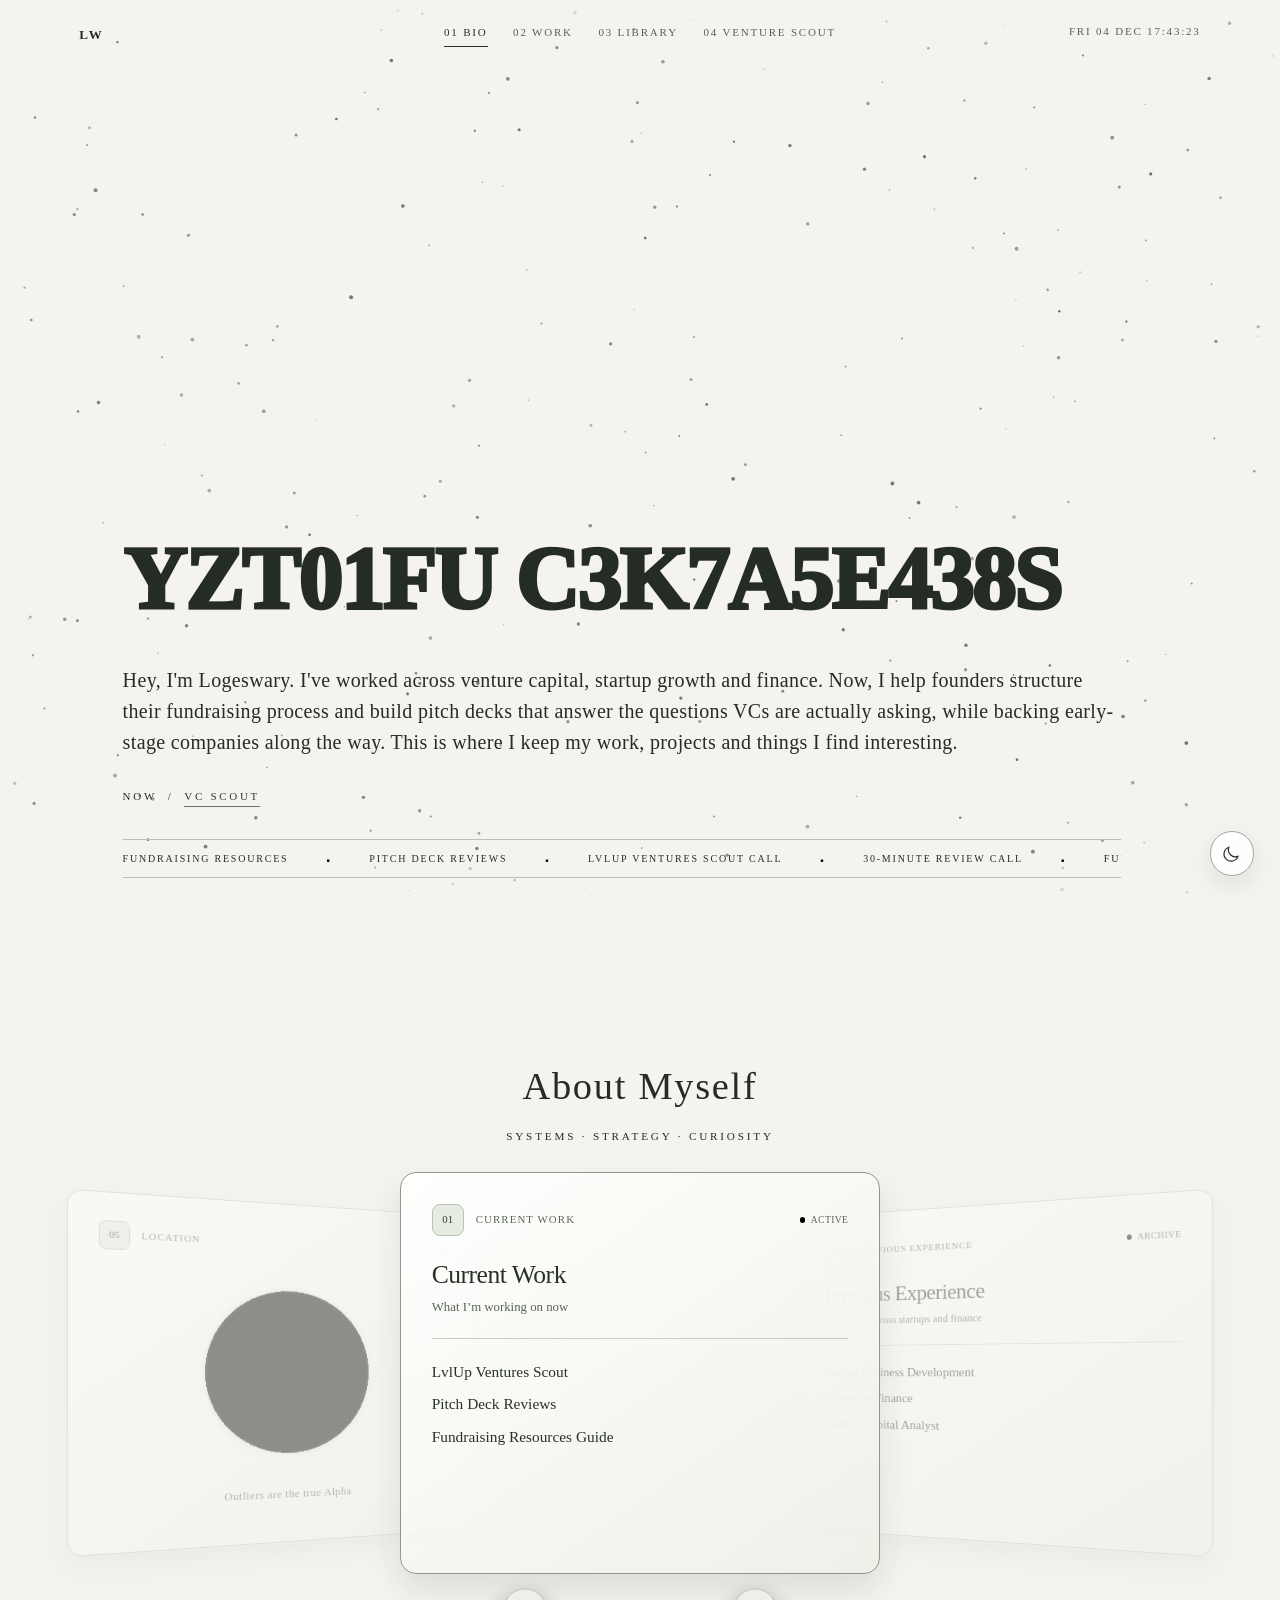
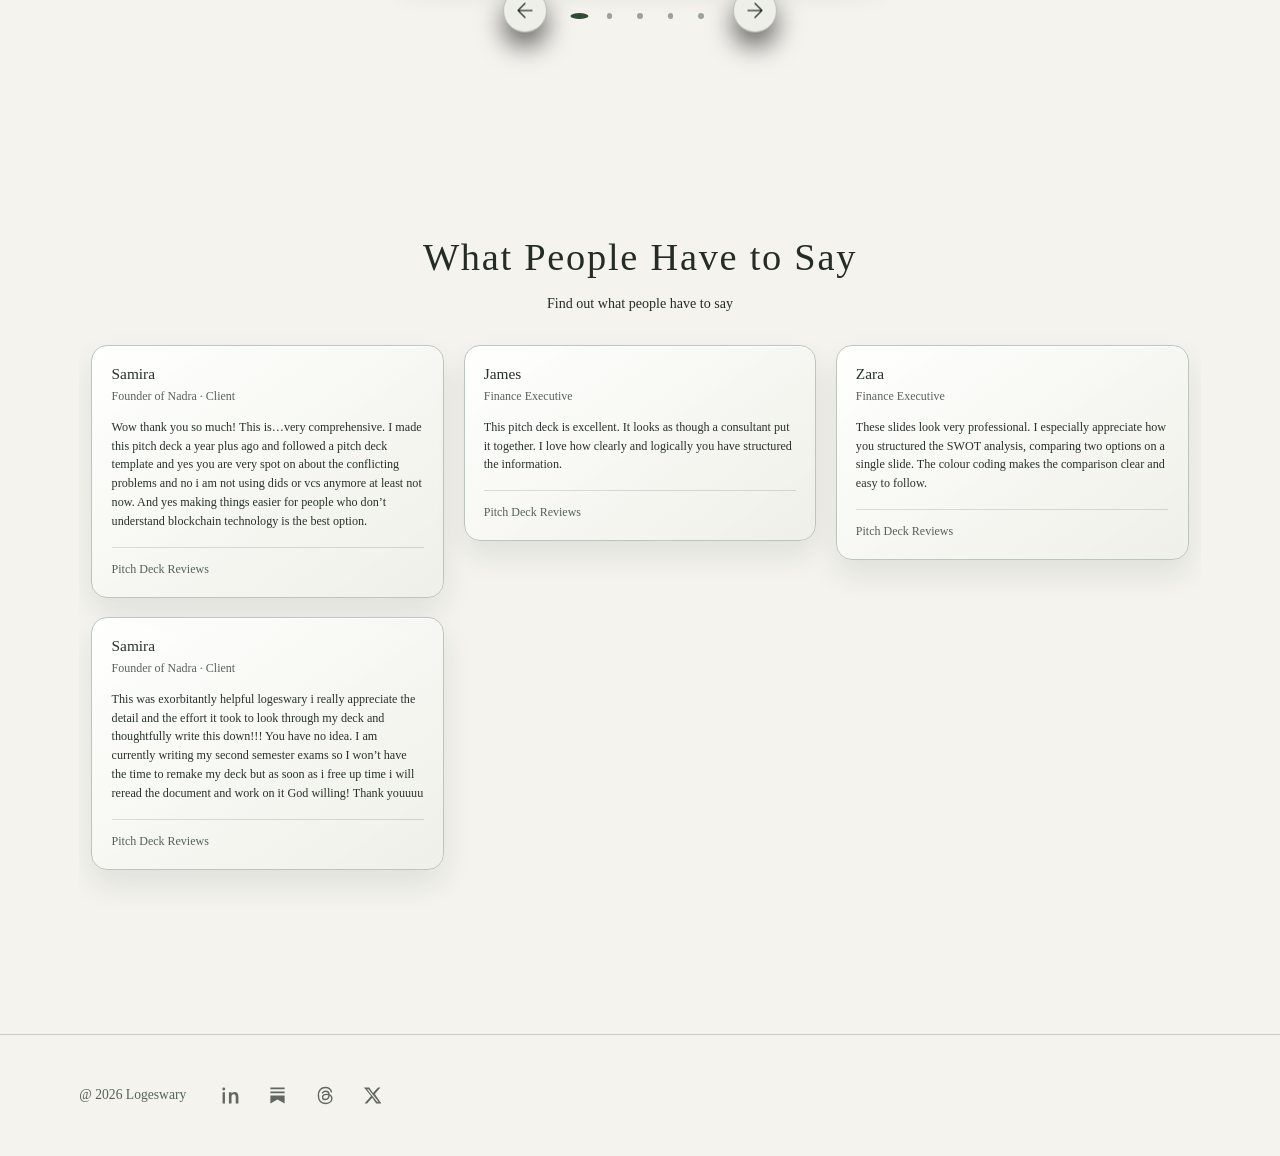
<file: index.html>
<!doctype html>
<html lang="en">
<head>
<meta charset="utf-8">
<meta name="viewport" content="width=device-width, initial-scale=1">
<title>Logeswary — Personal Website</title>
<link rel="icon" type="image/png" sizes="48x48" href="/favicon.png?v=2">
<link rel="stylesheet" href="assets/css/index-base.css">


















<noscript><style>.pixel-tiles{display:none}</style></noscript>
<noscript><style>.about-tick{opacity:1}</style></noscript>
<noscript><style>.coverflow-quote{opacity:1;transform:none}.coverflow-stage{height:auto;display:grid;gap:1rem}.coverflow-card{position:relative;left:auto;width:100%;height:auto;opacity:1;transform:none;pointer-events:auto;filter:none}.coverflow-controls{display:none}</style></noscript>
<link rel="stylesheet" href="assets/css/site-refinements.css">
<link rel="stylesheet" href="assets/css/testimonials.css"><link rel="stylesheet" href="assets/css/themes.css"><script src="assets/js/themes.js"></script><link rel="stylesheet" href="assets/css/navigation.css">
<script src="assets/js/navigation.js" defer></script>
<link rel="stylesheet" href="assets/css/refinements-v64.css">
<link rel="stylesheet" href="assets/css/footer.css">
<link rel="stylesheet" href="assets/css/ticker-loop.css">
<script src="assets/js/ticker-loop.js" defer></script>
</head>
<body class="site-root"><div class="site-background" aria-hidden="true"><canvas class="site-particles" aria-hidden="true"></canvas></div><div class="site-content"><button type="button" class="theme-toggle" aria-label="Switch to light mode" aria-pressed="false"><svg class="theme-sun" viewBox="0 0 24 24" fill="none" stroke="currentColor" stroke-width="1.5" aria-hidden="true"><circle cx="12" cy="12" r="4"/><path d="M12 2v2m0 16v2M2 12h2m16 0h2M5 5l1.5 1.5m11 11L19 19M5 19l1.5-1.5m11-11L19 5"/></svg><svg class="theme-moon" viewBox="0 0 24 24" fill="none" stroke="currentColor" stroke-width="1.5" aria-hidden="true"><path d="M20 15.5A9 9 0 0 1 8.5 4 9 9 0 1 0 20 15.5Z"/></svg></button>
<header class="site-header"><a class="brand-flip" id="brandFlip" href="index.html" aria-label="Home">
    <span class="brand-face brand-lw">LW</span>
  </a><nav class="editorial-nav" id="primaryNav" aria-label="Primary"><ul><li><a href="index.html">01 BIO</a></li><li><a href="work.html">02 WORK</a></li><li><a href="library.html">03 LIBRARY</a></li><li><a href="venture-scout.html">04 VENTURE SCOUT</a></li></ul><span class="nav-underline" aria-hidden="true"></span></nav><div class="top"><span id="clock"></span></div><button class="menu-control" type="button" aria-controls="primaryNav" aria-expanded="false">MENU</button></header><section class="hero">
  
  

  


<div class="meta" aria-hidden="true"></div>
  <div class="hero-copy-stack">
  <div class="welcome-card"><h1 class="welcome-flip" id="welcomeFlip">VENTURE SCOUT</h1></div>

  <p class="desc">Hey, I'm Logeswary. I've worked across venture capital, startup growth and finance. Now, I help founders structure their fundraising process and build pitch decks that answer the questions VCs are actually asking, while backing early-stage companies along the way. This is where I keep my work, projects and things I find interesting.</p>

  <div class="now">Now&nbsp; / &nbsp;<strong id="focus" class="dia-reveal">Writing In Public</strong></div>

  

  <div class="ticker-wrap">
    <div class="ticker">
      <span>FUNDRAISING RESOURCES</span>
      <span>PITCH DECK REVIEWS</span>
      <span>LVLUP VENTURES SCOUT CALL</span>
      <span>30-MINUTE REVIEW CALL</span>
      <span>FUNDRAISING RESOURCES</span>
      <span>PITCH DECK REVIEWS</span>
      <span>LVLUP VENTURES SCOUT CALL</span>
      <span>30-MINUTE REVIEW CALL</span>
    </div>
  </div>
  </div>
</section>

<section id="bio" class="about-coverflow" aria-label="About me"><header class="coverflow-quote"><p>About Myself</p><cite>SYSTEMS · STRATEGY · CURIOSITY</cite></header><div role="region" aria-roledescription="carousel" aria-label="About me cards"><p id="coverflow-help" class="coverflow-sr">Use arrow keys, buttons or swipe to browse.</p><div class="coverflow-stage" tabindex="0" aria-describedby="coverflow-help"><article class="coverflow-card is-active" role="group" aria-roledescription="slide" aria-label="1 of 5: Current Work" aria-hidden="false" data-card="0"><div class="coverflow-card-inner"><div class="coverflow-header"><span class="coverflow-number">01</span><span class="coverflow-label">Current Work</span><span class="coverflow-status is-live">active</span></div><h3>Current Work</h3><p class="coverflow-subtitle">What I’m working on now</p><hr class="coverflow-divider"><div class="coverflow-content"><ul><li>LvlUp Ventures Scout</li><li>Pitch Deck Reviews</li><li>Fundraising Resources Guide</li></ul></div></div></article><article class="coverflow-card is-right" role="group" aria-roledescription="slide" aria-label="2 of 5: Previous Experience" aria-hidden="true" data-card="1"><div class="coverflow-card-inner"><div class="coverflow-header"><span class="coverflow-number">02</span><span class="coverflow-label">Previous Experience</span><span class="coverflow-status ">archive</span></div><h3>Previous Experience</h3><p class="coverflow-subtitle">Experience across startups and finance</p><hr class="coverflow-divider"><div class="coverflow-content"><ul><li>Startup Business Development</li><li>Corporate Finance</li><li>Venture Capital Analyst</li></ul></div></div></article><article class="coverflow-card " role="group" aria-roledescription="slide" aria-label="3 of 5: Systems" aria-hidden="true" data-card="2"><div class="coverflow-card-inner"><div class="coverflow-header"><span class="coverflow-number">03</span><span class="coverflow-label">Systems</span><span class="coverflow-status ">mindset</span></div><h3>Systems</h3><p class="coverflow-subtitle">How I approach companies and work</p><hr class="coverflow-divider"><div class="coverflow-content"><p>I grew up playing strategy games and became slightly obsessed with understanding how individual decisions affect everything around them.</p><p>That way of thinking followed me into startups and investing. I naturally break things into moving parts, look for what drives the outcome and question what happens when one assumption changes.</p></div></div></article><article class="coverflow-card" role="group" aria-roledescription="slide" aria-label="4 of 5: After Hours" aria-hidden="true" data-card="3"><div class="coverflow-card-inner"><div class="coverflow-header"><span class="coverflow-number">04</span><span class="coverflow-label">After Hours</span><span class="coverflow-status ">personal</span></div><h3>After Hours</h3><p class="coverflow-subtitle">Curiosity beyond work</p><hr class="coverflow-divider"><div class="coverflow-content"><ul><li>Exploring new places</li><li>Building vibe coded projects</li><li><a href="https://usescalinginsights.com" target="_blank" rel="noopener noreferrer" tabindex="-1">Writing at Scaling Insights<span class="coverflow-sr"> (opens in a new tab)</span></a></li></ul></div></div></article><article class="coverflow-card is-left globe-card" role="group" aria-roledescription="slide" aria-label="5 of 5: Location" aria-hidden="true" data-card="4"><div class="coverflow-card-inner globe-card-inner"><div class="coverflow-header"><span class="coverflow-number">05</span><span class="coverflow-label">Location</span><span class="coverflow-status location-now">Now</span></div><div class="carousel-globe" aria-hidden="true"><canvas aria-hidden="true" tabindex="-1"></canvas></div><p class="location-caption">Outliers are the true Alpha</p></div></article></div><nav class="coverflow-controls" aria-label="Carousel controls"><button type="button" class="coverflow-arrow" data-prev aria-label="Previous card"><svg viewBox="0 0 24 24" width="24" height="24" fill="none" stroke="currentColor" stroke-width="1.25" stroke-linecap="round" stroke-linejoin="round" aria-hidden="true"><path d="M19 12H5m7-7-7 7 7 7"/></svg></button><div class="coverflow-dots"><button type="button" class="coverflow-dot" data-index="0" aria-label="Show Current Work, 1 of 5" aria-current="true"></button><button type="button" class="coverflow-dot" data-index="1" aria-label="Show Previous Experience, 2 of 5" ></button><button type="button" class="coverflow-dot" data-index="2" aria-label="Show Systems, 3 of 5" ></button><button type="button" class="coverflow-dot" data-index="3" aria-label="Show After Hours, 4 of 5" ></button><button type="button" class="coverflow-dot" data-index="4" aria-label="Show Location, 5 of 5"></button></div><button type="button" class="coverflow-arrow" data-next aria-label="Next card"><svg viewBox="0 0 24 24" width="24" height="24" fill="none" stroke="currentColor" stroke-width="1.25" stroke-linecap="round" stroke-linejoin="round" aria-hidden="true"><path d="M5 12h14m-7-7 7 7-7 7"/></svg></button></nav><p class="coverflow-sr" aria-live="polite" aria-atomic="true" data-announcement></p></div></section>

<section class="testimonials-section" id="testimonials" aria-labelledby="testimonials-title"><header class="testimonials-heading"><h2 id="testimonials-title">What People Have to Say</h2><p>Find out what people have to say</p></header><div class="testimonials-scroll" tabindex="0" role="region" aria-label="Testimonials" aria-describedby="testimonials-hint"><div class="testimonials-batch"><article class="testimonial-card"><h3>Samira</h3><p class="testimonial-role">Founder of Nadra · Client</p><blockquote><p>Wow thank you so much! This is…very comprehensive. I made this pitch deck a year plus ago and followed a pitch deck template and yes you are very spot on about the conflicting problems and no i am not using dids or vcs anymore at least not now. And yes making things easier for people who don’t understand blockchain technology is the best option.</p></blockquote><p class="testimonial-service">Pitch Deck Reviews</p></article><article class="testimonial-card"><h3>James</h3><p class="testimonial-role">Finance Executive</p><blockquote><p>This pitch deck is excellent. It looks as though a consultant put it together. I love how clearly and logically you have structured the information.</p></blockquote><p class="testimonial-service">Pitch Deck Reviews</p></article><article class="testimonial-card"><h3>Zara</h3><p class="testimonial-role">Finance Executive</p><blockquote><p>These slides look very professional. I especially appreciate how you structured the SWOT analysis, comparing two options on a single slide. The colour coding makes the comparison clear and easy to follow.</p></blockquote><p class="testimonial-service">Pitch Deck Reviews</p></article><article class="testimonial-card"><h3>Samira</h3><p class="testimonial-role">Founder of Nadra · Client</p><blockquote><p>This was exorbitantly helpful logeswary i really appreciate the detail and the effort it took to look through my deck and thoughtfully write this down!!! You have no idea. I am currently writing my second semester exams so I won’t have the time to remake my deck but as soon as i free up time i will reread the document and work on it God willing! Thank youuuu</p></blockquote><p class="testimonial-service">Pitch Deck Reviews</p></article></div></div><div class="testimonials-foot"><span class="coverflow-sr" id="testimonials-hint">Scroll within the cards to see more testimonials.</span></div></section>
<!-- Shared compact footer -->
<footer class="site-footer compact-footer" id="contact">
 <div class="footer-inner compact-footer-row">
  <span class="footer-copyright">@ 2026 Logeswary</span>
  <nav class="socials" aria-label="Social links"><a href="https://www.linkedin.com/in/logeswary/" target="_blank" rel="noopener noreferrer" aria-label="LinkedIn"><svg viewBox="0 0 24 24" aria-hidden="true" focusable="false"><path d="M5 8H2v14h3V8ZM3.5 2a1.8 1.8 0 1 0 0 3.6 1.8 1.8 0 0 0 0-3.6ZM22 13.5c0-4-2.1-5.8-4.9-5.8-2.2 0-3.2 1.2-3.8 2V8H10v14h3.3v-7.8c0-2.1.4-3.8 2.8-3.8 2.3 0 2.5 2.1 2.5 3.9V22H22v-8.5Z"/></svg></a>
<a href="https://substack.com/@logeswary" target="_blank" rel="noopener noreferrer" aria-label="Substack"><svg viewBox="0 0 24 24" aria-hidden="true" focusable="false"><path d="M3 2h18v2H3zm0 5h18v2H3zm0 5h18v10l-9-5-9 5Z"/></svg></a>
<a href="https://www.threads.com/" target="_blank" rel="noopener noreferrer" aria-label="Threads"><svg viewBox="0 0 24 24" aria-hidden="true" focusable="false"><path d="M19.5 7.3C18.4 3.7 15.8 2 12 2 6 2 3 5.7 3 12s3 10 9 10c4.7 0 8-2.6 8-6.2 0-3.2-2.7-5.2-6.7-5.2-3 0-5 1.5-5 3.5 0 1.8 1.5 3 3.4 3 3.2 0 4.8-2.6 4.8-6 0-3-1.5-4.5-4.2-4.5-1.8 0-3.1.6-4.1 1.9" fill="none" stroke="currentColor" stroke-width="1.8" stroke-linecap="round"/></svg></a>
<a href="https://x.com/logeswaryX" target="_blank" rel="noopener noreferrer" aria-label="X"><svg viewBox="0 0 24 24" aria-hidden="true" focusable="false"><path d="M18.9 2H22l-7.1 8.1L23.2 22h-6.5l-5.1-7.3L5.2 22H2l8.2-9.4L1.2 2h6.7l4.7 6.7L18.9 2ZM17.8 20h1.8L6.9 4H5.1l12.7 16Z"/></svg></a></nav>
 </div>
</footer>

<script>
const focuses=["Writing In Public","VC Scout","Startup Fundraising","Reviewing Pitch Decks"];
let fi=0;
setInterval(()=>{const f=document.getElementById("focus");fi=(fi+1)%focuses.length;f.textContent=focuses[fi];f.classList.remove("sweep");void f.offsetWidth;f.classList.add("sweep")},2600);

function tick(){
 const d=new Date(),days=["SUN","MON","TUE","WED","THU","FRI","SAT"],mons=["JAN","FEB","MAR","APR","MAY","JUN","JUL","AUG","SEP","OCT","NOV","DEC"],p=n=>String(n).padStart(2,"0");
 document.getElementById("clock").textContent=`${days[d.getDay()]} ${p(d.getDate())} ${mons[d.getMonth()]} ${p(d.getHours())}:${p(d.getMinutes())}:${p(d.getSeconds())}`;
}
tick(); setInterval(tick,1000);

// Availability rotation removed; the existing clock remains unchanged.

const welcomeWords=["Venture Scout","Startup Fundraising","Pitch Deck Reviews"]; let wi=0;
const hyperChars="ABCDEFGHIJKLMNOPQRSTUVWXYZ0123456789";
function hyperReveal(el,target,duration=620){
 const start=performance.now();
 function frame(now){
  const progress=Math.min(1,(now-start)/duration);
  const settled=Math.floor(progress*target.length);
  let out="";
  for(let i=0;i<target.length;i++){
   const ch=target[i];
   if(ch===" "){out+=" ";continue}
   out+=i<settled?ch:hyperChars[Math.floor(Math.random()*hyperChars.length)];
  }
  el.textContent=out;
  if(progress<1) requestAnimationFrame(frame); else el.textContent=target;
 }
 requestAnimationFrame(frame);
}
const welcomeEl=document.getElementById("welcomeFlip");
hyperReveal(welcomeEl,welcomeWords[0],700);
setInterval(()=>{wi=(wi+1)%welcomeWords.length;hyperReveal(welcomeEl,welcomeWords[wi],700)},2600);
welcomeEl.addEventListener("mouseenter",()=>hyperReveal(welcomeEl,welcomeWords[wi],520));



// Primary navigation is managed by assets/js/navigation.js.

</script>
<script src="assets/js/about-carousel.js"></script>
</div><script src="assets/js/cobe-local.js" defer></script><script src="assets/js/globe.js" defer></script><script src="assets/js/particles.js" defer></script></body>
</html>
</file>
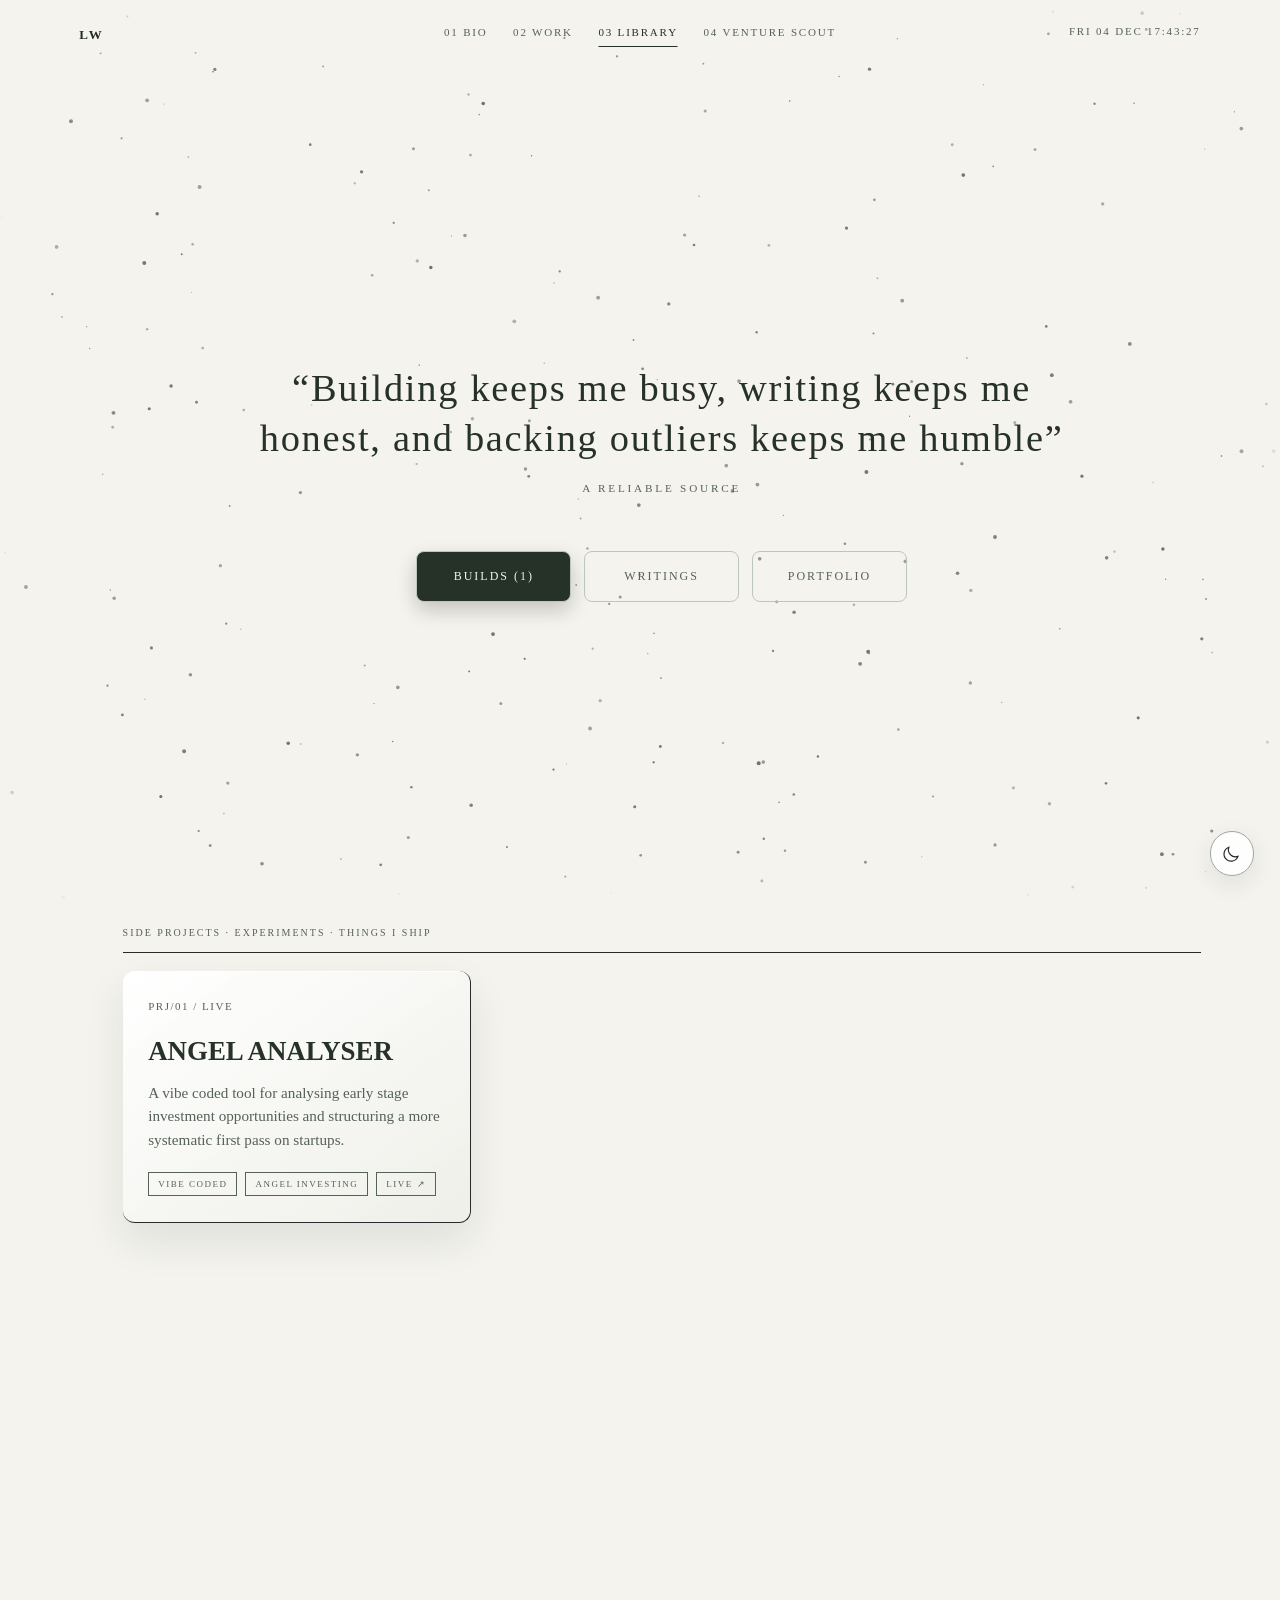
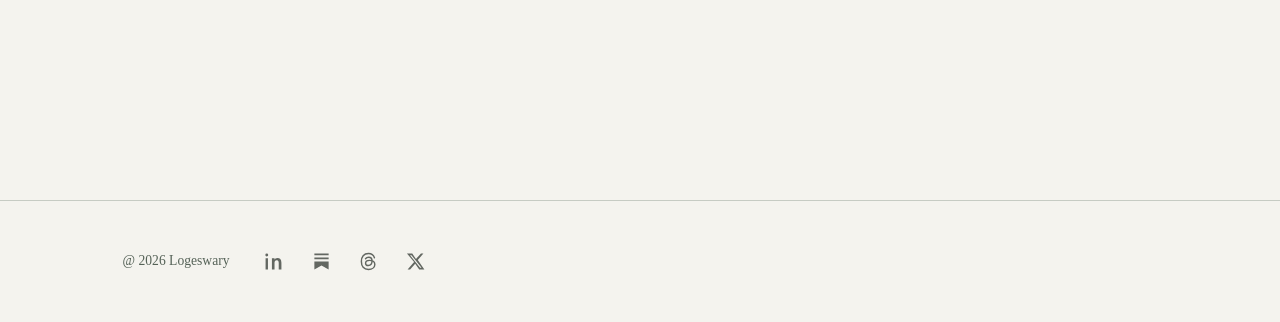
<file: library.html>
<!doctype html><html lang="en"><head><link rel="icon" type="image/png" sizes="48x48" href="/favicon.png?v=2"><meta charset="utf-8"><meta name="viewport" content="width=device-width,initial-scale=1"><title>Library — Logeswary</title><link rel="stylesheet" href="assets/css/library-base.css">


























<link rel="stylesheet" href="assets/css/site-refinements.css">
<link rel="stylesheet" href="assets/css/themes.css"><script src="assets/js/themes.js"></script><link rel="stylesheet" href="assets/css/library.css"><link rel="stylesheet" href="assets/css/navigation.css">
<script src="assets/js/navigation.js" defer></script>
<link rel="stylesheet" href="assets/css/work-layout.css">
<link rel="stylesheet" href="assets/css/refinements-v64.css">
<link rel="stylesheet" href="assets/css/library-spacing.css">
<link rel="stylesheet" href="assets/css/footer.css">
<link rel="stylesheet" href="assets/css/creative-refinements.css">
</head><body class="site-root destination-page"><div class="site-background" aria-hidden="true"><canvas class="site-particles" aria-hidden="true"></canvas></div><div class="site-content"><button type="button" class="theme-toggle" aria-label="Switch to light mode" aria-pressed="false"><svg class="theme-sun" viewBox="0 0 24 24" fill="none" stroke="currentColor" stroke-width="1.5" aria-hidden="true"><circle cx="12" cy="12" r="4"/><path d="M12 2v2m0 16v2M2 12h2m16 0h2M5 5l1.5 1.5m11 11L19 19M5 19l1.5-1.5m11-11L19 5"/></svg><svg class="theme-moon" viewBox="0 0 24 24" fill="none" stroke="currentColor" stroke-width="1.5" aria-hidden="true"><path d="M20 15.5A9 9 0 0 1 8.5 4 9 9 0 1 0 20 15.5Z"/></svg></button>
<header class="site-header"><a class="brand-flip" id="brandFlip" href="index.html" aria-label="Home">
    <span class="brand-face brand-lw">LW</span>
  </a><nav class="editorial-nav" id="primaryNav" aria-label="Primary"><ul><li><a href="index.html">01 BIO</a></li><li><a href="work.html">02 WORK</a></li><li><a href="library.html">03 LIBRARY</a></li><li><a href="venture-scout.html">04 VENTURE SCOUT</a></li></ul><span class="nav-underline" aria-hidden="true"></span></nav><div class="top"><span id="clock"></span></div><button class="menu-control" type="button" aria-controls="primaryNav" aria-expanded="false">MENU</button></header>
<section class="library-page" id="library"><div class="library-shell">
<section class="library-intro-hero" aria-labelledby="library-intro-title"><header class="library-quote"><h2 class="library-hero-title" id="library-intro-title">“Building keeps me busy, writing keeps me honest, and backing outliers keeps me humble”</h2><p>a reliable source</p></header>
<nav class="lib-tabs" aria-label="Library sections"><button class="lib-tab active" data-panel="builds">BUILDS (1)</button><button class="lib-tab" data-panel="writing">WRITINGS</button><button class="lib-tab" data-panel="portfolio">PORTFOLIO</button></nav>
</section>
<div class="library-results" aria-label="Library results">
<section class="panel active" id="builds"><div class="wire">SIDE PROJECTS · EXPERIMENTS · THINGS I SHIP</div><div class="project-grid"><a class="project" href="https://angel-analyser.lovable.app/" target="_blank" rel="noopener"><small>PRJ/01 / LIVE</small><h3>ANGEL ANALYSER</h3><p>A vibe coded tool for analysing early stage investment opportunities and structuring a more systematic first pass on startups.</p><div class="tags"><span class="tag">Vibe Coded</span><span class="tag">Angel Investing</span><span class="tag">Live ↗</span></div></a></div></section>
<section class="panel" id="writing"><div class="wire">WRITING ARCHIVE</div><div class="rows" id="writingRows"></div><p class="writing-update" id="writingUpdate" role="status"></p></section>

<section class="panel" id="portfolio"></section>
</div>
</div></section>
<dialog class="portfolio-dialog retro-access" id="portfolioDialog" aria-labelledby="accessTitle" aria-describedby="accessDescription"><div class="access-window-bar"><button type="button" class="access-close" aria-label="Close popup">×</button></div><div class="access-window-content"><div class="access-retro-grid" aria-hidden="true"><div class="access-retro-plane"></div></div><div class="access-runway" aria-hidden="true"><div class="block-runner">
<svg class="runner-body" viewBox="0 0 120 156" focusable="false" aria-hidden="true">
<ellipse class="runner-ground" cx="60" cy="146" rx="32" ry="5"/>
<g class="runner-arm runner-arm-back"><path class="block-side" d="m36 59 9-4 12 33-9 5Z"/><path class="block-mid" d="m25 64 11-5 12 34-11 5Z"/></g>
<g class="runner-leg runner-leg-back"><path class="block-dark" d="M58 94h18v38H58z"/><path class="block-side" d="m76 94 7-5v39l-7 4Z"/><path class="block-dark" d="M58 126h26v14H58z"/></g>
<g class="runner-leg runner-leg-front"><path class="block-mid" d="M41 94h18v38H41z"/><path class="block-side" d="m59 94 7-5v39l-7 4Z"/><path class="block-dark" d="M41 127h29v14H41z"/></g>
<path class="block-light" d="m35 53 39-5 8 43-39 6Z"/><path class="block-side" d="m74 48 10-7 8 43-10 7Z"/><path class="block-mid" d="m35 53 10-7 39-5-10 7Z"/>
<path class="block-dark" d="m48 68 12-2 2 12-12 2Z"/>
<g class="runner-head"><path class="block-light" d="M42 20h29v31H42z"/><path class="block-mid" d="m42 20 8-7h29l-8 7Z"/><path class="block-side" d="m71 20 8-7v31l-8 7Z"/><path class="runner-face" d="M50 31v3m12-3v3m-12 8q6 4 12 0"/></g>
<g class="runner-arm runner-arm-front"><path class="block-mid" d="m72 55 13 3-7 37-13-3Z"/><path class="block-light" d="m78 95-13-3-2 13 13 3Z"/><path class="block-side" d="m85 58 7-6-7 37-7 6Z"/></g>
</svg></div></div><h3 id="accessTitle" class="comic-access"><span>ACCESS</span><span>DENIED</span></h3><p id="accessDescription">You have wandered somewhere you should not be. I admire the curiosity</p></div></dialog>

<!-- Shared compact footer -->
<footer class="site-footer compact-footer" id="contact">
 <div class="footer-inner compact-footer-row">
  <span class="footer-copyright">@ 2026 Logeswary</span>
  <nav class="socials" aria-label="Social links"><a href="https://www.linkedin.com/in/logeswary/" target="_blank" rel="noopener noreferrer" aria-label="LinkedIn"><svg viewBox="0 0 24 24" aria-hidden="true" focusable="false"><path d="M5 8H2v14h3V8ZM3.5 2a1.8 1.8 0 1 0 0 3.6 1.8 1.8 0 0 0 0-3.6ZM22 13.5c0-4-2.1-5.8-4.9-5.8-2.2 0-3.2 1.2-3.8 2V8H10v14h3.3v-7.8c0-2.1.4-3.8 2.8-3.8 2.3 0 2.5 2.1 2.5 3.9V22H22v-8.5Z"/></svg></a>
<a href="https://substack.com/@logeswary" target="_blank" rel="noopener noreferrer" aria-label="Substack"><svg viewBox="0 0 24 24" aria-hidden="true" focusable="false"><path d="M3 2h18v2H3zm0 5h18v2H3zm0 5h18v10l-9-5-9 5Z"/></svg></a>
<a href="https://www.threads.com/" target="_blank" rel="noopener noreferrer" aria-label="Threads"><svg viewBox="0 0 24 24" aria-hidden="true" focusable="false"><path d="M19.5 7.3C18.4 3.7 15.8 2 12 2 6 2 3 5.7 3 12s3 10 9 10c4.7 0 8-2.6 8-6.2 0-3.2-2.7-5.2-6.7-5.2-3 0-5 1.5-5 3.5 0 1.8 1.5 3 3.4 3 3.2 0 4.8-2.6 4.8-6 0-3-1.5-4.5-4.2-4.5-1.8 0-3.1.6-4.1 1.9" fill="none" stroke="currentColor" stroke-width="1.8" stroke-linecap="round"/></svg></a>
<a href="https://x.com/logeswaryX" target="_blank" rel="noopener noreferrer" aria-label="X"><svg viewBox="0 0 24 24" aria-hidden="true" focusable="false"><path d="M18.9 2H22l-7.1 8.1L23.2 22h-6.5l-5.1-7.3L5.2 22H2l8.2-9.4L1.2 2h6.7l4.7 6.7L18.9 2ZM17.8 20h1.8L6.9 4H5.1l12.7 16Z"/></svg></a></nav>
 </div>
</footer>


<script>
function tick(){
 const d=new Date(),days=["SUN","MON","TUE","WED","THU","FRI","SAT"],mons=["JAN","FEB","MAR","APR","MAY","JUN","JUL","AUG","SEP","OCT","NOV","DEC"],p=n=>String(n).padStart(2,"0");
 document.getElementById("clock").textContent=`${days[d.getDay()]} ${p(d.getDate())} ${mons[d.getMonth()]} ${p(d.getHours())}:${p(d.getMinutes())}:${p(d.getSeconds())}`;
}
tick(); setInterval(tick,1000);

// Availability rotation removed; the existing clock remains unchanged.

// Primary navigation is managed by assets/js/navigation.js.

</script>

</div><script src="assets/js/particles.js" defer></script><script src="assets/js/writings-data.js"></script><script src="assets/js/library.js"></script></body></html>
</file>
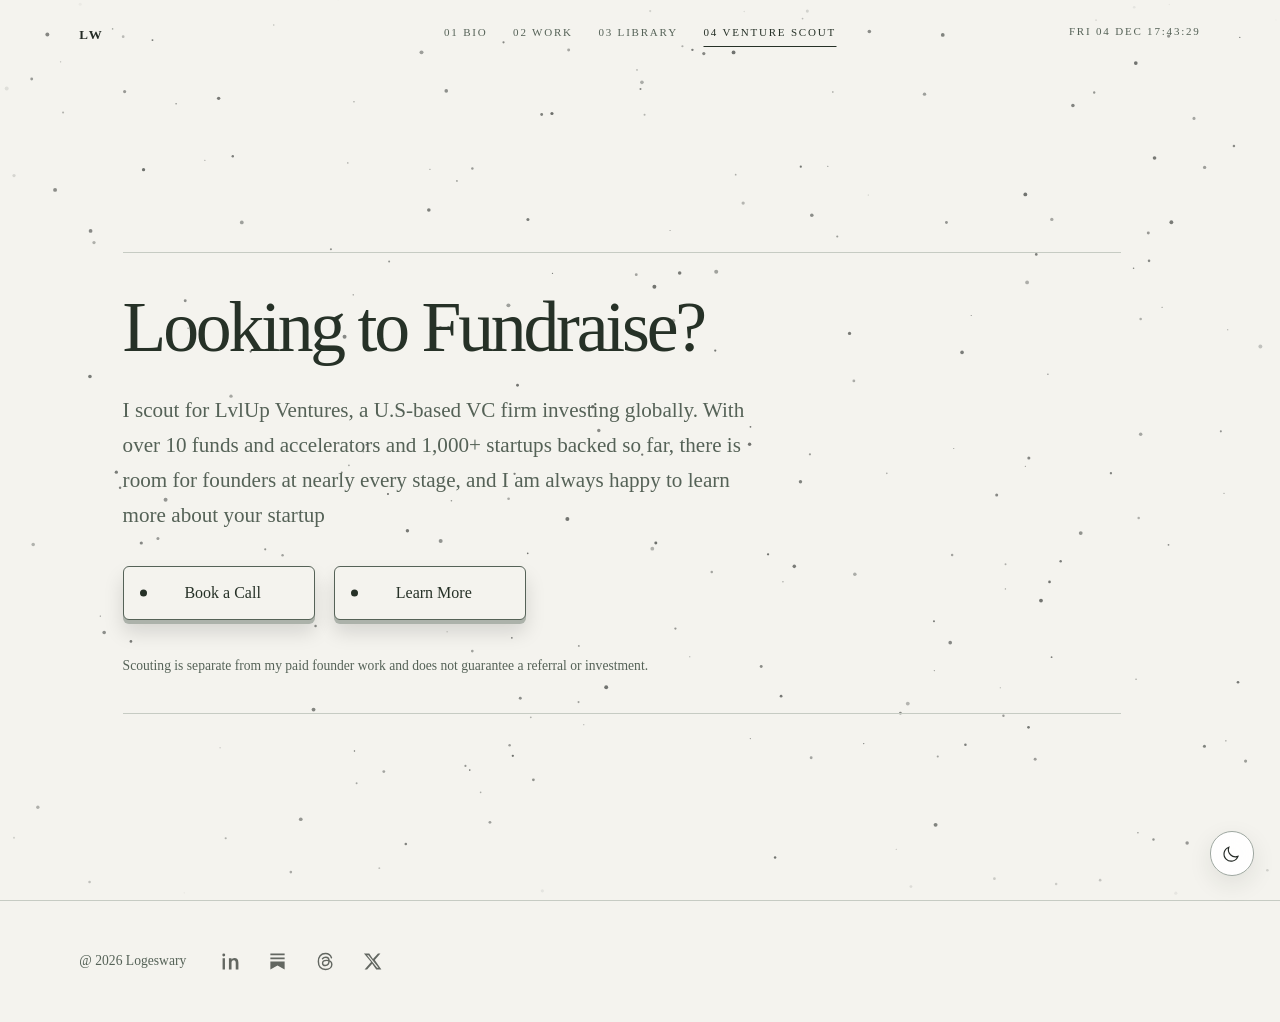
<file: venture-scout.html>
<!doctype html>
<html lang="en">
<head>
<meta charset="utf-8">
<meta name="viewport" content="width=device-width, initial-scale=1">
<title>Venture Scout — Logeswary</title>
<link rel="icon" type="image/png" sizes="48x48" href="/favicon.png?v=2">
<link rel="stylesheet" href="assets/css/venture-scout-base.css">



























<link rel="stylesheet" href="assets/css/site-refinements.css">
<link rel="stylesheet" href="assets/css/themes.css"><script src="assets/js/themes.js"></script><link rel="stylesheet" href="assets/css/work-layout.css">
<link rel="stylesheet" href="assets/css/navigation.css">
<script src="assets/js/navigation.js" defer></script>
<link rel="stylesheet" href="assets/css/refinements-v64.css">
<link rel="stylesheet" href="assets/css/scout-fundraising.css">
<link rel="stylesheet" href="assets/css/footer.css">
</head>
<body class="site-root destination-page"><div class="site-background" aria-hidden="true"><canvas class="site-particles" aria-hidden="true"></canvas></div><div class="site-content"><button type="button" class="theme-toggle" aria-label="Switch to light mode" aria-pressed="false"><svg class="theme-sun" viewBox="0 0 24 24" fill="none" stroke="currentColor" stroke-width="1.5" aria-hidden="true"><circle cx="12" cy="12" r="4"/><path d="M12 2v2m0 16v2M2 12h2m16 0h2M5 5l1.5 1.5m11 11L19 19M5 19l1.5-1.5m11-11L19 5"/></svg><svg class="theme-moon" viewBox="0 0 24 24" fill="none" stroke="currentColor" stroke-width="1.5" aria-hidden="true"><path d="M20 15.5A9 9 0 0 1 8.5 4 9 9 0 1 0 20 15.5Z"/></svg></button>
<header class="site-header"><a class="brand-flip" id="brandFlip" href="index.html" aria-label="Home">
    <span class="brand-face brand-lw">LW</span>
  </a><nav class="editorial-nav" id="primaryNav" aria-label="Primary"><ul><li><a href="index.html">01 BIO</a></li><li><a href="work.html">02 WORK</a></li><li><a href="library.html">03 LIBRARY</a></li><li><a href="venture-scout.html">04 VENTURE SCOUT</a></li></ul><span class="nav-underline" aria-hidden="true"></span></nav><div class="top"><span id="clock"></span></div><button class="menu-control" type="button" aria-controls="primaryNav" aria-expanded="false">MENU</button></header>


<!-- VENTURE SCOUT — FUNDRAISING INTRODUCTION -->
<section class="scout-fundraising hero-grid-shell" aria-labelledby="scout-title"><div class="hero-content-grid"><div class="scout-fundraising-copy"><h1 id="scout-title">Looking to Fundraise?</h1><p class="scout-fundraising-description">I scout for LvlUp Ventures, a U.S-based VC firm investing globally. With over 10 funds and accelerators and 1,000+ startups backed so far, there is room for founders at nearly every stage, and I am always happy to learn more about your startup</p><div class="scout-fundraising-actions"><a class="scout-hover-button" href="https://calendar.app.google/4bBhjtLKyBm9j6bx7" target="_blank" rel="noopener noreferrer"><span class="scout-hover-label">Book a Call</span><span class="scout-hover-layer" aria-hidden="true">Book a Call <span>→</span></span></a><a class="scout-hover-button" href="https://www.lvlup.vc/" target="_blank" rel="noopener noreferrer"><span class="scout-hover-label">Learn More</span><span class="scout-hover-layer" aria-hidden="true">Learn More <span>→</span></span></a></div><p class="scout-fundraising-note">Scouting is separate from my paid founder work and does not guarantee a referral or investment.</p></div></div></section>

<!-- Shared compact footer -->
<footer class="site-footer compact-footer" id="contact">
 <div class="footer-inner compact-footer-row">
  <span class="footer-copyright">@ 2026 Logeswary</span>
  <nav class="socials" aria-label="Social links"><a href="https://www.linkedin.com/in/logeswary/" target="_blank" rel="noopener noreferrer" aria-label="LinkedIn"><svg viewBox="0 0 24 24" aria-hidden="true" focusable="false"><path d="M5 8H2v14h3V8ZM3.5 2a1.8 1.8 0 1 0 0 3.6 1.8 1.8 0 0 0 0-3.6ZM22 13.5c0-4-2.1-5.8-4.9-5.8-2.2 0-3.2 1.2-3.8 2V8H10v14h3.3v-7.8c0-2.1.4-3.8 2.8-3.8 2.3 0 2.5 2.1 2.5 3.9V22H22v-8.5Z"/></svg></a>
<a href="https://substack.com/@logeswary" target="_blank" rel="noopener noreferrer" aria-label="Substack"><svg viewBox="0 0 24 24" aria-hidden="true" focusable="false"><path d="M3 2h18v2H3zm0 5h18v2H3zm0 5h18v10l-9-5-9 5Z"/></svg></a>
<a href="https://www.threads.com/" target="_blank" rel="noopener noreferrer" aria-label="Threads"><svg viewBox="0 0 24 24" aria-hidden="true" focusable="false"><path d="M19.5 7.3C18.4 3.7 15.8 2 12 2 6 2 3 5.7 3 12s3 10 9 10c4.7 0 8-2.6 8-6.2 0-3.2-2.7-5.2-6.7-5.2-3 0-5 1.5-5 3.5 0 1.8 1.5 3 3.4 3 3.2 0 4.8-2.6 4.8-6 0-3-1.5-4.5-4.2-4.5-1.8 0-3.1.6-4.1 1.9" fill="none" stroke="currentColor" stroke-width="1.8" stroke-linecap="round"/></svg></a>
<a href="https://x.com/logeswaryX" target="_blank" rel="noopener noreferrer" aria-label="X"><svg viewBox="0 0 24 24" aria-hidden="true" focusable="false"><path d="M18.9 2H22l-7.1 8.1L23.2 22h-6.5l-5.1-7.3L5.2 22H2l8.2-9.4L1.2 2h6.7l4.7 6.7L18.9 2ZM17.8 20h1.8L6.9 4H5.1l12.7 16Z"/></svg></a></nav>
 </div>
</footer>

<script>
function tick(){
 const d=new Date(),days=["SUN","MON","TUE","WED","THU","FRI","SAT"],mons=["JAN","FEB","MAR","APR","MAY","JUN","JUL","AUG","SEP","OCT","NOV","DEC"],p=n=>String(n).padStart(2,"0");
 document.getElementById("clock").textContent=`${days[d.getDay()]} ${p(d.getDate())} ${mons[d.getMonth()]} ${p(d.getHours())}:${p(d.getMinutes())}:${p(d.getSeconds())}`;
}
tick(); setInterval(tick,1000);

// Availability rotation removed; the existing clock remains unchanged.

// Primary navigation is managed by assets/js/navigation.js.

</script>
</div><script src="assets/js/particles.js" defer></script>
</body>
</html>
</file>
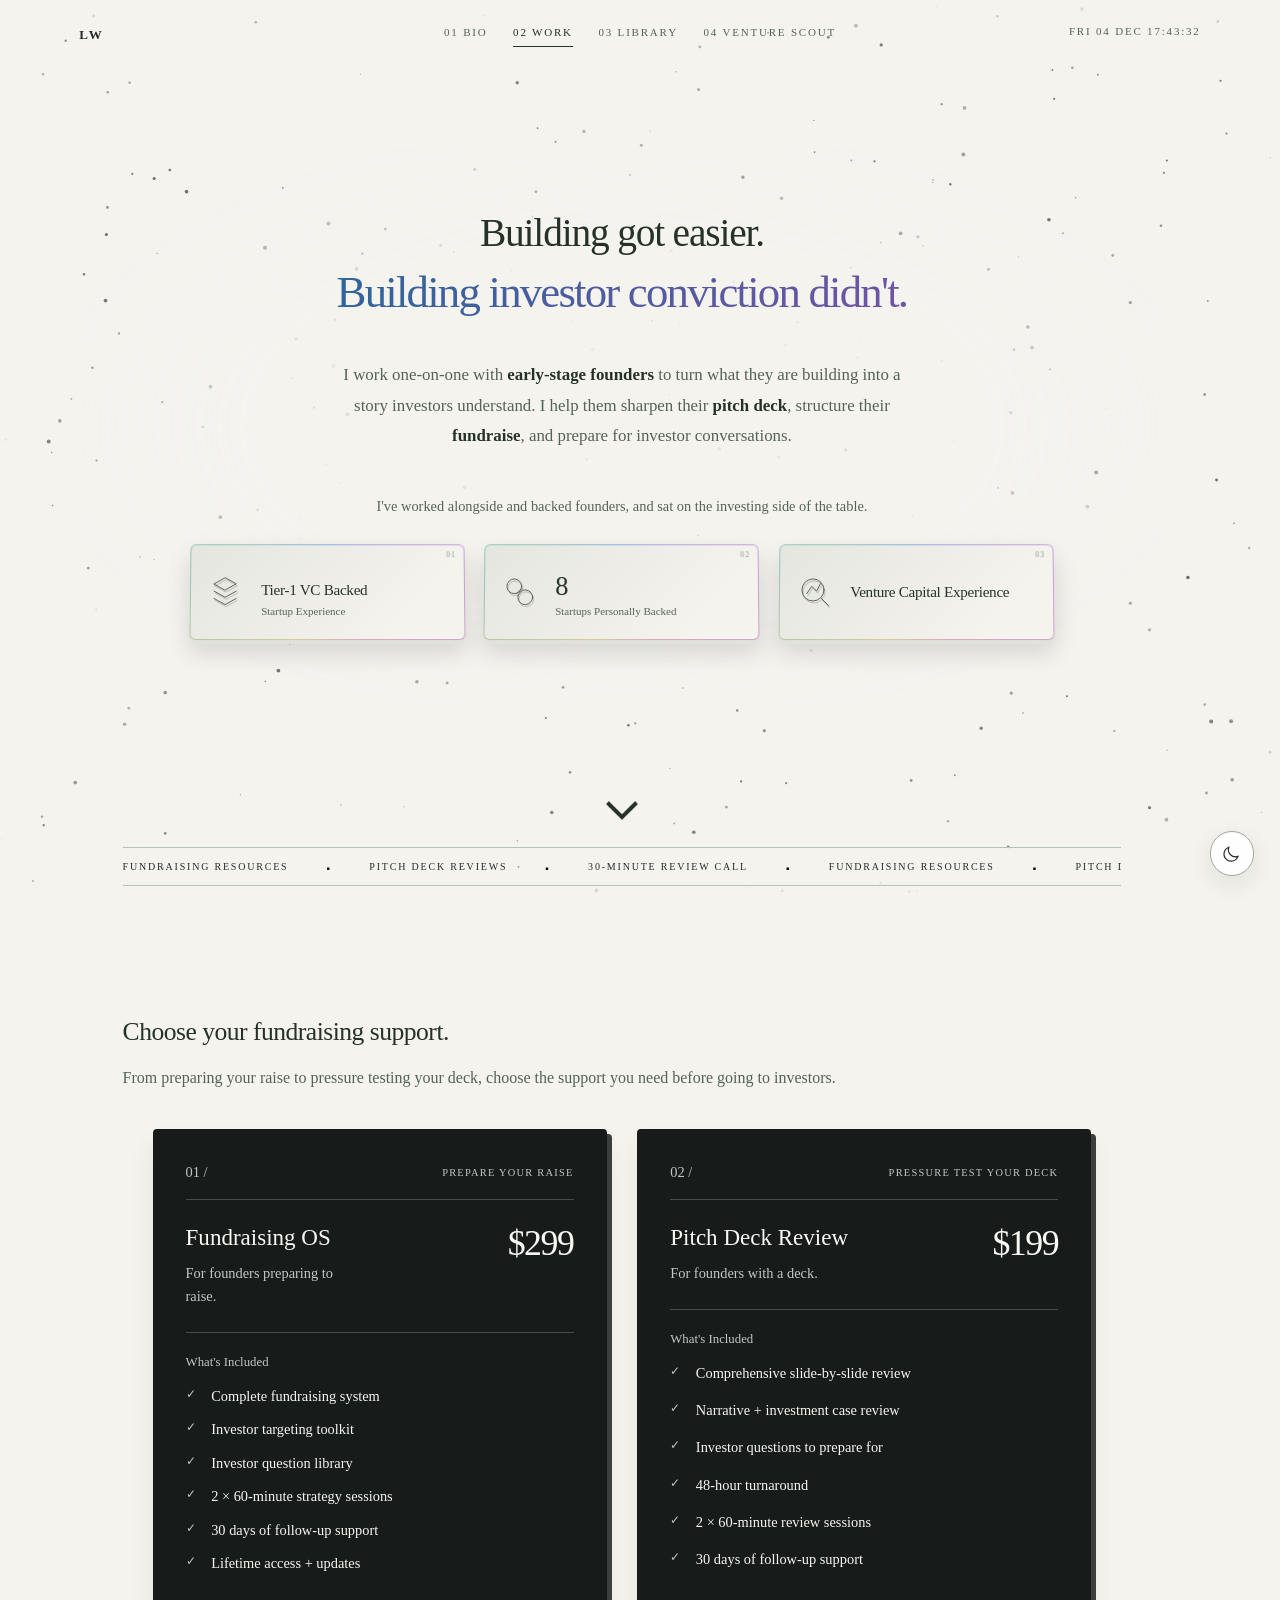
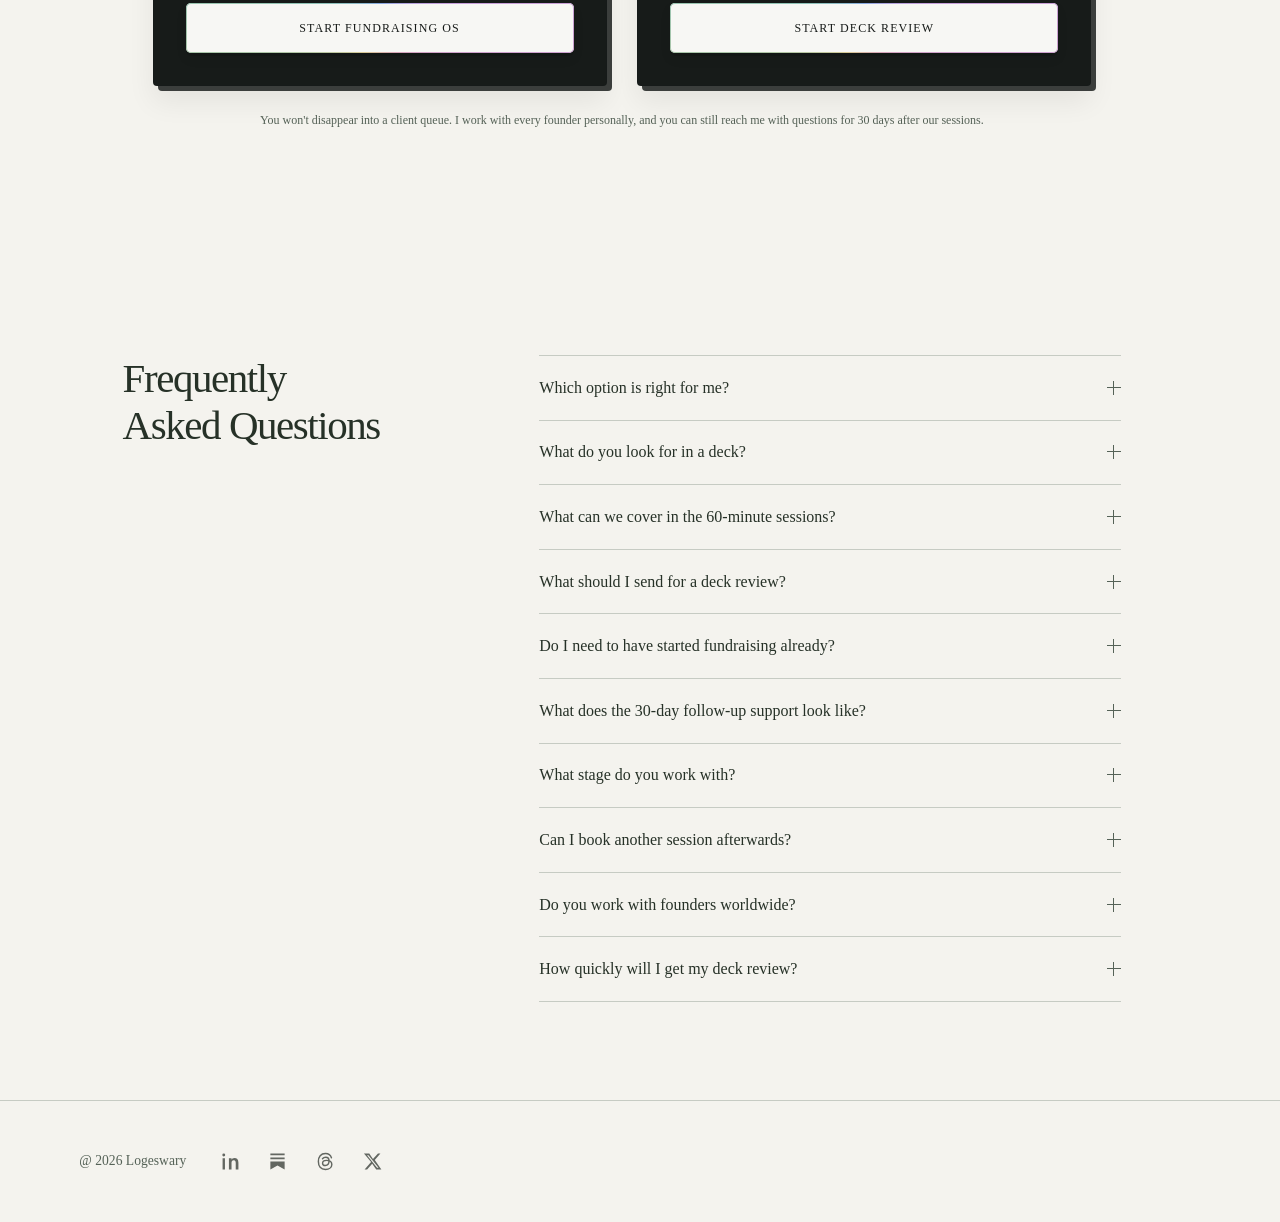
<file: work.html>
<!doctype html>
<html lang="en">
<head>
<meta charset="utf-8">
<meta name="viewport" content="width=device-width, initial-scale=1">
<title>Logeswary — Personal Website</title>
<link rel="icon" type="image/png" sizes="48x48" href="/favicon.png?v=2">
<link rel="stylesheet" href="assets/css/work-base.css">



























<link rel="stylesheet" href="assets/css/site-refinements.css">
<link rel="stylesheet" href="assets/css/themes.css"><script src="assets/js/themes.js"></script><link rel="stylesheet" href="assets/css/work-layout.css">
<link rel="stylesheet" href="assets/css/scout-fundraising.css"><link rel="stylesheet" href="assets/css/work-hero.css"><link rel="stylesheet" href="assets/css/work-faq.css"><script src="assets/js/work-faq.js" defer></script>


<link rel="stylesheet" href="assets/css/navigation.css">
<script src="assets/js/navigation.js" defer></script>
<link rel="stylesheet" href="assets/css/refinements-v64.css">
<link rel="stylesheet" href="assets/css/footer.css">
<link rel="stylesheet" href="assets/css/work-pricing.css">
<script src="assets/js/work-services-config.js" defer></script>
<script src="assets/js/work-pricing.js" defer></script>
<link rel="stylesheet" href="assets/css/ticker-loop.css">
<script src="assets/js/ticker-loop.js" defer></script>
<link rel="stylesheet" href="assets/css/creative-refinements.css">
</head>
<body class="site-root destination-page"><div class="site-background" aria-hidden="true"><canvas class="site-particles" aria-hidden="true"></canvas></div><div class="site-content"><button type="button" class="theme-toggle" aria-label="Switch to light mode" aria-pressed="false"><svg class="theme-sun" viewBox="0 0 24 24" fill="none" stroke="currentColor" stroke-width="1.5" aria-hidden="true"><circle cx="12" cy="12" r="4"/><path d="M12 2v2m0 16v2M2 12h2m16 0h2M5 5l1.5 1.5m11 11L19 19M5 19l1.5-1.5m11-11L19 5"/></svg><svg class="theme-moon" viewBox="0 0 24 24" fill="none" stroke="currentColor" stroke-width="1.5" aria-hidden="true"><path d="M20 15.5A9 9 0 0 1 8.5 4 9 9 0 1 0 20 15.5Z"/></svg></button>
<header class="site-header"><a class="brand-flip" id="brandFlip" href="index.html" aria-label="Home">
    <span class="brand-face brand-lw">LW</span>
  </a><nav class="editorial-nav" id="primaryNav" aria-label="Primary"><ul><li><a href="index.html">01 BIO</a></li><li><a href="work.html">02 WORK</a></li><li><a href="library.html">03 LIBRARY</a></li><li><a href="venture-scout.html">04 VENTURE SCOUT</a></li></ul><span class="nav-underline" aria-hidden="true"></span></nav><div class="top"><span id="clock"></span></div><button class="menu-control" type="button" aria-controls="primaryNav" aria-expanded="false">MENU</button></header>




<!-- WORK PAGE — PROBLEM-LED HERO -->
<section id="work" class="work-problem-hero hero-grid-shell" aria-labelledby="work-headline">
 <div class="hero-content-grid">
  <div class="work-hero-copy">
   <h1 id="work-headline"><span class="work-title-line">Building got easier.</span><span class="work-title-line work-aurora">Building investor conviction didn't.</span></h1>
   <p class="work-hero-description">I work one-on-one with <strong>early-stage founders</strong> to turn what they are building into a story investors understand. I help them sharpen their <strong>pitch deck</strong>, structure their <strong>fundraise</strong>, and prepare for investor conversations.</p>
   <section class="work-credibility" aria-labelledby="work-why"><h2 id="work-why">I've worked alongside and backed founders, and sat on the investing side of the table.</h2><ul class="work-proof-grid"><li><span class="proof-index" aria-hidden="true">01</span><svg class="proof-mark" viewBox="0 0 30 30" aria-hidden="true"><path d="m5 8 9-5 9 5-9 5Z M5 14l9 5 9-5 M5 20l9 5 9-5"/></svg><span class="work-proof-title">Tier-1 VC Backed</span><span class="work-proof-subtitle">Startup Experience</span></li><li><span class="proof-index" aria-hidden="true">02</span><svg class="proof-mark" viewBox="0 0 30 30" aria-hidden="true"><circle cx="10" cy="10" r="6"/><circle cx="19" cy="19" r="6"/><path d="m12 16 4-4"/></svg><span class="work-proof-title">8</span><span class="work-proof-subtitle">Startups Personally Backed</span></li><li><span class="proof-index" aria-hidden="true">03</span><svg class="proof-mark" viewBox="0 0 30 30" aria-hidden="true"><circle cx="13" cy="13" r="9"/><path d="m20 20 6 6 M8 16l4-6 4 4 3-6"/></svg><span class="work-proof-title">Venture Capital Experience</span></li></ul></section>
   
  </div>
  <a class="work-down-arrow" href="#work-pricing" aria-label="Explore fundraising support"><svg viewBox="0 0 48 32" width="48" height="32" aria-hidden="true"><path d="m9 8 15 15L39 8"/></svg></a>
  <div class="ticker-wrap"><div class="ticker"><span>FUNDRAISING RESOURCES</span><span>PITCH DECK REVIEWS</span><span>30-MINUTE REVIEW CALL</span><span>FUNDRAISING RESOURCES</span><span>PITCH DECK REVIEWS</span><span>30-MINUTE REVIEW CALL</span></div></div>
 </div>
</section>

<!-- WORK PAGE — FAQ START -->
<!-- =========================================
     WORK PAGE — FUNDRAISING SUPPORT START
========================================= -->
<section class="work-pricing hero-grid-shell" id="work-pricing" aria-labelledby="work-pricing-title">
 <div class="hero-content-grid">
  <header class="pricing-intro"><h2 id="work-pricing-title">Choose your fundraising support.</h2><p>From preparing your raise to pressure testing your deck, choose the support you need before going to investors.</p></header>
  <div class="fundraising-plans"><article class="fundraising-plan" aria-labelledby="plan-fundraisingOS">
 <div class="plan-index"><span>01 /</span><span>PREPARE YOUR RAISE</span></div><div class="plan-heading-row"><header><h3 id="plan-fundraisingOS">Fundraising OS</h3><p class="plan-summary">For founders preparing to raise.</p></header>
 <p class="plan-price"><span data-plan-price="fundraisingOS">$299</span></p></div>
 
 <h4 class="plan-includes-heading">What's Included</h4><ul class="plan-includes"><li><span aria-hidden="true">✓</span><span>Complete fundraising system</span></li><li><span aria-hidden="true">✓</span><span>Investor targeting toolkit</span></li><li><span aria-hidden="true">✓</span><span>Investor question library</span></li><li><span aria-hidden="true">✓</span><span>2 × 60-minute strategy sessions</span></li><li><span aria-hidden="true">✓</span><span>30 days of follow-up support</span></li><li><span aria-hidden="true">✓</span><span>Lifetime access + updates</span></li></ul><button type="button" class="support-rainbow plan-purchase" data-payment="fundraisingOS"><span>START FUNDRAISING OS</span></button></article><article class="fundraising-plan" aria-labelledby="plan-deckReview">
 <div class="plan-index"><span>02 /</span><span>PRESSURE TEST YOUR DECK</span></div><div class="plan-heading-row"><header><h3 id="plan-deckReview">Pitch Deck Review</h3><p class="plan-summary">For founders with a deck.</p></header>
 <p class="plan-price"><span data-plan-price="deckReview">$199</span></p></div>
 
 <h4 class="plan-includes-heading">What's Included</h4><ul class="plan-includes"><li><span aria-hidden="true">✓</span><span>Comprehensive slide-by-slide review</span></li><li><span aria-hidden="true">✓</span><span>Narrative + investment case review</span></li><li><span aria-hidden="true">✓</span><span>Investor questions to prepare for</span></li><li><span aria-hidden="true">✓</span><span>48-hour turnaround</span></li><li><span aria-hidden="true">✓</span><span>2 × 60-minute review sessions</span></li><li><span aria-hidden="true">✓</span><span>30 days of follow-up support</span></li></ul><button type="button" class="support-rainbow plan-purchase" data-payment="deckReview"><span>START DECK REVIEW</span></button></article></div>
 <p class="pricing-personal-note">You won't disappear into a client queue. I work with every founder personally, and you can still reach me with questions for 30 days after our sessions.</p>
 </div>
</section>
<dialog class="checkout-notice" id="checkout-notice" aria-labelledby="checkout-notice-title"><h2 id="checkout-notice-title">Checkout is coming soon.</h2><p>Online payment is not available yet. Please check back soon.</p><form method="dialog"><button type="submit">Close</button></form></dialog>
<!-- =========================================
     WORK PAGE — FUNDRAISING SUPPORT END
========================================= -->
<section class="work-faq hero-grid-shell" id="work-faq" aria-labelledby="work-faq-title">
 <div class="hero-content-grid work-faq-layout">
  <header class="work-faq-heading"><h2 id="work-faq-title">Frequently Asked Questions</h2></header>
  <div class="work-faq-list"><details class="work-faq-item" name="work-faq"><summary>Which option is right for me?<span class="work-faq-symbol" aria-hidden="true"></span></summary><div class="work-faq-answer"><p>Preparing for a raise and want help structuring the process? Go with the Fundraising OS. Already have a deck and want it pressure tested? Go with the Pitch Deck Review.</p></div></details>
<details class="work-faq-item" name="work-faq"><summary>What do you look for in a deck?<span class="work-faq-symbol" aria-hidden="true"></span></summary><div class="work-faq-answer"><p>The story, market, traction, business model, numbers, assumptions and what&#x27;s missing. I look at it through the questions an investor is likely to ask, not just how the slides look.</p></div></details>
<details class="work-faq-item" name="work-faq"><summary>What can we cover in the 60-minute sessions?<span class="work-faq-symbol" aria-hidden="true"></span></summary><div class="work-faq-answer"><p>Whatever needs the most attention. That could be your fundraising approach, investor targeting, deck, metrics, investor questions or something you&#x27;re currently stuck on.</p></div></details>
<details class="work-faq-item" name="work-faq"><summary>What should I send for a deck review?<span class="work-faq-symbol" aria-hidden="true"></span></summary><div class="work-faq-answer"><p>The deck you&#x27;d actually send to an investor. Don&#x27;t polish it for me first. I&#x27;d rather see where it genuinely stands.</p></div></details>
<details class="work-faq-item" name="work-faq"><summary>Do I need to have started fundraising already?<span class="work-faq-symbol" aria-hidden="true"></span></summary><div class="work-faq-answer"><p>No. You can come in before you&#x27;ve spoken to investors or while you&#x27;re already raising. We&#x27;ll work from wherever you are in the process.</p></div></details>
<details class="work-faq-item" name="work-faq"><summary>What does the 30-day follow-up support look like?<span class="work-faq-symbol" aria-hidden="true"></span></summary><div class="work-faq-answer"><p>You&#x27;ll be able to come back with questions as you put things into practice. The idea is that our work doesn&#x27;t suddenly end when the last call does.</p></div></details>
<details class="work-faq-item" name="work-faq"><summary>What stage do you work with?<span class="work-faq-symbol" aria-hidden="true"></span></summary><div class="work-faq-answer"><p>Mostly early-stage founders with something real to work with, whether that&#x27;s a product, early traction, customers or meaningful market validation.</p></div></details>
<details class="work-faq-item" name="work-faq"><summary>Can I book another session afterwards?<span class="work-faq-symbol" aria-hidden="true"></span></summary><div class="work-faq-answer"><p>Yes. If you need more time after the included sessions and follow-up period, you can book another session separately.</p></div></details>
<details class="work-faq-item" name="work-faq"><summary>Do you work with founders worldwide?<span class="work-faq-symbol" aria-hidden="true"></span></summary><div class="work-faq-answer"><p>Yes. Where you&#x27;re based doesn&#x27;t really matter. Everything is remote, and we&#x27;ll find a time that works across our time zones.</p></div></details>
<details class="work-faq-item" name="work-faq"><summary>How quickly will I get my deck review?<span class="work-faq-symbol" aria-hidden="true"></span></summary><div class="work-faq-answer"><p>You&#x27;ll receive the completed review within 48 hours of submitting your deck. Once it&#x27;s ready, we&#x27;ll use the two review sessions to work through the feedback and any questions.</p></div></details>
</div>
 </div>
</section>
<!-- WORK PAGE — FAQ END -->

<!-- Shared compact footer -->
<footer class="site-footer compact-footer" id="contact">
 <div class="footer-inner compact-footer-row">
  <span class="footer-copyright">@ 2026 Logeswary</span>
  <nav class="socials" aria-label="Social links"><a href="https://www.linkedin.com/in/logeswary/" target="_blank" rel="noopener noreferrer" aria-label="LinkedIn"><svg viewBox="0 0 24 24" aria-hidden="true" focusable="false"><path d="M5 8H2v14h3V8ZM3.5 2a1.8 1.8 0 1 0 0 3.6 1.8 1.8 0 0 0 0-3.6ZM22 13.5c0-4-2.1-5.8-4.9-5.8-2.2 0-3.2 1.2-3.8 2V8H10v14h3.3v-7.8c0-2.1.4-3.8 2.8-3.8 2.3 0 2.5 2.1 2.5 3.9V22H22v-8.5Z"/></svg></a>
<a href="https://substack.com/@logeswary" target="_blank" rel="noopener noreferrer" aria-label="Substack"><svg viewBox="0 0 24 24" aria-hidden="true" focusable="false"><path d="M3 2h18v2H3zm0 5h18v2H3zm0 5h18v10l-9-5-9 5Z"/></svg></a>
<a href="https://www.threads.com/" target="_blank" rel="noopener noreferrer" aria-label="Threads"><svg viewBox="0 0 24 24" aria-hidden="true" focusable="false"><path d="M19.5 7.3C18.4 3.7 15.8 2 12 2 6 2 3 5.7 3 12s3 10 9 10c4.7 0 8-2.6 8-6.2 0-3.2-2.7-5.2-6.7-5.2-3 0-5 1.5-5 3.5 0 1.8 1.5 3 3.4 3 3.2 0 4.8-2.6 4.8-6 0-3-1.5-4.5-4.2-4.5-1.8 0-3.1.6-4.1 1.9" fill="none" stroke="currentColor" stroke-width="1.8" stroke-linecap="round"/></svg></a>
<a href="https://x.com/logeswaryX" target="_blank" rel="noopener noreferrer" aria-label="X"><svg viewBox="0 0 24 24" aria-hidden="true" focusable="false"><path d="M18.9 2H22l-7.1 8.1L23.2 22h-6.5l-5.1-7.3L5.2 22H2l8.2-9.4L1.2 2h6.7l4.7 6.7L18.9 2ZM17.8 20h1.8L6.9 4H5.1l12.7 16Z"/></svg></a></nav>
 </div>
</footer>

<script>
function tick(){
 const d=new Date(),days=["SUN","MON","TUE","WED","THU","FRI","SAT"],mons=["JAN","FEB","MAR","APR","MAY","JUN","JUL","AUG","SEP","OCT","NOV","DEC"],p=n=>String(n).padStart(2,"0");
 document.getElementById("clock").textContent=`${days[d.getDay()]} ${p(d.getDate())} ${mons[d.getMonth()]} ${p(d.getHours())}:${p(d.getMinutes())}:${p(d.getSeconds())}`;
}
tick(); setInterval(tick,1000);

// Availability rotation removed; the existing clock remains unchanged.

// Primary navigation is managed by assets/js/navigation.js.

</script>
</div><script src="assets/js/particles.js" defer></script>
</body>
</html>
</file>
<file: assets/css/index-base.css>
/* Lastik is intentionally referenced by family name only.
   The user's font file is not redistributed with this site build. */
:root{--lastik:"Lastik","Arial Narrow",Arial,sans-serif}
:root{--bg:#090a0a;--fg:#f2f2ee;--muted:#777976;--line:#292b2a;--mx:50vw;--my:50vh}
*{box-sizing:border-box}
html,body{margin:0;width:100%;min-height:100%;background:var(--bg);color:var(--fg)}
html{scroll-behavior:smooth} body{overflow-x:hidden}
body{font-family:var(--lastik)}
.hero{height:100vh;position:relative;padding:22px 6.2vw 0;overflow:hidden;background:#090a0a}
.hero:before{content:"";position:absolute;inset:0;pointer-events:none;z-index:0;
 background:
 radial-gradient(circle 210px at var(--mx) var(--my),rgba(255,255,255,.055),transparent 72%),
 radial-gradient(circle at 1px 1px,rgba(255,255,255,.065) 1px,transparent 1.5px);
 background-size:auto,31px 31px}
.cursor-dots{position:absolute;width:360px;height:360px;left:calc(var(--mx) - 180px);top:calc(var(--my) - 180px);
 z-index:1;pointer-events:none;opacity:.55;mask-image:radial-gradient(circle,#000 0 20%,transparent 68%);
 background:radial-gradient(circle at 2px 2px,rgba(255,255,255,.55) 2px,transparent 2.6px);background-size:31px 31px;transition:opacity .2s}

.dot-canvas{
 position:absolute;
 inset:0;
 width:100%;
 height:100%;
 z-index:1;
 pointer-events:none;
}

.brand-flip{position:absolute;z-index:6;top:19px;left:6.2vw;width:44px;height:28px;perspective:700px;color:#f2f2ee;text-decoration:none}
.brand-face{position:absolute;inset:0;display:flex;align-items:center;justify-content:flex-start;font:700 13px/1 var(--lastik);letter-spacing:2px;backface-visibility:hidden;transition:transform .52s cubic-bezier(.2,.75,.2,1),opacity .52s ease;transform-origin:center}
.top{position:relative;z-index:5;display:flex;justify-content:flex-end;gap:20px;align-items:center;
 font:11px/1.2 var(--lastik);letter-spacing:1.8px;color:#858784;text-transform:uppercase}
.open{white-space:nowrap;display:inline-flex;align-items:center;gap:9px}.open:before{content:"●";color:#eee}
.dia-reveal{display:inline-block;min-width:84px;color:#eee;background:linear-gradient(90deg,#f0abfc,#f472b6,#fb923c,#facc15,#a3e635,#f2f2ee,#f2f2ee);background-size:300% 100%;background-position:100% 0;-webkit-background-clip:text;background-clip:text;-webkit-text-fill-color:transparent}
.dia-reveal.sweep{animation:diaSweep 1.5s ease both}@keyframes diaSweep{0%{background-position:100% 0}100%{background-position:0% 0}}

.map{position:absolute;z-index:2;top:62px;left:7vw;width:86vw;height:255px;opacity:.82}
.flight-path{position:absolute;inset:0;width:100%;height:100%;overflow:visible;pointer-events:none}
.flight-line{fill:none;stroke:rgba(170,172,168,.5);stroke-width:1;stroke-dasharray:4 5}
.city{position:absolute;font:10px var(--lastik);letter-spacing:1.5px;color:#858784;text-transform:uppercase;white-space:nowrap;cursor:pointer;transition:.2s}
.city:before{content:"";display:inline-block;width:7px;height:7px;border-radius:50%;background:#f2f2ee;box-shadow:0 0 9px #fff;margin-right:7px}
.city:hover,.city.active{color:#f2f2ee;opacity:1;transform:translateY(-1px)}
.plane{position:absolute;z-index:5;font:16px/1 var(--lastik);color:#f2f2ee;text-shadow:0 0 8px #fff;pointer-events:none;transform:translate(-50%,-50%) rotate(-12deg);transition:left 1.55s cubic-bezier(.55,.08,.2,1),top 1.55s cubic-bezier(.55,.08,.2,1),transform 1.55s ease}

.fact{position:absolute;z-index:8;width:270px;padding:18px 19px;border:1px solid #343635;background:rgba(9,10,10,.96);
 display:none;pointer-events:none;font:11px/1.55 var(--lastik);letter-spacing:1.2px;text-transform:uppercase}
.fact.show{display:block}.fact strong{display:block;color:#eee;font-size:13px;margin-bottom:10px}.fact .k{color:#6f716e}.fact .v{color:#e9e9e5}
.fact .src{display:block;margin-top:9px;color:#656764;font-size:9px}

.meta{position:relative;z-index:4;margin-top:276px;font:11px var(--lastik);letter-spacing:2px;color:#7f817e;text-transform:uppercase}
.welcome-card{position:relative;z-index:4;margin:17px 0 16px;width:max-content;perspective:900px}
.welcome-flip{font-family:var(--lastik);font-size:calc(82px - 10px);line-height:.96;font-weight:950;letter-spacing:-2px;text-transform:uppercase;transform-style:preserve-3d;transition:transform .55s cubic-bezier(.2,.7,.2,1);white-space:nowrap}
.welcome-flip.flipping{transform:none}
.welcome-flip{cursor:default}
.desc{position:relative;z-index:4;max-width:790px;margin:0;color:#92938f;font-family:var(--lastik);font-size:14px;line-height:1.7;font-weight:400;letter-spacing:.35px}
.now{position:relative;z-index:4;margin-top:17px;font:11px var(--lastik);letter-spacing:2.7px;text-transform:uppercase;color:#747673}
.now strong{color:#f1f1ed;font-weight:500;border-bottom:1px solid #6f716e;padding-bottom:4px}.now .dia-reveal{min-width:0}
.motion-nav{position:relative;z-index:7;margin-top:28px;width:min(455px,86vw)}
.motion-nav-list{position:relative;display:flex;align-items:center;gap:4px;width:max-content;max-width:100%;padding:4px;margin:0;list-style:none;border:1px solid var(--line);border-radius:7px;background:rgba(9,10,10,.72);backdrop-filter:blur(8px)}
.motion-highlight{position:absolute;top:4px;bottom:4px;left:4px;width:0;border-radius:5px;background:#f0efea;opacity:0;transition:left .34s cubic-bezier(.2,.8,.2,1),width .34s cubic-bezier(.2,.8,.2,1),opacity .18s;pointer-events:none}
.motion-nav li{width:145px}.motion-nav a{position:relative;z-index:2;display:flex;width:100%;height:36px;box-sizing:border-box;align-items:center;justify-content:center;padding:0 12px;border-radius:5px;text-decoration:none;font:11px var(--lastik);letter-spacing:1.7px;color:#747673;text-transform:uppercase;transition:color .2s;white-space:nowrap}
.motion-nav a:hover,.motion-nav a:focus,.motion-nav a.active{color:#111}.motion-nav-list:not(:hover) a.active{color:#111}.motion-nav-list:not(:hover) .motion-highlight{opacity:1}
.ticker-wrap{position:absolute;z-index:4;left:6.2vw;right:6.2vw;bottom:18px;border-top:1px solid var(--line);border-bottom:1px solid var(--line);overflow:hidden;white-space:nowrap}
.ticker{display:inline-flex;gap:38px;padding:13px 0;font:10px var(--lastik);letter-spacing:1.8px;text-transform:uppercase;color:#858784;animation:marquee 28s linear infinite}
.ticker b{color:#eee;font-weight:500}.ticker span:after{content:"■";font-size:5px;margin-left:38px;color:#747673}
@keyframes marquee{to{transform:translateX(-50%)}}
@media(max-height:760px){
 .map{top:48px;height:220px}.meta{margin-top:235px}.welcome-card{margin:14px 0 13px}.welcome-flip{font-size:calc(82px - 10px)}
 .desc{font-size:15px;max-width:760px}.now{margin-top:13px}.motion-nav{margin-top:21px}.motion-nav a{height:34px;padding:0 13px}
}
@media(max-width:800px){
 .hero{padding:18px 22px 0}.top{font-size:8px;gap:8px}.map{left:-18vw;width:130vw;opacity:.52}
 .meta{margin-top:250px}.welcome-flip{font-size:calc(clamp(48px,13vw,82px) - 10px)}.desc{font-size:14px;max-width:92vw}.motion-nav{width:100%}.motion-nav-list{width:100%}.motion-nav li{flex:1}.motion-nav a{padding:0 8px}.ticker-wrap{left:22px;right:22px}
}

@media(min-width:1600px){.hero{padding-left:6.2vw;padding-right:6.2vw}.map{height:285px}.meta{margin-top:305px}.desc{max-width:900px}.welcome-flip{font-size:calc(82px - 10px)}}
@media(max-width:1100px){.map{left:2vw;width:96vw}.meta{margin-top:270px}}
@media(max-width:600px){.hero{min-height:100svh;height:100svh;padding:16px 18px 0}.brand-flip{left:18px;top:14px}.top{font-size:8px;letter-spacing:1.1px;gap:7px}.map{top:60px;left:-42vw;width:178vw;height:220px}.city{font-size:8px}.meta{margin-top:250px;font-size:9px}.welcome-card{margin:12px 0}.welcome-flip{font-size:calc(clamp(46px,12vw,64px) - 10px);white-space:normal;max-width:92vw}.desc{font-size:12px;line-height:1.55}.now{font-size:9px;margin-top:11px}.motion-nav{margin-top:16px;width:100%}.motion-nav-list{width:100%;gap:2px;padding:3px}.motion-highlight{top:3px;bottom:3px}.motion-nav li{flex:1;width:auto}.motion-nav a{font-size:9px;letter-spacing:1.2px;height:32px;padding:0 5px}.ticker-wrap{left:18px;right:18px;bottom:10px}.ticker{padding:10px 0;font-size:8px}}

/* V21 — balanced hero vertical rhythm */
.hero-copy-stack{position:absolute;z-index:4;left:6.2vw;right:6.2vw;top:335px;bottom:78px;display:flex;flex-direction:column;align-items:flex-start;justify-content:space-evenly;min-height:0}
.hero-copy-stack .welcome-card,.hero-copy-stack .desc,.hero-copy-stack .now,.hero-copy-stack .motion-nav{margin-top:0;margin-bottom:0}
.hero-copy-stack .meta{display:none}
@media(min-width:1600px){.hero-copy-stack{top:365px;bottom:82px}}
@media(max-height:760px){.hero-copy-stack{top:285px;bottom:68px}.hero-copy-stack .welcome-flip{font-size:calc(clamp(56px,5.5vw,78px) - 10px)}}
@media(max-width:1100px){.hero-copy-stack{left:6.2vw;right:6.2vw;top:330px;bottom:76px}}
@media(max-width:800px){.hero-copy-stack{left:22px;right:22px;top:315px;bottom:72px}}
@media(max-width:600px){.hero-copy-stack{left:18px;right:18px;top:292px;bottom:60px;justify-content:space-evenly}.hero-copy-stack .welcome-card,.hero-copy-stack .desc,.hero-copy-stack .now,.hero-copy-stack .motion-nav{margin:0}.hero-copy-stack .desc{max-width:100%}}

/* LIBRARY */
.library-section{position:relative;min-height:88vh;padding:64px 6.2vw;background:#090a0a;overflow:hidden}.library-section>.dot-canvas{z-index:0}.library-frame{position:relative;z-index:2;max-width:1500px;margin:0 auto;border:2px solid rgba(242,242,238,.88);padding:38px}.library-label{font:11px/1.2 "Courier New",monospace;letter-spacing:2.7px;color:#777976;text-transform:uppercase;margin-bottom:34px}.library-title{font-family:"Playfair Display",Georgia,serif;font-size:60px;line-height:1;font-weight:800;margin:0 0 22px}.library-intro{font-family:"Playfair Display",Georgia,serif;font-size:16px;font-weight:500;line-height:1.7;color:#969894;max-width:760px;margin:0 0 42px}.library-grid{display:grid;grid-template-columns:repeat(3,1fr);border-top:1px solid #303231;border-left:1px solid #303231}.library-card{min-height:210px;padding:28px;border-right:1px solid #303231;border-bottom:1px solid #303231;text-decoration:none;color:#858784;transition:background .18s,color .18s}.library-card:hover{background:#f0efea;color:#111}.library-card small{display:block;font:10px "Courier New",monospace;letter-spacing:2px;text-transform:uppercase;margin-bottom:54px}.library-card h3{font-family:"Playfair Display",Georgia,serif;font-size:28px;line-height:1.05;margin:0 0 10px}.library-card p{font-family:"Playfair Display",Georgia,serif;font-size:14px;line-height:1.5;margin:0;max-width:310px}@media(max-width:800px){.library-section{padding:48px 22px}.library-frame{padding:26px 20px}.library-title{font-size:48px}.library-grid{grid-template-columns:1fr}}

/* BIO — V1 */
.bio-section{position:relative;min-height:100vh;padding:56px 4.7vw 72px;background:#090a0a;overflow:hidden}
.bio-section>.dot-canvas{z-index:0}.bio-frame{position:relative;z-index:2;border:2px solid rgba(242,242,238,.88);padding:34px 38px 40px;max-width:1500px;margin:0 auto}
.file-label{font:11px "Courier New",monospace;letter-spacing:2.6px;color:#777976;text-transform:uppercase;margin-bottom:34px}
.bio-lead{display:block;max-width:1080px}
.bio-title{font-family:"Playfair Display",Georgia,serif;font-weight:800;font-size:30px;line-height:1.05;letter-spacing:-.4px;margin:0 0 24px;max-width:880px}
.bio-title .outline{color:transparent;-webkit-text-stroke:1.5px #eee}
.bio-copy{max-width:980px;color:#92938f;font-family:"Courier New",monospace;font-weight:400;font-size:15px;line-height:1.72;letter-spacing:.15px}
.bio-copy p{margin:0 0 18px}.bio-copy a{color:#ededE9;text-decoration:none;border-bottom:1px solid #686a67}.bio-copy strong{color:#ededE9;font-family:"Playfair Display",Georgia,serif;font-weight:600}
.photo-card{position:relative;overflow:hidden;border:1px solid #343635;background:#111;min-height:430px}
.photo-card img{display:block;width:100%;height:100%;object-fit:cover;filter:grayscale(1) contrast(1.1) brightness(.8);transition:filter .4s,transform .5s}
.photo-card:after{content:"";position:absolute;inset:0;background:radial-gradient(circle at 30% 20%,rgba(255,255,255,.05),transparent 32%),repeating-radial-gradient(circle at 0 0,rgba(255,255,255,.035) 0 1px,transparent 1px 3px),linear-gradient(180deg,rgba(9,10,10,.04),rgba(9,10,10,.14) 48%,rgba(9,10,10,.82) 100%);mix-blend-mode:screen;opacity:.55;pointer-events:none}
.photo-card:hover img{filter:grayscale(0) contrast(1.02) brightness(1);transform:scale(1.012)}
.photo-cap{position:absolute;z-index:2;left:18px;bottom:16px;font:10px "Courier New",monospace;letter-spacing:2px;text-transform:uppercase;color:#ddd}
.facts-grid{display:grid;grid-template-columns:repeat(4,1fr);border:1px solid #2c2e2d;margin:46px 0}
.fact-box{padding:22px 24px;border-right:1px solid #2c2e2d}.fact-box:last-child{border-right:0}.fact-k{font:10px "Courier New",monospace;letter-spacing:2.5px;color:#737572;text-transform:uppercase;margin-bottom:11px}.fact-v{font-family:"Playfair Display",Georgia,serif;font-size:17px;font-weight:600;color:#eee;line-height:1.25}
.systems{display:grid;grid-template-columns:minmax(280px,.8fr) minmax(0,1.2fr);gap:58px;align-items:stretch;margin-top:10px}.systems .photo-card{min-height:520px}.systems-copy{align-self:center}.eyebrow{font:11px "Courier New",monospace;letter-spacing:2.5px;color:#777976;text-transform:uppercase;margin-bottom:22px}.systems h2{font-family:"Playfair Display",Georgia,serif;font-weight:600;font-size:17px;line-height:1.08;margin:0 0 24px;letter-spacing:-.5px}.systems p{font-family:"Courier New",monospace;font-weight:400;color:#92938f;font-size:15px;line-height:1.72;margin:0 0 17px;max-width:760px}.systems a{color:#eee;text-decoration:none;border-bottom:1px solid #666}.persona-eyebrow{margin-top:28px;margin-bottom:14px}
.conviction{position:relative;z-index:2;margin:46px auto 0;max-width:1500px;padding:0;overflow:hidden}.conviction-head{padding:0 0 20px;font:11px "Courier New",monospace;letter-spacing:2.7px;color:#777976;text-transform:uppercase}.bull-ticker{background:#f2f2ee;color:#090a0a;overflow:hidden;white-space:nowrap}.bull-track{display:inline-flex;gap:56px;padding:25px 0;font-family:"Playfair Display",Georgia,serif;font-size:16px;font-weight:600;text-transform:uppercase;animation:bullmove 28s linear infinite}.bull-track span:before{content:"↑";font:12px "Courier New",monospace;color:#4d4f4d;margin:0 16px 0 4px}.bull-track span:after{content:"·";margin-left:56px;color:#8b8d89}@keyframes bullmove{to{transform:translateX(-50%)}}
@media(max-width:900px){.bio-section{padding:28px 22px 48px}.bio-frame{padding:26px 22px}.bio-lead,.systems{grid-template-columns:1fr;gap:28px}.photo-card,.systems .photo-card{min-height:390px}.facts-grid{grid-template-columns:1fr 1fr}.fact-box:nth-child(2){border-right:0}.fact-box:nth-child(-n+2){border-bottom:1px solid #2c2e2d}.conviction{margin-left:22px;margin-right:22px}.fact-v{font-size:18px}}

/* FOOTER */
.site-footer{position:relative;min-height:64vh;padding:64px 6.2vw 28px;background:#090a0a;overflow:hidden}
.site-footer>.dot-canvas{z-index:0}.footer-inner{position:relative;z-index:2;max-width:1500px;margin:0 auto}
.footer-label{font:16px/1.2 "Courier New",monospace;letter-spacing:2.5px;color:#777976;text-transform:uppercase;margin-bottom:28px}
.footer-title{font-family:"Playfair Display",Georgia,serif;font-size:clamp(52px,7vw,108px);line-height:.95;font-weight:800;margin:0 0 34px;text-transform:uppercase}
.footer-actions{display:flex;flex-wrap:wrap;gap:18px 34px;padding:24px 0 28px;border-top:1px solid #292b2a;border-bottom:1px solid #292b2a}
.footer-actions a{font-family:"Playfair Display",Georgia,serif;font-size:16px;font-weight:500;color:#858784;text-decoration:none;transition:color .18s ease}
.footer-actions a:hover{color:#f2f2ee}.footer-actions a:after{content:" ↗";font-family:"Courier New",monospace;font-size:12px}
.socials{display:flex;flex-wrap:wrap;gap:26px 48px;padding:34px 0 56px}
.socials a{font:16px/1 "Courier New",monospace;letter-spacing:2px;text-transform:uppercase;color:#777976;text-decoration:none;transition:color .18s ease}
.socials a:hover{color:#fff}.socials a:after{content:" ↗";font-size:12px}
.footer-bottom{display:flex;justify-content:space-between;gap:24px;padding-top:20px;border-top:1px solid #292b2a;font:12px/1.4 "Courier New",monospace;letter-spacing:1.7px;text-transform:uppercase;color:#6f716e}
@media(max-width:700px){.site-footer{padding:48px 22px 24px}.footer-title{font-size:48px}.footer-actions,.socials{gap:18px 24px}.footer-bottom{flex-direction:column}}


/* V23 About redesign */
.bio-section{padding:0;background:#090a0a;overflow:hidden}.about-stage{position:relative;z-index:2;min-height:100vh;display:grid;place-items:center;padding:8vh 5vw}.about-myself{font-family:Lastik,"Arial Black",sans-serif;font-size:clamp(58px,11vw,180px);font-weight:900;line-height:.82;letter-spacing:-.06em;text-align:center;margin:0;color:#f3f2ed;max-width:94vw}.object-field{position:absolute;inset:0;pointer-events:none}.object-chip{pointer-events:auto;position:absolute;border:0;background:transparent;font-size:clamp(54px,7vw,112px);cursor:pointer;filter:drop-shadow(0 14px 18px rgba(0,0,0,.5));transition:transform .45s cubic-bezier(.2,.8,.2,1),filter .3s}.object-chip:hover{transform:scale(1.12) rotate(-5deg);filter:drop-shadow(0 18px 25px rgba(255,255,255,.13))}.object-chip.swap{transform:scale(.15) rotateY(180deg) rotate(18deg)}.o1{left:10%;top:16%}.o2{right:12%;top:14%}.o3{left:13%;bottom:14%}.o4{right:13%;bottom:13%}.o5{left:48%;top:9%}.about-story{position:relative;z-index:2;min-height:100vh;display:flex;flex-direction:column;justify-content:center;max-width:1050px;margin:auto;padding:10vh 6vw;font-family:"Courier New",monospace;font-size:clamp(20px,2.2vw,38px);line-height:1.35;color:#777}.about-story p{margin:0 0 1.1em;transition:color .35s}.about-story a{color:inherit;text-decoration:underline;text-underline-offset:5px}.about-story p.revealed{color:#f2f1ec}.systems-cinematic{min-height:100vh;margin:0;padding:8vh 5vw;align-items:center}.systems-cinematic .photo-card{transition:transform .2s linear}.conviction{position:relative;z-index:2}.bio-section>.dot-canvas{z-index:0}@media(max-width:700px){.object-chip{font-size:52px}.o1{left:5%;top:18%}.o2{right:5%;top:18%}.o3{left:6%;bottom:18%}.o4{right:6%;bottom:18%}.o5{left:43%;top:8%}.about-story{font-size:21px;padding:10vh 8vw}}


/* V25 — larger hero typography */
.welcome-flip{font-size:calc(94px - 10px);font-weight:950;}
.desc{font-size:16px;}
@media(min-width:1600px){.welcome-flip{font-size:calc(96px - 10px)}.desc{font-size:16px}}
@media(max-height:760px){.hero-copy-stack .welcome-flip{font-size:calc(clamp(62px,6vw,86px) - 10px)}}
@media(max-width:800px){.welcome-flip{font-size:calc(clamp(62px,10vw,84px) - 10px)}.desc{font-size:16px}}
@media(max-width:600px){.welcome-flip{font-size:calc(clamp(52px,13vw,72px) - 10px)}.desc{font-size:14px}}

/* V26 — even spacing between hero content blocks */
.hero-copy-stack{justify-content:flex-start !important;gap:0 !important;}
.hero-copy-stack .welcome-card{margin:0 0 clamp(44px,5.2vh,64px) !important;}
.hero-copy-stack .desc{margin:0 0 clamp(30px,3.8vh,46px) !important;}
.hero-copy-stack .now{margin:0 0 clamp(30px,3.8vh,46px) !important;}
.hero-copy-stack .motion-nav{margin:0 !important;}
@media(max-height:760px){
 .hero-copy-stack .welcome-card{margin-bottom:32px !important;}
 .hero-copy-stack .desc{margin-bottom:22px !important;}
 .hero-copy-stack .now{margin-bottom:22px !important;}
}
@media(max-width:600px){
 .hero-copy-stack .welcome-card{margin-bottom:30px !important;}
 .hero-copy-stack .desc{margin-bottom:22px !important;}
 .hero-copy-stack .now{margin-bottom:22px !important;}
}


/* V27 — viewport-safe hero layout and clean content rhythm */
.hero-copy-stack{
  top:clamp(320px,39vh,370px) !important;
  bottom:78px !important;
  justify-content:flex-start !important;
  gap:0 !important;
  overflow:visible;
}
.hero-copy-stack .welcome-card{margin:0 0 clamp(30px,4vh,44px) !important;}
.hero-copy-stack .desc{margin:0 0 clamp(24px,3vh,34px) !important;line-height:1.62;}
.hero-copy-stack .now{margin:0 0 clamp(24px,3vh,34px) !important;}
.hero-copy-stack .motion-nav{margin:0 !important;}
@media(max-height:820px){
  .map{top:48px;height:210px;}
  .hero-copy-stack{top:270px !important;bottom:66px !important;}
  .hero-copy-stack .welcome-flip{font-size:calc(clamp(68px,7vw,84px) - 10px)!important;}
  .hero-copy-stack .welcome-card{margin-bottom:26px !important;}
  .hero-copy-stack .desc{margin-bottom:20px !important;font-size:15px;line-height:1.55;}
  .hero-copy-stack .now{margin-bottom:20px !important;}
  .ticker-wrap{bottom:10px;}
  .ticker{padding:10px 0;}
}
@media(max-height:700px){
  .map{top:44px;height:180px;}
  .hero-copy-stack{top:228px !important;bottom:58px !important;}
  .hero-copy-stack .welcome-flip{font-size:calc(clamp(58px,6.4vw,72px) - 10px)!important;}
  .hero-copy-stack .welcome-card{margin-bottom:18px !important;}
  .hero-copy-stack .desc{margin-bottom:14px !important;font-size:14px;line-height:1.45;max-width:760px;}
  .hero-copy-stack .now{margin-bottom:14px !important;}
  .motion-nav a{height:32px;}
  .ticker{padding:8px 0;font-size:9px;}
}
@media(max-width:800px){
  .hero-copy-stack{top:clamp(280px,37vh,330px) !important;bottom:70px !important;}
}
@media(max-width:600px){
  .map{top:54px;height:190px;}
  .hero-copy-stack{top:250px !important;bottom:58px !important;}
  .hero-copy-stack .welcome-card{margin-bottom:22px !important;}
  .hero-copy-stack .desc{margin-bottom:18px !important;}
  .hero-copy-stack .now{margin-bottom:18px !important;}
}
@media(max-width:600px) and (max-height:720px){
  .map{height:155px;}
  .hero-copy-stack{top:210px !important;}
  .hero-copy-stack .welcome-flip{font-size:calc(clamp(48px,12vw,60px) - 10px)!important;}
  .hero-copy-stack .welcome-card{margin-bottom:14px !important;}
  .hero-copy-stack .desc{font-size:12px;line-height:1.42;margin-bottom:12px !important;}
  .hero-copy-stack .now{margin-bottom:12px !important;}
}


/* V28 — aligned hero composition */
@media (min-width: 801px) and (min-height: 821px){
  .hero-copy-stack{
    top:clamp(350px,42vh,400px) !important;
    left:6.2vw !important;
    right:6.2vw !important;
    bottom:78px !important;
    align-items:flex-start !important;
  }
  .hero-copy-stack .welcome-flip{font-size:calc(98px - 10px)!important;font-weight:950 !important;}
  .hero-copy-stack .welcome-card,
  .hero-copy-stack .desc,
  .hero-copy-stack .now{margin:0 0 3rem 0 !important;}
  .hero-copy-stack .desc{font-size:20px !important;line-height:1.55 !important;max-width:1080px !important;}
  .hero-copy-stack .motion-nav{margin:0 !important;align-self:flex-start !important;}
  .motion-nav-list{margin-left:0 !important;}
}
@media (min-width: 801px) and (max-height: 820px){
  .hero-copy-stack{left:6.2vw !important;right:6.2vw !important;top:285px !important;}
  .hero-copy-stack .welcome-flip{font-size:calc(88px - 10px)!important;}
  .hero-copy-stack .desc{font-size:20px !important;line-height:1.48 !important;}
  .hero-copy-stack .welcome-card,
  .hero-copy-stack .desc,
  .hero-copy-stack .now{margin:0 0 2rem 0 !important;}
  .hero-copy-stack .motion-nav{margin:0 !important;align-self:flex-start !important;}
}
@media (max-width:800px){
  .hero-copy-stack .desc{font-size:18px !important;}
  .hero-copy-stack .welcome-flip{font-size:calc(clamp(66px,10vw,88px) - 10px)!important;}
}
@media (max-width:600px){
  .hero-copy-stack .desc{font-size:16px !important;}
  .hero-copy-stack .welcome-flip{font-size:calc(clamp(54px,13vw,74px) - 10px)!important;}
}


/* V30 CHANGED — viewport-filling hero layout. One flex column controls height and rhythm. */
:root{--hero-gap:clamp(1rem,2.5vh,2.5rem);--hero-foot:clamp(12px,2vh,24px);}
html,body{background:#090a0a;}
.hero{
  /* CHANGED: dynamic viewport height with safe fallbacks */
  height:auto !important;
  min-height:100vh !important;
  min-height:100svh !important;
  min-height:100dvh !important;
  display:flex !important;
  flex-direction:column !important;
  padding-bottom:0 !important;
  overflow:hidden;
}
/* CHANGED: the visual field follows the hero instead of a fixed-height background layer. */
.hero:before,.hero>.dot-canvas{position:absolute !important;inset:0 !important;width:100% !important;height:100% !important;}
/* City layer remains visually unchanged, but is positioned relative to the full-height hero. */
.map{z-index:2;}
.hero-copy-stack{
  /* CHANGED: remove absolute top/bottom positioning and let flex absorb tall-screen space above the title */
  position:relative !important;
  inset:auto !important;
  top:auto !important;right:auto !important;bottom:auto !important;left:auto !important;
  z-index:4;
  width:calc(100% - 12.4vw) !important;
  margin:0 6.2vw !important;
  padding:0 0 var(--hero-foot) !important;
  flex:1 0 auto;
  display:flex !important;
  flex-direction:column !important;
  align-items:flex-start !important;
  justify-content:flex-start !important;
  gap:var(--hero-gap) !important;
  min-height:0 !important;
}
/* CHANGED: only this spacer grows. Extra viewport height therefore goes above the title. */
.hero-copy-stack::before{content:"";display:block;flex:1 1 auto;min-height:clamp(300px,40vh,390px);}
.hero-copy-stack>.welcome-card,.hero-copy-stack>.desc,.hero-copy-stack>.now,.hero-copy-stack>.motion-nav,.hero-copy-stack>.tabs,.hero-copy-stack>.ticker-wrap{margin:0 !important;flex:0 0 auto;}
.hero-copy-stack .welcome-card{padding:0 !important;line-height:0 !important;}
.hero-copy-stack .welcome-flip{margin:0 !important;padding:0 !important;line-height:.88 !important;display:block !important;}
.hero-copy-stack .desc,.hero-copy-stack .now{padding:0 !important;}
.hero-copy-stack .motion-nav,.hero-copy-stack .tabs{align-self:flex-start !important;}
.hero-copy-stack .motion-nav-list{margin:0 !important;}
.hero-copy-stack .ticker-wrap{
  /* CHANGED: ticker participates in the same column, so it lands at the viewport foot without overlap. */
  position:relative !important;left:auto !important;right:auto !important;bottom:auto !important;top:auto !important;
  width:100% !important;align-self:stretch !important;
}
@media(max-height:760px){
  :root{--hero-gap:clamp(.75rem,1.8vh,1.15rem);--hero-foot:10px;}
  .hero-copy-stack::before{min-height:clamp(220px,31vh,265px);}
}
@media(max-width:800px){
  :root{--hero-gap:clamp(.85rem,2.1vh,1.4rem);}
  .hero-copy-stack{width:calc(100% - 44px) !important;margin:0 22px !important;}
  .hero-copy-stack::before{min-height:clamp(270px,36vh,320px);}
}
@media(max-width:600px){
  :root{--hero-gap:clamp(.7rem,1.8vh,1.05rem);--hero-foot:10px;}
  .hero{height:auto !important;min-height:100vh !important;min-height:100svh !important;min-height:100dvh !important;}
  .hero-copy-stack{width:calc(100% - 36px) !important;margin:0 18px !important;}
  .hero-copy-stack::before{min-height:clamp(235px,31vh,285px);}
}
@media(max-width:600px) and (max-height:720px){
  .hero-copy-stack::before{min-height:195px;}
}


/* V31 FIX — remove the leftover .meta spacer that was stacking on top of the flex spacer and pushing the ticker below the fold.
   The hero is now exactly one screen tall (or taller only if the content genuinely needs it). */
.hero>.meta{display:none !important;}
.hero{min-height:100vh !important;min-height:100svh !important;min-height:100dvh !important;height:auto !important;}
/* Spacer only has to clear the city map; any extra screen height grows here, above the title. */
.hero-copy-stack::before{flex:1 1 auto !important;min-height:clamp(190px,26vh,250px) !important;}
.hero-copy-stack{padding-bottom:var(--hero-foot) !important;}
@media(min-width:1600px){.hero-copy-stack::before{min-height:clamp(220px,28vh,290px) !important;}}
@media(max-width:800px){.hero-copy-stack::before{min-height:clamp(200px,28vh,260px) !important;}}
@media(max-width:600px){.hero-copy-stack::before{min-height:clamp(185px,26vh,230px) !important;}}


/* V32 — more breathing room between hero parts (title, description, Now line, tabs, ticker) */
:root{--hero-gap:clamp(1.35rem,3.6vh,3.25rem);--hero-foot:clamp(14px,2.4vh,28px);}
.hero-copy-stack .welcome-card{padding-bottom:.4rem !important;}
@media(max-height:760px){:root{--hero-gap:clamp(1.1rem,3.2vh,1.6rem);}}
@media(max-width:800px){:root{--hero-gap:clamp(1.1rem,2.8vh,1.7rem);}}
@media(max-width:600px){:root{--hero-gap:clamp(1rem,2.4vh,1.4rem);--hero-foot:12px;}}


/* V33 — align the hero content's left edge with the San Francisco dot (right edge unchanged) */
@media(min-width:1101px){.hero-copy-stack{margin-left:3.38vw !important;width:calc(100% - 9.58vw) !important;}}
@media(min-width:801px) and (max-width:1100px){.hero-copy-stack{margin-left:-1.32vw !important;width:calc(100% - 4.88vw) !important;}}


/* V34: keep the active tab visible when the highlight moves. */
.motion-nav-list:hover a.active { color:#747673; }
.motion-nav-list:hover a:hover { color:#111; }


.about-shell {
  --about-accent:#b7c7b9;
  position:relative; isolation:isolate; container-type:inline-size;
  display:flex; flex-direction:column; box-sizing:border-box;
  min-height:100vh; min-height:100dvh; min-height:100svh;
  min-height:max(100svh, var(--hero-height, 0px), 42rem);
  padding:clamp(1.25rem,3.6vw,4rem) clamp(1.125rem,5vw,6rem);
  background:#1f2226; color:#e8eaec;
}
.about-heading { margin:0 0 clamp(1.5rem,4vh,3rem); font:400 clamp(.75rem,.85vw,.95rem)/1.4 ui-monospace,monospace; letter-spacing:.16em; text-transform:uppercase; color:#c3c7cc; }
.about-grid { display:grid; flex:1; grid-template-columns:minmax(0,1fr) minmax(0,1.03fr) minmax(0,1fr); grid-template-rows:1fr 1fr; gap:clamp(1rem,2.5vw,3rem); align-items:start; }
.about-avatar { grid-column:2; grid-row:1 / 3; align-self:center; width:100%; perspective:1100px; position:relative; }
.about-avatar-motion { transform-origin:50% 45%; will-change:transform; }
.about-avatar img { display:block; width:100%; height:auto; user-select:none; pointer-events:none; mask-image:radial-gradient(ellipse 72% 68% at 50% 43%,#000 35%,transparent 76%); }
.about-card { position:relative; min-width:0; width:100%; border:1px solid #62686e; border-radius:.65rem; background:rgba(11,13,16,.82); backdrop-filter:blur(12px); box-shadow:inset 0 1px 0 #ffffff17,0 0 24px #ffffff04; font:400 clamp(.75rem,.95vw,.95rem)/1.7 ui-monospace,SFMono-Regular,Consolas,monospace; }
.about-card-0 {grid-column:1;grid-row:1}.about-card-1 {grid-column:3;grid-row:1}.about-card-2 {grid-column:1;grid-row:2;align-self:end}.about-card-3 {grid-column:3;grid-row:2;align-self:end}
.about-titlebar { display:flex; flex-wrap:wrap; align-items:center; justify-content:space-between; gap:.4rem; padding:clamp(.75rem,1.3vw,1.15rem); border-bottom:1px solid #464b51; }
.about-titlebar h3 {margin:0;font:inherit;font-weight:600;color:#f4f5f6}.about-prompt {color:var(--about-accent)}.about-command {color:#aeb4bc;font-size:.75rem;letter-spacing:.035em}
.about-body { padding:clamp(.8rem,1.4vw,1.25rem); }
.about-line { display:grid; grid-template-columns:.9em minmax(0,1fr); gap:.6em; margin:0 0 .4em; overflow-wrap:anywhere; }
.about-line:last-child{margin-bottom:0}.about-tick{color:var(--about-accent)}
.about-text {display:grid; min-width:0}.about-text > * {grid-area:1/1}.about-reserve {visibility:hidden}.about-animated {white-space:normal;overflow-wrap:anywhere}
.about-link {color:#f4f5f6;text-decoration:underline;text-decoration-color:#9da6b1;text-underline-offset:.25em;border-radius:.15rem}.about-link:hover{color:#fff;text-decoration-thickness:2px}.about-link:focus-visible{outline:2px solid #fff;outline-offset:5px}
.about-sr-only {position:absolute;width:1px;height:1px;padding:0;margin:-1px;overflow:hidden;clip:rect(0,0,0,0);white-space:nowrap;border:0}
/* Remove Magic UI's coloured window dots; use the custom labelled bar above. */
.about-magic { width:100%!important; max-width:none!important; border:0!important; border-radius:0!important; background:transparent!important; padding:0!important; min-height:0!important; height:auto!important; color:inherit!important; font:inherit!important; box-shadow:none!important; }
.about-magic > :first-child {display:none}
.about-magic pre,.about-magic code {font:inherit!important;white-space:normal!important;overflow:visible!important;margin:0!important;padding:0!important}
@media(min-width:701px) and (max-width:1100px){.about-shell{padding:clamp(1.25rem,3vw,2rem);min-height:max(100svh,var(--hero-height,0px),40rem)}.about-grid{gap:clamp(.75rem,1.5vw,1.5rem);grid-template-columns:minmax(0,1fr) minmax(0,.9fr) minmax(0,1fr)}.about-command{display:none}.about-card{font-size:clamp(.75rem,1.2vw,.85rem)}}
@media(max-width:700px){.about-shell{min-height:max(100svh,var(--hero-height,0px),52rem)}.about-grid{grid-template-columns:repeat(2,minmax(0,1fr));grid-template-rows:auto auto auto;gap:.8rem;align-content:start}.about-avatar{grid-column:1 / 3;grid-row:1;width:clamp(13rem,62vw,23rem);justify-self:center;margin-top:-1rem;margin-bottom:.5rem}.about-card-0{grid-column:1;grid-row:2}.about-card-1{grid-column:2;grid-row:2}.about-card-2{grid-column:1;grid-row:3}.about-card-3{grid-column:2;grid-row:3}.about-card{align-self:stretch;font-size:.75rem}.about-titlebar{padding:.7rem}.about-body{padding:.7rem}.about-command{display:none}.about-titlebar h3{font-size:.75rem;letter-spacing:-.02em}}
@media(max-width:359px){.about-grid{grid-template-columns:minmax(0,1fr);grid-template-rows:auto}.about-avatar,.about-card{grid-column:1;grid-row:auto}.about-avatar{width:70%}}
@media(prefers-reduced-motion:reduce){.about-avatar-motion{transform:none!important;will-change:auto}.about-shell *{animation:none!important;transition:none!important}}



/* Copy this component and its styles into your page. */
.neon-avatar {
  --neon-pink: #ff2975;
  --neon-cyan: #00fff1;
  --border-width: 2px;
  --radius: 24px;
  --animation-speed: 8s;
  position: relative;
  isolation: isolate;
  width: min(100%, 390px);
  padding: var(--border-width);
  border-radius: var(--radius);
}
.neon-avatar::before,
.neon-avatar::after {
  content: "";
  position: absolute;
  inset: 0;
  z-index: -1;
  border-radius: inherit;
  background: linear-gradient(115deg, var(--neon-pink) 0%, var(--neon-pink) 18%, var(--neon-cyan) 45%, var(--neon-cyan) 55%, var(--neon-pink) 82%, var(--neon-pink) 100%);
  background-size: 300% 300%;
  animation: neon-flow var(--animation-speed) ease-in-out infinite alternate;
  pointer-events: none;
}
/* A sharp gradient border plus a softly diffused halo. */
.neon-avatar::before { filter: blur(24px); opacity: .55; }
.neon-avatar::after { opacity: .95; }
.neon-avatar__image {
  display: block;
  width: 100%;
  height: auto;
  border-radius: max(0px, calc(var(--radius) - var(--border-width)));
  background: #24272c;
}
@keyframes neon-flow {
  from { background-position: 0% 50%; }
  to { background-position: 100% 50%; }
}
@media (prefers-reduced-motion: reduce) {
  .neon-avatar::before, .neon-avatar::after { animation: none; background-position: 50% 50%; }
}

/* V36: match hero canvas, typography, and increase avatar prominence. */
.about-shell {background:var(--bg);font-family:var(--lastik)}
.about-shell>.dot-canvas {position:absolute;inset:0;z-index:0;pointer-events:none;width:100%;height:100%}
.about-heading,.about-grid {position:relative;z-index:2}
.about-heading,.about-card,.about-titlebar h3,.about-body {font-family:var(--lastik)}
.about-grid {grid-template-columns:minmax(0,.85fr) minmax(0,1.4fr) minmax(0,.85fr)}
.about-avatar {perspective:none; margin:0; width:100%;max-width:none;align-self:center}
.about-avatar img {mask-image:none;border-radius:inherit}
.about-command {display:none}
@media(min-width:701px) and (max-width:1100px){.about-grid{grid-template-columns:minmax(0,.85fr) minmax(0,1.2fr) minmax(0,.85fr)}}
@media(max-width:700px){.about-grid{grid-template-columns:repeat(2,minmax(0,1fr))}.about-avatar{width:min(78vw,28rem);margin:0 0 1rem;grid-column:1 / 3}}
@media(max-width:359px){.about-grid{grid-template-columns:minmax(0,1fr)}.about-avatar{grid-column:1;width:88%}}




/* V37: glyph-level neon, with no card, border or background. */
.about-kinetic {grid-column:2;grid-row:1 / 3;align-self:center;justify-self:stretch;text-align:center;container-type:inline-size;position:relative;background:none;border:0;box-shadow:none;padding:clamp(1rem,3vh,3rem) 0;}
.kinetic-word {display:flex;justify-content:center;white-space:nowrap;font-family:var(--lastik);font-size:clamp(2rem,6.5vw,8rem);font-size:clamp(2rem,17cqw,8rem);font-weight:700;line-height:1.18;letter-spacing:-.05em;}
.kinetic-word + .kinetic-word {margin-top:.14em;}
.kinetic-letter {display:inline-block;position:relative;color:#f2f2ee;text-shadow:-2px 0 5px #ff2975aa,2px 0 5px #00fff1aa;transform-origin:50% 75%;transition:transform .45s cubic-bezier(.2,.8,.2,1),font-weight .45s;}
.kinetic-letter::before {content:attr(data-letter);position:absolute;inset:0;z-index:-1;background:linear-gradient(115deg,#ff2975,#00fff1 50%,#ff2975);background-size:300% 100%;background-clip:text;-webkit-background-clip:text;color:transparent;filter:blur(.09em);opacity:.85;transform:scale(1.08);animation:kinetic-neon 8s ease-in-out infinite alternate;animation-delay:calc(var(--letter) * -.4s);pointer-events:none;}
@keyframes kinetic-neon {from{background-position:0% 50%;opacity:.55}to{background-position:100% 50%;opacity:1}}
@media(hover:hover) and (pointer:fine){.kinetic-letter:hover{font-weight:950;transform:scale(1.08,1.14) translateY(-.035em)}.kinetic-letter:has(+ .kinetic-letter:hover),.kinetic-letter:hover + .kinetic-letter{font-weight:850;transform:scale(1.03,1.06)}}
@media(max-width:700px){.about-kinetic{grid-column:1 / 3;grid-row:1;width:min(85vw,28rem);justify-self:center;padding:2.5rem 0 3rem}.kinetic-word{font-size:clamp(2rem,17cqw,5rem)}}
@media(max-width:359px){.about-kinetic{grid-column:1;width:100%}}
@media(prefers-reduced-motion:reduce){.kinetic-letter,.kinetic-letter::before{animation:none!important;transition:none!important;transform:none!important}}
/* Long rotating titles may wrap without clipping at narrow widths. */
.hero .welcome-card {max-width:100%;}
.hero .welcome-flip {white-space:normal!important;overflow-wrap:normal;line-height:1.03!important;}




/* V38: About follows the actual hero-copy bounds, including all responsive offsets. */
.about-shell{padding-left:var(--about-left,6.2vw);padding-right:var(--about-right,6.2vw)}
.about-photo-center{grid-column:2;grid-row:1 / 3;align-self:center;min-width:0;width:100%;margin:0;position:relative;}
.pixel-photo{position:relative;width:100%;aspect-ratio:3 / 4;overflow:hidden;border-radius:.4rem;filter:grayscale(1);background:#090a0a;}
.pixel-photo>img{display:block;width:100%;height:100%;object-fit:cover;}
.pixel-tiles{position:absolute;inset:0;display:grid;grid-template-columns:repeat(6,1fr);grid-template-rows:repeat(4,1fr);background:var(--bg);transition:background .5s;}
.pixel-tile{background-image:none;background-size:600% 400%;opacity:0;transform:scale(.72);filter:blur(8px);}
.pixel-revealed .pixel-tile{animation:pixel-reveal .75s cubic-bezier(.2,.7,.2,1) both;animation-delay:calc(var(--order)*55ms)}
.pixel-revealed .pixel-tiles{background:transparent;transition-delay:2.1s}
@keyframes pixel-reveal{to{opacity:1;transform:scale(1);filter:blur(0)}}
.about-quote{margin:clamp(1rem,2.5vh,2rem) auto 0;text-align:center;font-family:var(--lastik);color:#f2f2ee;}
.quote-morph{display:grid;min-height:3.2em;align-items:center;font-size:clamp(1.05rem,1.7vw,1.65rem);line-height:1.3;font-weight:600;}
.quote-layer{grid-area:1/1;transition:filter .75s ease,opacity .75s ease;}
.quote-back{opacity:0;filter:blur(9px)}.quote-morph.morphing .quote-front{opacity:0;filter:blur(9px)}.quote-morph.morphing .quote-back{opacity:1;filter:blur(0)}
.quote-credit{display:block;margin-top:.65rem;font-size:clamp(.8rem,1vw,1rem);color:#aeb4bc;}
.about-card{background:linear-gradient(145deg,#202325e8,#0b0d10f5);border:1px solid #70777b;box-shadow:0 18px 32px #000b,0 5px 0 #050606,0 6px 0 #353a3d,inset 0 1px 0 #ffffff26;transform:translateY(-.45rem);transition:transform .25s ease,box-shadow .25s ease;}
@media(hover:hover){.about-card:hover{transform:translateY(-.75rem);box-shadow:0 24px 40px #000c,0 5px 0 #050606,0 6px 0 #454b4f,inset 0 1px 0 #ffffff30;}}
@media(max-width:700px){.about-photo-center{grid-column:1 / 3;grid-row:1;width:min(74vw,23rem);justify-self:center;margin-bottom:1.5rem}.quote-morph{font-size:clamp(1rem,4.5vw,1.3rem)}.about-card{transform:translateY(-.2rem)}}
@media(max-width:359px){.about-photo-center{grid-column:1;width:100%}}
@media(prefers-reduced-motion:reduce){.pixel-tiles{display:none}.quote-morph{min-height:0}.quote-back{display:none}.quote-front{opacity:1!important;filter:none!important}.about-card{transform:none!important;transition:none!important}}
/* Full photograph remains available with JavaScript disabled. */





/* V39: viewport-contained, aligned terminal/image composition. */
.about-shell {height:100svh;min-height:0!important;max-height:100svh;overflow:auto;padding-top:clamp(1rem,3svh,2rem);padding-bottom:clamp(5.5rem,12svh,8rem);background:var(--bg);border:0;background-image:none;}
.about-heading {flex:none;margin-bottom:clamp(1rem,3svh,2rem);}
.about-grid {min-height:0;grid-template-rows:minmax(0,1fr) minmax(0,1fr);align-items:start;gap:clamp(.8rem,2vw,2rem);}
.about-card {height:clamp(10rem,24svh,14rem);padding:0;overflow:auto;border-radius:.65rem;background:#111315;border:1px solid #3b3e42;box-shadow:0 14px 30px #0008;transform:none;transition:box-shadow .25s ease;}
.about-card:hover {transform:none;box-shadow:0 18px 34px #0009;}
.about-card,.about-titlebar h3,.about-body {font-family:ui-monospace,SFMono-Regular,Consolas,"Liberation Mono",monospace;}
.about-titlebar {padding:.8rem 1rem;justify-content:flex-start;gap:.65rem;border-bottom:1px solid #2c2f32;min-height:3rem;}
.about-titlebar h3 {font-size:clamp(.75rem,.8vw,.85rem);font-weight:400;color:#a2a8af;line-height:1.35;}
.terminal-dots {display:inline-flex;gap:.3rem;flex:none;}.terminal-dots i {display:block;width:.4rem;height:.4rem;border-radius:50%;background:#5b6167;}
.about-body {padding:1rem;font-size:clamp(.75rem,.95vw,.95rem);line-height:1.7;color:#e8eaec;}
.about-line {min-height:1.7em;margin-bottom:.4em;}
.about-tick {opacity:0;}.line-started>.about-tick {opacity:1;}
.systems-line {display:block;}.systems-line .about-animated::after {content:"▍";display:inline-block;margin-left:.1em;color:#ccd1d6;animation:terminal-cursor 1s steps(1) infinite;}
@keyframes terminal-cursor{50%{opacity:0}}
.about-photo-center {height:100%;display:flex;flex-direction:column;min-height:0;}
.pixel-photo {height:100%;min-height:0;aspect-ratio:auto;border-radius:.65rem;mask-image:radial-gradient(ellipse 78% 75% at 50% 50%,#000 53%,transparent 100%);}
.pixel-photo>img {object-fit:cover;object-position:65% 63%;transform:scale(1.45);transform-origin:65% 63%;}
.pixel-tiles {background:transparent;transition:none;}
.pixel-tile {background-image:none!important;background:var(--bg);opacity:1;transform:none;filter:none;}
.pixel-revealed .pixel-tile {animation:photo-uncover .7s ease both;animation-delay:calc(var(--order)*55ms);}
@keyframes photo-uncover{to{opacity:0;transform:scale(.8)}}
.about-quote {position:absolute;top:100%;left:0;right:0;margin-top:clamp(.75rem,2svh,1.2rem);font-weight:300;letter-spacing:.055em;}
.quote-morph {font-size:clamp(.9rem,1.25vw,1.25rem);font-weight:300;letter-spacing:.055em;min-height:2.8em;line-height:1.4;}
.quote-credit {font-weight:400;letter-spacing:.08em;margin-top:.35rem;font-size:.75rem;}
@media(max-width:1100px) and (min-width:701px){.about-titlebar{padding:.7rem .8rem;gap:.5rem}.about-body{padding:1rem}.about-card{height:clamp(11rem,27svh,14rem)}}
@media(max-width:700px){.about-shell{padding-top:1rem;padding-bottom:1rem}.about-heading{margin-bottom:.8rem}.about-grid{flex:1;grid-template-columns:repeat(2,minmax(0,1fr));grid-template-rows:auto auto auto;gap:.75rem;align-content:start;min-height:min-content}.about-photo-center{grid-column:1 / 3;grid-row:1;height:auto;width:min(70vw,22rem);margin:0 auto .3rem}.pixel-photo{height:clamp(8rem,24svh,14rem);flex:none;aspect-ratio:auto}.about-quote{position:static;margin-top:.6rem}.quote-morph{font-size:.9rem;min-height:2.8em}.about-card{height:12.5rem;align-self:start}.about-titlebar{padding:.65rem .7rem;min-height:2.6rem;gap:.4rem}.about-titlebar h3{font-size:.75rem}.terminal-dots{gap:.2rem}.terminal-dots i{width:.3rem;height:.3rem}.about-body{padding:1rem;font-size:.75rem}.about-card-2,.about-card-3{align-self:start}}
@media(max-width:359px){.about-grid{grid-template-columns:1fr;grid-template-rows:auto}.about-photo-center,.about-card{grid-column:1;grid-row:auto}.about-card{height:12.5rem}}
@media(prefers-reduced-motion:reduce){.systems-line .about-animated::after{animation:none}.about-tick{opacity:1}.pixel-tiles{display:none}.quote-morph{min-height:0}}




.about-coverflow {
  position:relative; isolation:isolate; box-sizing:border-box; background:var(--bg,#090a0a);color:#f2f2ee;
  height:100vh;height:100dvh;height:100svh;min-height:0;overflow-y:auto;overflow-x:hidden;
  padding:clamp(1rem,3svh,2.5rem) clamp(1rem,6.2vw,7rem);
  display:flex;flex-direction:column;justify-content:center;gap:clamp(1rem,3svh,2.5rem);
}
.about-coverflow::before {content:"";position:absolute;inset:0;z-index:-1;pointer-events:none;background-image:radial-gradient(circle,#ffffff13 .8px,transparent 1px);background-size:28px 28px;mask-image:radial-gradient(ellipse at 50% 45%,#000 0%,transparent 75%)}
.coverflow-quote {flex:none;max-width:65rem;width:100%;margin:0 auto;text-align:center;opacity:0;transform:translateY(.7rem);transition:opacity .8s ease-out,transform .8s ease-out;}
.about-coverflow.is-visible .coverflow-quote{opacity:1;transform:none}
.coverflow-quote p{margin:0;font-family:Georgia,"Times New Roman",serif;font-size:clamp(1.4rem,3vw,3.1rem);line-height:1.3;font-weight:300;letter-spacing:.045em;text-wrap:balance;color:#e3e3df}
.coverflow-quote cite{display:block;margin-top:clamp(.65rem,1.8svh,1.2rem);font:normal .7rem/1.5 ui-monospace,SFMono-Regular,Consolas,monospace;text-transform:uppercase;letter-spacing:.25em;color:#a1a5a3}
.coverflow-stage{--card-width:min(30rem,52vw);position:relative;flex:none;width:100%;height:clamp(19rem,44svh,25rem);perspective:1200px;touch-action:pan-y;outline:none;}
.coverflow-stage:focus-visible{outline:2px solid #d7dcd9;outline-offset:5px;border-radius:.75rem}
.coverflow-card {position:absolute;left:50%;top:0;width:var(--card-width);height:100%;box-sizing:border-box;padding:clamp(1.25rem,2.5vw,2rem);border:1px solid #373d3a;border-radius:1rem;background:linear-gradient(145deg,#171b19,#101211);box-shadow:0 18px 36px #0006;transform-origin:50% 50%;transition:transform .65s cubic-bezier(.2,.8,.2,1),opacity .65s ease-out;opacity:0;transform:translateX(-50%) scale(.7);pointer-events:none;will-change:transform,opacity;overflow:auto;}
.coverflow-card.is-active{opacity:1;transform:translateX(-50%) translateZ(0);z-index:3;pointer-events:auto;border-color:#757e79;box-shadow:0 18px 36px #0007,0 0 22px #c7dfcc0b}
.coverflow-card.is-left{opacity:.42;transform:translateX(calc(-50% - var(--card-width)*.73)) rotateY(30deg) scale(.84);z-index:2;pointer-events:auto;filter:blur(.65px);cursor:pointer;}
.coverflow-card.is-right{opacity:.42;transform:translateX(calc(-50% + var(--card-width)*.73)) rotateY(-30deg) scale(.84);z-index:2;pointer-events:auto;filter:blur(.65px);cursor:pointer;}
.coverflow-header{display:flex;align-items:center;gap:.75rem;font:400 .68rem/1.4 ui-monospace,SFMono-Regular,Consolas,monospace;letter-spacing:.13em;text-transform:uppercase;color:#afb7b2;}
.coverflow-number{display:inline-grid;place-items:center;flex:none;width:2rem;height:2rem;border:1px solid #414843;border-radius:.5rem;background:#242b26;color:#e0e7e2;letter-spacing:0;}
.coverflow-label{min-width:0;overflow-wrap:anywhere;}
.coverflow-status{display:inline-flex;align-items:center;gap:.35rem;margin-left:auto;font-size:.6rem;letter-spacing:.04em;white-space:nowrap;}
.coverflow-status::before{content:"";width:.35rem;height:.35rem;border-radius:50%;background:#7f8982;}
.coverflow-status.is-live::before{background:#bfcebd;box-shadow:0 0 8px #bfcebd30;}
.coverflow-card h3{font:500 clamp(1.3rem,2vw,1.8rem)/1.2 var(--lastik,Arial,sans-serif);letter-spacing:-.02em;margin:1.5rem 0 .5rem;color:#f1f3f0;}
.coverflow-subtitle{margin:0;color:#a0a8a2;font:400 .8rem/1.5 var(--lastik,Arial,sans-serif);}
.coverflow-divider{height:1px;border:0;background:#343b36;margin:1.25rem 0;}
.coverflow-content{font:400 clamp(.875rem,1.2vw,1rem)/1.65 var(--lastik,Arial,sans-serif);color:#dce2dc;}
.coverflow-content ul{list-style:none;margin:0;padding:0;display:grid;gap:.4rem;}.coverflow-content p{margin:0}
.coverflow-content a{color:#f0f4ef;text-decoration:underline;text-decoration-color:#747e76;text-underline-offset:.24em;border-radius:.2rem;}
.coverflow-content a:hover{color:#fff;text-decoration-thickness:2px;text-decoration-color:#c6d3c8;}
.coverflow-content a:focus-visible,.coverflow-controls button:focus-visible{outline:2px solid #edf4ec;outline-offset:5px;}
.coverflow-controls{margin-top:1.25rem;flex:none;display:flex;align-items:center;justify-content:center;gap:1.2rem;position:relative;z-index:4;}
.coverflow-arrow{display:grid;place-items:center;width:2.75rem;height:2.75rem;background:#151a16;border:1px solid #454e47;border-radius:50%;color:#e4ebe4;font-size:1.25rem;cursor:pointer;}
.coverflow-arrow:hover{background:#242c26;border-color:#8b988e;}
.coverflow-dots{display:flex;align-items:center;gap:.3rem;}
.coverflow-dot{display:grid;place-items:center;border:0;padding:0;width:1.6rem;height:2.75rem;background:transparent;cursor:pointer;border-radius:.25rem;}
.coverflow-dot::before{content:"";height:.35rem;width:.35rem;border-radius:1rem;background:#606b63;transform:scaleX(1);transition:transform .3s ease-out,opacity .3s ease-out;opacity:.65;}
.coverflow-dot[aria-current=true]::before{transform:scaleX(3);background:#d7e0d7;opacity:1;}
.coverflow-sr{position:absolute;width:1px;height:1px;padding:0;margin:-1px;overflow:hidden;clip:rect(0,0,0,0);white-space:nowrap;border:0;}
@media(min-width:701px) and (max-width:1100px){.coverflow-stage{--card-width:min(27rem,57vw);perspective:1000px}.coverflow-quote p{font-size:clamp(1.6rem,3vw,2.5rem)}}
@media(max-width:700px){.about-coverflow{padding:1.2rem 1rem;gap:1.3rem;justify-content:center;overflow-x:hidden}.coverflow-quote p{font-size:clamp(1.3rem,5.7vw,1.9rem);line-height:1.35;letter-spacing:.035em}.coverflow-stage{--card-width:calc(100% - 1.75rem);height:clamp(19rem,43svh,22rem);perspective:900px}.coverflow-card{padding:1.25rem;border-radius:.85rem}.coverflow-card.is-left{transform:translateX(calc(-50% - var(--card-width)*.9)) rotateY(12deg) scale(.92);opacity:.24}.coverflow-card.is-right{transform:translateX(calc(-50% + var(--card-width)*.9)) rotateY(-12deg) scale(.92);opacity:.24}.coverflow-header{gap:.5rem;font-size:.6rem;letter-spacing:.09em}.coverflow-status{font-size:.55rem}.coverflow-card h3{margin-top:1.2rem}.coverflow-content{font-size:.9rem}.coverflow-controls{gap:.8rem}}
@media(max-height:650px){.about-coverflow{justify-content:flex-start}.coverflow-quote p{font-size:clamp(1.2rem,2.6vw,2rem)}.coverflow-stage{height:20rem;}.coverflow-card h3{margin-top:1rem}}
@media(prefers-reduced-motion:reduce){.coverflow-quote{transform:none;transition:opacity .15s}.coverflow-card,.coverflow-card.is-left,.coverflow-card.is-right{transform:translateX(-50%);opacity:0;filter:none;pointer-events:none;transition:opacity .15s linear;will-change:auto}.coverflow-card.is-active{opacity:1;transform:translateX(-50%);pointer-events:auto}.coverflow-dot::before{transition:none}}




/* Bio introduction shares the ticker’s full content width. */
.hero-copy-stack > .desc{width:100%!important;max-width:none!important;box-sizing:border-box}
</file>
<file: assets/css/site-refinements.css>
:root { --site-base:#090a0a; }
html,body {background:var(--site-base);}
.site-root {position:relative;isolation:isolate;margin:0;overflow-x:clip;}
.site-background {position:fixed;inset:0;z-index:0;pointer-events:none;background:var(--site-base);contain:strict;}
.site-content {position:relative;z-index:1;}
.site-background-grid,.site-background-cluster {position:absolute;inset:0;pointer-events:none;}
.site-background-grid {
 background:radial-gradient(circle at 2px 14px,rgba(232,232,226,.065) 1px,transparent 1.5px);
 background-size:31px 31px;
 mask-image:radial-gradient(ellipse 85% 90% at 50% 45%,#000 28%,transparent 100%);
}
.site-background-cluster {
 background:radial-gradient(circle at 2px 14px,rgba(232,232,226,.55) 2px,transparent 2.6px);
 background-size:31px 31px;opacity:.55;
 mask-image:radial-gradient(circle 210px at 82% 60%,#000 0%,rgba(0,0,0,.65) 25%,transparent 72%);
}
/* Remove section-level surfaces, not card surfaces. */
.site-content :where(main,section,.hero,.about-coverflow,.bio-section,.library-section,.work-section,.site-footer) {background-color:transparent!important;background-image:none!important;}
.hero::before,.about-coverflow::before {content:none!important;}
.dot-canvas,.cursor-dots {display:none!important;}
.decorative-globe-section{position:relative;height:100vh;height:100dvh;height:100svh;background:transparent;overflow:hidden;border:0;border-radius:0;}
.decorative-globe-frame{position:absolute;left:50%;top:48%;width:min(88vw,70svh,72rem);aspect-ratio:1;transform:translateX(-50%);mask-image:radial-gradient(ellipse 75% 82% at 50% 32%,#000 40%,transparent 95%);}
@media(max-width:700px){.decorative-globe-frame{width:92vw;top:calc(100% - 72vw);}}


.about-coverflow{background:transparent;}
.about-coverflow::before{content:none;}
.coverflow-stage{height:max(19rem,var(--card-height,19rem));}
.coverflow-card{height:max(19rem,var(--card-height,19rem));min-height:19rem;overflow:visible!important;scrollbar-width:none;-ms-overflow-style:none;padding:clamp(1rem,2.4vw,2rem);}
.coverflow-card::-webkit-scrollbar,.coverflow-content::-webkit-scrollbar{display:none;width:0;height:0;}
.coverflow-card-inner{display:flow-root;}
.coverflow-content{overflow:visible!important;font-size:clamp(.8rem,1.2vw,1rem);}
@media(max-width:700px){.coverflow-card{padding:clamp(1rem,4vw,1.4rem);}.coverflow-content{font-size:clamp(.8rem,3.5vw,.95rem)}.coverflow-card h3{font-size:clamp(1.25rem,5vw,1.6rem)}}

.decorative-globe-frame canvas{width:100%;height:100%;display:block;opacity:0;cursor:grab;touch-action:pan-y}.site-content{overflow-x:clip}.about-coverflow{height:auto!important;min-height:100vh;min-height:100dvh;min-height:100svh}

/* V42 — one particle field per page, shared by every section. */
.site-background-grid,.site-background-cluster{display:none}.site-particles{display:block;width:100%;height:100%;}
.coverflow-card,.coverflow-card h3,.coverflow-subtitle,.coverflow-content,.coverflow-header,.coverflow-number,.coverflow-status{font-family:Georgia,"Times New Roman",serif!important;}
.coverflow-header{letter-spacing:.1em}.coverflow-card h3{font-weight:400}.coverflow-content{line-height:1.7}
.coverflow-arrow{position:relative;transform:translateY(-.35rem);background:linear-gradient(145deg,rgba(60,62,61,.85),rgba(14,16,15,.95));border:1px solid #777b7866;box-shadow:inset 0 1px 0 #ffffff30,0 14px 26px #0009,0 0 22px #ffffff08;backdrop-filter:blur(12px);transition:transform .3s ease,opacity .3s ease;}
.coverflow-arrow:hover{transform:translateY(-.6rem);}.coverflow-arrow:active{transform:translateY(-.15rem)}
.globe-card-inner{position:relative;height:17rem;display:grid;place-items:center}.carousel-globe{width:min(100%,17rem);aspect-ratio:1;mask-image:radial-gradient(ellipse at center,#000 55%,transparent 76%);}
.carousel-globe canvas{width:100%;height:100%;display:block;opacity:0;cursor:grab;touch-action:pan-y;}
.globe-card{background:linear-gradient(145deg,#131615dd,#0b0d0cdd)}
@media(prefers-reduced-motion:reduce){.coverflow-arrow,.coverflow-arrow:hover,.coverflow-arrow:active{transform:none;transition:none}}

/* V43: Georgia throughout the complete site. */
:root{--lastik:Georgia,"Times New Roman",serif}html,body,body *{font-family:Georgia,"Times New Roman",serif!important}.dia-reveal{font-family:Georgia,"Times New Roman",serif!important}

/* V44: labelled globe card; match existing carousel header treatment. */
.globe-card-inner{height:auto;display:block}.globe-card .carousel-globe{width:min(100%,15rem);margin:1rem auto 0}

/* V45: keep Location header at the common card inset. */
.globe-card .globe-card-inner{display:block;width:100%;height:auto;text-align:left}.globe-card .coverflow-header{width:100%;justify-content:flex-start;align-items:center;margin:0;position:relative;text-align:left}.globe-card .carousel-globe{display:block;margin:1rem auto 0}

/* V46: restrained top-right status and centred globe caption. */
.location-now{margin-left:auto;text-transform:none}.location-now::before{display:none}.location-caption{font:400 clamp(.7rem,1.1vw,.8rem)/1.5 Georgia,serif;letter-spacing:.04em;text-align:center;color:#a8afaa;margin:1rem 0 0}
</file>
<file: assets/css/testimonials.css>
.testimonials-section{height:100vh;height:100dvh;height:100svh;box-sizing:border-box;padding:clamp(1.2rem,3.8svh,3rem) 6.2vw;display:flex;flex-direction:column;gap:clamp(1rem,2svh,1.5rem);position:relative;}
.testimonials-heading{text-align:center;flex:none}.testimonials-heading h2{font:300 clamp(1.6rem,3vw,3.1rem)/1.2 Georgia,serif;letter-spacing:.045em;color:#e3e3df;margin:0 0 .8rem;text-wrap:balance}.testimonials-heading>p{font-size:clamp(.8rem,1.1vw,1rem);line-height:1.5;color:#a8afaa;margin:0 auto;max-width:45rem;text-wrap:balance;}
.testimonials-scroll{min-height:0;flex:1;overflow-y:auto;overflow-x:hidden;scrollbar-width:none;-ms-overflow-style:none;padding:1rem .75rem 1.5rem;overscroll-behavior-y:auto;border-radius:1rem}.testimonials-scroll::-webkit-scrollbar{display:none}.testimonials-scroll:focus-visible{outline:1px solid #c2cac5;outline-offset:3px}
.testimonials-batch{display:grid;grid-template-columns:repeat(3,minmax(0,1fr));grid-template-rows:repeat(2,minmax(0,1fr));gap:clamp(.75rem,1.5vw,1.4rem);min-height:100%;box-sizing:border-box;padding-bottom:1rem}
.testimonial-card{min-width:0;padding:clamp(.85rem,1.5vw,1.5rem);background:linear-gradient(145deg,#232624eb,#101311f2);border:1px solid #68716a55;border-radius:1rem;box-shadow:inset 0 1px 0 #ffffff1c,0 12px 24px #0007,0 0 20px #ffffff04;transform:translateY(-3px);transition:transform .35s ease,opacity .35s ease;}
.testimonial-card:hover{transform:translateY(-7px)}.testimonial-card h3{font-size:clamp(.95rem,1.2vw,1.15rem);font-weight:400;margin:0 0 .3rem;color:#f0f2ee}.testimonial-role{margin:0 0 .8rem;font-size:clamp(.75rem,.9vw,.85rem);line-height:1.4;color:#a6aea8}.testimonial-card blockquote{margin:0}.testimonial-card blockquote p{font-size:clamp(.75rem,.95vw,.9rem);line-height:1.55;margin:0;color:#d8ded8;overflow-wrap:anywhere}.testimonials-last{grid-template-rows:auto;min-height:0;padding-top:1rem}.testimonials-last .testimonial-card{grid-column:2;}
.testimonials-foot{flex:none;text-align:center;position:relative}.testimonials-foot>p{font-size:.7rem;line-height:1.4;color:#9ea69f;margin:0 0 .4rem}.testimonials-down{display:block;margin:0 auto;width:2.7rem;height:2.7rem;border:0;background:transparent;color:#dde4de;cursor:pointer;perspective:400px}.testimonials-down svg{width:2rem;height:2rem;filter:drop-shadow(0 7px 3px #000b);animation:testimonialArrow 2.4s ease-in-out infinite;transform-style:preserve-3d}.testimonials-down:focus-visible{outline:2px solid #edf4ec;outline-offset:3px;border-radius:.4rem}.testimonials-down[disabled]{opacity:.25;cursor:default}.testimonials-down[disabled] svg{animation:none}
@keyframes testimonialArrow{0%,100%{transform:translateY(-3px) rotateX(22deg) translateZ(4px)}50%{transform:translateY(5px) rotateX(-12deg) translateZ(12px)}}
@media(max-width:1000px){.testimonials-batch{grid-template-columns:repeat(2,minmax(0,1fr));grid-template-rows:auto;min-height:0}.testimonials-last .testimonial-card{grid-column:1 / -1}}
@media(max-width:600px){.testimonials-section{padding:1.5rem 1rem;gap:.8rem}.testimonials-batch{grid-template-columns:1fr}.testimonial-card{padding:1.1rem}.testimonial-card blockquote p{font-size:.85rem}.testimonials-last .testimonial-card{grid-column:auto}.testimonials-foot>p{font-size:.65rem}}
@media(prefers-reduced-motion:reduce){.testimonial-card,.testimonial-card:hover{transform:none;transition:none}.testimonials-down svg{animation:none}}

/* V48: natural card heights with balanced columns, no empty stretched cards. */
.testimonials-batch{display:block;columns:3;column-gap:clamp(.75rem,1.5vw,1.4rem);min-height:0;padding-bottom:0}.testimonial-card{break-inside:avoid;display:inline-block;width:100%;box-sizing:border-box;margin:0 0 clamp(.75rem,1.5vw,1.4rem);vertical-align:top;height:auto;min-height:0}.testimonials-last{display:none}.testimonials-foot>p{margin:0}
@media(max-width:1000px){.testimonials-batch{columns:2}}
@media(max-width:600px){.testimonials-batch{columns:1}}

/* Retained pitch deck feedback, with clear service attribution. */
.testimonial-service{margin:1rem 0 0;padding-top:.75rem;border-top:1px solid color-mix(in srgb,currentColor 20%,transparent);font:400 .75rem/1.5 Georgia,serif;color:var(--theme-muted)}

/* Three testimonials across, preserving reading order and natural height. */
.testimonials-batch{display:grid;columns:auto;grid-template-columns:repeat(3,minmax(0,1fr));grid-template-rows:auto;align-items:start;min-height:0;gap:clamp(.75rem,1.5vw,1.4rem)}
.testimonials-batch>.testimonial-card{display:block;margin:0;height:auto}
@media(max-width:1000px){.testimonials-batch{columns:auto;grid-template-columns:repeat(2,minmax(0,1fr))}}
@media(max-width:600px){.testimonials-batch{columns:auto;grid-template-columns:1fr}}
</file>
<file: assets/css/themes.css>
.theme-toggle{position:fixed;right:clamp(1rem,2vw,2rem);bottom:1.5rem;z-index:40;width:2.8rem;height:2.8rem;border-radius:50%;border:1px solid #727a7380;background:#171b19e8;color:#eef0e9;display:grid;place-items:center;box-shadow:0 8px 24px #0005;backdrop-filter:blur(12px);cursor:pointer}.theme-toggle svg{grid-area:1/1;width:1.2rem;height:1.2rem}.theme-moon{display:none}.theme-toggle:focus-visible{outline:2px solid currentColor;outline-offset:4px}::view-transition-old(root),::view-transition-new(root){animation:none;mix-blend-mode:normal}::view-transition-new(root){z-index:2147483646}
html[data-theme=light]{--bg:#f4f3ee;--fg:#202420;--line:#c6cbc3;--site-base:#f4f3ee;color-scheme:light}html[data-theme=light] body{background:#f4f3ee;color:#202420}html[data-theme=light] .theme-toggle{background:#ffffffeb;color:#252a26;border-color:#9da69f;box-shadow:0 8px 24px #1f2c2318}html[data-theme=light] .theme-sun{display:none}html[data-theme=light] .theme-moon{display:block}
html[data-theme=light] :is(.welcome-flip,.desc,.now,.top,.brand-flip,.brand-face,.ticker,.footer-title,.footer-label,.footer-actions a,.socials a,.footer-bottom,.library-title,.library-intro,.library-label,.library-card,.coverflow-quote p,.coverflow-quote cite,.testimonials-heading h2,.testimonials-heading>p){color:#252c26!important}html[data-theme=light] .dia-reveal{-webkit-text-fill-color:#30392f;background:none;color:#30392f}html[data-theme=light] :is(.motion-nav-list,.coverflow-arrow){background:#eeefe8;border-color:#b8c1b8;color:#273028}html[data-theme=light] .motion-highlight{background:#263028}html[data-theme=light] .motion-nav a{color:#39433a}html[data-theme=light] .motion-nav a.active,html[data-theme=light] .motion-nav a:hover{color:#6a766b}html[data-theme=light] .ticker-wrap{border-color:#b8c1b8}
html[data-theme=light] :is(.coverflow-card,.testimonial-card,.globe-card){background:linear-gradient(145deg,#ffffffef,#eeefe8f2);border-color:#bcc7bc;box-shadow:inset 0 1px 0 #fff,0 14px 30px #25392718}html[data-theme=light] .coverflow-card.is-active{border-color:#899a8b;box-shadow:0 14px 30px #25392720,0 0 24px #ffffff60}html[data-theme=light] :is(.coverflow-card h3,.testimonial-card h3,.coverflow-content,.testimonial-card blockquote p){color:#29322a}html[data-theme=light] :is(.coverflow-header,.coverflow-subtitle,.testimonial-role,.location-caption,.testimonials-foot>p){color:#59645a}html[data-theme=light] .coverflow-number{background:#e7ece3;border-color:#b6c3b5;color:#303d31}html[data-theme=light] .coverflow-content a{color:#263d2a;text-decoration-color:#718572}html[data-theme=light] .coverflow-divider{background:#c6cec3}html[data-theme=light] .coverflow-dot::before{background:#687969}html[data-theme=light] .coverflow-dot[aria-current=true]::before{background:#304a34}html[data-theme=light] .library-frame{border-color:#566b57}html[data-theme=light] .library-card:hover{background:#e3e8de;color:#18231a!important}
@media(prefers-reduced-motion:reduce){::view-transition-old(root),::view-transition-new(root){animation:none!important}}

/* V51: contrast follows the moving highlight and selected page. */
.motion-nav a.is-highlighted{color:#111713!important}html[data-theme=light] .motion-nav a.is-highlighted{color:#f4f6ef!important}
/* V52: neutral indicators and nested text follow the chosen theme. */
:root{--theme-dot:#fff;--theme-text:#e4e9e2;--theme-muted:#a9b2a9}html[data-theme=light]{--theme-dot:#000;--theme-text:#263127;--theme-muted:#556257}
.open::before{color:var(--theme-dot)!important}.coverflow-status::before{background:var(--theme-dot)!important;box-shadow:none!important}.ticker b,.now strong{color:var(--theme-text)!important}.ticker span::after,.status-current::before{color:var(--theme-dot)!important}
html[data-theme=light] :is(.work-title,.work-h2,.track strong,.offer h3,.record-role,.included strong,.status-current,.work-copy a){color:var(--theme-text)!important}html[data-theme=light] :is(.work-kicker,.work-block-head,.work-org,.work-copy,.track-code,.track p,.offer-top,.offer p,.offer-meta,.included,.record-type,.record-status,.record-desc,.note,.testimonial-empty){color:var(--theme-muted)!important}html[data-theme=light] .work-title .outline{-webkit-text-stroke-color:#263127}html[data-theme=light] .work-frame{border-color:#657669}html[data-theme=light] :is(.work-block,.track-list,.track,.offers,.offer,.record,.record-row,.included,.library-grid,.library-card,.footer-actions,.footer-bottom){border-color:#b8c4b7}html[data-theme=light] .offer:hover{background:#e4eadd;color:#263127}html[data-theme=light] :is(.footer-actions a,.socials a):hover{color:#000!important}
.coverflow-controls button:focus-visible,.coverflow-content a:focus-visible,.testimonials-scroll:focus-visible{outline-color:var(--theme-text)}
</file>
<file: assets/css/navigation.css>
/* Shared editorial header — replaces the Hero segmented control. */
:root{--header-height:66px}
.site-header{position:fixed;top:0;left:0;right:0;z-index:35;height:var(--header-height);padding:22px 6.2vw;display:flex;align-items:flex-start;color:var(--theme-text);font-family:Georgia,'Times New Roman',serif;isolation:isolate}
.site-header::before{content:'';position:absolute;inset:0;z-index:-1;background:var(--site-base);border-bottom:1px solid var(--line);opacity:0;transition:opacity .2s}
.site-header.is-scrolled::before,.site-header.menu-open::before{opacity:.96}
.site-header .brand-flip{position:relative;top:auto;left:auto;flex:none;color:var(--theme-text);height:24px}
.site-header .top{margin-left:auto;position:static;display:flex;align-items:center;gap:18px;font-size:11px;line-height:1.3;letter-spacing:1.8px;color:var(--theme-muted);padding-top:2px}
.editorial-nav{position:absolute;left:50%;top:18px;transform:translateX(-50%);font-size:11px;line-height:1.3;letter-spacing:1.8px;text-transform:uppercase}
.editorial-nav ul{display:flex;align-items:center;gap:clamp(1.25rem,2vw,2rem);margin:0;padding:0;list-style:none}
.editorial-nav a{display:block;padding:7px 0 12px;white-space:nowrap;color:var(--theme-muted);text-decoration:none}
.editorial-nav a:is(:hover,:focus-visible,[aria-current=page]){color:var(--theme-text)}
.nav-underline{position:absolute;left:0;bottom:4px;height:1px;background:var(--theme-text);width:0;pointer-events:none;transition:transform 230ms cubic-bezier(.2,.7,.3,1),width 230ms cubic-bezier(.2,.7,.3,1);opacity:0}
.site-header :is(a,button):focus-visible{outline:2px solid var(--theme-text);outline-offset:5px}
.menu-control{display:none;background:transparent;border:0;color:var(--theme-text);font:inherit;font-size:11px;letter-spacing:1.8px;padding:0 0 0 1rem;min-height:44px;cursor:pointer}
/* Removing one flex child transfers its surplus height to the existing spacer;
   the title/body/Now gaps and the bottom ticker remain on the original system. */
.destination-page{padding-top:var(--header-height)}
.destination-page .work-section{padding-top:clamp(1.5rem,4svh,3rem)}
.destination-page .library-page{padding-top:clamp(2rem,5svh,4rem)}
/* Values reproduce the Library's prior hero-measured left and outer-right inset. */
.destination-page .library-page{padding-left:calc(var(--hero-outer-inline) + var(--hero-grid-left))!important;padding-right:var(--hero-outer-inline)!important}
.destination-page .library-shell{margin:0!important}
:where(#bio,#work,#library,.work-part2 section){scroll-margin-top:calc(var(--header-height) + 1rem)}
@media(max-width:1100px){.site-header{align-items:center;padding-block:12px}.site-header .top{display:none}.menu-control{display:block;margin-left:auto}.editorial-nav{display:none}.site-header.menu-open .editorial-nav{display:block;left:0;right:0;top:var(--header-height);transform:none;padding:1rem 6.2vw 1.5rem;background:var(--site-base);border-bottom:1px solid var(--line)}.editorial-nav ul{display:block}.editorial-nav li{border-bottom:1px solid var(--line)}.editorial-nav a{padding:1.1rem 0;min-height:48px}.editorial-nav a[aria-current=page]{text-decoration:underline;text-underline-offset:8px;text-decoration-thickness:1px}.nav-underline{display:none}}
/* Collision fallback is measured from the real label/status widths. */
.site-header.is-compact{align-items:center;padding-block:12px}.is-compact .top{display:none}.is-compact .menu-control{display:block;margin-left:auto}.is-compact .editorial-nav{display:none}.is-compact.menu-open .editorial-nav{display:block;left:0;right:0;top:var(--header-height);transform:none;padding:1rem 6.2vw 1.5rem;background:var(--site-base);border-bottom:1px solid var(--line)}.is-compact .editorial-nav ul{display:block}.is-compact .editorial-nav li{border-bottom:1px solid var(--line)}.is-compact .editorial-nav a{padding:1.1rem 0;min-height:48px}.is-compact .nav-underline{display:none}.is-compact .editorial-nav a[aria-current=page]{text-decoration:underline;text-underline-offset:8px}
@media(max-width:800px){.site-header{padding-inline:22px}.site-header.menu-open .editorial-nav{padding-inline:22px}}
@media(max-width:600px){.site-header{padding-inline:18px}.site-header.menu-open .editorial-nav{padding-inline:18px}}
@media(prefers-reduced-motion:reduce){.nav-underline,.site-header::before{transition:none}}
</file>
<file: assets/css/refinements-v64.css>
/* V64 — clock-only header, dedicated scouting destination and viewport fixes. */
.site-header .top{margin-left:auto;display:flex;justify-content:flex-end;white-space:nowrap}
.site-header #clock{color:var(--theme-muted)}
.scout-page{min-height:calc(100vh - var(--header-height));min-height:calc(100svh - var(--header-height));min-height:calc(100dvh - var(--header-height));display:flex;align-items:center}
.scout-page .work-block{border-top:0;width:100%}
/* Reserve the footer within the available screen, with a small extra bottom inset. */
.testimonials-section{height:calc(100vh - var(--header-height));height:calc(100dvh - var(--header-height));height:calc(100svh - var(--header-height));padding-bottom:calc(clamp(1.2rem,3.8svh,3rem) + .75rem)}
.testimonials-foot{flex-shrink:0;padding-inline:1rem;max-width:100%;z-index:2}
.testimonials-foot>p{max-width:55rem;margin-inline:auto;line-height:1.5;text-wrap:balance}
/* A bounded top spacer lifts the Hero composition; remaining height sits before
   its foot ticker. Short viewports still grow naturally instead of cropping. */
/* Library is a viewport editorial section on roomy displays; its contents can
   always grow on small/short screens. No card or writing row is clipped. */
.destination-page .library-page{min-height:calc(100vh - var(--header-height));min-height:calc(100svh - var(--header-height));min-height:calc(100dvh - var(--header-height));padding-top:clamp(1.25rem,3svh,2.5rem);padding-bottom:clamp(1.5rem,3svh,3rem);height:auto;overflow:visible;box-sizing:border-box}
.library-quote{margin-bottom:clamp(1.2rem,3svh,2.2rem)}
.lib-tabs{margin-bottom:clamp(1rem,2.5svh,2rem)}
.library-page .wire{padding:clamp(.6rem,1.5svh,1rem) 0}
.library-page .project-grid{margin-top:clamp(.75rem,2svh,1.5rem);grid-template-columns:repeat(3,minmax(0,1fr))}
.library-page .project{min-height:0;padding:clamp(1rem,2vw,2rem);min-width:0}
.library-page .project h3{font-size:clamp(1.5rem,2.1vw,2rem);margin:clamp(1rem,2.5svh,1.5rem) 0 1rem;overflow-wrap:break-word}
.library-page .project p{margin-bottom:1.3rem;font-size:clamp(.95rem,1.1vw,1rem)}
.library-page .row{min-height:3.5rem;padding-block:clamp(.65rem,1.3svh,1rem);min-width:0}
.library-page .row strong{overflow-wrap:anywhere}
.library-page .tags{gap:.5rem}.library-page .tag{white-space:normal}
@media(max-width:1100px){.site-header .top{font-size:10px;letter-spacing:1px;gap:0}.menu-control{margin-left:1.25rem!important}.library-page .project-grid{grid-template-columns:repeat(2,minmax(0,1fr))}}
@media(max-width:800px){.library-page .project-grid{grid-template-columns:1fr}.library-page .project{max-width:100%}}
@media(max-width:600px){.site-header .top{font-size:9px;letter-spacing:.25px}.site-header .brand-flip{width:32px}.menu-control{margin-left:.75rem!important;font-size:10px;padding-left:0}.testimonials-foot>p{font-size:.7rem}.testimonials-section{padding-bottom:calc(1.5rem + env(safe-area-inset-bottom))}.library-page .row{gap:.5rem}.library-page .row strong{font-size:.9rem}}

.site-header.is-compact .top{display:flex;font-size:10px;letter-spacing:.5px}
</file>
<file: assets/css/footer.css>
/* Shared footer: typography followed by accessible social icons. */
.site-footer.compact-footer{min-height:0!important;height:auto!important;padding:clamp(1.5rem,3vw,2.5rem) var(--hero-outer-inline,6.2vw)!important;background:transparent!important;border-top:1px solid var(--line);overflow:visible}
.compact-footer .compact-footer-row{display:flex;align-items:center;justify-content:flex-start;flex-wrap:wrap;gap:.5rem 1.4rem;max-width:none;margin:0}
.compact-footer .footer-copyright{font:400 .85rem/1.5 Georgia,serif;color:var(--theme-muted)}
.compact-footer .socials{display:flex;align-items:center;flex-wrap:wrap;gap:.2rem;margin:0;padding:0}
.compact-footer .socials a{display:grid;place-items:center;width:44px;height:44px;margin:0;padding:0;border:0;background:transparent;color:var(--theme-text);text-decoration:none;opacity:.7;transition:opacity .18s,transform .18s}
.compact-footer .socials a::before,.compact-footer .socials a::after{content:none!important}
.compact-footer .socials svg{display:block;width:19px;height:19px;fill:currentColor}
.compact-footer .socials a:hover{opacity:1;transform:translateY(-2px)}
.compact-footer .socials a:focus-visible{opacity:1;outline:2px solid currentColor;outline-offset:2px}
@media(prefers-reduced-motion:reduce){.compact-footer .socials a{transition:none}.compact-footer .socials a:hover{transform:none}}
</file>
<file: assets/css/ticker-loop.css>
/* Two equal, viewport-filled groups make the ticker seam continuous. */
.ticker.is-seamless{display:flex;width:max-content;gap:0;animation:seamless-ticker 28s linear infinite}
.ticker.is-seamless .ticker-loop-group{display:flex;align-items:center;flex:none;gap:38px;padding-right:38px}
@keyframes seamless-ticker{from{transform:translateX(0)}to{transform:translateX(-50%)}}
@media(prefers-reduced-motion:reduce){.ticker.is-seamless{animation:none}}
</file>
<file: assets/css/library-base.css>
:root{--bg:#090a0a;--fg:#f2f2ee;--muted:#777976;--line:#292b2a;--mx:50vw;--my:50vh}
*{box-sizing:border-box}
html,body{margin:0;width:100%;min-height:100%;background:var(--bg);color:var(--fg)}
html{scroll-behavior:smooth} body{overflow-x:hidden}
body{font-family:"Playfair Display",Georgia,serif}
.hero{height:100vh;position:relative;padding:22px 6.2vw 0;overflow:hidden;background:#090a0a}
.hero:before{content:"";position:absolute;inset:0;pointer-events:none;z-index:0;
 background:
 radial-gradient(circle 210px at var(--mx) var(--my),rgba(255,255,255,.055),transparent 72%),
 radial-gradient(circle at 1px 1px,rgba(255,255,255,.065) 1px,transparent 1.5px);
 background-size:auto,31px 31px}
.cursor-dots{position:absolute;width:360px;height:360px;left:calc(var(--mx) - 180px);top:calc(var(--my) - 180px);
 z-index:1;pointer-events:none;opacity:.55;mask-image:radial-gradient(circle,#000 0 20%,transparent 68%);
 background:radial-gradient(circle at 2px 2px,rgba(255,255,255,.55) 2px,transparent 2.6px);background-size:31px 31px;transition:opacity .2s}

.dot-canvas{
 position:absolute;
 inset:0;
 width:100%;
 height:100%;
 z-index:1;
 pointer-events:none;
}

.monogram{position:absolute;z-index:6;top:22px;left:6.2vw;font:700 13px/1 "Courier New",monospace;letter-spacing:2px;color:#f2f2ee;text-decoration:none}
.top{position:relative;z-index:5;display:flex;justify-content:flex-end;gap:20px;align-items:center;
 font:11px/1.2 "Courier New",monospace;letter-spacing:1.8px;color:#858784;text-transform:uppercase}
.open{white-space:nowrap}.open:before{content:"●";color:#eee;margin-right:9px}
#flipword{display:inline-block;color:#eee;min-width:76px;transition:transform .18s ease;transform-origin:center}

.map{position:absolute;z-index:2;top:62px;left:7vw;width:86vw;height:255px;opacity:.82}
.flight-path{position:absolute;inset:0;width:100%;height:100%;overflow:visible;pointer-events:none}
.flight-line{fill:none;stroke:rgba(170,172,168,.5);stroke-width:1;stroke-dasharray:4 5}
.city{position:absolute;font:10px "Courier New",monospace;letter-spacing:1.5px;color:#858784;text-transform:uppercase;white-space:nowrap;cursor:pointer;transition:.2s}
.city:before{content:"";display:inline-block;width:7px;height:7px;border-radius:50%;background:#f2f2ee;box-shadow:0 0 9px #fff;margin-right:7px}
.city:hover,.city.active{color:#f2f2ee;opacity:1;transform:translateY(-1px)}
.plane{position:absolute;z-index:5;font:16px/1 "Courier New",monospace;color:#f2f2ee;text-shadow:0 0 8px #fff;pointer-events:none;transform:translate(-50%,-50%) rotate(-12deg);transition:left 1.55s cubic-bezier(.55,.08,.2,1),top 1.55s cubic-bezier(.55,.08,.2,1),transform 1.55s ease}

.fact{position:absolute;z-index:8;width:270px;padding:18px 19px;border:1px solid #343635;background:rgba(9,10,10,.96);
 display:none;pointer-events:none;font:11px/1.55 "Courier New",monospace;letter-spacing:1.2px;text-transform:uppercase}
.fact.show{display:block}.fact strong{display:block;color:#eee;font-size:13px;margin-bottom:10px}.fact .k{color:#6f716e}.fact .v{color:#e9e9e5}
.fact .src{display:block;margin-top:9px;color:#656764;font-size:9px}

.meta{position:relative;z-index:4;margin-top:276px;font:11px "Courier New",monospace;letter-spacing:2px;color:#7f817e;text-transform:uppercase}
.welcome-card{position:relative;z-index:4;margin:17px 0 16px;width:max-content;perspective:900px}
.welcome-flip{font-family:"Playfair Display",Georgia,serif;font-size:calc(60px - 10px);line-height:1;font-weight:900;letter-spacing:-1.5px;text-transform:uppercase;transform-style:preserve-3d;transition:transform .55s cubic-bezier(.2,.7,.2,1);white-space:nowrap}
.welcome-flip.flipping{transform:none}
.welcome-flip{cursor:default}
.desc{position:relative;z-index:4;max-width:790px;margin:0;color:#92938f;font-family:"Courier New",Courier,monospace;font-size:14px;line-height:1.7;font-weight:400;letter-spacing:.35px}
.now{position:relative;z-index:4;margin-top:17px;font:11px "Courier New",monospace;letter-spacing:2.7px;text-transform:uppercase;color:#747673}
.now strong{color:#f1f1ed;font-weight:500;border-bottom:1px solid #6f716e;padding-bottom:4px}.now .dia-reveal{min-width:0}
.tabs{position:relative;z-index:4;margin-top:28px;display:flex;width:min(455px,86vw);border:1px solid var(--line)}
.tab{flex:1;text-decoration:none;padding:15px 9px;text-align:center;border-right:1px solid var(--line);font:12px "Courier New",monospace;
 letter-spacing:2px;color:#747673;text-transform:uppercase;transition:.18s;background:transparent}
.tab:last-child{border-right:0}.tab.active,.tab:hover,.tabs:hover .tab.active{background:#f0efea;color:#111}
.ticker-wrap{position:absolute;z-index:4;left:6.2vw;right:6.2vw;bottom:18px;border-top:1px solid var(--line);border-bottom:1px solid var(--line);overflow:hidden;white-space:nowrap}
.ticker{display:inline-flex;gap:38px;padding:13px 0;font:10px "Courier New",monospace;letter-spacing:1.8px;text-transform:uppercase;color:#858784;animation:marquee 28s linear infinite}
.ticker b{color:#eee;font-weight:500}.ticker span:after{content:"■";font-size:5px;margin-left:38px;color:#747673}
@keyframes marquee{to{transform:translateX(-50%)}}
@media(max-height:760px){
 .map{top:48px;height:220px}.meta{margin-top:235px}.welcome-card{margin:14px 0 13px}.welcome-flip{font-size:calc(54px - 10px)}
 .desc{font-size:15px;max-width:760px}.now{margin-top:13px}.tabs{margin-top:21px}.tab{padding:13px 8px}
}
@media(max-width:800px){
 .hero{padding:18px 22px 0}.top{font-size:8px;gap:8px}.map{left:-18vw;width:130vw;opacity:.52}
 .meta{margin-top:250px}.welcome-flip{font-size:calc(clamp(44px,12vw,60px) - 10px)}.desc{font-size:14px;max-width:92vw}.tabs{width:100%}.ticker-wrap{left:22px;right:22px}
}


/* V21 — balanced hero vertical rhythm */
.hero-copy-stack{position:absolute;z-index:4;left:6.2vw;right:6.2vw;top:335px;bottom:78px;display:flex;flex-direction:column;align-items:flex-start;justify-content:space-evenly;min-height:0}
.hero-copy-stack .welcome-card,.hero-copy-stack .desc,.hero-copy-stack .now,.hero-copy-stack .motion-nav{margin-top:0;margin-bottom:0}
.hero-copy-stack .meta{display:none}
@media(min-width:1600px){.hero-copy-stack{top:365px;bottom:82px}}
@media(max-height:760px){.hero-copy-stack{top:285px;bottom:68px}.hero-copy-stack .welcome-flip{font-size:calc(clamp(56px,5.5vw,78px) - 10px)}}
@media(max-width:1100px){.hero-copy-stack{left:6.2vw;right:6.2vw;top:330px;bottom:76px}}
@media(max-width:800px){.hero-copy-stack{left:22px;right:22px;top:315px;bottom:72px}}
@media(max-width:600px){.hero-copy-stack{left:18px;right:18px;top:292px;bottom:60px;justify-content:space-evenly}.hero-copy-stack .welcome-card,.hero-copy-stack .desc,.hero-copy-stack .now,.hero-copy-stack .motion-nav{margin:0}.hero-copy-stack .desc{max-width:100%}}

/* LIBRARY */
.library-section{position:relative;min-height:88vh;padding:64px 6.2vw;background:#090a0a;overflow:hidden}.library-section>.dot-canvas{z-index:0}.library-frame{position:relative;z-index:2;max-width:1500px;margin:0 auto;border:2px solid rgba(242,242,238,.88);padding:38px}.library-label{font:11px/1.2 "Courier New",monospace;letter-spacing:2.7px;color:#777976;text-transform:uppercase;margin-bottom:34px}.library-title{font-family:"Playfair Display",Georgia,serif;font-size:60px;line-height:1;font-weight:800;margin:0 0 22px}.library-intro{font-family:"Playfair Display",Georgia,serif;font-size:16px;font-weight:500;line-height:1.7;color:#969894;max-width:760px;margin:0 0 42px}.library-grid{display:grid;grid-template-columns:repeat(3,1fr);border-top:1px solid #303231;border-left:1px solid #303231}.library-card{min-height:210px;padding:28px;border-right:1px solid #303231;border-bottom:1px solid #303231;text-decoration:none;color:#858784;transition:background .18s,color .18s}.library-card:hover{background:#f0efea;color:#111}.library-card small{display:block;font:10px "Courier New",monospace;letter-spacing:2px;text-transform:uppercase;margin-bottom:54px}.library-card h3{font-family:"Playfair Display",Georgia,serif;font-size:28px;line-height:1.05;margin:0 0 10px}.library-card p{font-family:"Playfair Display",Georgia,serif;font-size:14px;line-height:1.5;margin:0;max-width:310px}@media(max-width:800px){.library-section{padding:48px 22px}.library-frame{padding:26px 20px}.library-title{font-size:48px}.library-grid{grid-template-columns:1fr}}

/* BIO — V1 */
.bio-section{position:relative;min-height:100vh;padding:56px 4.7vw 72px;background:#090a0a;overflow:hidden}
.bio-section>.dot-canvas{z-index:0}.bio-frame{position:relative;z-index:2;border:2px solid rgba(242,242,238,.88);padding:34px 38px 40px;max-width:1500px;margin:0 auto}
.file-label{font:11px "Courier New",monospace;letter-spacing:2.6px;color:#777976;text-transform:uppercase;margin-bottom:34px}
.bio-lead{display:grid;grid-template-columns:minmax(0,1.2fr) minmax(280px,.72fr);gap:58px;align-items:start}
.bio-title{font-family:"Playfair Display",Georgia,serif;font-weight:800;font-size:60px;line-height:1;letter-spacing:-1.5px;text-transform:uppercase;margin:0 0 28px;max-width:880px}
.bio-title .outline{color:transparent;-webkit-text-stroke:1.5px #eee}
.bio-copy{max-width:830px;color:#92938f;font-family:"Playfair Display",Georgia,serif;font-weight:500;font-size:clamp(16px,1.2vw,20px);line-height:1.55}
.bio-copy p{margin:0 0 18px}.bio-copy a{color:#ededE9;text-decoration:none;border-bottom:1px solid #686a67}.bio-copy strong{color:#ededE9;font-weight:600}
.photo-card{position:relative;overflow:hidden;border:1px solid #343635;background:#111;min-height:430px}
.photo-card img{display:block;width:100%;height:100%;object-fit:cover;filter:grayscale(1) contrast(1.1) brightness(.8);transition:filter .4s,transform .5s}
.photo-card:after{content:"";position:absolute;inset:0;background:radial-gradient(circle at 30% 20%,rgba(255,255,255,.05),transparent 32%),repeating-radial-gradient(circle at 0 0,rgba(255,255,255,.035) 0 1px,transparent 1px 3px),linear-gradient(180deg,rgba(9,10,10,.04),rgba(9,10,10,.14) 48%,rgba(9,10,10,.82) 100%);mix-blend-mode:screen;opacity:.55;pointer-events:none}
.photo-card:hover img{filter:grayscale(0) contrast(1.02) brightness(1);transform:scale(1.012)}
.photo-cap{position:absolute;z-index:2;left:18px;bottom:16px;font:10px "Courier New",monospace;letter-spacing:2px;text-transform:uppercase;color:#ddd}
.facts-grid{display:grid;grid-template-columns:repeat(4,1fr);border:1px solid #2c2e2d;margin:46px 0}
.fact-box{padding:22px 24px;border-right:1px solid #2c2e2d}.fact-box:last-child{border-right:0}.fact-k{font:10px "Courier New",monospace;letter-spacing:2.5px;color:#737572;text-transform:uppercase;margin-bottom:11px}.fact-v{font-family:"Playfair Display",Georgia,serif;font-size:20px;font-weight:600;text-transform:uppercase;color:#eee}
.systems{display:grid;grid-template-columns:minmax(280px,.8fr) minmax(0,1.2fr);gap:58px;align-items:stretch;margin-top:10px}.systems .photo-card{min-height:520px}.systems-copy{align-self:center}.eyebrow{font:11px "Courier New",monospace;letter-spacing:2.5px;color:#777976;text-transform:uppercase;margin-bottom:22px}.systems h2{font-family:"Playfair Display",Georgia,serif;font-weight:800;font-size:clamp(34px,3.1vw,48px);line-height:1;margin:0 0 24px;text-transform:uppercase;letter-spacing:-1.5px}.systems p{font-family:"Playfair Display",Georgia,serif;font-weight:500;color:#92938f;font-size:clamp(16px,1.15vw,19px);line-height:1.58;margin:0 0 17px;max-width:760px}.systems a{color:#eee;text-decoration:none;border-bottom:1px solid #666}
.conviction{position:relative;z-index:2;margin:46px auto 0;max-width:1500px;padding:0;overflow:hidden}.conviction-head{padding:0 0 20px;font:11px "Courier New",monospace;letter-spacing:2.7px;color:#777976;text-transform:uppercase}.bull-ticker{background:#f2f2ee;color:#090a0a;overflow:hidden;white-space:nowrap}.bull-track{display:inline-flex;gap:56px;padding:25px 0;font-family:"Playfair Display",Georgia,serif;font-size:16px;font-weight:600;text-transform:uppercase;animation:bullmove 28s linear infinite}.bull-track span:before{content:"↑";font:12px "Courier New",monospace;color:#4d4f4d;margin:0 16px 0 4px}.bull-track span:after{content:"·";margin-left:56px;color:#8b8d89}@keyframes bullmove{to{transform:translateX(-50%)}}
@media(max-width:900px){.bio-section{padding:28px 22px 48px}.bio-frame{padding:26px 22px}.bio-lead,.systems{grid-template-columns:1fr;gap:28px}.photo-card,.systems .photo-card{min-height:390px}.facts-grid{grid-template-columns:1fr 1fr}.fact-box:nth-child(2){border-right:0}.fact-box:nth-child(-n+2){border-bottom:1px solid #2c2e2d}.conviction{margin-left:22px;margin-right:22px}.fact-v{font-size:18px}}

/* FOOTER */
.site-footer{position:relative;min-height:64vh;padding:64px 6.2vw 28px;background:#090a0a;overflow:hidden}
.site-footer>.dot-canvas{z-index:0}.footer-inner{position:relative;z-index:2;max-width:1500px;margin:0 auto}
.footer-label{font:16px/1.2 "Courier New",monospace;letter-spacing:2.5px;color:#777976;text-transform:uppercase;margin-bottom:28px}
.footer-title{font-family:"Playfair Display",Georgia,serif;font-size:clamp(52px,7vw,108px);line-height:.95;font-weight:800;margin:0 0 34px;text-transform:uppercase}
.footer-actions{display:flex;flex-wrap:wrap;gap:18px 34px;padding:24px 0 28px;border-top:1px solid #292b2a;border-bottom:1px solid #292b2a}
.footer-actions a{font-family:"Playfair Display",Georgia,serif;font-size:16px;font-weight:500;color:#858784;text-decoration:none;transition:color .18s ease}
.footer-actions a:hover{color:#f2f2ee}.footer-actions a:after{content:" ↗";font-family:"Courier New",monospace;font-size:12px}
.socials{display:flex;flex-wrap:wrap;gap:26px 48px;padding:34px 0 56px}
.socials a{font:16px/1 "Courier New",monospace;letter-spacing:2px;text-transform:uppercase;color:#777976;text-decoration:none;transition:color .18s ease}
.socials a:hover{color:#fff}.socials a:after{content:" ↗";font-size:12px}
.footer-bottom{display:flex;justify-content:space-between;gap:24px;padding-top:20px;border-top:1px solid #292b2a;font:12px/1.4 "Courier New",monospace;letter-spacing:1.7px;text-transform:uppercase;color:#6f716e}
@media(max-width:700px){.site-footer{padding:48px 22px 24px}.footer-title{font-size:48px}.footer-actions,.socials{gap:18px 24px}.footer-bottom{flex-direction:column}}



.library-page{position:relative;min-height:100vh;padding:72px 6.2vw 90px;background:#090a0a;overflow:hidden}.library-page>.dot-canvas{z-index:0}.library-shell{position:relative;z-index:2;max-width:1500px;margin:auto}.file{color:#7d7f7b;font-size:11px;letter-spacing:3px}.library-hero-title{font-family:"Playfair Display",Georgia,serif;font-size:60px;font-weight:800;line-height:1;margin:38px 0 48px;text-transform:none}.lib-tabs{display:flex;gap:12px;flex-wrap:wrap;margin-bottom:42px}.lib-tab{min-width:155px;padding:17px 22px;border:1px solid #2d2f2e;color:#777976;background:transparent;font:12px "Courier New",monospace;letter-spacing:2px;text-transform:uppercase;cursor:pointer}.lib-tab:hover,.lib-tab.active{background:#f2f2ee;color:#111;border-color:#f2f2ee;box-shadow:0 0 0 3px #090a0a,0 0 0 4px #f2f2ee}.panel{display:none}.panel.active{display:block}.wire{padding:16px 0 26px;border-bottom:1px solid #282a29;color:#777976;font-size:10px;letter-spacing:2px;text-transform:uppercase}.project-grid{display:grid;grid-template-columns:repeat(3,1fr);border-left:1px solid #292b2a;border-top:1px solid #292b2a;margin-top:28px}.project{min-height:330px;padding:32px;border-right:1px solid #292b2a;border-bottom:1px solid #292b2a;color:#888a87;text-decoration:none;transition:.18s}.project:hover{background:#f2f2ee;color:#111}.project small{font-size:11px;letter-spacing:1.5px}.project h3{font-family:"Playfair Display",Georgia,serif;font-size:32px;line-height:1.05;color:#f2f2ee;margin:28px 0 18px}.project:hover h3{color:#111}.project p{font-family:"Playfair Display",Georgia,serif;font-size:16px;line-height:1.55;margin:0 0 30px}.tags{display:flex;gap:8px;flex-wrap:wrap}.tag{border:1px solid currentColor;padding:6px 9px;font-size:9px;letter-spacing:1.5px;text-transform:uppercase}.rows{margin-top:28px;border-top:1px solid #292b2a}.row{display:grid;grid-template-columns:130px 1fr 40px;align-items:center;gap:24px;min-height:74px;border-bottom:1px solid #292b2a;text-decoration:none;color:#8b8d89;padding:0 16px;transition:.16s}.row:hover{background:#f2f2ee;color:#111}.row time,.row .source-name{font-size:11px;letter-spacing:1.5px;text-transform:uppercase}.row strong{font-family:"Playfair Display",Georgia,serif;font-size:18px;font-weight:600;color:#f2f2ee}.row:hover strong{color:#111}.row .arrow{text-align:right;font-size:18px}.event-list{margin-top:28px;border:1px dashed #333;padding:24px 32px}.event{display:grid;grid-template-columns:1fr auto auto;gap:26px;align-items:center;padding:11px 0;color:#f2f2ee;font-size:13px;letter-spacing:1px}.event.done{color:#777976}.event .status{font-size:10px;letter-spacing:2px}.lock{border:1px solid #292b2a;margin-top:28px;padding:60px 34px;max-width:820px}.lock h3{font-family:"Playfair Display",Georgia,serif;font-size:42px;margin:0 0 16px}.lock p{font-family:"Playfair Display",Georgia,serif;color:#8b8d89;font-size:16px;line-height:1.6;max-width:620px}.request{display:inline-block;margin-top:20px;padding:14px 18px;background:#f2f2ee;color:#111;text-decoration:none;font-size:11px;letter-spacing:2px;text-transform:uppercase}
.access-modal{position:fixed;inset:0;z-index:9999;display:none;align-items:center;justify-content:center;padding:24px;background:rgba(0,0,0,.72);backdrop-filter:blur(5px)}.access-modal.show{display:flex}.access-dialog{position:relative;width:min(520px,100%);border:1px solid #3a3c3b;background:#0b0c0c;padding:42px}.access-dialog h3{font-family:"Playfair Display",Georgia,serif;font-size:38px;line-height:1.05;margin:0 0 12px;color:#f2f2ee}.access-dialog p{font-family:"Playfair Display",Georgia,serif;font-size:16px;color:#90928f;margin:0 0 28px}.access-dialog label{display:block;font:10px "Courier New",monospace;letter-spacing:2px;text-transform:uppercase;color:#777976;margin-bottom:9px}.access-dialog input{width:100%;box-sizing:border-box;border:1px solid #3a3c3b;background:#090a0a;color:#f2f2ee;padding:15px 16px;font:14px "Courier New",monospace;outline:none}.access-dialog input:focus{border-color:#f2f2ee}.access-submit{margin-top:14px;width:100%;border:0;background:#f2f2ee;color:#111;padding:15px 18px;font:11px "Courier New",monospace;letter-spacing:2px;text-transform:uppercase;cursor:pointer}.access-close{position:absolute;right:18px;top:16px;border:0;background:none;color:#858784;font:24px/1 Arial,sans-serif;cursor:pointer}.access-close:hover{color:#fff}
@media(max-width:800px){.library-page{padding:52px 22px 70px}.lib-tabs{display:grid;grid-template-columns:1fr 1fr}.lib-tab{min-width:0}.project-grid{grid-template-columns:1fr}.row{grid-template-columns:82px 1fr 24px}.row .source-name{display:none}.event{grid-template-columns:1fr;gap:5px}.library-hero-title{font-size:48px}}


/* V25 — larger hero typography */
.welcome-flip{font-size:calc(94px - 10px);font-weight:950;}
.desc{font-size:16px;}
@media(min-width:1600px){.welcome-flip{font-size:calc(96px - 10px)}.desc{font-size:16px}}
@media(max-height:760px){.hero-copy-stack .welcome-flip{font-size:calc(clamp(62px,6vw,86px) - 10px)}}
@media(max-width:800px){.welcome-flip{font-size:calc(clamp(62px,10vw,84px) - 10px)}.desc{font-size:16px}}
@media(max-width:600px){.welcome-flip{font-size:calc(clamp(52px,13vw,72px) - 10px)}.desc{font-size:14px}}

/* V26 — even spacing between hero content blocks */
.hero-copy-stack{justify-content:flex-start !important;gap:0 !important;}
.hero-copy-stack .welcome-card{margin:0 0 clamp(44px,5.2vh,64px) !important;}
.hero-copy-stack .desc{margin:0 0 clamp(30px,3.8vh,46px) !important;}
.hero-copy-stack .now{margin:0 0 clamp(30px,3.8vh,46px) !important;}
.hero-copy-stack .motion-nav{margin:0 !important;}
@media(max-height:760px){
 .hero-copy-stack .welcome-card{margin-bottom:32px !important;}
 .hero-copy-stack .desc{margin-bottom:22px !important;}
 .hero-copy-stack .now{margin-bottom:22px !important;}
}
@media(max-width:600px){
 .hero-copy-stack .welcome-card{margin-bottom:30px !important;}
 .hero-copy-stack .desc{margin-bottom:22px !important;}
 .hero-copy-stack .now{margin-bottom:22px !important;}
}


/* V27 — viewport-safe hero layout and clean content rhythm */
.hero-copy-stack{
  top:clamp(320px,39vh,370px) !important;
  bottom:78px !important;
  justify-content:flex-start !important;
  gap:0 !important;
  overflow:visible;
}
.hero-copy-stack .welcome-card{margin:0 0 clamp(30px,4vh,44px) !important;}
.hero-copy-stack .desc{margin:0 0 clamp(24px,3vh,34px) !important;line-height:1.62;}
.hero-copy-stack .now{margin:0 0 clamp(24px,3vh,34px) !important;}
.hero-copy-stack .motion-nav{margin:0 !important;}
@media(max-height:820px){
  .map{top:48px;height:210px;}
  .hero-copy-stack{top:270px !important;bottom:66px !important;}
  .hero-copy-stack .welcome-flip{font-size:calc(clamp(68px,7vw,84px) - 10px)!important;}
  .hero-copy-stack .welcome-card{margin-bottom:26px !important;}
  .hero-copy-stack .desc{margin-bottom:20px !important;font-size:15px;line-height:1.55;}
  .hero-copy-stack .now{margin-bottom:20px !important;}
  .ticker-wrap{bottom:10px;}
  .ticker{padding:10px 0;}
}
@media(max-height:700px){
  .map{top:44px;height:180px;}
  .hero-copy-stack{top:228px !important;bottom:58px !important;}
  .hero-copy-stack .welcome-flip{font-size:calc(clamp(58px,6.4vw,72px) - 10px)!important;}
  .hero-copy-stack .welcome-card{margin-bottom:18px !important;}
  .hero-copy-stack .desc{margin-bottom:14px !important;font-size:14px;line-height:1.45;max-width:760px;}
  .hero-copy-stack .now{margin-bottom:14px !important;}
  .motion-nav a{height:32px;}
  .ticker{padding:8px 0;font-size:9px;}
}
@media(max-width:800px){
  .hero-copy-stack{top:clamp(280px,37vh,330px) !important;bottom:70px !important;}
}
@media(max-width:600px){
  .map{top:54px;height:190px;}
  .hero-copy-stack{top:250px !important;bottom:58px !important;}
  .hero-copy-stack .welcome-card{margin-bottom:22px !important;}
  .hero-copy-stack .desc{margin-bottom:18px !important;}
  .hero-copy-stack .now{margin-bottom:18px !important;}
}
@media(max-width:600px) and (max-height:720px){
  .map{height:155px;}
  .hero-copy-stack{top:210px !important;}
  .hero-copy-stack .welcome-flip{font-size:calc(clamp(48px,12vw,60px) - 10px)!important;}
  .hero-copy-stack .welcome-card{margin-bottom:14px !important;}
  .hero-copy-stack .desc{font-size:12px;line-height:1.42;margin-bottom:12px !important;}
  .hero-copy-stack .now{margin-bottom:12px !important;}
}


/* V28 — aligned hero composition */
@media (min-width: 801px) and (min-height: 821px){
  .hero-copy-stack{
    top:clamp(350px,42vh,400px) !important;
    left:6.2vw !important;
    right:6.2vw !important;
    bottom:78px !important;
    align-items:flex-start !important;
  }
  .hero-copy-stack .welcome-flip{font-size:calc(98px - 10px)!important;font-weight:950 !important;}
  .hero-copy-stack .welcome-card,
  .hero-copy-stack .desc,
  .hero-copy-stack .now{margin:0 0 3rem 0 !important;}
  .hero-copy-stack .desc{font-size:20px !important;line-height:1.55 !important;max-width:1080px !important;}
  .hero-copy-stack .motion-nav{margin:0 !important;align-self:flex-start !important;}
  .motion-nav-list{margin-left:0 !important;}
}
@media (min-width: 801px) and (max-height: 820px){
  .hero-copy-stack{left:6.2vw !important;right:6.2vw !important;top:285px !important;}
  .hero-copy-stack .welcome-flip{font-size:calc(88px - 10px)!important;}
  .hero-copy-stack .desc{font-size:20px !important;line-height:1.48 !important;}
  .hero-copy-stack .welcome-card,
  .hero-copy-stack .desc,
  .hero-copy-stack .now{margin:0 0 2rem 0 !important;}
  .hero-copy-stack .motion-nav{margin:0 !important;align-self:flex-start !important;}
}
@media (max-width:800px){
  .hero-copy-stack .desc{font-size:18px !important;}
  .hero-copy-stack .welcome-flip{font-size:calc(clamp(66px,10vw,88px) - 10px)!important;}
}
@media (max-width:600px){
  .hero-copy-stack .desc{font-size:16px !important;}
  .hero-copy-stack .welcome-flip{font-size:calc(clamp(54px,13vw,74px) - 10px)!important;}
}


/* V30 CHANGED — viewport-filling hero layout. One flex column controls height and rhythm. */
:root{--hero-gap:clamp(1rem,2.5vh,2.5rem);--hero-foot:clamp(12px,2vh,24px);}
html,body{background:#090a0a;}
.hero{
  /* CHANGED: dynamic viewport height with safe fallbacks */
  height:auto !important;
  min-height:100vh !important;
  min-height:100svh !important;
  min-height:100dvh !important;
  display:flex !important;
  flex-direction:column !important;
  padding-bottom:0 !important;
  overflow:hidden;
}
/* CHANGED: the visual field follows the hero instead of a fixed-height background layer. */
.hero:before,.hero>.dot-canvas{position:absolute !important;inset:0 !important;width:100% !important;height:100% !important;}
/* City layer remains visually unchanged, but is positioned relative to the full-height hero. */
.map{z-index:2;}
.hero-copy-stack{
  /* CHANGED: remove absolute top/bottom positioning and let flex absorb tall-screen space above the title */
  position:relative !important;
  inset:auto !important;
  top:auto !important;right:auto !important;bottom:auto !important;left:auto !important;
  z-index:4;
  width:calc(100% - 12.4vw) !important;
  margin:0 6.2vw !important;
  padding:0 0 var(--hero-foot) !important;
  flex:1 0 auto;
  display:flex !important;
  flex-direction:column !important;
  align-items:flex-start !important;
  justify-content:flex-start !important;
  gap:var(--hero-gap) !important;
  min-height:0 !important;
}
/* CHANGED: only this spacer grows. Extra viewport height therefore goes above the title. */
.hero-copy-stack::before{content:"";display:block;flex:1 1 auto;min-height:clamp(300px,40vh,390px);}
.hero-copy-stack>.welcome-card,.hero-copy-stack>.desc,.hero-copy-stack>.now,.hero-copy-stack>.motion-nav,.hero-copy-stack>.tabs,.hero-copy-stack>.ticker-wrap{margin:0 !important;flex:0 0 auto;}
.hero-copy-stack .welcome-card{padding:0 !important;line-height:0 !important;}
.hero-copy-stack .welcome-flip{margin:0 !important;padding:0 !important;line-height:.88 !important;display:block !important;}
.hero-copy-stack .desc,.hero-copy-stack .now{padding:0 !important;}
.hero-copy-stack .motion-nav,.hero-copy-stack .tabs{align-self:flex-start !important;}
.hero-copy-stack .motion-nav-list{margin:0 !important;}
.hero-copy-stack .ticker-wrap{
  /* CHANGED: ticker participates in the same column, so it lands at the viewport foot without overlap. */
  position:relative !important;left:auto !important;right:auto !important;bottom:auto !important;top:auto !important;
  width:100% !important;align-self:stretch !important;
}
@media(max-height:760px){
  :root{--hero-gap:clamp(.75rem,1.8vh,1.15rem);--hero-foot:10px;}
  .hero-copy-stack::before{min-height:clamp(220px,31vh,265px);}
}
@media(max-width:800px){
  :root{--hero-gap:clamp(.85rem,2.1vh,1.4rem);}
  .hero-copy-stack{width:calc(100% - 44px) !important;margin:0 22px !important;}
  .hero-copy-stack::before{min-height:clamp(270px,36vh,320px);}
}
@media(max-width:600px){
  :root{--hero-gap:clamp(.7rem,1.8vh,1.05rem);--hero-foot:10px;}
  .hero{height:auto !important;min-height:100vh !important;min-height:100svh !important;min-height:100dvh !important;}
  .hero-copy-stack{width:calc(100% - 36px) !important;margin:0 18px !important;}
  .hero-copy-stack::before{min-height:clamp(235px,31vh,285px);}
}
@media(max-width:600px) and (max-height:720px){
  .hero-copy-stack::before{min-height:195px;}
}


/* V31 FIX — remove the leftover .meta spacer that was stacking on top of the flex spacer and pushing the ticker below the fold.
   The hero is now exactly one screen tall (or taller only if the content genuinely needs it). */
.hero>.meta{display:none !important;}
.hero{min-height:100vh !important;min-height:100svh !important;min-height:100dvh !important;height:auto !important;}
/* Spacer only has to clear the city map; any extra screen height grows here, above the title. */
.hero-copy-stack::before{flex:1 1 auto !important;min-height:clamp(190px,26vh,250px) !important;}
.hero-copy-stack{padding-bottom:var(--hero-foot) !important;}
@media(min-width:1600px){.hero-copy-stack::before{min-height:clamp(220px,28vh,290px) !important;}}
@media(max-width:800px){.hero-copy-stack::before{min-height:clamp(200px,28vh,260px) !important;}}
@media(max-width:600px){.hero-copy-stack::before{min-height:clamp(185px,26vh,230px) !important;}}


/* V32 — more breathing room between hero parts (title, description, Now line, tabs, ticker) */
:root{--hero-gap:clamp(1.35rem,3.6vh,3.25rem);--hero-foot:clamp(14px,2.4vh,28px);}
.hero-copy-stack .welcome-card{padding-bottom:.4rem !important;}
@media(max-height:760px){:root{--hero-gap:clamp(1.1rem,3.2vh,1.6rem);}}
@media(max-width:800px){:root{--hero-gap:clamp(1.1rem,2.8vh,1.7rem);}}
@media(max-width:600px){:root{--hero-gap:clamp(1rem,2.4vh,1.4rem);--hero-foot:12px;}}


/* V33 — align the hero content's left edge with the San Francisco dot (right edge unchanged) */
@media(min-width:801px){.hero-copy-stack{margin-left:3.38vw !important;width:calc(100% - 9.58vw) !important;}}


/* V34: keep the active tab visible when the highlight moves. */
.motion-nav-list:hover a.active { color:#747673; }
.motion-nav-list:hover a:hover { color:#111; }


/* Lastik is intentionally referenced by family name only.
   The user's font file is not redistributed with this site build. */
:root{--lastik:"Lastik","Arial Narrow",Arial,sans-serif}
:root{--bg:#090a0a;--fg:#f2f2ee;--muted:#777976;--line:#292b2a;--mx:50vw;--my:50vh}
*{box-sizing:border-box}
html,body{margin:0;width:100%;min-height:100%;background:var(--bg);color:var(--fg)}
html{scroll-behavior:smooth} body{overflow-x:hidden}
body{font-family:var(--lastik)}
.hero{height:100vh;position:relative;padding:22px 6.2vw 0;overflow:hidden;background:#090a0a}
.hero:before{content:"";position:absolute;inset:0;pointer-events:none;z-index:0;
 background:
 radial-gradient(circle 210px at var(--mx) var(--my),rgba(255,255,255,.055),transparent 72%),
 radial-gradient(circle at 1px 1px,rgba(255,255,255,.065) 1px,transparent 1.5px);
 background-size:auto,31px 31px}
.cursor-dots{position:absolute;width:360px;height:360px;left:calc(var(--mx) - 180px);top:calc(var(--my) - 180px);
 z-index:1;pointer-events:none;opacity:.55;mask-image:radial-gradient(circle,#000 0 20%,transparent 68%);
 background:radial-gradient(circle at 2px 2px,rgba(255,255,255,.55) 2px,transparent 2.6px);background-size:31px 31px;transition:opacity .2s}

.dot-canvas{
 position:absolute;
 inset:0;
 width:100%;
 height:100%;
 z-index:1;
 pointer-events:none;
}

.brand-flip{position:absolute;z-index:6;top:19px;left:6.2vw;width:44px;height:28px;perspective:700px;color:#f2f2ee;text-decoration:none}
.brand-face{position:absolute;inset:0;display:flex;align-items:center;justify-content:flex-start;font:700 13px/1 var(--lastik);letter-spacing:2px;backface-visibility:hidden;transition:transform .52s cubic-bezier(.2,.75,.2,1),opacity .52s ease;transform-origin:center}
.top{position:relative;z-index:5;display:flex;justify-content:flex-end;gap:20px;align-items:center;
 font:11px/1.2 var(--lastik);letter-spacing:1.8px;color:#858784;text-transform:uppercase}
.open{white-space:nowrap;display:inline-flex;align-items:center;gap:9px}.open:before{content:"●";color:#eee}
.dia-reveal{display:inline-block;min-width:84px;color:#eee;background:linear-gradient(90deg,#f0abfc,#f472b6,#fb923c,#facc15,#a3e635,#f2f2ee,#f2f2ee);background-size:300% 100%;background-position:100% 0;-webkit-background-clip:text;background-clip:text;-webkit-text-fill-color:transparent}
.dia-reveal.sweep{animation:diaSweep 1.5s ease both}@keyframes diaSweep{0%{background-position:100% 0}100%{background-position:0% 0}}

.map{position:absolute;z-index:2;top:62px;left:7vw;width:86vw;height:255px;opacity:.82}
.flight-path{position:absolute;inset:0;width:100%;height:100%;overflow:visible;pointer-events:none}
.flight-line{fill:none;stroke:rgba(170,172,168,.5);stroke-width:1;stroke-dasharray:4 5}
.city{position:absolute;font:10px var(--lastik);letter-spacing:1.5px;color:#858784;text-transform:uppercase;white-space:nowrap;cursor:pointer;transition:.2s}
.city:before{content:"";display:inline-block;width:7px;height:7px;border-radius:50%;background:#f2f2ee;box-shadow:0 0 9px #fff;margin-right:7px}
.city:hover,.city.active{color:#f2f2ee;opacity:1;transform:translateY(-1px)}
.plane{position:absolute;z-index:5;font:16px/1 var(--lastik);color:#f2f2ee;text-shadow:0 0 8px #fff;pointer-events:none;transform:translate(-50%,-50%) rotate(-12deg);transition:left 1.55s cubic-bezier(.55,.08,.2,1),top 1.55s cubic-bezier(.55,.08,.2,1),transform 1.55s ease}

.fact{position:absolute;z-index:8;width:270px;padding:18px 19px;border:1px solid #343635;background:rgba(9,10,10,.96);
 display:none;pointer-events:none;font:11px/1.55 var(--lastik);letter-spacing:1.2px;text-transform:uppercase}
.fact.show{display:block}.fact strong{display:block;color:#eee;font-size:13px;margin-bottom:10px}.fact .k{color:#6f716e}.fact .v{color:#e9e9e5}
.fact .src{display:block;margin-top:9px;color:#656764;font-size:9px}

.meta{position:relative;z-index:4;margin-top:276px;font:11px var(--lastik);letter-spacing:2px;color:#7f817e;text-transform:uppercase}
.welcome-card{position:relative;z-index:4;margin:17px 0 16px;width:max-content;perspective:900px}
.welcome-flip{font-family:var(--lastik);font-size:calc(82px - 10px);line-height:.96;font-weight:950;letter-spacing:-2px;text-transform:uppercase;transform-style:preserve-3d;transition:transform .55s cubic-bezier(.2,.7,.2,1);white-space:nowrap}
.welcome-flip.flipping{transform:none}
.welcome-flip{cursor:default}
.desc{position:relative;z-index:4;max-width:790px;margin:0;color:#92938f;font-family:var(--lastik);font-size:14px;line-height:1.7;font-weight:400;letter-spacing:.35px}
.now{position:relative;z-index:4;margin-top:17px;font:11px var(--lastik);letter-spacing:2.7px;text-transform:uppercase;color:#747673}
.now strong{color:#f1f1ed;font-weight:500;border-bottom:1px solid #6f716e;padding-bottom:4px}.now .dia-reveal{min-width:0}
.motion-nav{position:relative;z-index:7;margin-top:28px;width:min(455px,86vw)}
.motion-nav-list{position:relative;display:flex;align-items:center;gap:4px;width:max-content;max-width:100%;padding:4px;margin:0;list-style:none;border:1px solid var(--line);border-radius:7px;background:rgba(9,10,10,.72);backdrop-filter:blur(8px)}
.motion-highlight{position:absolute;top:4px;bottom:4px;left:4px;width:0;border-radius:5px;background:#f0efea;opacity:0;transition:left .34s cubic-bezier(.2,.8,.2,1),width .34s cubic-bezier(.2,.8,.2,1),opacity .18s;pointer-events:none}
.motion-nav li{width:145px}.motion-nav a{position:relative;z-index:2;display:flex;width:100%;height:36px;box-sizing:border-box;align-items:center;justify-content:center;padding:0 12px;border-radius:5px;text-decoration:none;font:11px var(--lastik);letter-spacing:1.7px;color:#747673;text-transform:uppercase;transition:color .2s;white-space:nowrap}
.motion-nav a:hover,.motion-nav a:focus,.motion-nav a.active{color:#111}.motion-nav-list:not(:hover) a.active{color:#111}.motion-nav-list:not(:hover) .motion-highlight{opacity:1}
.ticker-wrap{position:absolute;z-index:4;left:6.2vw;right:6.2vw;bottom:18px;border-top:1px solid var(--line);border-bottom:1px solid var(--line);overflow:hidden;white-space:nowrap}
.ticker{display:inline-flex;gap:38px;padding:13px 0;font:10px var(--lastik);letter-spacing:1.8px;text-transform:uppercase;color:#858784;animation:marquee 28s linear infinite}
.ticker b{color:#eee;font-weight:500}.ticker span:after{content:"■";font-size:5px;margin-left:38px;color:#747673}
@keyframes marquee{to{transform:translateX(-50%)}}
@media(max-height:760px){
 .map{top:48px;height:220px}.meta{margin-top:235px}.welcome-card{margin:14px 0 13px}.welcome-flip{font-size:calc(82px - 10px)}
 .desc{font-size:15px;max-width:760px}.now{margin-top:13px}.motion-nav{margin-top:21px}.motion-nav a{height:34px;padding:0 13px}
}
@media(max-width:800px){
 .hero{padding:18px 22px 0}.top{font-size:8px;gap:8px}.map{left:-18vw;width:130vw;opacity:.52}
 .meta{margin-top:250px}.welcome-flip{font-size:calc(clamp(48px,13vw,82px) - 10px)}.desc{font-size:14px;max-width:92vw}.motion-nav{width:100%}.motion-nav-list{width:100%}.motion-nav li{flex:1}.motion-nav a{padding:0 8px}.ticker-wrap{left:22px;right:22px}
}

@media(min-width:1600px){.hero{padding-left:6.2vw;padding-right:6.2vw}.map{height:285px}.meta{margin-top:305px}.desc{max-width:900px}.welcome-flip{font-size:calc(82px - 10px)}}
@media(max-width:1100px){.map{left:2vw;width:96vw}.meta{margin-top:270px}}
@media(max-width:600px){.hero{min-height:100svh;height:100svh;padding:16px 18px 0}.brand-flip{left:18px;top:14px}.top{font-size:8px;letter-spacing:1.1px;gap:7px}.map{top:60px;left:-42vw;width:178vw;height:220px}.city{font-size:8px}.meta{margin-top:250px;font-size:9px}.welcome-card{margin:12px 0}.welcome-flip{font-size:calc(clamp(46px,12vw,64px) - 10px);white-space:normal;max-width:92vw}.desc{font-size:12px;line-height:1.55}.now{font-size:9px;margin-top:11px}.motion-nav{margin-top:16px;width:100%}.motion-nav-list{width:100%;gap:2px;padding:3px}.motion-highlight{top:3px;bottom:3px}.motion-nav li{flex:1;width:auto}.motion-nav a{font-size:9px;letter-spacing:1.2px;height:32px;padding:0 5px}.ticker-wrap{left:18px;right:18px;bottom:10px}.ticker{padding:10px 0;font-size:8px}}

/* V21 — balanced hero vertical rhythm */
.hero-copy-stack{position:absolute;z-index:4;left:6.2vw;right:6.2vw;top:335px;bottom:78px;display:flex;flex-direction:column;align-items:flex-start;justify-content:space-evenly;min-height:0}
.hero-copy-stack .welcome-card,.hero-copy-stack .desc,.hero-copy-stack .now,.hero-copy-stack .motion-nav{margin-top:0;margin-bottom:0}
.hero-copy-stack .meta{display:none}
@media(min-width:1600px){.hero-copy-stack{top:365px;bottom:82px}}
@media(max-height:760px){.hero-copy-stack{top:285px;bottom:68px}.hero-copy-stack .welcome-flip{font-size:calc(clamp(56px,5.5vw,78px) - 10px)}}
@media(max-width:1100px){.hero-copy-stack{left:6.2vw;right:6.2vw;top:330px;bottom:76px}}
@media(max-width:800px){.hero-copy-stack{left:22px;right:22px;top:315px;bottom:72px}}
@media(max-width:600px){.hero-copy-stack{left:18px;right:18px;top:292px;bottom:60px;justify-content:space-evenly}.hero-copy-stack .welcome-card,.hero-copy-stack .desc,.hero-copy-stack .now,.hero-copy-stack .motion-nav{margin:0}.hero-copy-stack .desc{max-width:100%}}

/* LIBRARY */
.library-section{position:relative;min-height:88vh;padding:64px 6.2vw;background:#090a0a;overflow:hidden}.library-section>.dot-canvas{z-index:0}.library-frame{position:relative;z-index:2;max-width:1500px;margin:0 auto;border:2px solid rgba(242,242,238,.88);padding:38px}.library-label{font:11px/1.2 "Courier New",monospace;letter-spacing:2.7px;color:#777976;text-transform:uppercase;margin-bottom:34px}.library-title{font-family:"Playfair Display",Georgia,serif;font-size:60px;line-height:1;font-weight:800;margin:0 0 22px}.library-intro{font-family:"Playfair Display",Georgia,serif;font-size:16px;font-weight:500;line-height:1.7;color:#969894;max-width:760px;margin:0 0 42px}.library-grid{display:grid;grid-template-columns:repeat(3,1fr);border-top:1px solid #303231;border-left:1px solid #303231}.library-card{min-height:210px;padding:28px;border-right:1px solid #303231;border-bottom:1px solid #303231;text-decoration:none;color:#858784;transition:background .18s,color .18s}.library-card:hover{background:#f0efea;color:#111}.library-card small{display:block;font:10px "Courier New",monospace;letter-spacing:2px;text-transform:uppercase;margin-bottom:54px}.library-card h3{font-family:"Playfair Display",Georgia,serif;font-size:28px;line-height:1.05;margin:0 0 10px}.library-card p{font-family:"Playfair Display",Georgia,serif;font-size:14px;line-height:1.5;margin:0;max-width:310px}@media(max-width:800px){.library-section{padding:48px 22px}.library-frame{padding:26px 20px}.library-title{font-size:48px}.library-grid{grid-template-columns:1fr}}

/* BIO — V1 */
.bio-section{position:relative;min-height:100vh;padding:56px 4.7vw 72px;background:#090a0a;overflow:hidden}
.bio-section>.dot-canvas{z-index:0}.bio-frame{position:relative;z-index:2;border:2px solid rgba(242,242,238,.88);padding:34px 38px 40px;max-width:1500px;margin:0 auto}
.file-label{font:11px "Courier New",monospace;letter-spacing:2.6px;color:#777976;text-transform:uppercase;margin-bottom:34px}
.bio-lead{display:block;max-width:1080px}
.bio-title{font-family:"Playfair Display",Georgia,serif;font-weight:800;font-size:30px;line-height:1.05;letter-spacing:-.4px;margin:0 0 24px;max-width:880px}
.bio-title .outline{color:transparent;-webkit-text-stroke:1.5px #eee}
.bio-copy{max-width:980px;color:#92938f;font-family:"Courier New",monospace;font-weight:400;font-size:15px;line-height:1.72;letter-spacing:.15px}
.bio-copy p{margin:0 0 18px}.bio-copy a{color:#ededE9;text-decoration:none;border-bottom:1px solid #686a67}.bio-copy strong{color:#ededE9;font-family:"Playfair Display",Georgia,serif;font-weight:600}
.photo-card{position:relative;overflow:hidden;border:1px solid #343635;background:#111;min-height:430px}
.photo-card img{display:block;width:100%;height:100%;object-fit:cover;filter:grayscale(1) contrast(1.1) brightness(.8);transition:filter .4s,transform .5s}
.photo-card:after{content:"";position:absolute;inset:0;background:radial-gradient(circle at 30% 20%,rgba(255,255,255,.05),transparent 32%),repeating-radial-gradient(circle at 0 0,rgba(255,255,255,.035) 0 1px,transparent 1px 3px),linear-gradient(180deg,rgba(9,10,10,.04),rgba(9,10,10,.14) 48%,rgba(9,10,10,.82) 100%);mix-blend-mode:screen;opacity:.55;pointer-events:none}
.photo-card:hover img{filter:grayscale(0) contrast(1.02) brightness(1);transform:scale(1.012)}
.photo-cap{position:absolute;z-index:2;left:18px;bottom:16px;font:10px "Courier New",monospace;letter-spacing:2px;text-transform:uppercase;color:#ddd}
.facts-grid{display:grid;grid-template-columns:repeat(4,1fr);border:1px solid #2c2e2d;margin:46px 0}
.fact-box{padding:22px 24px;border-right:1px solid #2c2e2d}.fact-box:last-child{border-right:0}.fact-k{font:10px "Courier New",monospace;letter-spacing:2.5px;color:#737572;text-transform:uppercase;margin-bottom:11px}.fact-v{font-family:"Playfair Display",Georgia,serif;font-size:17px;font-weight:600;color:#eee;line-height:1.25}
.systems{display:grid;grid-template-columns:minmax(280px,.8fr) minmax(0,1.2fr);gap:58px;align-items:stretch;margin-top:10px}.systems .photo-card{min-height:520px}.systems-copy{align-self:center}.eyebrow{font:11px "Courier New",monospace;letter-spacing:2.5px;color:#777976;text-transform:uppercase;margin-bottom:22px}.systems h2{font-family:"Playfair Display",Georgia,serif;font-weight:600;font-size:17px;line-height:1.08;margin:0 0 24px;letter-spacing:-.5px}.systems p{font-family:"Courier New",monospace;font-weight:400;color:#92938f;font-size:15px;line-height:1.72;margin:0 0 17px;max-width:760px}.systems a{color:#eee;text-decoration:none;border-bottom:1px solid #666}.persona-eyebrow{margin-top:28px;margin-bottom:14px}
.conviction{position:relative;z-index:2;margin:46px auto 0;max-width:1500px;padding:0;overflow:hidden}.conviction-head{padding:0 0 20px;font:11px "Courier New",monospace;letter-spacing:2.7px;color:#777976;text-transform:uppercase}.bull-ticker{background:#f2f2ee;color:#090a0a;overflow:hidden;white-space:nowrap}.bull-track{display:inline-flex;gap:56px;padding:25px 0;font-family:"Playfair Display",Georgia,serif;font-size:16px;font-weight:600;text-transform:uppercase;animation:bullmove 28s linear infinite}.bull-track span:before{content:"↑";font:12px "Courier New",monospace;color:#4d4f4d;margin:0 16px 0 4px}.bull-track span:after{content:"·";margin-left:56px;color:#8b8d89}@keyframes bullmove{to{transform:translateX(-50%)}}
@media(max-width:900px){.bio-section{padding:28px 22px 48px}.bio-frame{padding:26px 22px}.bio-lead,.systems{grid-template-columns:1fr;gap:28px}.photo-card,.systems .photo-card{min-height:390px}.facts-grid{grid-template-columns:1fr 1fr}.fact-box:nth-child(2){border-right:0}.fact-box:nth-child(-n+2){border-bottom:1px solid #2c2e2d}.conviction{margin-left:22px;margin-right:22px}.fact-v{font-size:18px}}

/* FOOTER */
.site-footer{position:relative;min-height:64vh;padding:64px 6.2vw 28px;background:#090a0a;overflow:hidden}
.site-footer>.dot-canvas{z-index:0}.footer-inner{position:relative;z-index:2;max-width:1500px;margin:0 auto}
.footer-label{font:16px/1.2 "Courier New",monospace;letter-spacing:2.5px;color:#777976;text-transform:uppercase;margin-bottom:28px}
.footer-title{font-family:"Playfair Display",Georgia,serif;font-size:clamp(52px,7vw,108px);line-height:.95;font-weight:800;margin:0 0 34px;text-transform:uppercase}
.footer-actions{display:flex;flex-wrap:wrap;gap:18px 34px;padding:24px 0 28px;border-top:1px solid #292b2a;border-bottom:1px solid #292b2a}
.footer-actions a{font-family:"Playfair Display",Georgia,serif;font-size:16px;font-weight:500;color:#858784;text-decoration:none;transition:color .18s ease}
.footer-actions a:hover{color:#f2f2ee}.footer-actions a:after{content:" ↗";font-family:"Courier New",monospace;font-size:12px}
.socials{display:flex;flex-wrap:wrap;gap:26px 48px;padding:34px 0 56px}
.socials a{font:16px/1 "Courier New",monospace;letter-spacing:2px;text-transform:uppercase;color:#777976;text-decoration:none;transition:color .18s ease}
.socials a:hover{color:#fff}.socials a:after{content:" ↗";font-size:12px}
.footer-bottom{display:flex;justify-content:space-between;gap:24px;padding-top:20px;border-top:1px solid #292b2a;font:12px/1.4 "Courier New",monospace;letter-spacing:1.7px;text-transform:uppercase;color:#6f716e}
@media(max-width:700px){.site-footer{padding:48px 22px 24px}.footer-title{font-size:48px}.footer-actions,.socials{gap:18px 24px}.footer-bottom{flex-direction:column}}


/* V23 About redesign */
.bio-section{padding:0;background:#090a0a;overflow:hidden}.about-stage{position:relative;z-index:2;min-height:100vh;display:grid;place-items:center;padding:8vh 5vw}.about-myself{font-family:Lastik,"Arial Black",sans-serif;font-size:clamp(58px,11vw,180px);font-weight:900;line-height:.82;letter-spacing:-.06em;text-align:center;margin:0;color:#f3f2ed;max-width:94vw}.object-field{position:absolute;inset:0;pointer-events:none}.object-chip{pointer-events:auto;position:absolute;border:0;background:transparent;font-size:clamp(54px,7vw,112px);cursor:pointer;filter:drop-shadow(0 14px 18px rgba(0,0,0,.5));transition:transform .45s cubic-bezier(.2,.8,.2,1),filter .3s}.object-chip:hover{transform:scale(1.12) rotate(-5deg);filter:drop-shadow(0 18px 25px rgba(255,255,255,.13))}.object-chip.swap{transform:scale(.15) rotateY(180deg) rotate(18deg)}.o1{left:10%;top:16%}.o2{right:12%;top:14%}.o3{left:13%;bottom:14%}.o4{right:13%;bottom:13%}.o5{left:48%;top:9%}.about-story{position:relative;z-index:2;min-height:100vh;display:flex;flex-direction:column;justify-content:center;max-width:1050px;margin:auto;padding:10vh 6vw;font-family:"Courier New",monospace;font-size:clamp(20px,2.2vw,38px);line-height:1.35;color:#777}.about-story p{margin:0 0 1.1em;transition:color .35s}.about-story a{color:inherit;text-decoration:underline;text-underline-offset:5px}.about-story p.revealed{color:#f2f1ec}.systems-cinematic{min-height:100vh;margin:0;padding:8vh 5vw;align-items:center}.systems-cinematic .photo-card{transition:transform .2s linear}.conviction{position:relative;z-index:2}.bio-section>.dot-canvas{z-index:0}@media(max-width:700px){.object-chip{font-size:52px}.o1{left:5%;top:18%}.o2{right:5%;top:18%}.o3{left:6%;bottom:18%}.o4{right:6%;bottom:18%}.o5{left:43%;top:8%}.about-story{font-size:21px;padding:10vh 8vw}}


/* V25 — larger hero typography */
.welcome-flip{font-size:calc(94px - 10px);font-weight:950;}
.desc{font-size:16px;}
@media(min-width:1600px){.welcome-flip{font-size:calc(96px - 10px)}.desc{font-size:16px}}
@media(max-height:760px){.hero-copy-stack .welcome-flip{font-size:calc(clamp(62px,6vw,86px) - 10px)}}
@media(max-width:800px){.welcome-flip{font-size:calc(clamp(62px,10vw,84px) - 10px)}.desc{font-size:16px}}
@media(max-width:600px){.welcome-flip{font-size:calc(clamp(52px,13vw,72px) - 10px)}.desc{font-size:14px}}

/* V26 — even spacing between hero content blocks */
.hero-copy-stack{justify-content:flex-start !important;gap:0 !important;}
.hero-copy-stack .welcome-card{margin:0 0 clamp(44px,5.2vh,64px) !important;}
.hero-copy-stack .desc{margin:0 0 clamp(30px,3.8vh,46px) !important;}
.hero-copy-stack .now{margin:0 0 clamp(30px,3.8vh,46px) !important;}
.hero-copy-stack .motion-nav{margin:0 !important;}
@media(max-height:760px){
 .hero-copy-stack .welcome-card{margin-bottom:32px !important;}
 .hero-copy-stack .desc{margin-bottom:22px !important;}
 .hero-copy-stack .now{margin-bottom:22px !important;}
}
@media(max-width:600px){
 .hero-copy-stack .welcome-card{margin-bottom:30px !important;}
 .hero-copy-stack .desc{margin-bottom:22px !important;}
 .hero-copy-stack .now{margin-bottom:22px !important;}
}


/* V27 — viewport-safe hero layout and clean content rhythm */
.hero-copy-stack{
  top:clamp(320px,39vh,370px) !important;
  bottom:78px !important;
  justify-content:flex-start !important;
  gap:0 !important;
  overflow:visible;
}
.hero-copy-stack .welcome-card{margin:0 0 clamp(30px,4vh,44px) !important;}
.hero-copy-stack .desc{margin:0 0 clamp(24px,3vh,34px) !important;line-height:1.62;}
.hero-copy-stack .now{margin:0 0 clamp(24px,3vh,34px) !important;}
.hero-copy-stack .motion-nav{margin:0 !important;}
@media(max-height:820px){
  .map{top:48px;height:210px;}
  .hero-copy-stack{top:270px !important;bottom:66px !important;}
  .hero-copy-stack .welcome-flip{font-size:calc(clamp(68px,7vw,84px) - 10px)!important;}
  .hero-copy-stack .welcome-card{margin-bottom:26px !important;}
  .hero-copy-stack .desc{margin-bottom:20px !important;font-size:15px;line-height:1.55;}
  .hero-copy-stack .now{margin-bottom:20px !important;}
  .ticker-wrap{bottom:10px;}
  .ticker{padding:10px 0;}
}
@media(max-height:700px){
  .map{top:44px;height:180px;}
  .hero-copy-stack{top:228px !important;bottom:58px !important;}
  .hero-copy-stack .welcome-flip{font-size:calc(clamp(58px,6.4vw,72px) - 10px)!important;}
  .hero-copy-stack .welcome-card{margin-bottom:18px !important;}
  .hero-copy-stack .desc{margin-bottom:14px !important;font-size:14px;line-height:1.45;max-width:760px;}
  .hero-copy-stack .now{margin-bottom:14px !important;}
  .motion-nav a{height:32px;}
  .ticker{padding:8px 0;font-size:9px;}
}
@media(max-width:800px){
  .hero-copy-stack{top:clamp(280px,37vh,330px) !important;bottom:70px !important;}
}
@media(max-width:600px){
  .map{top:54px;height:190px;}
  .hero-copy-stack{top:250px !important;bottom:58px !important;}
  .hero-copy-stack .welcome-card{margin-bottom:22px !important;}
  .hero-copy-stack .desc{margin-bottom:18px !important;}
  .hero-copy-stack .now{margin-bottom:18px !important;}
}
@media(max-width:600px) and (max-height:720px){
  .map{height:155px;}
  .hero-copy-stack{top:210px !important;}
  .hero-copy-stack .welcome-flip{font-size:calc(clamp(48px,12vw,60px) - 10px)!important;}
  .hero-copy-stack .welcome-card{margin-bottom:14px !important;}
  .hero-copy-stack .desc{font-size:12px;line-height:1.42;margin-bottom:12px !important;}
  .hero-copy-stack .now{margin-bottom:12px !important;}
}


/* V28 — aligned hero composition */
@media (min-width: 801px) and (min-height: 821px){
  .hero-copy-stack{
    top:clamp(350px,42vh,400px) !important;
    left:6.2vw !important;
    right:6.2vw !important;
    bottom:78px !important;
    align-items:flex-start !important;
  }
  .hero-copy-stack .welcome-flip{font-size:calc(98px - 10px)!important;font-weight:950 !important;}
  .hero-copy-stack .welcome-card,
  .hero-copy-stack .desc,
  .hero-copy-stack .now{margin:0 0 3rem 0 !important;}
  .hero-copy-stack .desc{font-size:20px !important;line-height:1.55 !important;max-width:1080px !important;}
  .hero-copy-stack .motion-nav{margin:0 !important;align-self:flex-start !important;}
  .motion-nav-list{margin-left:0 !important;}
}
@media (min-width: 801px) and (max-height: 820px){
  .hero-copy-stack{left:6.2vw !important;right:6.2vw !important;top:285px !important;}
  .hero-copy-stack .welcome-flip{font-size:calc(88px - 10px)!important;}
  .hero-copy-stack .desc{font-size:20px !important;line-height:1.48 !important;}
  .hero-copy-stack .welcome-card,
  .hero-copy-stack .desc,
  .hero-copy-stack .now{margin:0 0 2rem 0 !important;}
  .hero-copy-stack .motion-nav{margin:0 !important;align-self:flex-start !important;}
}
@media (max-width:800px){
  .hero-copy-stack .desc{font-size:18px !important;}
  .hero-copy-stack .welcome-flip{font-size:calc(clamp(66px,10vw,88px) - 10px)!important;}
}
@media (max-width:600px){
  .hero-copy-stack .desc{font-size:16px !important;}
  .hero-copy-stack .welcome-flip{font-size:calc(clamp(54px,13vw,74px) - 10px)!important;}
}


/* V30 CHANGED — viewport-filling hero layout. One flex column controls height and rhythm. */
:root{--hero-gap:clamp(1rem,2.5vh,2.5rem);--hero-foot:clamp(12px,2vh,24px);}
html,body{background:#090a0a;}
.hero{
  /* CHANGED: dynamic viewport height with safe fallbacks */
  height:auto !important;
  min-height:100vh !important;
  min-height:100svh !important;
  min-height:100dvh !important;
  display:flex !important;
  flex-direction:column !important;
  padding-bottom:0 !important;
  overflow:hidden;
}
/* CHANGED: the visual field follows the hero instead of a fixed-height background layer. */
.hero:before,.hero>.dot-canvas{position:absolute !important;inset:0 !important;width:100% !important;height:100% !important;}
/* City layer remains visually unchanged, but is positioned relative to the full-height hero. */
.map{z-index:2;}
.hero-copy-stack{
  /* CHANGED: remove absolute top/bottom positioning and let flex absorb tall-screen space above the title */
  position:relative !important;
  inset:auto !important;
  top:auto !important;right:auto !important;bottom:auto !important;left:auto !important;
  z-index:4;
  width:calc(100% - 12.4vw) !important;
  margin:0 6.2vw !important;
  padding:0 0 var(--hero-foot) !important;
  flex:1 0 auto;
  display:flex !important;
  flex-direction:column !important;
  align-items:flex-start !important;
  justify-content:flex-start !important;
  gap:var(--hero-gap) !important;
  min-height:0 !important;
}
/* CHANGED: only this spacer grows. Extra viewport height therefore goes above the title. */
.hero-copy-stack::before{content:"";display:block;flex:1 1 auto;min-height:clamp(300px,40vh,390px);}
.hero-copy-stack>.welcome-card,.hero-copy-stack>.desc,.hero-copy-stack>.now,.hero-copy-stack>.motion-nav,.hero-copy-stack>.tabs,.hero-copy-stack>.ticker-wrap{margin:0 !important;flex:0 0 auto;}
.hero-copy-stack .welcome-card{padding:0 !important;line-height:0 !important;}
.hero-copy-stack .welcome-flip{margin:0 !important;padding:0 !important;line-height:.88 !important;display:block !important;}
.hero-copy-stack .desc,.hero-copy-stack .now{padding:0 !important;}
.hero-copy-stack .motion-nav,.hero-copy-stack .tabs{align-self:flex-start !important;}
.hero-copy-stack .motion-nav-list{margin:0 !important;}
.hero-copy-stack .ticker-wrap{
  /* CHANGED: ticker participates in the same column, so it lands at the viewport foot without overlap. */
  position:relative !important;left:auto !important;right:auto !important;bottom:auto !important;top:auto !important;
  width:100% !important;align-self:stretch !important;
}
@media(max-height:760px){
  :root{--hero-gap:clamp(.75rem,1.8vh,1.15rem);--hero-foot:10px;}
  .hero-copy-stack::before{min-height:clamp(220px,31vh,265px);}
}
@media(max-width:800px){
  :root{--hero-gap:clamp(.85rem,2.1vh,1.4rem);}
  .hero-copy-stack{width:calc(100% - 44px) !important;margin:0 22px !important;}
  .hero-copy-stack::before{min-height:clamp(270px,36vh,320px);}
}
@media(max-width:600px){
  :root{--hero-gap:clamp(.7rem,1.8vh,1.05rem);--hero-foot:10px;}
  .hero{height:auto !important;min-height:100vh !important;min-height:100svh !important;min-height:100dvh !important;}
  .hero-copy-stack{width:calc(100% - 36px) !important;margin:0 18px !important;}
  .hero-copy-stack::before{min-height:clamp(235px,31vh,285px);}
}
@media(max-width:600px) and (max-height:720px){
  .hero-copy-stack::before{min-height:195px;}
}


/* V31 FIX — remove the leftover .meta spacer that was stacking on top of the flex spacer and pushing the ticker below the fold.
   The hero is now exactly one screen tall (or taller only if the content genuinely needs it). */
.hero>.meta{display:none !important;}
.hero{min-height:100vh !important;min-height:100svh !important;min-height:100dvh !important;height:auto !important;}
/* Spacer only has to clear the city map; any extra screen height grows here, above the title. */
.hero-copy-stack::before{flex:1 1 auto !important;min-height:clamp(190px,26vh,250px) !important;}
.hero-copy-stack{padding-bottom:var(--hero-foot) !important;}
@media(min-width:1600px){.hero-copy-stack::before{min-height:clamp(220px,28vh,290px) !important;}}
@media(max-width:800px){.hero-copy-stack::before{min-height:clamp(200px,28vh,260px) !important;}}
@media(max-width:600px){.hero-copy-stack::before{min-height:clamp(185px,26vh,230px) !important;}}


/* V32 — more breathing room between hero parts (title, description, Now line, tabs, ticker) */
:root{--hero-gap:clamp(1.35rem,3.6vh,3.25rem);--hero-foot:clamp(14px,2.4vh,28px);}
.hero-copy-stack .welcome-card{padding-bottom:.4rem !important;}
@media(max-height:760px){:root{--hero-gap:clamp(1.1rem,3.2vh,1.6rem);}}
@media(max-width:800px){:root{--hero-gap:clamp(1.1rem,2.8vh,1.7rem);}}
@media(max-width:600px){:root{--hero-gap:clamp(1rem,2.4vh,1.4rem);--hero-foot:12px;}}


/* V33 — align the hero content's left edge with the San Francisco dot (right edge unchanged) */
@media(min-width:1101px){.hero-copy-stack{margin-left:3.38vw !important;width:calc(100% - 9.58vw) !important;}}
@media(min-width:801px) and (max-width:1100px){.hero-copy-stack{margin-left:-1.32vw !important;width:calc(100% - 4.88vw) !important;}}


/* V34: keep the active tab visible when the highlight moves. */
.motion-nav-list:hover a.active { color:#747673; }
.motion-nav-list:hover a:hover { color:#111; }


.about-shell {
  --about-accent:#b7c7b9;
  position:relative; isolation:isolate; container-type:inline-size;
  display:flex; flex-direction:column; box-sizing:border-box;
  min-height:100vh; min-height:100dvh; min-height:100svh;
  min-height:max(100svh, var(--hero-height, 0px), 42rem);
  padding:clamp(1.25rem,3.6vw,4rem) clamp(1.125rem,5vw,6rem);
  background:#1f2226; color:#e8eaec;
}
.about-heading { margin:0 0 clamp(1.5rem,4vh,3rem); font:400 clamp(.75rem,.85vw,.95rem)/1.4 ui-monospace,monospace; letter-spacing:.16em; text-transform:uppercase; color:#c3c7cc; }
.about-grid { display:grid; flex:1; grid-template-columns:minmax(0,1fr) minmax(0,1.03fr) minmax(0,1fr); grid-template-rows:1fr 1fr; gap:clamp(1rem,2.5vw,3rem); align-items:start; }
.about-avatar { grid-column:2; grid-row:1 / 3; align-self:center; width:100%; perspective:1100px; position:relative; }
.about-avatar-motion { transform-origin:50% 45%; will-change:transform; }
.about-avatar img { display:block; width:100%; height:auto; user-select:none; pointer-events:none; mask-image:radial-gradient(ellipse 72% 68% at 50% 43%,#000 35%,transparent 76%); }
.about-card { position:relative; min-width:0; width:100%; border:1px solid #62686e; border-radius:.65rem; background:rgba(11,13,16,.82); backdrop-filter:blur(12px); box-shadow:inset 0 1px 0 #ffffff17,0 0 24px #ffffff04; font:400 clamp(.75rem,.95vw,.95rem)/1.7 ui-monospace,SFMono-Regular,Consolas,monospace; }
.about-card-0 {grid-column:1;grid-row:1}.about-card-1 {grid-column:3;grid-row:1}.about-card-2 {grid-column:1;grid-row:2;align-self:end}.about-card-3 {grid-column:3;grid-row:2;align-self:end}
.about-titlebar { display:flex; flex-wrap:wrap; align-items:center; justify-content:space-between; gap:.4rem; padding:clamp(.75rem,1.3vw,1.15rem); border-bottom:1px solid #464b51; }
.about-titlebar h3 {margin:0;font:inherit;font-weight:600;color:#f4f5f6}.about-prompt {color:var(--about-accent)}.about-command {color:#aeb4bc;font-size:.75rem;letter-spacing:.035em}
.about-body { padding:clamp(.8rem,1.4vw,1.25rem); }
.about-line { display:grid; grid-template-columns:.9em minmax(0,1fr); gap:.6em; margin:0 0 .4em; overflow-wrap:anywhere; }
.about-line:last-child{margin-bottom:0}.about-tick{color:var(--about-accent)}
.about-text {display:grid; min-width:0}.about-text > * {grid-area:1/1}.about-reserve {visibility:hidden}.about-animated {white-space:normal;overflow-wrap:anywhere}
.about-link {color:#f4f5f6;text-decoration:underline;text-decoration-color:#9da6b1;text-underline-offset:.25em;border-radius:.15rem}.about-link:hover{color:#fff;text-decoration-thickness:2px}.about-link:focus-visible{outline:2px solid #fff;outline-offset:5px}
.about-sr-only {position:absolute;width:1px;height:1px;padding:0;margin:-1px;overflow:hidden;clip:rect(0,0,0,0);white-space:nowrap;border:0}
/* Remove Magic UI's coloured window dots; use the custom labelled bar above. */
.about-magic { width:100%!important; max-width:none!important; border:0!important; border-radius:0!important; background:transparent!important; padding:0!important; min-height:0!important; height:auto!important; color:inherit!important; font:inherit!important; box-shadow:none!important; }
.about-magic > :first-child {display:none}
.about-magic pre,.about-magic code {font:inherit!important;white-space:normal!important;overflow:visible!important;margin:0!important;padding:0!important}
@media(min-width:701px) and (max-width:1100px){.about-shell{padding:clamp(1.25rem,3vw,2rem);min-height:max(100svh,var(--hero-height,0px),40rem)}.about-grid{gap:clamp(.75rem,1.5vw,1.5rem);grid-template-columns:minmax(0,1fr) minmax(0,.9fr) minmax(0,1fr)}.about-command{display:none}.about-card{font-size:clamp(.75rem,1.2vw,.85rem)}}
@media(max-width:700px){.about-shell{min-height:max(100svh,var(--hero-height,0px),52rem)}.about-grid{grid-template-columns:repeat(2,minmax(0,1fr));grid-template-rows:auto auto auto;gap:.8rem;align-content:start}.about-avatar{grid-column:1 / 3;grid-row:1;width:clamp(13rem,62vw,23rem);justify-self:center;margin-top:-1rem;margin-bottom:.5rem}.about-card-0{grid-column:1;grid-row:2}.about-card-1{grid-column:2;grid-row:2}.about-card-2{grid-column:1;grid-row:3}.about-card-3{grid-column:2;grid-row:3}.about-card{align-self:stretch;font-size:.75rem}.about-titlebar{padding:.7rem}.about-body{padding:.7rem}.about-command{display:none}.about-titlebar h3{font-size:.75rem;letter-spacing:-.02em}}
@media(max-width:359px){.about-grid{grid-template-columns:minmax(0,1fr);grid-template-rows:auto}.about-avatar,.about-card{grid-column:1;grid-row:auto}.about-avatar{width:70%}}
@media(prefers-reduced-motion:reduce){.about-avatar-motion{transform:none!important;will-change:auto}.about-shell *{animation:none!important;transition:none!important}}



/* Copy this component and its styles into your page. */
.neon-avatar {
  --neon-pink: #ff2975;
  --neon-cyan: #00fff1;
  --border-width: 2px;
  --radius: 24px;
  --animation-speed: 8s;
  position: relative;
  isolation: isolate;
  width: min(100%, 390px);
  padding: var(--border-width);
  border-radius: var(--radius);
}
.neon-avatar::before,
.neon-avatar::after {
  content: "";
  position: absolute;
  inset: 0;
  z-index: -1;
  border-radius: inherit;
  background: linear-gradient(115deg, var(--neon-pink) 0%, var(--neon-pink) 18%, var(--neon-cyan) 45%, var(--neon-cyan) 55%, var(--neon-pink) 82%, var(--neon-pink) 100%);
  background-size: 300% 300%;
  animation: neon-flow var(--animation-speed) ease-in-out infinite alternate;
  pointer-events: none;
}
/* A sharp gradient border plus a softly diffused halo. */
.neon-avatar::before { filter: blur(24px); opacity: .55; }
.neon-avatar::after { opacity: .95; }
.neon-avatar__image {
  display: block;
  width: 100%;
  height: auto;
  border-radius: max(0px, calc(var(--radius) - var(--border-width)));
  background: #24272c;
}
@keyframes neon-flow {
  from { background-position: 0% 50%; }
  to { background-position: 100% 50%; }
}
@media (prefers-reduced-motion: reduce) {
  .neon-avatar::before, .neon-avatar::after { animation: none; background-position: 50% 50%; }
}

/* V36: match hero canvas, typography, and increase avatar prominence. */
.about-shell {background:var(--bg);font-family:var(--lastik)}
.about-shell>.dot-canvas {position:absolute;inset:0;z-index:0;pointer-events:none;width:100%;height:100%}
.about-heading,.about-grid {position:relative;z-index:2}
.about-heading,.about-card,.about-titlebar h3,.about-body {font-family:var(--lastik)}
.about-grid {grid-template-columns:minmax(0,.85fr) minmax(0,1.4fr) minmax(0,.85fr)}
.about-avatar {perspective:none; margin:0; width:100%;max-width:none;align-self:center}
.about-avatar img {mask-image:none;border-radius:inherit}
.about-command {display:none}
@media(min-width:701px) and (max-width:1100px){.about-grid{grid-template-columns:minmax(0,.85fr) minmax(0,1.2fr) minmax(0,.85fr)}}
@media(max-width:700px){.about-grid{grid-template-columns:repeat(2,minmax(0,1fr))}.about-avatar{width:min(78vw,28rem);margin:0 0 1rem;grid-column:1 / 3}}
@media(max-width:359px){.about-grid{grid-template-columns:minmax(0,1fr)}.about-avatar{grid-column:1;width:88%}}




/* V37: glyph-level neon, with no card, border or background. */
.about-kinetic {grid-column:2;grid-row:1 / 3;align-self:center;justify-self:stretch;text-align:center;container-type:inline-size;position:relative;background:none;border:0;box-shadow:none;padding:clamp(1rem,3vh,3rem) 0;}
.kinetic-word {display:flex;justify-content:center;white-space:nowrap;font-family:var(--lastik);font-size:clamp(2rem,6.5vw,8rem);font-size:clamp(2rem,17cqw,8rem);font-weight:700;line-height:1.18;letter-spacing:-.05em;}
.kinetic-word + .kinetic-word {margin-top:.14em;}
.kinetic-letter {display:inline-block;position:relative;color:#f2f2ee;text-shadow:-2px 0 5px #ff2975aa,2px 0 5px #00fff1aa;transform-origin:50% 75%;transition:transform .45s cubic-bezier(.2,.8,.2,1),font-weight .45s;}
.kinetic-letter::before {content:attr(data-letter);position:absolute;inset:0;z-index:-1;background:linear-gradient(115deg,#ff2975,#00fff1 50%,#ff2975);background-size:300% 100%;background-clip:text;-webkit-background-clip:text;color:transparent;filter:blur(.09em);opacity:.85;transform:scale(1.08);animation:kinetic-neon 8s ease-in-out infinite alternate;animation-delay:calc(var(--letter) * -.4s);pointer-events:none;}
@keyframes kinetic-neon {from{background-position:0% 50%;opacity:.55}to{background-position:100% 50%;opacity:1}}
@media(hover:hover) and (pointer:fine){.kinetic-letter:hover{font-weight:950;transform:scale(1.08,1.14) translateY(-.035em)}.kinetic-letter:has(+ .kinetic-letter:hover),.kinetic-letter:hover + .kinetic-letter{font-weight:850;transform:scale(1.03,1.06)}}
@media(max-width:700px){.about-kinetic{grid-column:1 / 3;grid-row:1;width:min(85vw,28rem);justify-self:center;padding:2.5rem 0 3rem}.kinetic-word{font-size:clamp(2rem,17cqw,5rem)}}
@media(max-width:359px){.about-kinetic{grid-column:1;width:100%}}
@media(prefers-reduced-motion:reduce){.kinetic-letter,.kinetic-letter::before{animation:none!important;transition:none!important;transform:none!important}}
/* Long rotating titles may wrap without clipping at narrow widths. */
.hero .welcome-card {max-width:100%;}
.hero .welcome-flip {white-space:normal!important;overflow-wrap:normal;line-height:1.03!important;}
</file>
<file: assets/css/library.css>
.library-page{background:transparent;padding-top:clamp(3rem,7svh,5rem)}.library-shell{max-width:none;margin:0}.library-hero-title{margin-top:0;font-size:clamp(2.1rem,4vw,3.75rem);color:var(--theme-text)}.lib-tabs{gap:.8rem}.lib-tab{border-radius:.5rem;color:var(--theme-muted);border-color:var(--line);transition:transform .25s}.lib-tab:hover{transform:translateY(-3px)}.lib-tab.active{box-shadow:0 8px 20px #0003;background:var(--theme-text);color:var(--site-base);border-color:var(--theme-text)}.lib-tab:focus-visible,.calendar-days button:focus-visible,.calendar-nav button:focus-visible,.book-call:focus-visible{outline:2px solid var(--theme-text);outline-offset:4px}.project{border-radius:.75rem;background:linear-gradient(145deg,#202521d9,#101310d9);box-shadow:0 12px 30px #0004}.project h3{color:var(--theme-text)}.project-grid{border:0;gap:1rem}.wire{color:var(--theme-muted)}.project p,.project small,.tag{color:var(--theme-muted)}.project:hover{transform:translateY(-4px);background:#e9ede5}.project:hover :is(h3,p,small,.tag){color:#263127}.row{grid-template-columns:8rem minmax(0,1fr) 3.5rem;padding:1.3rem .5rem;color:var(--theme-muted)}.row strong{color:var(--theme-text);font-weight:400}.row .arrow{font-size:.85rem}.row:hover{background:#9aaf981a}.row:hover strong{color:var(--theme-text)}.writing-profile{display:inline-block;margin-top:1.5rem;color:var(--theme-text);text-underline-offset:.25rem}
html[data-theme=light] .project{background:linear-gradient(145deg,#fffffff2,#eeefe8f5);box-shadow:inset 0 1px 0 #fff,0 18px 40px #25392718}html[data-theme=light] .project h3{color:#263127}html[data-theme=light] .lib-tab{border-color:#bbc7ba}html[data-theme=light] .portfolio-dialog{background:#f8f9f3}html[data-theme=light] .row{border-color:#bcc8bc}
@media(max-width:600px){.row{grid-template-columns:4.5rem minmax(0,1fr) 2.5rem;gap:.7rem}.row time{font-size:.65rem;letter-spacing:0}.row strong{font-size:.95rem}.project-grid{grid-template-columns:1fr}.lib-tab{padding:1rem .5rem}}
@media(prefers-reduced-motion:reduce){.lib-tab,.project,.book-call::before{transition:none}.lib-tab:hover,.project:hover{transform:none}}

.library-quote{width:100%;max-width:65rem;margin:0 auto clamp(2rem,5svh,4rem);text-align:center}
.library-quote .library-hero-title{margin:0;font-family:Georgia,"Times New Roman",serif;font-size:clamp(1.4rem,3vw,3.1rem);line-height:1.3;font-weight:300;letter-spacing:.045em;text-wrap:balance;color:var(--theme-text)}
.library-quote>p{margin:clamp(.65rem,1.8svh,1.2rem) 0 0;font:normal .7rem/1.5 Georgia,serif;text-transform:uppercase;letter-spacing:.25em;color:var(--theme-muted)}
.writing-update{font-size:.8rem;color:var(--theme-muted);line-height:1.5}
@media(min-width:701px) and (max-width:1100px){.library-quote .library-hero-title{font-size:clamp(1.6rem,3vw,2.5rem)}}
@media(max-width:700px){.library-quote .library-hero-title{font-size:clamp(1.3rem,5.7vw,1.9rem);line-height:1.35;letter-spacing:.035em}.lib-tabs{display:grid;grid-template-columns:repeat(3,minmax(0,1fr))}.lib-tab{min-width:0;font-size:.65rem;letter-spacing:.08em}}
@media(max-height:650px){.library-quote .library-hero-title{font-size:clamp(1.2rem,2.6vw,2rem)}}
@media(prefers-reduced-motion:reduce){.portfolio-dialog[open]{animation:none}.access-portrait{transform:none}}


/* A raised, square window inspired by the supplied access-denied reference. */
.portfolio-dialog.retro-access{box-sizing:border-box;width:min(90vw,34rem);max-width:calc(100vw - 2rem);max-height:calc(100svh - 2rem);padding:0;border:2px solid var(--theme-text);border-radius:0;background:var(--site-base);color:var(--theme-text);overflow:auto;box-shadow:0 0 0 4px var(--site-base),0 0 0 6px var(--theme-muted),7px 9px 0 var(--theme-muted),0 28px 70px #0006}
.portfolio-dialog::backdrop{background:#0008;backdrop-filter:blur(8px)}
.access-window-bar{height:clamp(2rem,4svh,2.6rem);display:flex;align-items:center;justify-content:flex-end;padding:.2rem .35rem;border-bottom:2px solid var(--theme-text);background:color-mix(in srgb,var(--theme-text) 7%,var(--site-base))}
.portfolio-dialog.retro-access .access-close{position:static;display:grid;place-items:center;width:1.5rem;height:1.5rem;padding:0;background:var(--theme-text);color:var(--site-base);border:1px solid var(--theme-muted);border-radius:0;font:1.3rem/1 Georgia,serif;cursor:pointer}
.access-window-content{padding:clamp(1.5rem,4vw,3rem) clamp(1rem,3vw,2.5rem);text-align:center}
.portfolio-dialog.retro-access h3{margin:0 auto 1.3rem;max-width:7em;font-family:Georgia,"Times New Roman",serif;font-size:clamp(2rem,6vw,3.3rem);line-height:1.05;font-weight:400;letter-spacing:.07em;color:var(--theme-text);text-wrap:balance}
.portfolio-dialog.retro-access p{margin:0 auto;max-width:27rem;font-family:Georgia,"Times New Roman",serif;font-size:clamp(.95rem,2vw,1.1rem);font-weight:400;line-height:1.7;color:var(--theme-muted);text-wrap:balance}
.portfolio-dialog.retro-access[open]{animation:access-window-enter .3s cubic-bezier(.16,1,.3,1)}
.portfolio-dialog .access-close:focus-visible{outline:2px solid var(--theme-text);outline-offset:4px}
@keyframes access-window-enter{from{opacity:0;transform:perspective(900px) translateY(12px) rotateX(5deg) scale(.97)}to{opacity:1;transform:none}}
@media(prefers-reduced-motion:reduce){.portfolio-dialog.retro-access[open]{animation:none}}

/* Comic-inspired lettering, scoped exclusively to the access heading. */
.portfolio-dialog.retro-access h3.comic-access{font-family:Impact,"Arial Black","Helvetica Neue",sans-serif;font-size:clamp(2.7rem,9vw,5rem);font-weight:900;font-style:italic;line-height:.98;letter-spacing:.035em;max-width:100%;margin:0 auto clamp(1.4rem,3vw,2rem);color:var(--theme-text);-webkit-text-stroke:1px var(--site-base);paint-order:stroke fill;text-shadow:2px 2px 0 var(--site-base),3px 3px 0 var(--theme-muted),4px 4px 0 var(--theme-muted),5px 5px 0 var(--theme-muted),6px 7px 0 var(--theme-muted);transform:rotate(-3deg);overflow-wrap:normal}
.comic-access span{display:block}
.comic-access span+span{margin-top:.13em}
@media(max-width:420px){.portfolio-dialog.retro-access h3.comic-access{text-shadow:1px 1px 0 var(--site-base),2px 2px 0 var(--theme-muted),3px 3px 0 var(--theme-muted),4px 5px 0 var(--theme-muted)}}
</file>
<file: assets/css/work-layout.css>
/* Shared sizing extracted directly from the Work hero's final cascade.
   Outer padding and inner width/margins are separate in the existing hero.
   Both hero and Work use these exact rules; there is no independent Work width. */
:root{--hero-outer-inline:6.2vw;--hero-grid-width:calc(100% - 9.58vw);--hero-grid-left:3.38vw;--hero-grid-right:6.2vw}
@media(min-width:801px) and (max-width:1100px){:root{--hero-grid-width:calc(100% - 4.88vw);--hero-grid-left:-1.32vw}}
@media(max-width:800px){:root{--hero-outer-inline:22px;--hero-grid-width:calc(100% - 44px);--hero-grid-left:22px;--hero-grid-right:22px}}
@media(max-width:600px){:root{--hero-outer-inline:18px;--hero-grid-width:calc(100% - 36px);--hero-grid-left:18px;--hero-grid-right:18px}}
.hero-grid-shell{padding-left:var(--hero-outer-inline)!important;padding-right:var(--hero-outer-inline)!important}
.hero-grid-shell>.hero-content-grid{width:var(--hero-grid-width)!important;max-width:none!important;margin-left:var(--hero-grid-left)!important;margin-right:var(--hero-grid-right)!important;box-sizing:border-box}
.work-section{height:auto;min-height:100vh;min-height:100svh;min-height:100dvh;padding-top:0;padding-bottom:0;overflow:visible}
.work-frame{position:relative;border:0;padding:0}
.work-frame::before{content:"";position:absolute;inset:clamp(1rem,3svh,2rem) calc(-1 * clamp(.5rem,1vw,1rem));border:1px solid var(--theme-muted);opacity:.3;pointer-events:none}
.work-block{box-sizing:border-box;padding:clamp(2rem,5svh,4rem) 0}
#founder-work{height:auto;min-height:100vh;min-height:100svh;min-height:100dvh;display:flex;flex-direction:column;justify-content:center;border-top:0}
.work-block-head{flex-wrap:wrap;line-height:1.6}
.scout-grid>*{min-width:0}.work-copy,.work-h2{overflow-wrap:break-word}
@media(max-width:800px){.scout-grid{grid-template-columns:minmax(0,1fr);gap:2rem}.offers{grid-template-columns:minmax(0,1fr)}.work-h2{font-size:clamp(1.75rem,6vw,2.6rem)}}
</file>
<file: assets/css/library-spacing.css>
/* Equal content-led spacing replaces viewport floors on Library and its footer. */
.destination-page .library-page{--library-space:clamp(2rem,4svh,3.5rem);min-height:100vh;min-height:100svh;min-height:100dvh;height:auto;padding-top:calc(var(--header-height) + var(--library-space));padding-bottom:var(--library-space);display:flex;align-items:center;box-sizing:border-box}
.destination-page:has(.library-page) .site-footer{min-height:0;padding-top:0;padding-bottom:clamp(2rem,4svh,3.5rem)}
.destination-page:has(.library-page) .footer-inner{max-width:none;margin-left:calc(var(--hero-grid-left));margin-right:0}
/* Contact is a separate semantic footer, with its own editorial boundary. */
.destination-page:has(.library-page) .library-contact{padding-top:clamp(2rem,4svh,3.5rem);border-top:1px solid var(--line);clear:both;position:relative;display:block}
.library-page .panel{float:none;position:relative}.library-page .project-grid{align-items:start}

/* Library Hero includes the fixed header inside the same viewport as Bio. */
.destination-page:has(.library-page){padding-top:0}
.library-page>.library-shell{width:100%;min-width:0}

/* V71 — the title, attribution and options alone form the Library Hero.
   Results remain descendants of the existing tab root, below that viewport. */
.destination-page .library-page{min-height:0;display:block;padding-top:0!important;padding-bottom:0!important}
.library-intro-hero{min-height:100vh;min-height:100svh;min-height:100dvh;height:auto;box-sizing:border-box;display:flex;flex-direction:column;justify-content:center;align-items:stretch;gap:clamp(2rem,6svh,5rem);padding-top:calc(var(--header-height) + clamp(2rem,5svh,4rem));padding-bottom:clamp(2rem,5svh,4rem)}
.library-intro-hero .library-quote{margin-bottom:0;width:100%;max-width:none}
.library-intro-hero .lib-tabs{margin:0;justify-content:center;flex-wrap:wrap}
.library-results{padding-top:clamp(2rem,5svh,4rem);padding-bottom:clamp(2rem,5svh,4rem);border-top:1px solid var(--line)}
.portfolio-dialog::backdrop{backdrop-filter:blur(28px);-webkit-backdrop-filter:blur(28px);background:rgba(0,0,0,.62)}
html[data-theme=light] .portfolio-dialog::backdrop{background:rgba(35,40,35,.45)}
@media(max-width:700px){.library-intro-hero .lib-tabs{width:100%}.library-intro-hero{gap:2rem}}

/* V72 — each selected results panel occupies a Bio-sized editorial viewport.
   A minimum, rather than a fixed height, lets longer archives grow naturally. */
.library-results{
  min-height:100vh;
  min-height:100svh;
  min-height:100dvh;
  height:auto;
  box-sizing:border-box;
  display:flex;
  flex-direction:column;
  justify-content:center;
  padding-top:calc(var(--header-height) + clamp(2rem,5svh,4rem));
  padding-bottom:calc(var(--header-height) + clamp(2rem,5svh,4rem));
  scroll-margin-top:var(--header-height);
}
.library-results>.panel{width:100%;min-width:0;flex:none}
.library-results>.panel[hidden]{display:none!important}

/* V73 — begin results immediately; retain the full viewport minimum. */
.library-results{justify-content:flex-start;border-top:0;padding-top:clamp(1.5rem,3svh,2.5rem);padding-bottom:clamp(1.5rem,3svh,2.5rem)}
.library-results .rows{border-top:0;margin-top:0}
/* The heading's existing bottom rule is the sole introductory divider. */
.library-results .wire{padding-top:0}

/* CSS-only Retro Grid: monochrome perspective behind popup copy. */
.access-window-content{position:relative;isolation:isolate;overflow:hidden}
.access-window-content>h3,.access-window-content>p{position:relative;z-index:1}
.access-retro-grid{position:absolute;inset:0;z-index:0;pointer-events:none;perspective:240px;overflow:hidden;opacity:.24;mask-image:linear-gradient(to bottom,transparent 5%,#000 65%);-webkit-mask-image:linear-gradient(to bottom,transparent 5%,#000 65%)}
.access-retro-plane{position:absolute;width:220%;height:240%;left:-60%;top:-35%;transform:rotateX(65deg);transform-origin:center;background-image:linear-gradient(to right,var(--theme-muted) 1px,transparent 1px),linear-gradient(to bottom,var(--theme-muted) 1px,transparent 1px);background-size:44px 44px;animation:access-grid-drift 18s linear infinite;animation-play-state:paused}
.portfolio-dialog[open] .access-retro-plane{animation-play-state:running}
@keyframes access-grid-drift{from{transform:rotateX(65deg) translateY(0)}to{transform:rotateX(65deg) translateY(44px)}}
@media(prefers-reduced-motion:reduce){.access-retro-plane{animation:none}}
</file>
<file: assets/css/creative-refinements.css>
/* WORK — an editorial masthead within the existing Hero grid. */
.work-hero-meta{display:flex;align-items:center;justify-content:space-between;gap:1rem;padding:.45rem 0 .9rem;border-bottom:1px solid var(--line);font-size:.62rem;line-height:1.6;letter-spacing:.16em;color:var(--theme-muted)}
.work-problem-hero{padding-top:calc(var(--header-height) + clamp(.6rem,1.6svh,1.5rem))}
.work-hero-copy{--work-content-gap:clamp(2rem,4.8svh,3.5rem);padding-block:clamp(1.6rem,3.6svh,3rem)}
.work-problem-hero h1{width:100%;font-size:clamp(2.15rem,3.5vw,4.3rem);font-weight:400;line-height:1.1;letter-spacing:-.04em}
.work-title-line:first-child{font-size:.88em;letter-spacing:-.03em}
.work-title-line+.work-title-line{margin-top:.28em}
.work-hero-description{max-width:68ch;font-size:clamp(1rem,1.32vw,1.28rem);line-height:1.8;color:var(--theme-muted)}
.work-hero-description strong{color:var(--theme-text)}
.work-credibility h2{max-width:none;margin-bottom:clamp(1.1rem,2.8svh,1.9rem);font-size:clamp(.9rem,1.1vw,1.06rem);text-align:center;text-wrap:balance}
.work-proof-grid{width:min(100%,54rem);gap:clamp(.8rem,1.5vw,1.4rem)}
.work-proof-grid>li:nth-child(n){display:grid;grid-template-columns:2.4rem minmax(0,1fr);grid-template-rows:1fr auto;align-content:center;align-items:center;column-gap:.9rem;row-gap:.2rem;min-height:6rem;padding:1.3rem 1.15rem;text-align:left;border-radius:6px;box-shadow:0 4px 0 color-mix(in srgb,var(--theme-muted) 12%,var(--site-base)),0 12px 24px #0002;transform:perspective(900px) rotateX(4deg);transition:transform .25s,box-shadow .25s}
.work-proof-grid>li::after{border-radius:5px;background:linear-gradient(135deg,color-mix(in srgb,var(--site-base) 93%,var(--theme-text)),var(--site-base) 80%);box-shadow:inset 0 1px 0 #ffffff13}
.work-proof-grid>li:hover{transform:perspective(900px) rotateX(0deg) translateY(-3px);box-shadow:0 4px 0 color-mix(in srgb,var(--theme-muted) 12%,var(--site-base)),0 16px 25px #0002}
.proof-index{top:.35rem;left:auto;right:.55rem;font-size:.5rem;opacity:.6}
.proof-mark{grid-column:1;grid-row:1/3;width:2.3rem;height:2.3rem;stroke:var(--theme-muted);stroke-width:.8;stroke-linecap:round;stroke-linejoin:round;fill:none;filter:drop-shadow(1px 2px 0 #0003)}
.work-proof-title{grid-column:2;align-self:end;font-size:clamp(.95rem,1.16vw,1.12rem);line-height:1.3;max-width:none;text-wrap:balance}
.work-proof-subtitle{grid-column:2;align-self:start;font-size:.69rem;line-height:1.5}
.work-proof-grid>li:nth-child(2) .work-proof-title{font-size:1.65rem;line-height:1}
.work-proof-grid>li:last-child .work-proof-title{grid-row:1/3;align-self:center}
@media(max-height:800px) and (min-width:801px){.work-hero-copy{--work-content-gap:1.85rem;padding-block:1.3rem}.work-problem-hero h1{font-size:clamp(2rem,3.25vw,3.7rem)}.work-proof-grid>li:nth-child(n){min-height:5.4rem;padding:1.1rem .9rem}.work-hero-description{font-size:clamp(1rem,1.25vw,1.16rem)}}
@media(max-width:800px){.work-hero-meta{font-size:.55rem}.work-hero-copy{--work-content-gap:2rem}.work-problem-hero h1{font-size:clamp(1.65rem,4.2vw,2.9rem)}.work-proof-grid>li:nth-child(n){grid-template-columns:1fr;grid-template-rows:auto auto auto;justify-items:center;text-align:center;gap:.3rem;padding:1.1rem .65rem;min-height:7.2rem}.proof-mark{grid-column:1;grid-row:1;width:1.6rem;height:1.6rem}.work-proof-title,.work-proof-subtitle{grid-column:1;grid-row:auto}.work-proof-grid>li:last-child .work-proof-title{grid-row:2/4}.work-proof-title{font-size:.88rem}.work-proof-subtitle{font-size:.68rem}}
@media(max-width:480px){.work-proof-grid{gap:.55rem}.work-proof-grid>li:nth-child(n){padding:1.1rem .45rem .8rem}.work-problem-hero h1{font-size:clamp(1.6rem,6.1vw,2.2rem)}.work-hero-description{font-size:1rem}.work-proof-title{font-size:.8rem}.work-proof-subtitle{font-size:.66rem}.work-hero-meta span:last-child{letter-spacing:.08em}}

/* ACCESS DENIED — original block-built runner behind the headline. */
.access-window-content>.comic-access,.access-window-content>#accessDescription{z-index:3}
.access-runway{position:absolute;inset:.3rem 0 28%;z-index:2;pointer-events:none;overflow:hidden;--block-light:#c5cbd0;--block-mid:#87949f;--block-side:#576671;--block-dark:#35434e}
html[data-theme=light] .access-runway{--block-light:#a6b2bd;--block-mid:#697d8c;--block-side:#455b6a;--block-dark:#263c4c}
.block-runner{position:absolute;left:0;bottom:2%;width:100%;transform:translateX(0);animation:runner-travel 7s linear infinite;animation-play-state:paused;opacity:.88}
.runner-body{display:block;width:clamp(6.5rem,22vw,8rem);height:auto;overflow:visible;animation:runner-bob .36s ease-in-out infinite alternate;animation-play-state:paused;filter:drop-shadow(4px 4px 1px #0002)}
.block-light{fill:var(--block-light)}.block-mid{fill:var(--block-mid)}.block-side{fill:var(--block-side)}.block-dark{fill:var(--block-dark)}.runner-face{fill:none;stroke:var(--block-dark);stroke-width:2;stroke-linecap:round}.runner-ground{fill:var(--theme-text);opacity:.15}
.runner-leg{transform-box:view-box;transform-origin:60px 96px;animation:runner-stride .72s ease-in-out infinite;animation-play-state:paused}.runner-leg-back{animation-delay:-.36s}
.runner-arm{transform-box:view-box;transform-origin:60px 58px;animation:runner-arms .72s ease-in-out infinite;animation-play-state:paused}.runner-arm-front{animation-delay:-.36s}
.portfolio-dialog[open] :is(.block-runner,.runner-body,.runner-leg,.runner-arm){animation-play-state:running}
@keyframes runner-travel{0%{transform:translateX(-27%) rotate(-5deg)}100%{transform:translateX(107%) rotate(-5deg)}}
@keyframes runner-bob{to{transform:translateY(-5px)}}
@keyframes runner-stride{0%,100%{transform:rotate(-29deg)}50%{transform:rotate(29deg)}}
@keyframes runner-arms{0%,100%{transform:rotate(28deg)}50%{transform:rotate(-28deg)}}
/* Keep the cartoon accent present without making readers wait for a pass. */
.block-runner{animation-delay:-1.7s}

/* LOCATION — a small monochrome cosmos, with a dimensional satellite. */
.orbital-scene{position:relative;isolation:isolate;width:min(100%,20rem);aspect-ratio:1.16;margin:.6rem auto 0;perspective:650px;--star-colour:#e6edf8;--orbit-colour:#bdcddd3d}
html[data-theme=light] .orbital-scene{--star-colour:#263d59;--orbit-colour:#263d5930}
.globe-card .orbital-scene .carousel-globe{position:absolute;inset:8% 7% 0;width:86%;height:auto;aspect-ratio:1;margin:0;z-index:1;mask-image:radial-gradient(ellipse at center,#000 54%,transparent 76%)}
.cosmos-stars{position:absolute;inset:0;z-index:0;opacity:.6;background-image:radial-gradient(circle at 8% 19%,var(--star-colour) 1px,transparent 1.7px),radial-gradient(circle at 71% 7%,var(--star-colour) .8px,transparent 1.6px),radial-gradient(circle at 21% 73%,var(--star-colour) .7px,transparent 1.4px),radial-gradient(circle at 91% 66%,var(--star-colour) 1px,transparent 1.7px),radial-gradient(circle at 14% 47%,var(--star-colour) .8px,transparent 1.5px),radial-gradient(circle at 86% 88%,var(--star-colour) .7px,transparent 1.5px),radial-gradient(circle at 49% 95%,var(--star-colour) .8px,transparent 1.6px),radial-gradient(circle at 42% 9%,var(--star-colour) 1px,transparent 1.7px);pointer-events:none}
.cosmos-stars::after{content:'';position:absolute;inset:0;background:radial-gradient(ellipse at 54% 54%,transparent 37%,var(--orbit-colour) 52%,transparent 65%);opacity:.24}
.orbital-path{position:absolute;inset:24% -2% 18%;z-index:0;border:1px solid var(--orbit-colour);border-radius:50%;transform:rotate(-28deg);pointer-events:none}
.satellite-float{position:absolute;z-index:2;top:1%;right:-1%;width:32%;pointer-events:none;animation:satellite-drift 7s ease-in-out infinite;animation-play-state:paused}
.satellite-model{display:block;width:100%;overflow:visible;transform:rotate(-15deg) rotateY(-16deg);filter:drop-shadow(3px 7px 3px #0005)}
.globe-card:is(.is-active,.is-left,.is-right) .satellite-float{animation-play-state:running}
@keyframes satellite-drift{0%,100%{transform:translate3d(0,3px,0) rotate(2deg)}50%{transform:translate3d(-6px,-5px,12px) rotate(-4deg)}}
@media(prefers-reduced-motion:reduce){.work-proof-grid>li:nth-child(n),.work-proof-grid>li:hover{transform:none;transition:none}.block-runner,.runner-body,.runner-leg,.runner-arm,.satellite-float{animation:none!important}.block-runner{left:0;bottom:2%;transform:translateX(7%);opacity:.6}}

.library-page .row .view-label{font-size:.85rem}.library-page .row:focus-visible{outline:2px solid var(--theme-text);outline-offset:4px}
</file>
<file: assets/css/venture-scout-base.css>
:root{--bg:#090a0a;--fg:#f2f2ee;--muted:#777976;--line:#292b2a;--mx:50vw;--my:50vh}
*{box-sizing:border-box}
html,body{margin:0;width:100%;min-height:100%;background:var(--bg);color:var(--fg)}
html{scroll-behavior:smooth} body{overflow-x:hidden}
body{font-family:"Playfair Display",Georgia,serif}
.hero{height:100vh;position:relative;padding:22px 6.2vw 0;overflow:hidden;background:#090a0a}
.hero:before{content:"";position:absolute;inset:0;pointer-events:none;z-index:0;
 background:
 radial-gradient(circle 210px at var(--mx) var(--my),rgba(255,255,255,.055),transparent 72%),
 radial-gradient(circle at 1px 1px,rgba(255,255,255,.065) 1px,transparent 1.5px);
 background-size:auto,31px 31px}
.cursor-dots{position:absolute;width:360px;height:360px;left:calc(var(--mx) - 180px);top:calc(var(--my) - 180px);
 z-index:1;pointer-events:none;opacity:.55;mask-image:radial-gradient(circle,#000 0 20%,transparent 68%);
 background:radial-gradient(circle at 2px 2px,rgba(255,255,255,.55) 2px,transparent 2.6px);background-size:31px 31px;transition:opacity .2s}

.dot-canvas{
 position:absolute;
 inset:0;
 width:100%;
 height:100%;
 z-index:1;
 pointer-events:none;
}

.monogram{position:absolute;z-index:6;top:22px;left:6.2vw;font:700 13px/1 "Courier New",monospace;letter-spacing:2px;color:#f2f2ee;text-decoration:none}
.top{position:relative;z-index:5;display:flex;justify-content:flex-end;gap:20px;align-items:center;
 font:11px/1.2 "Courier New",monospace;letter-spacing:1.8px;color:#858784;text-transform:uppercase}
.open{white-space:nowrap}.open:before{content:"●";color:#eee;margin-right:9px}
#flipword{display:inline-block;color:#eee;min-width:76px;transition:transform .18s ease;transform-origin:center}

.map{position:absolute;z-index:2;top:62px;left:7vw;width:86vw;height:255px;opacity:.82}
.flight-path{position:absolute;inset:0;width:100%;height:100%;overflow:visible;pointer-events:none}
.flight-line{fill:none;stroke:rgba(170,172,168,.5);stroke-width:1;stroke-dasharray:4 5}
.city{position:absolute;font:10px "Courier New",monospace;letter-spacing:1.5px;color:#858784;text-transform:uppercase;white-space:nowrap;cursor:pointer;transition:.2s}
.city:before{content:"";display:inline-block;width:7px;height:7px;border-radius:50%;background:#f2f2ee;box-shadow:0 0 9px #fff;margin-right:7px}
.city:hover,.city.active{color:#f2f2ee;opacity:1;transform:translateY(-1px)}
.plane{position:absolute;z-index:5;font:16px/1 "Courier New",monospace;color:#f2f2ee;text-shadow:0 0 8px #fff;pointer-events:none;transform:translate(-50%,-50%) rotate(-12deg);transition:left 1.55s cubic-bezier(.55,.08,.2,1),top 1.55s cubic-bezier(.55,.08,.2,1),transform 1.55s ease}

.fact{position:absolute;z-index:8;width:270px;padding:18px 19px;border:1px solid #343635;background:rgba(9,10,10,.96);
 display:none;pointer-events:none;font:11px/1.55 "Courier New",monospace;letter-spacing:1.2px;text-transform:uppercase}
.fact.show{display:block}.fact strong{display:block;color:#eee;font-size:13px;margin-bottom:10px}.fact .k{color:#6f716e}.fact .v{color:#e9e9e5}
.fact .src{display:block;margin-top:9px;color:#656764;font-size:9px}

.meta{position:relative;z-index:4;margin-top:276px;font:11px "Courier New",monospace;letter-spacing:2px;color:#7f817e;text-transform:uppercase}
.welcome-card{position:relative;z-index:4;margin:17px 0 16px;width:max-content;perspective:900px}
.welcome-flip{font-family:"Playfair Display",Georgia,serif;font-size:calc(60px - 10px);line-height:1;font-weight:900;letter-spacing:-1.5px;text-transform:uppercase;transform-style:preserve-3d;transition:transform .55s cubic-bezier(.2,.7,.2,1);white-space:nowrap}
.welcome-flip.flipping{transform:none}
.welcome-flip{cursor:default}
.desc{position:relative;z-index:4;max-width:790px;margin:0;color:#92938f;font-family:"Courier New",Courier,monospace;font-size:14px;line-height:1.7;font-weight:400;letter-spacing:.35px}
.now{position:relative;z-index:4;margin-top:17px;font:11px "Courier New",monospace;letter-spacing:2.7px;text-transform:uppercase;color:#747673}
.now strong{color:#f1f1ed;font-weight:500;border-bottom:1px solid #6f716e;padding-bottom:4px}.now .dia-reveal{min-width:0}
.tabs{position:relative;z-index:4;margin-top:28px;display:flex;width:min(455px,86vw);border:1px solid var(--line)}
.tab{flex:1;text-decoration:none;padding:15px 9px;text-align:center;border-right:1px solid var(--line);font:12px "Courier New",monospace;
 letter-spacing:2px;color:#747673;text-transform:uppercase;transition:.18s;background:transparent}
.tab:last-child{border-right:0}.tab.active,.tab:hover,.tabs:hover .tab.active{background:#f0efea;color:#111}
.ticker-wrap{position:absolute;z-index:4;left:6.2vw;right:6.2vw;bottom:18px;border-top:1px solid var(--line);border-bottom:1px solid var(--line);overflow:hidden;white-space:nowrap}
.ticker{display:inline-flex;gap:38px;padding:13px 0;font:10px "Courier New",monospace;letter-spacing:1.8px;text-transform:uppercase;color:#858784;animation:marquee 28s linear infinite}
.ticker b{color:#eee;font-weight:500}.ticker span:after{content:"■";font-size:5px;margin-left:38px;color:#747673}
@keyframes marquee{to{transform:translateX(-50%)}}
@media(max-height:760px){
 .map{top:48px;height:220px}.meta{margin-top:235px}.welcome-card{margin:14px 0 13px}.welcome-flip{font-size:calc(54px - 10px)}
 .desc{font-size:15px;max-width:760px}.now{margin-top:13px}.tabs{margin-top:21px}.tab{padding:13px 8px}
}
@media(max-width:800px){
 .hero{padding:18px 22px 0}.top{font-size:8px;gap:8px}.map{left:-18vw;width:130vw;opacity:.52}
 .meta{margin-top:250px}.welcome-flip{font-size:calc(clamp(44px,12vw,60px) - 10px)}.desc{font-size:14px;max-width:92vw}.tabs{width:100%}.ticker-wrap{left:22px;right:22px}
}


/* V21 — balanced hero vertical rhythm */
.hero-copy-stack{position:absolute;z-index:4;left:6.2vw;right:6.2vw;top:335px;bottom:78px;display:flex;flex-direction:column;align-items:flex-start;justify-content:space-evenly;min-height:0}
.hero-copy-stack .welcome-card,.hero-copy-stack .desc,.hero-copy-stack .now,.hero-copy-stack .motion-nav{margin-top:0;margin-bottom:0}
.hero-copy-stack .meta{display:none}
@media(min-width:1600px){.hero-copy-stack{top:365px;bottom:82px}}
@media(max-height:760px){.hero-copy-stack{top:285px;bottom:68px}.hero-copy-stack .welcome-flip{font-size:calc(clamp(56px,5.5vw,78px) - 10px)}}
@media(max-width:1100px){.hero-copy-stack{left:6.2vw;right:6.2vw;top:330px;bottom:76px}}
@media(max-width:800px){.hero-copy-stack{left:22px;right:22px;top:315px;bottom:72px}}
@media(max-width:600px){.hero-copy-stack{left:18px;right:18px;top:292px;bottom:60px;justify-content:space-evenly}.hero-copy-stack .welcome-card,.hero-copy-stack .desc,.hero-copy-stack .now,.hero-copy-stack .motion-nav{margin:0}.hero-copy-stack .desc{max-width:100%}}

/* LIBRARY */
.library-section{position:relative;min-height:88vh;padding:64px 6.2vw;background:#090a0a;overflow:hidden}.library-section>.dot-canvas{z-index:0}.library-frame{position:relative;z-index:2;max-width:1500px;margin:0 auto;border:2px solid rgba(242,242,238,.88);padding:38px}.library-label{font:11px/1.2 "Courier New",monospace;letter-spacing:2.7px;color:#777976;text-transform:uppercase;margin-bottom:34px}.library-title{font-family:"Playfair Display",Georgia,serif;font-size:60px;line-height:1;font-weight:800;margin:0 0 22px}.library-intro{font-family:"Playfair Display",Georgia,serif;font-size:16px;font-weight:500;line-height:1.7;color:#969894;max-width:760px;margin:0 0 42px}.library-grid{display:grid;grid-template-columns:repeat(3,1fr);border-top:1px solid #303231;border-left:1px solid #303231}.library-card{min-height:210px;padding:28px;border-right:1px solid #303231;border-bottom:1px solid #303231;text-decoration:none;color:#858784;transition:background .18s,color .18s}.library-card:hover{background:#f0efea;color:#111}.library-card small{display:block;font:10px "Courier New",monospace;letter-spacing:2px;text-transform:uppercase;margin-bottom:54px}.library-card h3{font-family:"Playfair Display",Georgia,serif;font-size:28px;line-height:1.05;margin:0 0 10px}.library-card p{font-family:"Playfair Display",Georgia,serif;font-size:14px;line-height:1.5;margin:0;max-width:310px}@media(max-width:800px){.library-section{padding:48px 22px}.library-frame{padding:26px 20px}.library-title{font-size:48px}.library-grid{grid-template-columns:1fr}}

/* BIO — V1 */
.bio-section{position:relative;min-height:100vh;padding:56px 4.7vw 72px;background:#090a0a;overflow:hidden}
.bio-section>.dot-canvas{z-index:0}.bio-frame{position:relative;z-index:2;border:2px solid rgba(242,242,238,.88);padding:34px 38px 40px;max-width:1500px;margin:0 auto}
.file-label{font:11px "Courier New",monospace;letter-spacing:2.6px;color:#777976;text-transform:uppercase;margin-bottom:34px}
.bio-lead{display:grid;grid-template-columns:minmax(0,1.2fr) minmax(280px,.72fr);gap:58px;align-items:start}
.bio-title{font-family:"Playfair Display",Georgia,serif;font-weight:800;font-size:60px;line-height:1;letter-spacing:-1.5px;text-transform:uppercase;margin:0 0 28px;max-width:880px}
.bio-title .outline{color:transparent;-webkit-text-stroke:1.5px #eee}
.bio-copy{max-width:830px;color:#92938f;font-family:"Playfair Display",Georgia,serif;font-weight:500;font-size:clamp(16px,1.2vw,20px);line-height:1.55}
.bio-copy p{margin:0 0 18px}.bio-copy a{color:#ededE9;text-decoration:none;border-bottom:1px solid #686a67}.bio-copy strong{color:#ededE9;font-weight:600}
.photo-card{position:relative;overflow:hidden;border:1px solid #343635;background:#111;min-height:430px}
.photo-card img{display:block;width:100%;height:100%;object-fit:cover;filter:grayscale(1) contrast(1.1) brightness(.8);transition:filter .4s,transform .5s}
.photo-card:after{content:"";position:absolute;inset:0;background:radial-gradient(circle at 30% 20%,rgba(255,255,255,.05),transparent 32%),repeating-radial-gradient(circle at 0 0,rgba(255,255,255,.035) 0 1px,transparent 1px 3px),linear-gradient(180deg,rgba(9,10,10,.04),rgba(9,10,10,.14) 48%,rgba(9,10,10,.82) 100%);mix-blend-mode:screen;opacity:.55;pointer-events:none}
.photo-card:hover img{filter:grayscale(0) contrast(1.02) brightness(1);transform:scale(1.012)}
.photo-cap{position:absolute;z-index:2;left:18px;bottom:16px;font:10px "Courier New",monospace;letter-spacing:2px;text-transform:uppercase;color:#ddd}
.facts-grid{display:grid;grid-template-columns:repeat(4,1fr);border:1px solid #2c2e2d;margin:46px 0}
.fact-box{padding:22px 24px;border-right:1px solid #2c2e2d}.fact-box:last-child{border-right:0}.fact-k{font:10px "Courier New",monospace;letter-spacing:2.5px;color:#737572;text-transform:uppercase;margin-bottom:11px}.fact-v{font-family:"Playfair Display",Georgia,serif;font-size:20px;font-weight:600;text-transform:uppercase;color:#eee}
.systems{display:grid;grid-template-columns:minmax(280px,.8fr) minmax(0,1.2fr);gap:58px;align-items:stretch;margin-top:10px}.systems .photo-card{min-height:520px}.systems-copy{align-self:center}.eyebrow{font:11px "Courier New",monospace;letter-spacing:2.5px;color:#777976;text-transform:uppercase;margin-bottom:22px}.systems h2{font-family:"Playfair Display",Georgia,serif;font-weight:800;font-size:clamp(34px,3.1vw,48px);line-height:1;margin:0 0 24px;text-transform:uppercase;letter-spacing:-1.5px}.systems p{font-family:"Playfair Display",Georgia,serif;font-weight:500;color:#92938f;font-size:clamp(16px,1.15vw,19px);line-height:1.58;margin:0 0 17px;max-width:760px}.systems a{color:#eee;text-decoration:none;border-bottom:1px solid #666}
.conviction{position:relative;z-index:2;margin:46px auto 0;max-width:1500px;padding:0;overflow:hidden}.conviction-head{padding:0 0 20px;font:11px "Courier New",monospace;letter-spacing:2.7px;color:#777976;text-transform:uppercase}.bull-ticker{background:#f2f2ee;color:#090a0a;overflow:hidden;white-space:nowrap}.bull-track{display:inline-flex;gap:56px;padding:25px 0;font-family:"Playfair Display",Georgia,serif;font-size:16px;font-weight:600;text-transform:uppercase;animation:bullmove 28s linear infinite}.bull-track span:before{content:"↑";font:12px "Courier New",monospace;color:#4d4f4d;margin:0 16px 0 4px}.bull-track span:after{content:"·";margin-left:56px;color:#8b8d89}@keyframes bullmove{to{transform:translateX(-50%)}}
@media(max-width:900px){.bio-section{padding:28px 22px 48px}.bio-frame{padding:26px 22px}.bio-lead,.systems{grid-template-columns:1fr;gap:28px}.photo-card,.systems .photo-card{min-height:390px}.facts-grid{grid-template-columns:1fr 1fr}.fact-box:nth-child(2){border-right:0}.fact-box:nth-child(-n+2){border-bottom:1px solid #2c2e2d}.conviction{margin-left:22px;margin-right:22px}.fact-v{font-size:18px}}

/* FOOTER */
.site-footer{position:relative;min-height:64vh;padding:64px 6.2vw 28px;background:#090a0a;overflow:hidden}
.site-footer>.dot-canvas{z-index:0}.footer-inner{position:relative;z-index:2;max-width:1500px;margin:0 auto}
.footer-label{font:16px/1.2 "Courier New",monospace;letter-spacing:2.5px;color:#777976;text-transform:uppercase;margin-bottom:28px}
.footer-title{font-family:"Playfair Display",Georgia,serif;font-size:clamp(52px,7vw,108px);line-height:.95;font-weight:800;margin:0 0 34px;text-transform:uppercase}
.footer-actions{display:flex;flex-wrap:wrap;gap:18px 34px;padding:24px 0 28px;border-top:1px solid #292b2a;border-bottom:1px solid #292b2a}
.footer-actions a{font-family:"Playfair Display",Georgia,serif;font-size:16px;font-weight:500;color:#858784;text-decoration:none;transition:color .18s ease}
.footer-actions a:hover{color:#f2f2ee}.footer-actions a:after{content:" ↗";font-family:"Courier New",monospace;font-size:12px}
.socials{display:flex;flex-wrap:wrap;gap:26px 48px;padding:34px 0 56px}
.socials a{font:16px/1 "Courier New",monospace;letter-spacing:2px;text-transform:uppercase;color:#777976;text-decoration:none;transition:color .18s ease}
.socials a:hover{color:#fff}.socials a:after{content:" ↗";font-size:12px}
.footer-bottom{display:flex;justify-content:space-between;gap:24px;padding-top:20px;border-top:1px solid #292b2a;font:12px/1.4 "Courier New",monospace;letter-spacing:1.7px;text-transform:uppercase;color:#6f716e}
@media(max-width:700px){.site-footer{padding:48px 22px 24px}.footer-title{font-size:48px}.footer-actions,.socials{gap:18px 24px}.footer-bottom{flex-direction:column}}


/* WORK */
.work-section{position:relative;min-height:100vh;padding:62px 4.7vw 82px;background:#090a0a;overflow:hidden}.work-section>.dot-canvas{z-index:0}.work-frame{position:relative;z-index:2;max-width:1500px;margin:0 auto;border:2px solid rgba(242,242,238,.88);padding:38px}.work-kicker{font:11px "Courier New",monospace;letter-spacing:2.6px;color:#777976;text-transform:uppercase;margin-bottom:36px}.work-title{font-family:"Playfair Display",Georgia,serif;font-size:clamp(48px,6vw,82px);line-height:.98;font-weight:800;letter-spacing:-2px;text-transform:uppercase;max-width:1100px;margin:0 0 54px}.work-title .outline{color:transparent;-webkit-text-stroke:1.3px #eee}.work-block{border-top:1px solid #303231;padding:34px 0 42px}.work-block-head{display:flex;justify-content:space-between;gap:20px;align-items:center;margin-bottom:28px;font:11px "Courier New",monospace;letter-spacing:2.4px;text-transform:uppercase;color:#777976}.status-current{color:#eee}.status-current:before{content:"■";font-size:7px;margin-right:8px}.scout-grid{display:grid;grid-template-columns:minmax(0,1.15fr) minmax(300px,.85fr);gap:54px}.work-h2{font-family:"Playfair Display",Georgia,serif;font-size:42px;line-height:1.05;margin:0 0 8px}.work-org{font:12px "Courier New",monospace;letter-spacing:2px;text-transform:uppercase;color:#888;margin-bottom:24px}.work-copy{font-size:17px;line-height:1.65;color:#92938f;max-width:760px}.work-copy a{color:#eee;text-decoration:none;border-bottom:1px solid #666}.track-list{border-left:1px solid #303231}.track{display:grid;grid-template-columns:78px 1fr;gap:18px;padding:17px 0 17px 22px;border-bottom:1px solid #252726}.track:first-child{border-top:1px solid #252726}.track-code{font:10px "Courier New",monospace;letter-spacing:1.6px;color:#777976}.track strong{font-family:"Playfair Display",Georgia,serif;font-size:17px;font-weight:600}.track p{font-family:"Playfair Display",Georgia,serif;font-size:14px;line-height:1.5;color:#858784;margin:5px 0 0}.cta-line{display:inline-block;margin-top:26px;padding:14px 18px;border:1px solid #deded9;color:#111;background:#f0efea;text-decoration:none;font:11px "Courier New",monospace;letter-spacing:1.8px;text-transform:uppercase}.offers{display:grid;grid-template-columns:repeat(3,1fr);border-left:1px solid #303231;border-top:1px solid #303231}.offer{min-height:330px;padding:28px;border-right:1px solid #303231;border-bottom:1px solid #303231;display:flex;flex-direction:column}.offer:hover{background:#f0efea;color:#111}.offer:hover p,.offer:hover .offer-top,.offer:hover .offer-meta{color:#333}.offer-top{font:10px "Courier New",monospace;letter-spacing:1.8px;text-transform:uppercase;color:#777976}.offer h3{font-size:29px;line-height:1.05;margin:48px 0 16px}.offer p{font-size:14px;line-height:1.55;color:#858784;margin:0}.offer-meta{margin-top:auto;padding-top:28px;font:10px "Courier New",monospace;letter-spacing:1.4px;text-transform:uppercase;color:#777976}.record{border-top:1px solid #303231}.record-row{display:grid;grid-template-columns:90px 260px 1fr 110px;gap:22px;align-items:start;padding:22px 0;border-bottom:1px solid #303231}.record-type,.record-status{font:10px "Courier New",monospace;letter-spacing:1.6px;text-transform:uppercase;color:#777976}.record-role{font-family:"Playfair Display",Georgia,serif;font-size:18px;font-weight:600}.record-desc{font-family:"Playfair Display",Georgia,serif;font-size:14px;line-height:1.5;color:#858784}.record-status{text-align:right}.education .record-row{grid-template-columns:90px 340px 1fr 110px}.note{font:10px/1.6 "Courier New",monospace;letter-spacing:1.2px;text-transform:uppercase;color:#666;margin-top:18px}@media(max-width:900px){.scout-grid{grid-template-columns:1fr}.offers{grid-template-columns:1fr}.record-row,.education .record-row{grid-template-columns:80px 1fr}.record-desc{grid-column:2}.record-status{grid-column:2;text-align:left}.work-frame{padding:26px 20px}.work-section{padding:48px 22px}}

/* WORK V18 typography + services */
.work-title{text-transform:none}
.work-copy,.track p,.offer p,.included,.testimonial-empty{font-family:"Courier New",Courier,monospace;font-size:14px;line-height:1.7;letter-spacing:.25px;color:#92938f}
.work-h2,.track strong,.offer h3{font-family:"Playfair Display",Georgia,serif}
.offers{align-items:stretch}
.offer{min-height:610px}
.offer h3{margin:38px 0 16px}
.included{margin-top:26px;padding-top:20px;border-top:1px solid #292b2a}
.included strong{display:block;font-family:"Playfair Display",Georgia,serif;font-size:16px;color:#eee;margin-bottom:12px}
.included ul{margin:0;padding-left:18px}.included li{margin:0 0 8px}
.turnaround{margin-top:20px;padding-top:16px;border-top:1px solid #292b2a}.turnaround span{display:block;font:10px "Courier New",monospace;letter-spacing:1.8px;color:#777976;margin-bottom:7px}
.offer:hover .included,.offer:hover .included strong,.offer:hover .turnaround,.offer:hover .turnaround span{color:#222}.offer:hover .included,.offer:hover .turnaround{border-color:#c9c9c4}
.testimonial-empty{margin-top:26px;border:1px solid #303231;padding:34px;color:#777976}



/* V25 — larger hero typography */
.welcome-flip{font-size:calc(94px - 10px);font-weight:950;}
.desc{font-size:16px;}
@media(min-width:1600px){.welcome-flip{font-size:calc(96px - 10px)}.desc{font-size:16px}}
@media(max-height:760px){.hero-copy-stack .welcome-flip{font-size:calc(clamp(62px,6vw,86px) - 10px)}}
@media(max-width:800px){.welcome-flip{font-size:calc(clamp(62px,10vw,84px) - 10px)}.desc{font-size:16px}}
@media(max-width:600px){.welcome-flip{font-size:calc(clamp(52px,13vw,72px) - 10px)}.desc{font-size:14px}}

/* V26 — even spacing between hero content blocks */
.hero-copy-stack{justify-content:flex-start !important;gap:0 !important;}
.hero-copy-stack .welcome-card{margin:0 0 clamp(44px,5.2vh,64px) !important;}
.hero-copy-stack .desc{margin:0 0 clamp(30px,3.8vh,46px) !important;}
.hero-copy-stack .now{margin:0 0 clamp(30px,3.8vh,46px) !important;}
.hero-copy-stack .motion-nav{margin:0 !important;}
@media(max-height:760px){
 .hero-copy-stack .welcome-card{margin-bottom:32px !important;}
 .hero-copy-stack .desc{margin-bottom:22px !important;}
 .hero-copy-stack .now{margin-bottom:22px !important;}
}
@media(max-width:600px){
 .hero-copy-stack .welcome-card{margin-bottom:30px !important;}
 .hero-copy-stack .desc{margin-bottom:22px !important;}
 .hero-copy-stack .now{margin-bottom:22px !important;}
}


/* V27 — viewport-safe hero layout and clean content rhythm */
.hero-copy-stack{
  top:clamp(320px,39vh,370px) !important;
  bottom:78px !important;
  justify-content:flex-start !important;
  gap:0 !important;
  overflow:visible;
}
.hero-copy-stack .welcome-card{margin:0 0 clamp(30px,4vh,44px) !important;}
.hero-copy-stack .desc{margin:0 0 clamp(24px,3vh,34px) !important;line-height:1.62;}
.hero-copy-stack .now{margin:0 0 clamp(24px,3vh,34px) !important;}
.hero-copy-stack .motion-nav{margin:0 !important;}
@media(max-height:820px){
  .map{top:48px;height:210px;}
  .hero-copy-stack{top:270px !important;bottom:66px !important;}
  .hero-copy-stack .welcome-flip{font-size:calc(clamp(68px,7vw,84px) - 10px)!important;}
  .hero-copy-stack .welcome-card{margin-bottom:26px !important;}
  .hero-copy-stack .desc{margin-bottom:20px !important;font-size:15px;line-height:1.55;}
  .hero-copy-stack .now{margin-bottom:20px !important;}
  .ticker-wrap{bottom:10px;}
  .ticker{padding:10px 0;}
}
@media(max-height:700px){
  .map{top:44px;height:180px;}
  .hero-copy-stack{top:228px !important;bottom:58px !important;}
  .hero-copy-stack .welcome-flip{font-size:calc(clamp(58px,6.4vw,72px) - 10px)!important;}
  .hero-copy-stack .welcome-card{margin-bottom:18px !important;}
  .hero-copy-stack .desc{margin-bottom:14px !important;font-size:14px;line-height:1.45;max-width:760px;}
  .hero-copy-stack .now{margin-bottom:14px !important;}
  .motion-nav a{height:32px;}
  .ticker{padding:8px 0;font-size:9px;}
}
@media(max-width:800px){
  .hero-copy-stack{top:clamp(280px,37vh,330px) !important;bottom:70px !important;}
}
@media(max-width:600px){
  .map{top:54px;height:190px;}
  .hero-copy-stack{top:250px !important;bottom:58px !important;}
  .hero-copy-stack .welcome-card{margin-bottom:22px !important;}
  .hero-copy-stack .desc{margin-bottom:18px !important;}
  .hero-copy-stack .now{margin-bottom:18px !important;}
}
@media(max-width:600px) and (max-height:720px){
  .map{height:155px;}
  .hero-copy-stack{top:210px !important;}
  .hero-copy-stack .welcome-flip{font-size:calc(clamp(48px,12vw,60px) - 10px)!important;}
  .hero-copy-stack .welcome-card{margin-bottom:14px !important;}
  .hero-copy-stack .desc{font-size:12px;line-height:1.42;margin-bottom:12px !important;}
  .hero-copy-stack .now{margin-bottom:12px !important;}
}


/* V28 — aligned hero composition */
@media (min-width: 801px) and (min-height: 821px){
  .hero-copy-stack{
    top:clamp(350px,42vh,400px) !important;
    left:6.2vw !important;
    right:6.2vw !important;
    bottom:78px !important;
    align-items:flex-start !important;
  }
  .hero-copy-stack .welcome-flip{font-size:calc(98px - 10px)!important;font-weight:950 !important;}
  .hero-copy-stack .welcome-card,
  .hero-copy-stack .desc,
  .hero-copy-stack .now{margin:0 0 3rem 0 !important;}
  .hero-copy-stack .desc{font-size:20px !important;line-height:1.55 !important;max-width:1080px !important;}
  .hero-copy-stack .motion-nav{margin:0 !important;align-self:flex-start !important;}
  .motion-nav-list{margin-left:0 !important;}
}
@media (min-width: 801px) and (max-height: 820px){
  .hero-copy-stack{left:6.2vw !important;right:6.2vw !important;top:285px !important;}
  .hero-copy-stack .welcome-flip{font-size:calc(88px - 10px)!important;}
  .hero-copy-stack .desc{font-size:20px !important;line-height:1.48 !important;}
  .hero-copy-stack .welcome-card,
  .hero-copy-stack .desc,
  .hero-copy-stack .now{margin:0 0 2rem 0 !important;}
  .hero-copy-stack .motion-nav{margin:0 !important;align-self:flex-start !important;}
}
@media (max-width:800px){
  .hero-copy-stack .desc{font-size:18px !important;}
  .hero-copy-stack .welcome-flip{font-size:calc(clamp(66px,10vw,88px) - 10px)!important;}
}
@media (max-width:600px){
  .hero-copy-stack .desc{font-size:16px !important;}
  .hero-copy-stack .welcome-flip{font-size:calc(clamp(54px,13vw,74px) - 10px)!important;}
}


/* V30 CHANGED — viewport-filling hero layout. One flex column controls height and rhythm. */
:root{--hero-gap:clamp(1rem,2.5vh,2.5rem);--hero-foot:clamp(12px,2vh,24px);}
html,body{background:#090a0a;}
.hero{
  /* CHANGED: dynamic viewport height with safe fallbacks */
  height:auto !important;
  min-height:100vh !important;
  min-height:100svh !important;
  min-height:100dvh !important;
  display:flex !important;
  flex-direction:column !important;
  padding-bottom:0 !important;
  overflow:hidden;
}
/* CHANGED: the visual field follows the hero instead of a fixed-height background layer. */
.hero:before,.hero>.dot-canvas{position:absolute !important;inset:0 !important;width:100% !important;height:100% !important;}
/* City layer remains visually unchanged, but is positioned relative to the full-height hero. */
.map{z-index:2;}
.hero-copy-stack{
  /* CHANGED: remove absolute top/bottom positioning and let flex absorb tall-screen space above the title */
  position:relative !important;
  inset:auto !important;
  top:auto !important;right:auto !important;bottom:auto !important;left:auto !important;
  z-index:4;
  width:calc(100% - 12.4vw) !important;
  margin:0 6.2vw !important;
  padding:0 0 var(--hero-foot) !important;
  flex:1 0 auto;
  display:flex !important;
  flex-direction:column !important;
  align-items:flex-start !important;
  justify-content:flex-start !important;
  gap:var(--hero-gap) !important;
  min-height:0 !important;
}
/* CHANGED: only this spacer grows. Extra viewport height therefore goes above the title. */
.hero-copy-stack::before{content:"";display:block;flex:1 1 auto;min-height:clamp(300px,40vh,390px);}
.hero-copy-stack>.welcome-card,.hero-copy-stack>.desc,.hero-copy-stack>.now,.hero-copy-stack>.motion-nav,.hero-copy-stack>.tabs,.hero-copy-stack>.ticker-wrap{margin:0 !important;flex:0 0 auto;}
.hero-copy-stack .welcome-card{padding:0 !important;line-height:0 !important;}
.hero-copy-stack .welcome-flip{margin:0 !important;padding:0 !important;line-height:.88 !important;display:block !important;}
.hero-copy-stack .desc,.hero-copy-stack .now{padding:0 !important;}
.hero-copy-stack .motion-nav,.hero-copy-stack .tabs{align-self:flex-start !important;}
.hero-copy-stack .motion-nav-list{margin:0 !important;}
.hero-copy-stack .ticker-wrap{
  /* CHANGED: ticker participates in the same column, so it lands at the viewport foot without overlap. */
  position:relative !important;left:auto !important;right:auto !important;bottom:auto !important;top:auto !important;
  width:100% !important;align-self:stretch !important;
}
@media(max-height:760px){
  :root{--hero-gap:clamp(.75rem,1.8vh,1.15rem);--hero-foot:10px;}
  .hero-copy-stack::before{min-height:clamp(220px,31vh,265px);}
}
@media(max-width:800px){
  :root{--hero-gap:clamp(.85rem,2.1vh,1.4rem);}
  .hero-copy-stack{width:calc(100% - 44px) !important;margin:0 22px !important;}
  .hero-copy-stack::before{min-height:clamp(270px,36vh,320px);}
}
@media(max-width:600px){
  :root{--hero-gap:clamp(.7rem,1.8vh,1.05rem);--hero-foot:10px;}
  .hero{height:auto !important;min-height:100vh !important;min-height:100svh !important;min-height:100dvh !important;}
  .hero-copy-stack{width:calc(100% - 36px) !important;margin:0 18px !important;}
  .hero-copy-stack::before{min-height:clamp(235px,31vh,285px);}
}
@media(max-width:600px) and (max-height:720px){
  .hero-copy-stack::before{min-height:195px;}
}


/* V31 FIX — remove the leftover .meta spacer that was stacking on top of the flex spacer and pushing the ticker below the fold.
   The hero is now exactly one screen tall (or taller only if the content genuinely needs it). */
.hero>.meta{display:none !important;}
.hero{min-height:100vh !important;min-height:100svh !important;min-height:100dvh !important;height:auto !important;}
/* Spacer only has to clear the city map; any extra screen height grows here, above the title. */
.hero-copy-stack::before{flex:1 1 auto !important;min-height:clamp(190px,26vh,250px) !important;}
.hero-copy-stack{padding-bottom:var(--hero-foot) !important;}
@media(min-width:1600px){.hero-copy-stack::before{min-height:clamp(220px,28vh,290px) !important;}}
@media(max-width:800px){.hero-copy-stack::before{min-height:clamp(200px,28vh,260px) !important;}}
@media(max-width:600px){.hero-copy-stack::before{min-height:clamp(185px,26vh,230px) !important;}}


/* V32 — more breathing room between hero parts (title, description, Now line, tabs, ticker) */
:root{--hero-gap:clamp(1.35rem,3.6vh,3.25rem);--hero-foot:clamp(14px,2.4vh,28px);}
.hero-copy-stack .welcome-card{padding-bottom:.4rem !important;}
@media(max-height:760px){:root{--hero-gap:clamp(1.1rem,3.2vh,1.6rem);}}
@media(max-width:800px){:root{--hero-gap:clamp(1.1rem,2.8vh,1.7rem);}}
@media(max-width:600px){:root{--hero-gap:clamp(1rem,2.4vh,1.4rem);--hero-foot:12px;}}


/* V33 — align the hero content's left edge with the San Francisco dot (right edge unchanged) */
@media(min-width:801px){.hero-copy-stack{margin-left:3.38vw !important;width:calc(100% - 9.58vw) !important;}}


/* V34: keep the active tab visible when the highlight moves. */
.motion-nav-list:hover a.active { color:#747673; }
.motion-nav-list:hover a:hover { color:#111; }


/* Lastik is intentionally referenced by family name only.
   The user's font file is not redistributed with this site build. */
:root{--lastik:"Lastik","Arial Narrow",Arial,sans-serif}
:root{--bg:#090a0a;--fg:#f2f2ee;--muted:#777976;--line:#292b2a;--mx:50vw;--my:50vh}
*{box-sizing:border-box}
html,body{margin:0;width:100%;min-height:100%;background:var(--bg);color:var(--fg)}
html{scroll-behavior:smooth} body{overflow-x:hidden}
body{font-family:var(--lastik)}
.hero{height:100vh;position:relative;padding:22px 6.2vw 0;overflow:hidden;background:#090a0a}
.hero:before{content:"";position:absolute;inset:0;pointer-events:none;z-index:0;
 background:
 radial-gradient(circle 210px at var(--mx) var(--my),rgba(255,255,255,.055),transparent 72%),
 radial-gradient(circle at 1px 1px,rgba(255,255,255,.065) 1px,transparent 1.5px);
 background-size:auto,31px 31px}
.cursor-dots{position:absolute;width:360px;height:360px;left:calc(var(--mx) - 180px);top:calc(var(--my) - 180px);
 z-index:1;pointer-events:none;opacity:.55;mask-image:radial-gradient(circle,#000 0 20%,transparent 68%);
 background:radial-gradient(circle at 2px 2px,rgba(255,255,255,.55) 2px,transparent 2.6px);background-size:31px 31px;transition:opacity .2s}

.dot-canvas{
 position:absolute;
 inset:0;
 width:100%;
 height:100%;
 z-index:1;
 pointer-events:none;
}

.brand-flip{position:absolute;z-index:6;top:19px;left:6.2vw;width:44px;height:28px;perspective:700px;color:#f2f2ee;text-decoration:none}
.brand-face{position:absolute;inset:0;display:flex;align-items:center;justify-content:flex-start;font:700 13px/1 var(--lastik);letter-spacing:2px;backface-visibility:hidden;transition:transform .52s cubic-bezier(.2,.75,.2,1),opacity .52s ease;transform-origin:center}
.top{position:relative;z-index:5;display:flex;justify-content:flex-end;gap:20px;align-items:center;
 font:11px/1.2 var(--lastik);letter-spacing:1.8px;color:#858784;text-transform:uppercase}
.open{white-space:nowrap;display:inline-flex;align-items:center;gap:9px}.open:before{content:"●";color:#eee}
.dia-reveal{display:inline-block;min-width:84px;color:#eee;background:linear-gradient(90deg,#f0abfc,#f472b6,#fb923c,#facc15,#a3e635,#f2f2ee,#f2f2ee);background-size:300% 100%;background-position:100% 0;-webkit-background-clip:text;background-clip:text;-webkit-text-fill-color:transparent}
.dia-reveal.sweep{animation:diaSweep 1.5s ease both}@keyframes diaSweep{0%{background-position:100% 0}100%{background-position:0% 0}}

.map{position:absolute;z-index:2;top:62px;left:7vw;width:86vw;height:255px;opacity:.82}
.flight-path{position:absolute;inset:0;width:100%;height:100%;overflow:visible;pointer-events:none}
.flight-line{fill:none;stroke:rgba(170,172,168,.5);stroke-width:1;stroke-dasharray:4 5}
.city{position:absolute;font:10px var(--lastik);letter-spacing:1.5px;color:#858784;text-transform:uppercase;white-space:nowrap;cursor:pointer;transition:.2s}
.city:before{content:"";display:inline-block;width:7px;height:7px;border-radius:50%;background:#f2f2ee;box-shadow:0 0 9px #fff;margin-right:7px}
.city:hover,.city.active{color:#f2f2ee;opacity:1;transform:translateY(-1px)}
.plane{position:absolute;z-index:5;font:16px/1 var(--lastik);color:#f2f2ee;text-shadow:0 0 8px #fff;pointer-events:none;transform:translate(-50%,-50%) rotate(-12deg);transition:left 1.55s cubic-bezier(.55,.08,.2,1),top 1.55s cubic-bezier(.55,.08,.2,1),transform 1.55s ease}

.fact{position:absolute;z-index:8;width:270px;padding:18px 19px;border:1px solid #343635;background:rgba(9,10,10,.96);
 display:none;pointer-events:none;font:11px/1.55 var(--lastik);letter-spacing:1.2px;text-transform:uppercase}
.fact.show{display:block}.fact strong{display:block;color:#eee;font-size:13px;margin-bottom:10px}.fact .k{color:#6f716e}.fact .v{color:#e9e9e5}
.fact .src{display:block;margin-top:9px;color:#656764;font-size:9px}

.meta{position:relative;z-index:4;margin-top:276px;font:11px var(--lastik);letter-spacing:2px;color:#7f817e;text-transform:uppercase}
.welcome-card{position:relative;z-index:4;margin:17px 0 16px;width:max-content;perspective:900px}
.welcome-flip{font-family:var(--lastik);font-size:calc(82px - 10px);line-height:.96;font-weight:950;letter-spacing:-2px;text-transform:uppercase;transform-style:preserve-3d;transition:transform .55s cubic-bezier(.2,.7,.2,1);white-space:nowrap}
.welcome-flip.flipping{transform:none}
.welcome-flip{cursor:default}
.desc{position:relative;z-index:4;max-width:790px;margin:0;color:#92938f;font-family:var(--lastik);font-size:14px;line-height:1.7;font-weight:400;letter-spacing:.35px}
.now{position:relative;z-index:4;margin-top:17px;font:11px var(--lastik);letter-spacing:2.7px;text-transform:uppercase;color:#747673}
.now strong{color:#f1f1ed;font-weight:500;border-bottom:1px solid #6f716e;padding-bottom:4px}.now .dia-reveal{min-width:0}
.motion-nav{position:relative;z-index:7;margin-top:28px;width:min(455px,86vw)}
.motion-nav-list{position:relative;display:flex;align-items:center;gap:4px;width:max-content;max-width:100%;padding:4px;margin:0;list-style:none;border:1px solid var(--line);border-radius:7px;background:rgba(9,10,10,.72);backdrop-filter:blur(8px)}
.motion-highlight{position:absolute;top:4px;bottom:4px;left:4px;width:0;border-radius:5px;background:#f0efea;opacity:0;transition:left .34s cubic-bezier(.2,.8,.2,1),width .34s cubic-bezier(.2,.8,.2,1),opacity .18s;pointer-events:none}
.motion-nav li{width:145px}.motion-nav a{position:relative;z-index:2;display:flex;width:100%;height:36px;box-sizing:border-box;align-items:center;justify-content:center;padding:0 12px;border-radius:5px;text-decoration:none;font:11px var(--lastik);letter-spacing:1.7px;color:#747673;text-transform:uppercase;transition:color .2s;white-space:nowrap}
.motion-nav a:hover,.motion-nav a:focus,.motion-nav a.active{color:#111}.motion-nav-list:not(:hover) a.active{color:#111}.motion-nav-list:not(:hover) .motion-highlight{opacity:1}
.ticker-wrap{position:absolute;z-index:4;left:6.2vw;right:6.2vw;bottom:18px;border-top:1px solid var(--line);border-bottom:1px solid var(--line);overflow:hidden;white-space:nowrap}
.ticker{display:inline-flex;gap:38px;padding:13px 0;font:10px var(--lastik);letter-spacing:1.8px;text-transform:uppercase;color:#858784;animation:marquee 28s linear infinite}
.ticker b{color:#eee;font-weight:500}.ticker span:after{content:"■";font-size:5px;margin-left:38px;color:#747673}
@keyframes marquee{to{transform:translateX(-50%)}}
@media(max-height:760px){
 .map{top:48px;height:220px}.meta{margin-top:235px}.welcome-card{margin:14px 0 13px}.welcome-flip{font-size:calc(82px - 10px)}
 .desc{font-size:15px;max-width:760px}.now{margin-top:13px}.motion-nav{margin-top:21px}.motion-nav a{height:34px;padding:0 13px}
}
@media(max-width:800px){
 .hero{padding:18px 22px 0}.top{font-size:8px;gap:8px}.map{left:-18vw;width:130vw;opacity:.52}
 .meta{margin-top:250px}.welcome-flip{font-size:calc(clamp(48px,13vw,82px) - 10px)}.desc{font-size:14px;max-width:92vw}.motion-nav{width:100%}.motion-nav-list{width:100%}.motion-nav li{flex:1}.motion-nav a{padding:0 8px}.ticker-wrap{left:22px;right:22px}
}

@media(min-width:1600px){.hero{padding-left:6.2vw;padding-right:6.2vw}.map{height:285px}.meta{margin-top:305px}.desc{max-width:900px}.welcome-flip{font-size:calc(82px - 10px)}}
@media(max-width:1100px){.map{left:2vw;width:96vw}.meta{margin-top:270px}}
@media(max-width:600px){.hero{min-height:100svh;height:100svh;padding:16px 18px 0}.brand-flip{left:18px;top:14px}.top{font-size:8px;letter-spacing:1.1px;gap:7px}.map{top:60px;left:-42vw;width:178vw;height:220px}.city{font-size:8px}.meta{margin-top:250px;font-size:9px}.welcome-card{margin:12px 0}.welcome-flip{font-size:calc(clamp(46px,12vw,64px) - 10px);white-space:normal;max-width:92vw}.desc{font-size:12px;line-height:1.55}.now{font-size:9px;margin-top:11px}.motion-nav{margin-top:16px;width:100%}.motion-nav-list{width:100%;gap:2px;padding:3px}.motion-highlight{top:3px;bottom:3px}.motion-nav li{flex:1;width:auto}.motion-nav a{font-size:9px;letter-spacing:1.2px;height:32px;padding:0 5px}.ticker-wrap{left:18px;right:18px;bottom:10px}.ticker{padding:10px 0;font-size:8px}}

/* V21 — balanced hero vertical rhythm */
.hero-copy-stack{position:absolute;z-index:4;left:6.2vw;right:6.2vw;top:335px;bottom:78px;display:flex;flex-direction:column;align-items:flex-start;justify-content:space-evenly;min-height:0}
.hero-copy-stack .welcome-card,.hero-copy-stack .desc,.hero-copy-stack .now,.hero-copy-stack .motion-nav{margin-top:0;margin-bottom:0}
.hero-copy-stack .meta{display:none}
@media(min-width:1600px){.hero-copy-stack{top:365px;bottom:82px}}
@media(max-height:760px){.hero-copy-stack{top:285px;bottom:68px}.hero-copy-stack .welcome-flip{font-size:calc(clamp(56px,5.5vw,78px) - 10px)}}
@media(max-width:1100px){.hero-copy-stack{left:6.2vw;right:6.2vw;top:330px;bottom:76px}}
@media(max-width:800px){.hero-copy-stack{left:22px;right:22px;top:315px;bottom:72px}}
@media(max-width:600px){.hero-copy-stack{left:18px;right:18px;top:292px;bottom:60px;justify-content:space-evenly}.hero-copy-stack .welcome-card,.hero-copy-stack .desc,.hero-copy-stack .now,.hero-copy-stack .motion-nav{margin:0}.hero-copy-stack .desc{max-width:100%}}

/* LIBRARY */
.library-section{position:relative;min-height:88vh;padding:64px 6.2vw;background:#090a0a;overflow:hidden}.library-section>.dot-canvas{z-index:0}.library-frame{position:relative;z-index:2;max-width:1500px;margin:0 auto;border:2px solid rgba(242,242,238,.88);padding:38px}.library-label{font:11px/1.2 "Courier New",monospace;letter-spacing:2.7px;color:#777976;text-transform:uppercase;margin-bottom:34px}.library-title{font-family:"Playfair Display",Georgia,serif;font-size:60px;line-height:1;font-weight:800;margin:0 0 22px}.library-intro{font-family:"Playfair Display",Georgia,serif;font-size:16px;font-weight:500;line-height:1.7;color:#969894;max-width:760px;margin:0 0 42px}.library-grid{display:grid;grid-template-columns:repeat(3,1fr);border-top:1px solid #303231;border-left:1px solid #303231}.library-card{min-height:210px;padding:28px;border-right:1px solid #303231;border-bottom:1px solid #303231;text-decoration:none;color:#858784;transition:background .18s,color .18s}.library-card:hover{background:#f0efea;color:#111}.library-card small{display:block;font:10px "Courier New",monospace;letter-spacing:2px;text-transform:uppercase;margin-bottom:54px}.library-card h3{font-family:"Playfair Display",Georgia,serif;font-size:28px;line-height:1.05;margin:0 0 10px}.library-card p{font-family:"Playfair Display",Georgia,serif;font-size:14px;line-height:1.5;margin:0;max-width:310px}@media(max-width:800px){.library-section{padding:48px 22px}.library-frame{padding:26px 20px}.library-title{font-size:48px}.library-grid{grid-template-columns:1fr}}

/* BIO — V1 */
.bio-section{position:relative;min-height:100vh;padding:56px 4.7vw 72px;background:#090a0a;overflow:hidden}
.bio-section>.dot-canvas{z-index:0}.bio-frame{position:relative;z-index:2;border:2px solid rgba(242,242,238,.88);padding:34px 38px 40px;max-width:1500px;margin:0 auto}
.file-label{font:11px "Courier New",monospace;letter-spacing:2.6px;color:#777976;text-transform:uppercase;margin-bottom:34px}
.bio-lead{display:block;max-width:1080px}
.bio-title{font-family:"Playfair Display",Georgia,serif;font-weight:800;font-size:30px;line-height:1.05;letter-spacing:-.4px;margin:0 0 24px;max-width:880px}
.bio-title .outline{color:transparent;-webkit-text-stroke:1.5px #eee}
.bio-copy{max-width:980px;color:#92938f;font-family:"Courier New",monospace;font-weight:400;font-size:15px;line-height:1.72;letter-spacing:.15px}
.bio-copy p{margin:0 0 18px}.bio-copy a{color:#ededE9;text-decoration:none;border-bottom:1px solid #686a67}.bio-copy strong{color:#ededE9;font-family:"Playfair Display",Georgia,serif;font-weight:600}
.photo-card{position:relative;overflow:hidden;border:1px solid #343635;background:#111;min-height:430px}
.photo-card img{display:block;width:100%;height:100%;object-fit:cover;filter:grayscale(1) contrast(1.1) brightness(.8);transition:filter .4s,transform .5s}
.photo-card:after{content:"";position:absolute;inset:0;background:radial-gradient(circle at 30% 20%,rgba(255,255,255,.05),transparent 32%),repeating-radial-gradient(circle at 0 0,rgba(255,255,255,.035) 0 1px,transparent 1px 3px),linear-gradient(180deg,rgba(9,10,10,.04),rgba(9,10,10,.14) 48%,rgba(9,10,10,.82) 100%);mix-blend-mode:screen;opacity:.55;pointer-events:none}
.photo-card:hover img{filter:grayscale(0) contrast(1.02) brightness(1);transform:scale(1.012)}
.photo-cap{position:absolute;z-index:2;left:18px;bottom:16px;font:10px "Courier New",monospace;letter-spacing:2px;text-transform:uppercase;color:#ddd}
.facts-grid{display:grid;grid-template-columns:repeat(4,1fr);border:1px solid #2c2e2d;margin:46px 0}
.fact-box{padding:22px 24px;border-right:1px solid #2c2e2d}.fact-box:last-child{border-right:0}.fact-k{font:10px "Courier New",monospace;letter-spacing:2.5px;color:#737572;text-transform:uppercase;margin-bottom:11px}.fact-v{font-family:"Playfair Display",Georgia,serif;font-size:17px;font-weight:600;color:#eee;line-height:1.25}
.systems{display:grid;grid-template-columns:minmax(280px,.8fr) minmax(0,1.2fr);gap:58px;align-items:stretch;margin-top:10px}.systems .photo-card{min-height:520px}.systems-copy{align-self:center}.eyebrow{font:11px "Courier New",monospace;letter-spacing:2.5px;color:#777976;text-transform:uppercase;margin-bottom:22px}.systems h2{font-family:"Playfair Display",Georgia,serif;font-weight:600;font-size:17px;line-height:1.08;margin:0 0 24px;letter-spacing:-.5px}.systems p{font-family:"Courier New",monospace;font-weight:400;color:#92938f;font-size:15px;line-height:1.72;margin:0 0 17px;max-width:760px}.systems a{color:#eee;text-decoration:none;border-bottom:1px solid #666}.persona-eyebrow{margin-top:28px;margin-bottom:14px}
.conviction{position:relative;z-index:2;margin:46px auto 0;max-width:1500px;padding:0;overflow:hidden}.conviction-head{padding:0 0 20px;font:11px "Courier New",monospace;letter-spacing:2.7px;color:#777976;text-transform:uppercase}.bull-ticker{background:#f2f2ee;color:#090a0a;overflow:hidden;white-space:nowrap}.bull-track{display:inline-flex;gap:56px;padding:25px 0;font-family:"Playfair Display",Georgia,serif;font-size:16px;font-weight:600;text-transform:uppercase;animation:bullmove 28s linear infinite}.bull-track span:before{content:"↑";font:12px "Courier New",monospace;color:#4d4f4d;margin:0 16px 0 4px}.bull-track span:after{content:"·";margin-left:56px;color:#8b8d89}@keyframes bullmove{to{transform:translateX(-50%)}}
@media(max-width:900px){.bio-section{padding:28px 22px 48px}.bio-frame{padding:26px 22px}.bio-lead,.systems{grid-template-columns:1fr;gap:28px}.photo-card,.systems .photo-card{min-height:390px}.facts-grid{grid-template-columns:1fr 1fr}.fact-box:nth-child(2){border-right:0}.fact-box:nth-child(-n+2){border-bottom:1px solid #2c2e2d}.conviction{margin-left:22px;margin-right:22px}.fact-v{font-size:18px}}

/* FOOTER */
.site-footer{position:relative;min-height:64vh;padding:64px 6.2vw 28px;background:#090a0a;overflow:hidden}
.site-footer>.dot-canvas{z-index:0}.footer-inner{position:relative;z-index:2;max-width:1500px;margin:0 auto}
.footer-label{font:16px/1.2 "Courier New",monospace;letter-spacing:2.5px;color:#777976;text-transform:uppercase;margin-bottom:28px}
.footer-title{font-family:"Playfair Display",Georgia,serif;font-size:clamp(52px,7vw,108px);line-height:.95;font-weight:800;margin:0 0 34px;text-transform:uppercase}
.footer-actions{display:flex;flex-wrap:wrap;gap:18px 34px;padding:24px 0 28px;border-top:1px solid #292b2a;border-bottom:1px solid #292b2a}
.footer-actions a{font-family:"Playfair Display",Georgia,serif;font-size:16px;font-weight:500;color:#858784;text-decoration:none;transition:color .18s ease}
.footer-actions a:hover{color:#f2f2ee}.footer-actions a:after{content:" ↗";font-family:"Courier New",monospace;font-size:12px}
.socials{display:flex;flex-wrap:wrap;gap:26px 48px;padding:34px 0 56px}
.socials a{font:16px/1 "Courier New",monospace;letter-spacing:2px;text-transform:uppercase;color:#777976;text-decoration:none;transition:color .18s ease}
.socials a:hover{color:#fff}.socials a:after{content:" ↗";font-size:12px}
.footer-bottom{display:flex;justify-content:space-between;gap:24px;padding-top:20px;border-top:1px solid #292b2a;font:12px/1.4 "Courier New",monospace;letter-spacing:1.7px;text-transform:uppercase;color:#6f716e}
@media(max-width:700px){.site-footer{padding:48px 22px 24px}.footer-title{font-size:48px}.footer-actions,.socials{gap:18px 24px}.footer-bottom{flex-direction:column}}


/* V23 About redesign */
.bio-section{padding:0;background:#090a0a;overflow:hidden}.about-stage{position:relative;z-index:2;min-height:100vh;display:grid;place-items:center;padding:8vh 5vw}.about-myself{font-family:Lastik,"Arial Black",sans-serif;font-size:clamp(58px,11vw,180px);font-weight:900;line-height:.82;letter-spacing:-.06em;text-align:center;margin:0;color:#f3f2ed;max-width:94vw}.object-field{position:absolute;inset:0;pointer-events:none}.object-chip{pointer-events:auto;position:absolute;border:0;background:transparent;font-size:clamp(54px,7vw,112px);cursor:pointer;filter:drop-shadow(0 14px 18px rgba(0,0,0,.5));transition:transform .45s cubic-bezier(.2,.8,.2,1),filter .3s}.object-chip:hover{transform:scale(1.12) rotate(-5deg);filter:drop-shadow(0 18px 25px rgba(255,255,255,.13))}.object-chip.swap{transform:scale(.15) rotateY(180deg) rotate(18deg)}.o1{left:10%;top:16%}.o2{right:12%;top:14%}.o3{left:13%;bottom:14%}.o4{right:13%;bottom:13%}.o5{left:48%;top:9%}.about-story{position:relative;z-index:2;min-height:100vh;display:flex;flex-direction:column;justify-content:center;max-width:1050px;margin:auto;padding:10vh 6vw;font-family:"Courier New",monospace;font-size:clamp(20px,2.2vw,38px);line-height:1.35;color:#777}.about-story p{margin:0 0 1.1em;transition:color .35s}.about-story a{color:inherit;text-decoration:underline;text-underline-offset:5px}.about-story p.revealed{color:#f2f1ec}.systems-cinematic{min-height:100vh;margin:0;padding:8vh 5vw;align-items:center}.systems-cinematic .photo-card{transition:transform .2s linear}.conviction{position:relative;z-index:2}.bio-section>.dot-canvas{z-index:0}@media(max-width:700px){.object-chip{font-size:52px}.o1{left:5%;top:18%}.o2{right:5%;top:18%}.o3{left:6%;bottom:18%}.o4{right:6%;bottom:18%}.o5{left:43%;top:8%}.about-story{font-size:21px;padding:10vh 8vw}}


/* V25 — larger hero typography */
.welcome-flip{font-size:calc(94px - 10px);font-weight:950;}
.desc{font-size:16px;}
@media(min-width:1600px){.welcome-flip{font-size:calc(96px - 10px)}.desc{font-size:16px}}
@media(max-height:760px){.hero-copy-stack .welcome-flip{font-size:calc(clamp(62px,6vw,86px) - 10px)}}
@media(max-width:800px){.welcome-flip{font-size:calc(clamp(62px,10vw,84px) - 10px)}.desc{font-size:16px}}
@media(max-width:600px){.welcome-flip{font-size:calc(clamp(52px,13vw,72px) - 10px)}.desc{font-size:14px}}

/* V26 — even spacing between hero content blocks */
.hero-copy-stack{justify-content:flex-start !important;gap:0 !important;}
.hero-copy-stack .welcome-card{margin:0 0 clamp(44px,5.2vh,64px) !important;}
.hero-copy-stack .desc{margin:0 0 clamp(30px,3.8vh,46px) !important;}
.hero-copy-stack .now{margin:0 0 clamp(30px,3.8vh,46px) !important;}
.hero-copy-stack .motion-nav{margin:0 !important;}
@media(max-height:760px){
 .hero-copy-stack .welcome-card{margin-bottom:32px !important;}
 .hero-copy-stack .desc{margin-bottom:22px !important;}
 .hero-copy-stack .now{margin-bottom:22px !important;}
}
@media(max-width:600px){
 .hero-copy-stack .welcome-card{margin-bottom:30px !important;}
 .hero-copy-stack .desc{margin-bottom:22px !important;}
 .hero-copy-stack .now{margin-bottom:22px !important;}
}


/* V27 — viewport-safe hero layout and clean content rhythm */
.hero-copy-stack{
  top:clamp(320px,39vh,370px) !important;
  bottom:78px !important;
  justify-content:flex-start !important;
  gap:0 !important;
  overflow:visible;
}
.hero-copy-stack .welcome-card{margin:0 0 clamp(30px,4vh,44px) !important;}
.hero-copy-stack .desc{margin:0 0 clamp(24px,3vh,34px) !important;line-height:1.62;}
.hero-copy-stack .now{margin:0 0 clamp(24px,3vh,34px) !important;}
.hero-copy-stack .motion-nav{margin:0 !important;}
@media(max-height:820px){
  .map{top:48px;height:210px;}
  .hero-copy-stack{top:270px !important;bottom:66px !important;}
  .hero-copy-stack .welcome-flip{font-size:calc(clamp(68px,7vw,84px) - 10px)!important;}
  .hero-copy-stack .welcome-card{margin-bottom:26px !important;}
  .hero-copy-stack .desc{margin-bottom:20px !important;font-size:15px;line-height:1.55;}
  .hero-copy-stack .now{margin-bottom:20px !important;}
  .ticker-wrap{bottom:10px;}
  .ticker{padding:10px 0;}
}
@media(max-height:700px){
  .map{top:44px;height:180px;}
  .hero-copy-stack{top:228px !important;bottom:58px !important;}
  .hero-copy-stack .welcome-flip{font-size:calc(clamp(58px,6.4vw,72px) - 10px)!important;}
  .hero-copy-stack .welcome-card{margin-bottom:18px !important;}
  .hero-copy-stack .desc{margin-bottom:14px !important;font-size:14px;line-height:1.45;max-width:760px;}
  .hero-copy-stack .now{margin-bottom:14px !important;}
  .motion-nav a{height:32px;}
  .ticker{padding:8px 0;font-size:9px;}
}
@media(max-width:800px){
  .hero-copy-stack{top:clamp(280px,37vh,330px) !important;bottom:70px !important;}
}
@media(max-width:600px){
  .map{top:54px;height:190px;}
  .hero-copy-stack{top:250px !important;bottom:58px !important;}
  .hero-copy-stack .welcome-card{margin-bottom:22px !important;}
  .hero-copy-stack .desc{margin-bottom:18px !important;}
  .hero-copy-stack .now{margin-bottom:18px !important;}
}
@media(max-width:600px) and (max-height:720px){
  .map{height:155px;}
  .hero-copy-stack{top:210px !important;}
  .hero-copy-stack .welcome-flip{font-size:calc(clamp(48px,12vw,60px) - 10px)!important;}
  .hero-copy-stack .welcome-card{margin-bottom:14px !important;}
  .hero-copy-stack .desc{font-size:12px;line-height:1.42;margin-bottom:12px !important;}
  .hero-copy-stack .now{margin-bottom:12px !important;}
}


/* V28 — aligned hero composition */
@media (min-width: 801px) and (min-height: 821px){
  .hero-copy-stack{
    top:clamp(350px,42vh,400px) !important;
    left:6.2vw !important;
    right:6.2vw !important;
    bottom:78px !important;
    align-items:flex-start !important;
  }
  .hero-copy-stack .welcome-flip{font-size:calc(98px - 10px)!important;font-weight:950 !important;}
  .hero-copy-stack .welcome-card,
  .hero-copy-stack .desc,
  .hero-copy-stack .now{margin:0 0 3rem 0 !important;}
  .hero-copy-stack .desc{font-size:20px !important;line-height:1.55 !important;max-width:1080px !important;}
  .hero-copy-stack .motion-nav{margin:0 !important;align-self:flex-start !important;}
  .motion-nav-list{margin-left:0 !important;}
}
@media (min-width: 801px) and (max-height: 820px){
  .hero-copy-stack{left:6.2vw !important;right:6.2vw !important;top:285px !important;}
  .hero-copy-stack .welcome-flip{font-size:calc(88px - 10px)!important;}
  .hero-copy-stack .desc{font-size:20px !important;line-height:1.48 !important;}
  .hero-copy-stack .welcome-card,
  .hero-copy-stack .desc,
  .hero-copy-stack .now{margin:0 0 2rem 0 !important;}
  .hero-copy-stack .motion-nav{margin:0 !important;align-self:flex-start !important;}
}
@media (max-width:800px){
  .hero-copy-stack .desc{font-size:18px !important;}
  .hero-copy-stack .welcome-flip{font-size:calc(clamp(66px,10vw,88px) - 10px)!important;}
}
@media (max-width:600px){
  .hero-copy-stack .desc{font-size:16px !important;}
  .hero-copy-stack .welcome-flip{font-size:calc(clamp(54px,13vw,74px) - 10px)!important;}
}


/* V30 CHANGED — viewport-filling hero layout. One flex column controls height and rhythm. */
:root{--hero-gap:clamp(1rem,2.5vh,2.5rem);--hero-foot:clamp(12px,2vh,24px);}
html,body{background:#090a0a;}
.hero{
  /* CHANGED: dynamic viewport height with safe fallbacks */
  height:auto !important;
  min-height:100vh !important;
  min-height:100svh !important;
  min-height:100dvh !important;
  display:flex !important;
  flex-direction:column !important;
  padding-bottom:0 !important;
  overflow:hidden;
}
/* CHANGED: the visual field follows the hero instead of a fixed-height background layer. */
.hero:before,.hero>.dot-canvas{position:absolute !important;inset:0 !important;width:100% !important;height:100% !important;}
/* City layer remains visually unchanged, but is positioned relative to the full-height hero. */
.map{z-index:2;}
.hero-copy-stack{
  /* CHANGED: remove absolute top/bottom positioning and let flex absorb tall-screen space above the title */
  position:relative !important;
  inset:auto !important;
  top:auto !important;right:auto !important;bottom:auto !important;left:auto !important;
  z-index:4;
  width:calc(100% - 12.4vw) !important;
  margin:0 6.2vw !important;
  padding:0 0 var(--hero-foot) !important;
  flex:1 0 auto;
  display:flex !important;
  flex-direction:column !important;
  align-items:flex-start !important;
  justify-content:flex-start !important;
  gap:var(--hero-gap) !important;
  min-height:0 !important;
}
/* CHANGED: only this spacer grows. Extra viewport height therefore goes above the title. */
.hero-copy-stack::before{content:"";display:block;flex:1 1 auto;min-height:clamp(300px,40vh,390px);}
.hero-copy-stack>.welcome-card,.hero-copy-stack>.desc,.hero-copy-stack>.now,.hero-copy-stack>.motion-nav,.hero-copy-stack>.tabs,.hero-copy-stack>.ticker-wrap{margin:0 !important;flex:0 0 auto;}
.hero-copy-stack .welcome-card{padding:0 !important;line-height:0 !important;}
.hero-copy-stack .welcome-flip{margin:0 !important;padding:0 !important;line-height:.88 !important;display:block !important;}
.hero-copy-stack .desc,.hero-copy-stack .now{padding:0 !important;}
.hero-copy-stack .motion-nav,.hero-copy-stack .tabs{align-self:flex-start !important;}
.hero-copy-stack .motion-nav-list{margin:0 !important;}
.hero-copy-stack .ticker-wrap{
  /* CHANGED: ticker participates in the same column, so it lands at the viewport foot without overlap. */
  position:relative !important;left:auto !important;right:auto !important;bottom:auto !important;top:auto !important;
  width:100% !important;align-self:stretch !important;
}
@media(max-height:760px){
  :root{--hero-gap:clamp(.75rem,1.8vh,1.15rem);--hero-foot:10px;}
  .hero-copy-stack::before{min-height:clamp(220px,31vh,265px);}
}
@media(max-width:800px){
  :root{--hero-gap:clamp(.85rem,2.1vh,1.4rem);}
  .hero-copy-stack{width:calc(100% - 44px) !important;margin:0 22px !important;}
  .hero-copy-stack::before{min-height:clamp(270px,36vh,320px);}
}
@media(max-width:600px){
  :root{--hero-gap:clamp(.7rem,1.8vh,1.05rem);--hero-foot:10px;}
  .hero{height:auto !important;min-height:100vh !important;min-height:100svh !important;min-height:100dvh !important;}
  .hero-copy-stack{width:calc(100% - 36px) !important;margin:0 18px !important;}
  .hero-copy-stack::before{min-height:clamp(235px,31vh,285px);}
}
@media(max-width:600px) and (max-height:720px){
  .hero-copy-stack::before{min-height:195px;}
}


/* V31 FIX — remove the leftover .meta spacer that was stacking on top of the flex spacer and pushing the ticker below the fold.
   The hero is now exactly one screen tall (or taller only if the content genuinely needs it). */
.hero>.meta{display:none !important;}
.hero{min-height:100vh !important;min-height:100svh !important;min-height:100dvh !important;height:auto !important;}
/* Spacer only has to clear the city map; any extra screen height grows here, above the title. */
.hero-copy-stack::before{flex:1 1 auto !important;min-height:clamp(190px,26vh,250px) !important;}
.hero-copy-stack{padding-bottom:var(--hero-foot) !important;}
@media(min-width:1600px){.hero-copy-stack::before{min-height:clamp(220px,28vh,290px) !important;}}
@media(max-width:800px){.hero-copy-stack::before{min-height:clamp(200px,28vh,260px) !important;}}
@media(max-width:600px){.hero-copy-stack::before{min-height:clamp(185px,26vh,230px) !important;}}


/* V32 — more breathing room between hero parts (title, description, Now line, tabs, ticker) */
:root{--hero-gap:clamp(1.35rem,3.6vh,3.25rem);--hero-foot:clamp(14px,2.4vh,28px);}
.hero-copy-stack .welcome-card{padding-bottom:.4rem !important;}
@media(max-height:760px){:root{--hero-gap:clamp(1.1rem,3.2vh,1.6rem);}}
@media(max-width:800px){:root{--hero-gap:clamp(1.1rem,2.8vh,1.7rem);}}
@media(max-width:600px){:root{--hero-gap:clamp(1rem,2.4vh,1.4rem);--hero-foot:12px;}}


/* V33 — align the hero content's left edge with the San Francisco dot (right edge unchanged) */
@media(min-width:1101px){.hero-copy-stack{margin-left:3.38vw !important;width:calc(100% - 9.58vw) !important;}}
@media(min-width:801px) and (max-width:1100px){.hero-copy-stack{margin-left:-1.32vw !important;width:calc(100% - 4.88vw) !important;}}


/* V34: keep the active tab visible when the highlight moves. */
.motion-nav-list:hover a.active { color:#747673; }
.motion-nav-list:hover a:hover { color:#111; }


.about-shell {
  --about-accent:#b7c7b9;
  position:relative; isolation:isolate; container-type:inline-size;
  display:flex; flex-direction:column; box-sizing:border-box;
  min-height:100vh; min-height:100dvh; min-height:100svh;
  min-height:max(100svh, var(--hero-height, 0px), 42rem);
  padding:clamp(1.25rem,3.6vw,4rem) clamp(1.125rem,5vw,6rem);
  background:#1f2226; color:#e8eaec;
}
.about-heading { margin:0 0 clamp(1.5rem,4vh,3rem); font:400 clamp(.75rem,.85vw,.95rem)/1.4 ui-monospace,monospace; letter-spacing:.16em; text-transform:uppercase; color:#c3c7cc; }
.about-grid { display:grid; flex:1; grid-template-columns:minmax(0,1fr) minmax(0,1.03fr) minmax(0,1fr); grid-template-rows:1fr 1fr; gap:clamp(1rem,2.5vw,3rem); align-items:start; }
.about-avatar { grid-column:2; grid-row:1 / 3; align-self:center; width:100%; perspective:1100px; position:relative; }
.about-avatar-motion { transform-origin:50% 45%; will-change:transform; }
.about-avatar img { display:block; width:100%; height:auto; user-select:none; pointer-events:none; mask-image:radial-gradient(ellipse 72% 68% at 50% 43%,#000 35%,transparent 76%); }
.about-card { position:relative; min-width:0; width:100%; border:1px solid #62686e; border-radius:.65rem; background:rgba(11,13,16,.82); backdrop-filter:blur(12px); box-shadow:inset 0 1px 0 #ffffff17,0 0 24px #ffffff04; font:400 clamp(.75rem,.95vw,.95rem)/1.7 ui-monospace,SFMono-Regular,Consolas,monospace; }
.about-card-0 {grid-column:1;grid-row:1}.about-card-1 {grid-column:3;grid-row:1}.about-card-2 {grid-column:1;grid-row:2;align-self:end}.about-card-3 {grid-column:3;grid-row:2;align-self:end}
.about-titlebar { display:flex; flex-wrap:wrap; align-items:center; justify-content:space-between; gap:.4rem; padding:clamp(.75rem,1.3vw,1.15rem); border-bottom:1px solid #464b51; }
.about-titlebar h3 {margin:0;font:inherit;font-weight:600;color:#f4f5f6}.about-prompt {color:var(--about-accent)}.about-command {color:#aeb4bc;font-size:.75rem;letter-spacing:.035em}
.about-body { padding:clamp(.8rem,1.4vw,1.25rem); }
.about-line { display:grid; grid-template-columns:.9em minmax(0,1fr); gap:.6em; margin:0 0 .4em; overflow-wrap:anywhere; }
.about-line:last-child{margin-bottom:0}.about-tick{color:var(--about-accent)}
.about-text {display:grid; min-width:0}.about-text > * {grid-area:1/1}.about-reserve {visibility:hidden}.about-animated {white-space:normal;overflow-wrap:anywhere}
.about-link {color:#f4f5f6;text-decoration:underline;text-decoration-color:#9da6b1;text-underline-offset:.25em;border-radius:.15rem}.about-link:hover{color:#fff;text-decoration-thickness:2px}.about-link:focus-visible{outline:2px solid #fff;outline-offset:5px}
.about-sr-only {position:absolute;width:1px;height:1px;padding:0;margin:-1px;overflow:hidden;clip:rect(0,0,0,0);white-space:nowrap;border:0}
/* Remove Magic UI's coloured window dots; use the custom labelled bar above. */
.about-magic { width:100%!important; max-width:none!important; border:0!important; border-radius:0!important; background:transparent!important; padding:0!important; min-height:0!important; height:auto!important; color:inherit!important; font:inherit!important; box-shadow:none!important; }
.about-magic > :first-child {display:none}
.about-magic pre,.about-magic code {font:inherit!important;white-space:normal!important;overflow:visible!important;margin:0!important;padding:0!important}
@media(min-width:701px) and (max-width:1100px){.about-shell{padding:clamp(1.25rem,3vw,2rem);min-height:max(100svh,var(--hero-height,0px),40rem)}.about-grid{gap:clamp(.75rem,1.5vw,1.5rem);grid-template-columns:minmax(0,1fr) minmax(0,.9fr) minmax(0,1fr)}.about-command{display:none}.about-card{font-size:clamp(.75rem,1.2vw,.85rem)}}
@media(max-width:700px){.about-shell{min-height:max(100svh,var(--hero-height,0px),52rem)}.about-grid{grid-template-columns:repeat(2,minmax(0,1fr));grid-template-rows:auto auto auto;gap:.8rem;align-content:start}.about-avatar{grid-column:1 / 3;grid-row:1;width:clamp(13rem,62vw,23rem);justify-self:center;margin-top:-1rem;margin-bottom:.5rem}.about-card-0{grid-column:1;grid-row:2}.about-card-1{grid-column:2;grid-row:2}.about-card-2{grid-column:1;grid-row:3}.about-card-3{grid-column:2;grid-row:3}.about-card{align-self:stretch;font-size:.75rem}.about-titlebar{padding:.7rem}.about-body{padding:.7rem}.about-command{display:none}.about-titlebar h3{font-size:.75rem;letter-spacing:-.02em}}
@media(max-width:359px){.about-grid{grid-template-columns:minmax(0,1fr);grid-template-rows:auto}.about-avatar,.about-card{grid-column:1;grid-row:auto}.about-avatar{width:70%}}
@media(prefers-reduced-motion:reduce){.about-avatar-motion{transform:none!important;will-change:auto}.about-shell *{animation:none!important;transition:none!important}}



/* Copy this component and its styles into your page. */
.neon-avatar {
  --neon-pink: #ff2975;
  --neon-cyan: #00fff1;
  --border-width: 2px;
  --radius: 24px;
  --animation-speed: 8s;
  position: relative;
  isolation: isolate;
  width: min(100%, 390px);
  padding: var(--border-width);
  border-radius: var(--radius);
}
.neon-avatar::before,
.neon-avatar::after {
  content: "";
  position: absolute;
  inset: 0;
  z-index: -1;
  border-radius: inherit;
  background: linear-gradient(115deg, var(--neon-pink) 0%, var(--neon-pink) 18%, var(--neon-cyan) 45%, var(--neon-cyan) 55%, var(--neon-pink) 82%, var(--neon-pink) 100%);
  background-size: 300% 300%;
  animation: neon-flow var(--animation-speed) ease-in-out infinite alternate;
  pointer-events: none;
}
/* A sharp gradient border plus a softly diffused halo. */
.neon-avatar::before { filter: blur(24px); opacity: .55; }
.neon-avatar::after { opacity: .95; }
.neon-avatar__image {
  display: block;
  width: 100%;
  height: auto;
  border-radius: max(0px, calc(var(--radius) - var(--border-width)));
  background: #24272c;
}
@keyframes neon-flow {
  from { background-position: 0% 50%; }
  to { background-position: 100% 50%; }
}
@media (prefers-reduced-motion: reduce) {
  .neon-avatar::before, .neon-avatar::after { animation: none; background-position: 50% 50%; }
}

/* V36: match hero canvas, typography, and increase avatar prominence. */
.about-shell {background:var(--bg);font-family:var(--lastik)}
.about-shell>.dot-canvas {position:absolute;inset:0;z-index:0;pointer-events:none;width:100%;height:100%}
.about-heading,.about-grid {position:relative;z-index:2}
.about-heading,.about-card,.about-titlebar h3,.about-body {font-family:var(--lastik)}
.about-grid {grid-template-columns:minmax(0,.85fr) minmax(0,1.4fr) minmax(0,.85fr)}
.about-avatar {perspective:none; margin:0; width:100%;max-width:none;align-self:center}
.about-avatar img {mask-image:none;border-radius:inherit}
.about-command {display:none}
@media(min-width:701px) and (max-width:1100px){.about-grid{grid-template-columns:minmax(0,.85fr) minmax(0,1.2fr) minmax(0,.85fr)}}
@media(max-width:700px){.about-grid{grid-template-columns:repeat(2,minmax(0,1fr))}.about-avatar{width:min(78vw,28rem);margin:0 0 1rem;grid-column:1 / 3}}
@media(max-width:359px){.about-grid{grid-template-columns:minmax(0,1fr)}.about-avatar{grid-column:1;width:88%}}




/* V37: glyph-level neon, with no card, border or background. */
.about-kinetic {grid-column:2;grid-row:1 / 3;align-self:center;justify-self:stretch;text-align:center;container-type:inline-size;position:relative;background:none;border:0;box-shadow:none;padding:clamp(1rem,3vh,3rem) 0;}
.kinetic-word {display:flex;justify-content:center;white-space:nowrap;font-family:var(--lastik);font-size:clamp(2rem,6.5vw,8rem);font-size:clamp(2rem,17cqw,8rem);font-weight:700;line-height:1.18;letter-spacing:-.05em;}
.kinetic-word + .kinetic-word {margin-top:.14em;}
.kinetic-letter {display:inline-block;position:relative;color:#f2f2ee;text-shadow:-2px 0 5px #ff2975aa,2px 0 5px #00fff1aa;transform-origin:50% 75%;transition:transform .45s cubic-bezier(.2,.8,.2,1),font-weight .45s;}
.kinetic-letter::before {content:attr(data-letter);position:absolute;inset:0;z-index:-1;background:linear-gradient(115deg,#ff2975,#00fff1 50%,#ff2975);background-size:300% 100%;background-clip:text;-webkit-background-clip:text;color:transparent;filter:blur(.09em);opacity:.85;transform:scale(1.08);animation:kinetic-neon 8s ease-in-out infinite alternate;animation-delay:calc(var(--letter) * -.4s);pointer-events:none;}
@keyframes kinetic-neon {from{background-position:0% 50%;opacity:.55}to{background-position:100% 50%;opacity:1}}
@media(hover:hover) and (pointer:fine){.kinetic-letter:hover{font-weight:950;transform:scale(1.08,1.14) translateY(-.035em)}.kinetic-letter:has(+ .kinetic-letter:hover),.kinetic-letter:hover + .kinetic-letter{font-weight:850;transform:scale(1.03,1.06)}}
@media(max-width:700px){.about-kinetic{grid-column:1 / 3;grid-row:1;width:min(85vw,28rem);justify-self:center;padding:2.5rem 0 3rem}.kinetic-word{font-size:clamp(2rem,17cqw,5rem)}}
@media(max-width:359px){.about-kinetic{grid-column:1;width:100%}}
@media(prefers-reduced-motion:reduce){.kinetic-letter,.kinetic-letter::before{animation:none!important;transition:none!important;transform:none!important}}
/* Long rotating titles may wrap without clipping at narrow widths. */
.hero .welcome-card {max-width:100%;}
.hero .welcome-flip {white-space:normal!important;overflow-wrap:normal;line-height:1.03!important;}
</file>
<file: assets/css/scout-fundraising.css>
/* Scout Hero — same shared Hero grid; content grows safely on short screens. */
.scout-fundraising{min-height:100vh;min-height:100svh;min-height:100dvh;height:auto;padding-block:clamp(3rem,8svh,7rem);display:flex;align-items:center;color:var(--theme-text);font-family:Georgia,'Times New Roman',serif;box-sizing:border-box}
.scout-fundraising-copy{width:100%;padding-block:clamp(1.5rem,4svh,3rem);border-block:1px solid var(--line)}
.scout-fundraising h1{font-size:clamp(2.5rem,5.6vw,6.4rem);font-weight:500;line-height:1.08;letter-spacing:-.045em;margin:0 0 clamp(1.5rem,3svh,2.5rem);text-wrap:balance}
.scout-fundraising-description{font-size:clamp(1.1rem,1.65vw,1.6rem);line-height:1.65;color:var(--theme-muted);max-width:60ch;margin:0}
.scout-fundraising-actions{display:grid;grid-template-columns:repeat(2,minmax(0,12rem));gap:1.2rem;margin-top:clamp(2rem,4svh,3rem)}
/* InteractiveHoverButton concept recreated in native CSS. The shared grid and
   padding keep both anchors identical in height and width. */
.scout-hover-button{position:relative;isolation:isolate;display:grid;place-items:center;min-height:3.35rem;padding:1rem 1.2rem;border:1px solid var(--theme-muted);border-radius:6px;background:var(--site-base);color:var(--theme-text);text-decoration:none;font:400 1rem/1.3 Georgia,serif;overflow:hidden;box-shadow:0 4px 0 color-mix(in srgb,var(--theme-muted) 45%,var(--site-base)),0 12px 20px #0002;transform:translateY(-3px);transition:transform .25s ease,box-shadow .25s ease}
.scout-hover-button::before{content:'';position:absolute;left:1rem;top:50%;width:7px;height:7px;background:var(--theme-text);border-radius:50%;transform:translateY(-50%) scale(1);transition:transform .4s cubic-bezier(.2,.75,.3,1);z-index:-1}
.scout-hover-label{display:block;transition:transform .25s,opacity .2s;padding-left:.5rem}
.scout-hover-layer{position:absolute;inset:0;display:flex;align-items:center;justify-content:center;gap:.75rem;color:var(--site-base);opacity:0;transform:translateX(12px);transition:opacity .2s,transform .3s;pointer-events:none}
.scout-hover-button:is(:hover,:focus-visible)::before{transform:translateY(-50%) scale(75)}
.scout-hover-button:is(:hover,:focus-visible) .scout-hover-label{transform:translateX(12px);opacity:0}
.scout-hover-button:is(:hover,:focus-visible) .scout-hover-layer{opacity:1;transform:none}
.scout-hover-button:hover{transform:translateY(-5px);box-shadow:0 6px 0 color-mix(in srgb,var(--theme-muted) 45%,var(--site-base)),0 15px 24px #0003}
.scout-hover-button:active{transform:translateY(0)}.scout-hover-button:focus-visible{outline:2px solid var(--theme-text);outline-offset:6px}
.scout-fundraising-note{max-width:none;font-size:.85rem;line-height:1.6;color:var(--theme-muted);margin:2rem 0 0}
@media(max-width:800px){.scout-fundraising{padding-block:2.5rem}.scout-fundraising h1{font-size:clamp(2.25rem,7.5vw,4rem)}.scout-fundraising-actions{gap:.85rem;grid-template-columns:repeat(2,minmax(0,1fr));max-width:26rem}.scout-hover-button{padding-inline:.75rem;font-size:.9rem}}
@media(prefers-reduced-motion:reduce){.scout-hover-button,.scout-hover-button::before,.scout-hover-label,.scout-hover-layer{transition:none}.scout-hover-button:hover{transform:translateY(-3px)}}

/* The full-screen Scout Hero includes the fixed header, like the Bio Hero. */
.destination-page:has(.scout-fundraising){padding-top:0}
.scout-fundraising{padding-top:calc(var(--header-height) + clamp(3rem,8svh,7rem))}
</file>
<file: assets/css/work-base.css>
:root{--bg:#090a0a;--fg:#f2f2ee;--muted:#777976;--line:#292b2a;--mx:50vw;--my:50vh}
*{box-sizing:border-box}
html,body{margin:0;width:100%;min-height:100%;background:var(--bg);color:var(--fg)}
html{scroll-behavior:smooth} body{overflow-x:hidden}
body{font-family:"Playfair Display",Georgia,serif}
.hero{height:100vh;position:relative;padding:22px 6.2vw 0;overflow:hidden;background:#090a0a}
.hero:before{content:"";position:absolute;inset:0;pointer-events:none;z-index:0;
 background:
 radial-gradient(circle 210px at var(--mx) var(--my),rgba(255,255,255,.055),transparent 72%),
 radial-gradient(circle at 1px 1px,rgba(255,255,255,.065) 1px,transparent 1.5px);
 background-size:auto,31px 31px}
.cursor-dots{position:absolute;width:360px;height:360px;left:calc(var(--mx) - 180px);top:calc(var(--my) - 180px);
 z-index:1;pointer-events:none;opacity:.55;mask-image:radial-gradient(circle,#000 0 20%,transparent 68%);
 background:radial-gradient(circle at 2px 2px,rgba(255,255,255,.55) 2px,transparent 2.6px);background-size:31px 31px;transition:opacity .2s}

.dot-canvas{
 position:absolute;
 inset:0;
 width:100%;
 height:100%;
 z-index:1;
 pointer-events:none;
}

.monogram{position:absolute;z-index:6;top:22px;left:6.2vw;font:700 13px/1 "Courier New",monospace;letter-spacing:2px;color:#f2f2ee;text-decoration:none}
.top{position:relative;z-index:5;display:flex;justify-content:flex-end;gap:20px;align-items:center;
 font:11px/1.2 "Courier New",monospace;letter-spacing:1.8px;color:#858784;text-transform:uppercase}
.open{white-space:nowrap}.open:before{content:"●";color:#eee;margin-right:9px}
#flipword{display:inline-block;color:#eee;min-width:76px;transition:transform .18s ease;transform-origin:center}

.map{position:absolute;z-index:2;top:62px;left:7vw;width:86vw;height:255px;opacity:.82}
.flight-path{position:absolute;inset:0;width:100%;height:100%;overflow:visible;pointer-events:none}
.flight-line{fill:none;stroke:rgba(170,172,168,.5);stroke-width:1;stroke-dasharray:4 5}
.city{position:absolute;font:10px "Courier New",monospace;letter-spacing:1.5px;color:#858784;text-transform:uppercase;white-space:nowrap;cursor:pointer;transition:.2s}
.city:before{content:"";display:inline-block;width:7px;height:7px;border-radius:50%;background:#f2f2ee;box-shadow:0 0 9px #fff;margin-right:7px}
.city:hover,.city.active{color:#f2f2ee;opacity:1;transform:translateY(-1px)}
.plane{position:absolute;z-index:5;font:16px/1 "Courier New",monospace;color:#f2f2ee;text-shadow:0 0 8px #fff;pointer-events:none;transform:translate(-50%,-50%) rotate(-12deg);transition:left 1.55s cubic-bezier(.55,.08,.2,1),top 1.55s cubic-bezier(.55,.08,.2,1),transform 1.55s ease}

.fact{position:absolute;z-index:8;width:270px;padding:18px 19px;border:1px solid #343635;background:rgba(9,10,10,.96);
 display:none;pointer-events:none;font:11px/1.55 "Courier New",monospace;letter-spacing:1.2px;text-transform:uppercase}
.fact.show{display:block}.fact strong{display:block;color:#eee;font-size:13px;margin-bottom:10px}.fact .k{color:#6f716e}.fact .v{color:#e9e9e5}
.fact .src{display:block;margin-top:9px;color:#656764;font-size:9px}

.meta{position:relative;z-index:4;margin-top:276px;font:11px "Courier New",monospace;letter-spacing:2px;color:#7f817e;text-transform:uppercase}
.welcome-card{position:relative;z-index:4;margin:17px 0 16px;width:max-content;perspective:900px}
.welcome-flip{font-family:"Playfair Display",Georgia,serif;font-size:calc(60px - 10px);line-height:1;font-weight:900;letter-spacing:-1.5px;text-transform:uppercase;transform-style:preserve-3d;transition:transform .55s cubic-bezier(.2,.7,.2,1);white-space:nowrap}
.welcome-flip.flipping{transform:none}
.welcome-flip{cursor:default}
.desc{position:relative;z-index:4;max-width:790px;margin:0;color:#92938f;font-family:"Courier New",Courier,monospace;font-size:14px;line-height:1.7;font-weight:400;letter-spacing:.35px}
.now{position:relative;z-index:4;margin-top:17px;font:11px "Courier New",monospace;letter-spacing:2.7px;text-transform:uppercase;color:#747673}
.now strong{color:#f1f1ed;font-weight:500;border-bottom:1px solid #6f716e;padding-bottom:4px}.now .dia-reveal{min-width:0}
.tabs{position:relative;z-index:4;margin-top:28px;display:flex;width:min(455px,86vw);border:1px solid var(--line)}
.tab{flex:1;text-decoration:none;padding:15px 9px;text-align:center;border-right:1px solid var(--line);font:12px "Courier New",monospace;
 letter-spacing:2px;color:#747673;text-transform:uppercase;transition:.18s;background:transparent}
.tab:last-child{border-right:0}.tab.active,.tab:hover,.tabs:hover .tab.active{background:#f0efea;color:#111}
.ticker-wrap{position:absolute;z-index:4;left:6.2vw;right:6.2vw;bottom:18px;border-top:1px solid var(--line);border-bottom:1px solid var(--line);overflow:hidden;white-space:nowrap}
.ticker{display:inline-flex;gap:38px;padding:13px 0;font:10px "Courier New",monospace;letter-spacing:1.8px;text-transform:uppercase;color:#858784;animation:marquee 28s linear infinite}
.ticker b{color:#eee;font-weight:500}.ticker span:after{content:"■";font-size:5px;margin-left:38px;color:#747673}
@keyframes marquee{to{transform:translateX(-50%)}}
@media(max-height:760px){
 .map{top:48px;height:220px}.meta{margin-top:235px}.welcome-card{margin:14px 0 13px}.welcome-flip{font-size:calc(54px - 10px)}
 .desc{font-size:15px;max-width:760px}.now{margin-top:13px}.tabs{margin-top:21px}.tab{padding:13px 8px}
}
@media(max-width:800px){
 .hero{padding:18px 22px 0}.top{font-size:8px;gap:8px}.map{left:-18vw;width:130vw;opacity:.52}
 .meta{margin-top:250px}.welcome-flip{font-size:calc(clamp(44px,12vw,60px) - 10px)}.desc{font-size:14px;max-width:92vw}.tabs{width:100%}.ticker-wrap{left:22px;right:22px}
}


/* V21 — balanced hero vertical rhythm */
.hero-copy-stack{position:absolute;z-index:4;left:6.2vw;right:6.2vw;top:335px;bottom:78px;display:flex;flex-direction:column;align-items:flex-start;justify-content:space-evenly;min-height:0}
.hero-copy-stack .welcome-card,.hero-copy-stack .desc,.hero-copy-stack .now,.hero-copy-stack .motion-nav{margin-top:0;margin-bottom:0}
.hero-copy-stack .meta{display:none}
@media(min-width:1600px){.hero-copy-stack{top:365px;bottom:82px}}
@media(max-height:760px){.hero-copy-stack{top:285px;bottom:68px}.hero-copy-stack .welcome-flip{font-size:calc(clamp(56px,5.5vw,78px) - 10px)}}
@media(max-width:1100px){.hero-copy-stack{left:6.2vw;right:6.2vw;top:330px;bottom:76px}}
@media(max-width:800px){.hero-copy-stack{left:22px;right:22px;top:315px;bottom:72px}}
@media(max-width:600px){.hero-copy-stack{left:18px;right:18px;top:292px;bottom:60px;justify-content:space-evenly}.hero-copy-stack .welcome-card,.hero-copy-stack .desc,.hero-copy-stack .now,.hero-copy-stack .motion-nav{margin:0}.hero-copy-stack .desc{max-width:100%}}

/* LIBRARY */
.library-section{position:relative;min-height:88vh;padding:64px 6.2vw;background:#090a0a;overflow:hidden}.library-section>.dot-canvas{z-index:0}.library-frame{position:relative;z-index:2;max-width:1500px;margin:0 auto;border:2px solid rgba(242,242,238,.88);padding:38px}.library-label{font:11px/1.2 "Courier New",monospace;letter-spacing:2.7px;color:#777976;text-transform:uppercase;margin-bottom:34px}.library-title{font-family:"Playfair Display",Georgia,serif;font-size:60px;line-height:1;font-weight:800;margin:0 0 22px}.library-intro{font-family:"Playfair Display",Georgia,serif;font-size:16px;font-weight:500;line-height:1.7;color:#969894;max-width:760px;margin:0 0 42px}.library-grid{display:grid;grid-template-columns:repeat(3,1fr);border-top:1px solid #303231;border-left:1px solid #303231}.library-card{min-height:210px;padding:28px;border-right:1px solid #303231;border-bottom:1px solid #303231;text-decoration:none;color:#858784;transition:background .18s,color .18s}.library-card:hover{background:#f0efea;color:#111}.library-card small{display:block;font:10px "Courier New",monospace;letter-spacing:2px;text-transform:uppercase;margin-bottom:54px}.library-card h3{font-family:"Playfair Display",Georgia,serif;font-size:28px;line-height:1.05;margin:0 0 10px}.library-card p{font-family:"Playfair Display",Georgia,serif;font-size:14px;line-height:1.5;margin:0;max-width:310px}@media(max-width:800px){.library-section{padding:48px 22px}.library-frame{padding:26px 20px}.library-title{font-size:48px}.library-grid{grid-template-columns:1fr}}

/* BIO — V1 */
.bio-section{position:relative;min-height:100vh;padding:56px 4.7vw 72px;background:#090a0a;overflow:hidden}
.bio-section>.dot-canvas{z-index:0}.bio-frame{position:relative;z-index:2;border:2px solid rgba(242,242,238,.88);padding:34px 38px 40px;max-width:1500px;margin:0 auto}
.file-label{font:11px "Courier New",monospace;letter-spacing:2.6px;color:#777976;text-transform:uppercase;margin-bottom:34px}
.bio-lead{display:grid;grid-template-columns:minmax(0,1.2fr) minmax(280px,.72fr);gap:58px;align-items:start}
.bio-title{font-family:"Playfair Display",Georgia,serif;font-weight:800;font-size:60px;line-height:1;letter-spacing:-1.5px;text-transform:uppercase;margin:0 0 28px;max-width:880px}
.bio-title .outline{color:transparent;-webkit-text-stroke:1.5px #eee}
.bio-copy{max-width:830px;color:#92938f;font-family:"Playfair Display",Georgia,serif;font-weight:500;font-size:clamp(16px,1.2vw,20px);line-height:1.55}
.bio-copy p{margin:0 0 18px}.bio-copy a{color:#ededE9;text-decoration:none;border-bottom:1px solid #686a67}.bio-copy strong{color:#ededE9;font-weight:600}
.photo-card{position:relative;overflow:hidden;border:1px solid #343635;background:#111;min-height:430px}
.photo-card img{display:block;width:100%;height:100%;object-fit:cover;filter:grayscale(1) contrast(1.1) brightness(.8);transition:filter .4s,transform .5s}
.photo-card:after{content:"";position:absolute;inset:0;background:radial-gradient(circle at 30% 20%,rgba(255,255,255,.05),transparent 32%),repeating-radial-gradient(circle at 0 0,rgba(255,255,255,.035) 0 1px,transparent 1px 3px),linear-gradient(180deg,rgba(9,10,10,.04),rgba(9,10,10,.14) 48%,rgba(9,10,10,.82) 100%);mix-blend-mode:screen;opacity:.55;pointer-events:none}
.photo-card:hover img{filter:grayscale(0) contrast(1.02) brightness(1);transform:scale(1.012)}
.photo-cap{position:absolute;z-index:2;left:18px;bottom:16px;font:10px "Courier New",monospace;letter-spacing:2px;text-transform:uppercase;color:#ddd}
.facts-grid{display:grid;grid-template-columns:repeat(4,1fr);border:1px solid #2c2e2d;margin:46px 0}
.fact-box{padding:22px 24px;border-right:1px solid #2c2e2d}.fact-box:last-child{border-right:0}.fact-k{font:10px "Courier New",monospace;letter-spacing:2.5px;color:#737572;text-transform:uppercase;margin-bottom:11px}.fact-v{font-family:"Playfair Display",Georgia,serif;font-size:20px;font-weight:600;text-transform:uppercase;color:#eee}
.systems{display:grid;grid-template-columns:minmax(280px,.8fr) minmax(0,1.2fr);gap:58px;align-items:stretch;margin-top:10px}.systems .photo-card{min-height:520px}.systems-copy{align-self:center}.eyebrow{font:11px "Courier New",monospace;letter-spacing:2.5px;color:#777976;text-transform:uppercase;margin-bottom:22px}.systems h2{font-family:"Playfair Display",Georgia,serif;font-weight:800;font-size:clamp(34px,3.1vw,48px);line-height:1;margin:0 0 24px;text-transform:uppercase;letter-spacing:-1.5px}.systems p{font-family:"Playfair Display",Georgia,serif;font-weight:500;color:#92938f;font-size:clamp(16px,1.15vw,19px);line-height:1.58;margin:0 0 17px;max-width:760px}.systems a{color:#eee;text-decoration:none;border-bottom:1px solid #666}
.conviction{position:relative;z-index:2;margin:46px auto 0;max-width:1500px;padding:0;overflow:hidden}.conviction-head{padding:0 0 20px;font:11px "Courier New",monospace;letter-spacing:2.7px;color:#777976;text-transform:uppercase}.bull-ticker{background:#f2f2ee;color:#090a0a;overflow:hidden;white-space:nowrap}.bull-track{display:inline-flex;gap:56px;padding:25px 0;font-family:"Playfair Display",Georgia,serif;font-size:16px;font-weight:600;text-transform:uppercase;animation:bullmove 28s linear infinite}.bull-track span:before{content:"↑";font:12px "Courier New",monospace;color:#4d4f4d;margin:0 16px 0 4px}.bull-track span:after{content:"·";margin-left:56px;color:#8b8d89}@keyframes bullmove{to{transform:translateX(-50%)}}
@media(max-width:900px){.bio-section{padding:28px 22px 48px}.bio-frame{padding:26px 22px}.bio-lead,.systems{grid-template-columns:1fr;gap:28px}.photo-card,.systems .photo-card{min-height:390px}.facts-grid{grid-template-columns:1fr 1fr}.fact-box:nth-child(2){border-right:0}.fact-box:nth-child(-n+2){border-bottom:1px solid #2c2e2d}.conviction{margin-left:22px;margin-right:22px}.fact-v{font-size:18px}}

/* FOOTER */
.site-footer{position:relative;min-height:64vh;padding:64px 6.2vw 28px;background:#090a0a;overflow:hidden}
.site-footer>.dot-canvas{z-index:0}.footer-inner{position:relative;z-index:2;max-width:1500px;margin:0 auto}
.footer-label{font:16px/1.2 "Courier New",monospace;letter-spacing:2.5px;color:#777976;text-transform:uppercase;margin-bottom:28px}
.footer-title{font-family:"Playfair Display",Georgia,serif;font-size:clamp(52px,7vw,108px);line-height:.95;font-weight:800;margin:0 0 34px;text-transform:uppercase}
.footer-actions{display:flex;flex-wrap:wrap;gap:18px 34px;padding:24px 0 28px;border-top:1px solid #292b2a;border-bottom:1px solid #292b2a}
.footer-actions a{font-family:"Playfair Display",Georgia,serif;font-size:16px;font-weight:500;color:#858784;text-decoration:none;transition:color .18s ease}
.footer-actions a:hover{color:#f2f2ee}.footer-actions a:after{content:" ↗";font-family:"Courier New",monospace;font-size:12px}
.socials{display:flex;flex-wrap:wrap;gap:26px 48px;padding:34px 0 56px}
.socials a{font:16px/1 "Courier New",monospace;letter-spacing:2px;text-transform:uppercase;color:#777976;text-decoration:none;transition:color .18s ease}
.socials a:hover{color:#fff}.socials a:after{content:" ↗";font-size:12px}
.footer-bottom{display:flex;justify-content:space-between;gap:24px;padding-top:20px;border-top:1px solid #292b2a;font:12px/1.4 "Courier New",monospace;letter-spacing:1.7px;text-transform:uppercase;color:#6f716e}
@media(max-width:700px){.site-footer{padding:48px 22px 24px}.footer-title{font-size:48px}.footer-actions,.socials{gap:18px 24px}.footer-bottom{flex-direction:column}}


/* WORK */
.work-section{position:relative;min-height:100vh;padding:62px 4.7vw 82px;background:#090a0a;overflow:hidden}.work-section>.dot-canvas{z-index:0}.work-frame{position:relative;z-index:2;max-width:1500px;margin:0 auto;border:2px solid rgba(242,242,238,.88);padding:38px}.work-kicker{font:11px "Courier New",monospace;letter-spacing:2.6px;color:#777976;text-transform:uppercase;margin-bottom:36px}.work-title{font-family:"Playfair Display",Georgia,serif;font-size:clamp(48px,6vw,82px);line-height:.98;font-weight:800;letter-spacing:-2px;text-transform:uppercase;max-width:1100px;margin:0 0 54px}.work-title .outline{color:transparent;-webkit-text-stroke:1.3px #eee}.work-block{border-top:1px solid #303231;padding:34px 0 42px}.work-block-head{display:flex;justify-content:space-between;gap:20px;align-items:center;margin-bottom:28px;font:11px "Courier New",monospace;letter-spacing:2.4px;text-transform:uppercase;color:#777976}.status-current{color:#eee}.status-current:before{content:"■";font-size:7px;margin-right:8px}.scout-grid{display:grid;grid-template-columns:minmax(0,1.15fr) minmax(300px,.85fr);gap:54px}.work-h2{font-family:"Playfair Display",Georgia,serif;font-size:42px;line-height:1.05;margin:0 0 8px}.work-org{font:12px "Courier New",monospace;letter-spacing:2px;text-transform:uppercase;color:#888;margin-bottom:24px}.work-copy{font-size:17px;line-height:1.65;color:#92938f;max-width:760px}.work-copy a{color:#eee;text-decoration:none;border-bottom:1px solid #666}.track-list{border-left:1px solid #303231}.track{display:grid;grid-template-columns:78px 1fr;gap:18px;padding:17px 0 17px 22px;border-bottom:1px solid #252726}.track:first-child{border-top:1px solid #252726}.track-code{font:10px "Courier New",monospace;letter-spacing:1.6px;color:#777976}.track strong{font-family:"Playfair Display",Georgia,serif;font-size:17px;font-weight:600}.track p{font-family:"Playfair Display",Georgia,serif;font-size:14px;line-height:1.5;color:#858784;margin:5px 0 0}.cta-line{display:inline-block;margin-top:26px;padding:14px 18px;border:1px solid #deded9;color:#111;background:#f0efea;text-decoration:none;font:11px "Courier New",monospace;letter-spacing:1.8px;text-transform:uppercase}.offers{display:grid;grid-template-columns:repeat(3,1fr);border-left:1px solid #303231;border-top:1px solid #303231}.offer{min-height:330px;padding:28px;border-right:1px solid #303231;border-bottom:1px solid #303231;display:flex;flex-direction:column}.offer:hover{background:#f0efea;color:#111}.offer:hover p,.offer:hover .offer-top,.offer:hover .offer-meta{color:#333}.offer-top{font:10px "Courier New",monospace;letter-spacing:1.8px;text-transform:uppercase;color:#777976}.offer h3{font-size:29px;line-height:1.05;margin:48px 0 16px}.offer p{font-size:14px;line-height:1.55;color:#858784;margin:0}.offer-meta{margin-top:auto;padding-top:28px;font:10px "Courier New",monospace;letter-spacing:1.4px;text-transform:uppercase;color:#777976}.record{border-top:1px solid #303231}.record-row{display:grid;grid-template-columns:90px 260px 1fr 110px;gap:22px;align-items:start;padding:22px 0;border-bottom:1px solid #303231}.record-type,.record-status{font:10px "Courier New",monospace;letter-spacing:1.6px;text-transform:uppercase;color:#777976}.record-role{font-family:"Playfair Display",Georgia,serif;font-size:18px;font-weight:600}.record-desc{font-family:"Playfair Display",Georgia,serif;font-size:14px;line-height:1.5;color:#858784}.record-status{text-align:right}.education .record-row{grid-template-columns:90px 340px 1fr 110px}.note{font:10px/1.6 "Courier New",monospace;letter-spacing:1.2px;text-transform:uppercase;color:#666;margin-top:18px}@media(max-width:900px){.scout-grid{grid-template-columns:1fr}.offers{grid-template-columns:1fr}.record-row,.education .record-row{grid-template-columns:80px 1fr}.record-desc{grid-column:2}.record-status{grid-column:2;text-align:left}.work-frame{padding:26px 20px}.work-section{padding:48px 22px}}

/* WORK V18 typography + services */
.work-title{text-transform:none}
.work-copy,.track p,.offer p,.included,.testimonial-empty{font-family:"Courier New",Courier,monospace;font-size:14px;line-height:1.7;letter-spacing:.25px;color:#92938f}
.work-h2,.track strong,.offer h3{font-family:"Playfair Display",Georgia,serif}
.offers{align-items:stretch}
.offer{min-height:610px}
.offer h3{margin:38px 0 16px}
.included{margin-top:26px;padding-top:20px;border-top:1px solid #292b2a}
.included strong{display:block;font-family:"Playfair Display",Georgia,serif;font-size:16px;color:#eee;margin-bottom:12px}
.included ul{margin:0;padding-left:18px}.included li{margin:0 0 8px}
.turnaround{margin-top:20px;padding-top:16px;border-top:1px solid #292b2a}.turnaround span{display:block;font:10px "Courier New",monospace;letter-spacing:1.8px;color:#777976;margin-bottom:7px}
.offer:hover .included,.offer:hover .included strong,.offer:hover .turnaround,.offer:hover .turnaround span{color:#222}.offer:hover .included,.offer:hover .turnaround{border-color:#c9c9c4}
.testimonial-empty{margin-top:26px;border:1px solid #303231;padding:34px;color:#777976}



/* V25 — larger hero typography */
.welcome-flip{font-size:calc(94px - 10px);font-weight:950;}
.desc{font-size:16px;}
@media(min-width:1600px){.welcome-flip{font-size:calc(96px - 10px)}.desc{font-size:16px}}
@media(max-height:760px){.hero-copy-stack .welcome-flip{font-size:calc(clamp(62px,6vw,86px) - 10px)}}
@media(max-width:800px){.welcome-flip{font-size:calc(clamp(62px,10vw,84px) - 10px)}.desc{font-size:16px}}
@media(max-width:600px){.welcome-flip{font-size:calc(clamp(52px,13vw,72px) - 10px)}.desc{font-size:14px}}

/* V26 — even spacing between hero content blocks */
.hero-copy-stack{justify-content:flex-start !important;gap:0 !important;}
.hero-copy-stack .welcome-card{margin:0 0 clamp(44px,5.2vh,64px) !important;}
.hero-copy-stack .desc{margin:0 0 clamp(30px,3.8vh,46px) !important;}
.hero-copy-stack .now{margin:0 0 clamp(30px,3.8vh,46px) !important;}
.hero-copy-stack .motion-nav{margin:0 !important;}
@media(max-height:760px){
 .hero-copy-stack .welcome-card{margin-bottom:32px !important;}
 .hero-copy-stack .desc{margin-bottom:22px !important;}
 .hero-copy-stack .now{margin-bottom:22px !important;}
}
@media(max-width:600px){
 .hero-copy-stack .welcome-card{margin-bottom:30px !important;}
 .hero-copy-stack .desc{margin-bottom:22px !important;}
 .hero-copy-stack .now{margin-bottom:22px !important;}
}


/* V27 — viewport-safe hero layout and clean content rhythm */
.hero-copy-stack{
  top:clamp(320px,39vh,370px) !important;
  bottom:78px !important;
  justify-content:flex-start !important;
  gap:0 !important;
  overflow:visible;
}
.hero-copy-stack .welcome-card{margin:0 0 clamp(30px,4vh,44px) !important;}
.hero-copy-stack .desc{margin:0 0 clamp(24px,3vh,34px) !important;line-height:1.62;}
.hero-copy-stack .now{margin:0 0 clamp(24px,3vh,34px) !important;}
.hero-copy-stack .motion-nav{margin:0 !important;}
@media(max-height:820px){
  .map{top:48px;height:210px;}
  .hero-copy-stack{top:270px !important;bottom:66px !important;}
  .hero-copy-stack .welcome-flip{font-size:calc(clamp(68px,7vw,84px) - 10px)!important;}
  .hero-copy-stack .welcome-card{margin-bottom:26px !important;}
  .hero-copy-stack .desc{margin-bottom:20px !important;font-size:15px;line-height:1.55;}
  .hero-copy-stack .now{margin-bottom:20px !important;}
  .ticker-wrap{bottom:10px;}
  .ticker{padding:10px 0;}
}
@media(max-height:700px){
  .map{top:44px;height:180px;}
  .hero-copy-stack{top:228px !important;bottom:58px !important;}
  .hero-copy-stack .welcome-flip{font-size:calc(clamp(58px,6.4vw,72px) - 10px)!important;}
  .hero-copy-stack .welcome-card{margin-bottom:18px !important;}
  .hero-copy-stack .desc{margin-bottom:14px !important;font-size:14px;line-height:1.45;max-width:760px;}
  .hero-copy-stack .now{margin-bottom:14px !important;}
  .motion-nav a{height:32px;}
  .ticker{padding:8px 0;font-size:9px;}
}
@media(max-width:800px){
  .hero-copy-stack{top:clamp(280px,37vh,330px) !important;bottom:70px !important;}
}
@media(max-width:600px){
  .map{top:54px;height:190px;}
  .hero-copy-stack{top:250px !important;bottom:58px !important;}
  .hero-copy-stack .welcome-card{margin-bottom:22px !important;}
  .hero-copy-stack .desc{margin-bottom:18px !important;}
  .hero-copy-stack .now{margin-bottom:18px !important;}
}
@media(max-width:600px) and (max-height:720px){
  .map{height:155px;}
  .hero-copy-stack{top:210px !important;}
  .hero-copy-stack .welcome-flip{font-size:calc(clamp(48px,12vw,60px) - 10px)!important;}
  .hero-copy-stack .welcome-card{margin-bottom:14px !important;}
  .hero-copy-stack .desc{font-size:12px;line-height:1.42;margin-bottom:12px !important;}
  .hero-copy-stack .now{margin-bottom:12px !important;}
}


/* V28 — aligned hero composition */
@media (min-width: 801px) and (min-height: 821px){
  .hero-copy-stack{
    top:clamp(350px,42vh,400px) !important;
    left:6.2vw !important;
    right:6.2vw !important;
    bottom:78px !important;
    align-items:flex-start !important;
  }
  .hero-copy-stack .welcome-flip{font-size:calc(98px - 10px)!important;font-weight:950 !important;}
  .hero-copy-stack .welcome-card,
  .hero-copy-stack .desc,
  .hero-copy-stack .now{margin:0 0 3rem 0 !important;}
  .hero-copy-stack .desc{font-size:20px !important;line-height:1.55 !important;max-width:1080px !important;}
  .hero-copy-stack .motion-nav{margin:0 !important;align-self:flex-start !important;}
  .motion-nav-list{margin-left:0 !important;}
}
@media (min-width: 801px) and (max-height: 820px){
  .hero-copy-stack{left:6.2vw !important;right:6.2vw !important;top:285px !important;}
  .hero-copy-stack .welcome-flip{font-size:calc(88px - 10px)!important;}
  .hero-copy-stack .desc{font-size:20px !important;line-height:1.48 !important;}
  .hero-copy-stack .welcome-card,
  .hero-copy-stack .desc,
  .hero-copy-stack .now{margin:0 0 2rem 0 !important;}
  .hero-copy-stack .motion-nav{margin:0 !important;align-self:flex-start !important;}
}
@media (max-width:800px){
  .hero-copy-stack .desc{font-size:18px !important;}
  .hero-copy-stack .welcome-flip{font-size:calc(clamp(66px,10vw,88px) - 10px)!important;}
}
@media (max-width:600px){
  .hero-copy-stack .desc{font-size:16px !important;}
  .hero-copy-stack .welcome-flip{font-size:calc(clamp(54px,13vw,74px) - 10px)!important;}
}


/* V30 CHANGED — viewport-filling hero layout. One flex column controls height and rhythm. */
:root{--hero-gap:clamp(1rem,2.5vh,2.5rem);--hero-foot:clamp(12px,2vh,24px);}
html,body{background:#090a0a;}
.hero{
  /* CHANGED: dynamic viewport height with safe fallbacks */
  height:auto !important;
  min-height:100vh !important;
  min-height:100svh !important;
  min-height:100dvh !important;
  display:flex !important;
  flex-direction:column !important;
  padding-bottom:0 !important;
  overflow:hidden;
}
/* CHANGED: the visual field follows the hero instead of a fixed-height background layer. */
.hero:before,.hero>.dot-canvas{position:absolute !important;inset:0 !important;width:100% !important;height:100% !important;}
/* City layer remains visually unchanged, but is positioned relative to the full-height hero. */
.map{z-index:2;}
.hero-copy-stack{
  /* CHANGED: remove absolute top/bottom positioning and let flex absorb tall-screen space above the title */
  position:relative !important;
  inset:auto !important;
  top:auto !important;right:auto !important;bottom:auto !important;left:auto !important;
  z-index:4;
  width:calc(100% - 12.4vw) !important;
  margin:0 6.2vw !important;
  padding:0 0 var(--hero-foot) !important;
  flex:1 0 auto;
  display:flex !important;
  flex-direction:column !important;
  align-items:flex-start !important;
  justify-content:flex-start !important;
  gap:var(--hero-gap) !important;
  min-height:0 !important;
}
/* CHANGED: only this spacer grows. Extra viewport height therefore goes above the title. */
.hero-copy-stack::before{content:"";display:block;flex:1 1 auto;min-height:clamp(300px,40vh,390px);}
.hero-copy-stack>.welcome-card,.hero-copy-stack>.desc,.hero-copy-stack>.now,.hero-copy-stack>.motion-nav,.hero-copy-stack>.tabs,.hero-copy-stack>.ticker-wrap{margin:0 !important;flex:0 0 auto;}
.hero-copy-stack .welcome-card{padding:0 !important;line-height:0 !important;}
.hero-copy-stack .welcome-flip{margin:0 !important;padding:0 !important;line-height:.88 !important;display:block !important;}
.hero-copy-stack .desc,.hero-copy-stack .now{padding:0 !important;}
.hero-copy-stack .motion-nav,.hero-copy-stack .tabs{align-self:flex-start !important;}
.hero-copy-stack .motion-nav-list{margin:0 !important;}
.hero-copy-stack .ticker-wrap{
  /* CHANGED: ticker participates in the same column, so it lands at the viewport foot without overlap. */
  position:relative !important;left:auto !important;right:auto !important;bottom:auto !important;top:auto !important;
  width:100% !important;align-self:stretch !important;
}
@media(max-height:760px){
  :root{--hero-gap:clamp(.75rem,1.8vh,1.15rem);--hero-foot:10px;}
  .hero-copy-stack::before{min-height:clamp(220px,31vh,265px);}
}
@media(max-width:800px){
  :root{--hero-gap:clamp(.85rem,2.1vh,1.4rem);}
  .hero-copy-stack{width:calc(100% - 44px) !important;margin:0 22px !important;}
  .hero-copy-stack::before{min-height:clamp(270px,36vh,320px);}
}
@media(max-width:600px){
  :root{--hero-gap:clamp(.7rem,1.8vh,1.05rem);--hero-foot:10px;}
  .hero{height:auto !important;min-height:100vh !important;min-height:100svh !important;min-height:100dvh !important;}
  .hero-copy-stack{width:calc(100% - 36px) !important;margin:0 18px !important;}
  .hero-copy-stack::before{min-height:clamp(235px,31vh,285px);}
}
@media(max-width:600px) and (max-height:720px){
  .hero-copy-stack::before{min-height:195px;}
}


/* V31 FIX — remove the leftover .meta spacer that was stacking on top of the flex spacer and pushing the ticker below the fold.
   The hero is now exactly one screen tall (or taller only if the content genuinely needs it). */
.hero>.meta{display:none !important;}
.hero{min-height:100vh !important;min-height:100svh !important;min-height:100dvh !important;height:auto !important;}
/* Spacer only has to clear the city map; any extra screen height grows here, above the title. */
.hero-copy-stack::before{flex:1 1 auto !important;min-height:clamp(190px,26vh,250px) !important;}
.hero-copy-stack{padding-bottom:var(--hero-foot) !important;}
@media(min-width:1600px){.hero-copy-stack::before{min-height:clamp(220px,28vh,290px) !important;}}
@media(max-width:800px){.hero-copy-stack::before{min-height:clamp(200px,28vh,260px) !important;}}
@media(max-width:600px){.hero-copy-stack::before{min-height:clamp(185px,26vh,230px) !important;}}


/* V32 — more breathing room between hero parts (title, description, Now line, tabs, ticker) */
:root{--hero-gap:clamp(1.35rem,3.6vh,3.25rem);--hero-foot:clamp(14px,2.4vh,28px);}
.hero-copy-stack .welcome-card{padding-bottom:.4rem !important;}
@media(max-height:760px){:root{--hero-gap:clamp(1.1rem,3.2vh,1.6rem);}}
@media(max-width:800px){:root{--hero-gap:clamp(1.1rem,2.8vh,1.7rem);}}
@media(max-width:600px){:root{--hero-gap:clamp(1rem,2.4vh,1.4rem);--hero-foot:12px;}}


/* V33 — align the hero content's left edge with the San Francisco dot (right edge unchanged) */
@media(min-width:801px){.hero-copy-stack{margin-left:3.38vw !important;width:calc(100% - 9.58vw) !important;}}


/* V34: keep the active tab visible when the highlight moves. */
.motion-nav-list:hover a.active { color:#747673; }
.motion-nav-list:hover a:hover { color:#111; }


/* Lastik is intentionally referenced by family name only.
   The user's font file is not redistributed with this site build. */
:root{--lastik:"Lastik","Arial Narrow",Arial,sans-serif}
:root{--bg:#090a0a;--fg:#f2f2ee;--muted:#777976;--line:#292b2a;--mx:50vw;--my:50vh}
*{box-sizing:border-box}
html,body{margin:0;width:100%;min-height:100%;background:var(--bg);color:var(--fg)}
html{scroll-behavior:smooth} body{overflow-x:hidden}
body{font-family:var(--lastik)}
.hero{height:100vh;position:relative;padding:22px 6.2vw 0;overflow:hidden;background:#090a0a}
.hero:before{content:"";position:absolute;inset:0;pointer-events:none;z-index:0;
 background:
 radial-gradient(circle 210px at var(--mx) var(--my),rgba(255,255,255,.055),transparent 72%),
 radial-gradient(circle at 1px 1px,rgba(255,255,255,.065) 1px,transparent 1.5px);
 background-size:auto,31px 31px}
.cursor-dots{position:absolute;width:360px;height:360px;left:calc(var(--mx) - 180px);top:calc(var(--my) - 180px);
 z-index:1;pointer-events:none;opacity:.55;mask-image:radial-gradient(circle,#000 0 20%,transparent 68%);
 background:radial-gradient(circle at 2px 2px,rgba(255,255,255,.55) 2px,transparent 2.6px);background-size:31px 31px;transition:opacity .2s}

.dot-canvas{
 position:absolute;
 inset:0;
 width:100%;
 height:100%;
 z-index:1;
 pointer-events:none;
}

.brand-flip{position:absolute;z-index:6;top:19px;left:6.2vw;width:44px;height:28px;perspective:700px;color:#f2f2ee;text-decoration:none}
.brand-face{position:absolute;inset:0;display:flex;align-items:center;justify-content:flex-start;font:700 13px/1 var(--lastik);letter-spacing:2px;backface-visibility:hidden;transition:transform .52s cubic-bezier(.2,.75,.2,1),opacity .52s ease;transform-origin:center}
.top{position:relative;z-index:5;display:flex;justify-content:flex-end;gap:20px;align-items:center;
 font:11px/1.2 var(--lastik);letter-spacing:1.8px;color:#858784;text-transform:uppercase}
.open{white-space:nowrap;display:inline-flex;align-items:center;gap:9px}.open:before{content:"●";color:#eee}
.dia-reveal{display:inline-block;min-width:84px;color:#eee;background:linear-gradient(90deg,#f0abfc,#f472b6,#fb923c,#facc15,#a3e635,#f2f2ee,#f2f2ee);background-size:300% 100%;background-position:100% 0;-webkit-background-clip:text;background-clip:text;-webkit-text-fill-color:transparent}
.dia-reveal.sweep{animation:diaSweep 1.5s ease both}@keyframes diaSweep{0%{background-position:100% 0}100%{background-position:0% 0}}

.map{position:absolute;z-index:2;top:62px;left:7vw;width:86vw;height:255px;opacity:.82}
.flight-path{position:absolute;inset:0;width:100%;height:100%;overflow:visible;pointer-events:none}
.flight-line{fill:none;stroke:rgba(170,172,168,.5);stroke-width:1;stroke-dasharray:4 5}
.city{position:absolute;font:10px var(--lastik);letter-spacing:1.5px;color:#858784;text-transform:uppercase;white-space:nowrap;cursor:pointer;transition:.2s}
.city:before{content:"";display:inline-block;width:7px;height:7px;border-radius:50%;background:#f2f2ee;box-shadow:0 0 9px #fff;margin-right:7px}
.city:hover,.city.active{color:#f2f2ee;opacity:1;transform:translateY(-1px)}
.plane{position:absolute;z-index:5;font:16px/1 var(--lastik);color:#f2f2ee;text-shadow:0 0 8px #fff;pointer-events:none;transform:translate(-50%,-50%) rotate(-12deg);transition:left 1.55s cubic-bezier(.55,.08,.2,1),top 1.55s cubic-bezier(.55,.08,.2,1),transform 1.55s ease}

.fact{position:absolute;z-index:8;width:270px;padding:18px 19px;border:1px solid #343635;background:rgba(9,10,10,.96);
 display:none;pointer-events:none;font:11px/1.55 var(--lastik);letter-spacing:1.2px;text-transform:uppercase}
.fact.show{display:block}.fact strong{display:block;color:#eee;font-size:13px;margin-bottom:10px}.fact .k{color:#6f716e}.fact .v{color:#e9e9e5}
.fact .src{display:block;margin-top:9px;color:#656764;font-size:9px}

.meta{position:relative;z-index:4;margin-top:276px;font:11px var(--lastik);letter-spacing:2px;color:#7f817e;text-transform:uppercase}
.welcome-card{position:relative;z-index:4;margin:17px 0 16px;width:max-content;perspective:900px}
.welcome-flip{font-family:var(--lastik);font-size:calc(82px - 10px);line-height:.96;font-weight:950;letter-spacing:-2px;text-transform:uppercase;transform-style:preserve-3d;transition:transform .55s cubic-bezier(.2,.7,.2,1);white-space:nowrap}
.welcome-flip.flipping{transform:none}
.welcome-flip{cursor:default}
.desc{position:relative;z-index:4;max-width:790px;margin:0;color:#92938f;font-family:var(--lastik);font-size:14px;line-height:1.7;font-weight:400;letter-spacing:.35px}
.now{position:relative;z-index:4;margin-top:17px;font:11px var(--lastik);letter-spacing:2.7px;text-transform:uppercase;color:#747673}
.now strong{color:#f1f1ed;font-weight:500;border-bottom:1px solid #6f716e;padding-bottom:4px}.now .dia-reveal{min-width:0}
.motion-nav{position:relative;z-index:7;margin-top:28px;width:min(455px,86vw)}
.motion-nav-list{position:relative;display:flex;align-items:center;gap:4px;width:max-content;max-width:100%;padding:4px;margin:0;list-style:none;border:1px solid var(--line);border-radius:7px;background:rgba(9,10,10,.72);backdrop-filter:blur(8px)}
.motion-highlight{position:absolute;top:4px;bottom:4px;left:4px;width:0;border-radius:5px;background:#f0efea;opacity:0;transition:left .34s cubic-bezier(.2,.8,.2,1),width .34s cubic-bezier(.2,.8,.2,1),opacity .18s;pointer-events:none}
.motion-nav li{width:145px}.motion-nav a{position:relative;z-index:2;display:flex;width:100%;height:36px;box-sizing:border-box;align-items:center;justify-content:center;padding:0 12px;border-radius:5px;text-decoration:none;font:11px var(--lastik);letter-spacing:1.7px;color:#747673;text-transform:uppercase;transition:color .2s;white-space:nowrap}
.motion-nav a:hover,.motion-nav a:focus,.motion-nav a.active{color:#111}.motion-nav-list:not(:hover) a.active{color:#111}.motion-nav-list:not(:hover) .motion-highlight{opacity:1}
.ticker-wrap{position:absolute;z-index:4;left:6.2vw;right:6.2vw;bottom:18px;border-top:1px solid var(--line);border-bottom:1px solid var(--line);overflow:hidden;white-space:nowrap}
.ticker{display:inline-flex;gap:38px;padding:13px 0;font:10px var(--lastik);letter-spacing:1.8px;text-transform:uppercase;color:#858784;animation:marquee 28s linear infinite}
.ticker b{color:#eee;font-weight:500}.ticker span:after{content:"■";font-size:5px;margin-left:38px;color:#747673}
@keyframes marquee{to{transform:translateX(-50%)}}
@media(max-height:760px){
 .map{top:48px;height:220px}.meta{margin-top:235px}.welcome-card{margin:14px 0 13px}.welcome-flip{font-size:calc(82px - 10px)}
 .desc{font-size:15px;max-width:760px}.now{margin-top:13px}.motion-nav{margin-top:21px}.motion-nav a{height:34px;padding:0 13px}
}
@media(max-width:800px){
 .hero{padding:18px 22px 0}.top{font-size:8px;gap:8px}.map{left:-18vw;width:130vw;opacity:.52}
 .meta{margin-top:250px}.welcome-flip{font-size:calc(clamp(48px,13vw,82px) - 10px)}.desc{font-size:14px;max-width:92vw}.motion-nav{width:100%}.motion-nav-list{width:100%}.motion-nav li{flex:1}.motion-nav a{padding:0 8px}.ticker-wrap{left:22px;right:22px}
}

@media(min-width:1600px){.hero{padding-left:6.2vw;padding-right:6.2vw}.map{height:285px}.meta{margin-top:305px}.desc{max-width:900px}.welcome-flip{font-size:calc(82px - 10px)}}
@media(max-width:1100px){.map{left:2vw;width:96vw}.meta{margin-top:270px}}
@media(max-width:600px){.hero{min-height:100svh;height:100svh;padding:16px 18px 0}.brand-flip{left:18px;top:14px}.top{font-size:8px;letter-spacing:1.1px;gap:7px}.map{top:60px;left:-42vw;width:178vw;height:220px}.city{font-size:8px}.meta{margin-top:250px;font-size:9px}.welcome-card{margin:12px 0}.welcome-flip{font-size:calc(clamp(46px,12vw,64px) - 10px);white-space:normal;max-width:92vw}.desc{font-size:12px;line-height:1.55}.now{font-size:9px;margin-top:11px}.motion-nav{margin-top:16px;width:100%}.motion-nav-list{width:100%;gap:2px;padding:3px}.motion-highlight{top:3px;bottom:3px}.motion-nav li{flex:1;width:auto}.motion-nav a{font-size:9px;letter-spacing:1.2px;height:32px;padding:0 5px}.ticker-wrap{left:18px;right:18px;bottom:10px}.ticker{padding:10px 0;font-size:8px}}

/* V21 — balanced hero vertical rhythm */
.hero-copy-stack{position:absolute;z-index:4;left:6.2vw;right:6.2vw;top:335px;bottom:78px;display:flex;flex-direction:column;align-items:flex-start;justify-content:space-evenly;min-height:0}
.hero-copy-stack .welcome-card,.hero-copy-stack .desc,.hero-copy-stack .now,.hero-copy-stack .motion-nav{margin-top:0;margin-bottom:0}
.hero-copy-stack .meta{display:none}
@media(min-width:1600px){.hero-copy-stack{top:365px;bottom:82px}}
@media(max-height:760px){.hero-copy-stack{top:285px;bottom:68px}.hero-copy-stack .welcome-flip{font-size:calc(clamp(56px,5.5vw,78px) - 10px)}}
@media(max-width:1100px){.hero-copy-stack{left:6.2vw;right:6.2vw;top:330px;bottom:76px}}
@media(max-width:800px){.hero-copy-stack{left:22px;right:22px;top:315px;bottom:72px}}
@media(max-width:600px){.hero-copy-stack{left:18px;right:18px;top:292px;bottom:60px;justify-content:space-evenly}.hero-copy-stack .welcome-card,.hero-copy-stack .desc,.hero-copy-stack .now,.hero-copy-stack .motion-nav{margin:0}.hero-copy-stack .desc{max-width:100%}}

/* LIBRARY */
.library-section{position:relative;min-height:88vh;padding:64px 6.2vw;background:#090a0a;overflow:hidden}.library-section>.dot-canvas{z-index:0}.library-frame{position:relative;z-index:2;max-width:1500px;margin:0 auto;border:2px solid rgba(242,242,238,.88);padding:38px}.library-label{font:11px/1.2 "Courier New",monospace;letter-spacing:2.7px;color:#777976;text-transform:uppercase;margin-bottom:34px}.library-title{font-family:"Playfair Display",Georgia,serif;font-size:60px;line-height:1;font-weight:800;margin:0 0 22px}.library-intro{font-family:"Playfair Display",Georgia,serif;font-size:16px;font-weight:500;line-height:1.7;color:#969894;max-width:760px;margin:0 0 42px}.library-grid{display:grid;grid-template-columns:repeat(3,1fr);border-top:1px solid #303231;border-left:1px solid #303231}.library-card{min-height:210px;padding:28px;border-right:1px solid #303231;border-bottom:1px solid #303231;text-decoration:none;color:#858784;transition:background .18s,color .18s}.library-card:hover{background:#f0efea;color:#111}.library-card small{display:block;font:10px "Courier New",monospace;letter-spacing:2px;text-transform:uppercase;margin-bottom:54px}.library-card h3{font-family:"Playfair Display",Georgia,serif;font-size:28px;line-height:1.05;margin:0 0 10px}.library-card p{font-family:"Playfair Display",Georgia,serif;font-size:14px;line-height:1.5;margin:0;max-width:310px}@media(max-width:800px){.library-section{padding:48px 22px}.library-frame{padding:26px 20px}.library-title{font-size:48px}.library-grid{grid-template-columns:1fr}}

/* BIO — V1 */
.bio-section{position:relative;min-height:100vh;padding:56px 4.7vw 72px;background:#090a0a;overflow:hidden}
.bio-section>.dot-canvas{z-index:0}.bio-frame{position:relative;z-index:2;border:2px solid rgba(242,242,238,.88);padding:34px 38px 40px;max-width:1500px;margin:0 auto}
.file-label{font:11px "Courier New",monospace;letter-spacing:2.6px;color:#777976;text-transform:uppercase;margin-bottom:34px}
.bio-lead{display:block;max-width:1080px}
.bio-title{font-family:"Playfair Display",Georgia,serif;font-weight:800;font-size:30px;line-height:1.05;letter-spacing:-.4px;margin:0 0 24px;max-width:880px}
.bio-title .outline{color:transparent;-webkit-text-stroke:1.5px #eee}
.bio-copy{max-width:980px;color:#92938f;font-family:"Courier New",monospace;font-weight:400;font-size:15px;line-height:1.72;letter-spacing:.15px}
.bio-copy p{margin:0 0 18px}.bio-copy a{color:#ededE9;text-decoration:none;border-bottom:1px solid #686a67}.bio-copy strong{color:#ededE9;font-family:"Playfair Display",Georgia,serif;font-weight:600}
.photo-card{position:relative;overflow:hidden;border:1px solid #343635;background:#111;min-height:430px}
.photo-card img{display:block;width:100%;height:100%;object-fit:cover;filter:grayscale(1) contrast(1.1) brightness(.8);transition:filter .4s,transform .5s}
.photo-card:after{content:"";position:absolute;inset:0;background:radial-gradient(circle at 30% 20%,rgba(255,255,255,.05),transparent 32%),repeating-radial-gradient(circle at 0 0,rgba(255,255,255,.035) 0 1px,transparent 1px 3px),linear-gradient(180deg,rgba(9,10,10,.04),rgba(9,10,10,.14) 48%,rgba(9,10,10,.82) 100%);mix-blend-mode:screen;opacity:.55;pointer-events:none}
.photo-card:hover img{filter:grayscale(0) contrast(1.02) brightness(1);transform:scale(1.012)}
.photo-cap{position:absolute;z-index:2;left:18px;bottom:16px;font:10px "Courier New",monospace;letter-spacing:2px;text-transform:uppercase;color:#ddd}
.facts-grid{display:grid;grid-template-columns:repeat(4,1fr);border:1px solid #2c2e2d;margin:46px 0}
.fact-box{padding:22px 24px;border-right:1px solid #2c2e2d}.fact-box:last-child{border-right:0}.fact-k{font:10px "Courier New",monospace;letter-spacing:2.5px;color:#737572;text-transform:uppercase;margin-bottom:11px}.fact-v{font-family:"Playfair Display",Georgia,serif;font-size:17px;font-weight:600;color:#eee;line-height:1.25}
.systems{display:grid;grid-template-columns:minmax(280px,.8fr) minmax(0,1.2fr);gap:58px;align-items:stretch;margin-top:10px}.systems .photo-card{min-height:520px}.systems-copy{align-self:center}.eyebrow{font:11px "Courier New",monospace;letter-spacing:2.5px;color:#777976;text-transform:uppercase;margin-bottom:22px}.systems h2{font-family:"Playfair Display",Georgia,serif;font-weight:600;font-size:17px;line-height:1.08;margin:0 0 24px;letter-spacing:-.5px}.systems p{font-family:"Courier New",monospace;font-weight:400;color:#92938f;font-size:15px;line-height:1.72;margin:0 0 17px;max-width:760px}.systems a{color:#eee;text-decoration:none;border-bottom:1px solid #666}.persona-eyebrow{margin-top:28px;margin-bottom:14px}
.conviction{position:relative;z-index:2;margin:46px auto 0;max-width:1500px;padding:0;overflow:hidden}.conviction-head{padding:0 0 20px;font:11px "Courier New",monospace;letter-spacing:2.7px;color:#777976;text-transform:uppercase}.bull-ticker{background:#f2f2ee;color:#090a0a;overflow:hidden;white-space:nowrap}.bull-track{display:inline-flex;gap:56px;padding:25px 0;font-family:"Playfair Display",Georgia,serif;font-size:16px;font-weight:600;text-transform:uppercase;animation:bullmove 28s linear infinite}.bull-track span:before{content:"↑";font:12px "Courier New",monospace;color:#4d4f4d;margin:0 16px 0 4px}.bull-track span:after{content:"·";margin-left:56px;color:#8b8d89}@keyframes bullmove{to{transform:translateX(-50%)}}
@media(max-width:900px){.bio-section{padding:28px 22px 48px}.bio-frame{padding:26px 22px}.bio-lead,.systems{grid-template-columns:1fr;gap:28px}.photo-card,.systems .photo-card{min-height:390px}.facts-grid{grid-template-columns:1fr 1fr}.fact-box:nth-child(2){border-right:0}.fact-box:nth-child(-n+2){border-bottom:1px solid #2c2e2d}.conviction{margin-left:22px;margin-right:22px}.fact-v{font-size:18px}}

/* FOOTER */
.site-footer{position:relative;min-height:64vh;padding:64px 6.2vw 28px;background:#090a0a;overflow:hidden}
.site-footer>.dot-canvas{z-index:0}.footer-inner{position:relative;z-index:2;max-width:1500px;margin:0 auto}
.footer-label{font:16px/1.2 "Courier New",monospace;letter-spacing:2.5px;color:#777976;text-transform:uppercase;margin-bottom:28px}
.footer-title{font-family:"Playfair Display",Georgia,serif;font-size:clamp(52px,7vw,108px);line-height:.95;font-weight:800;margin:0 0 34px;text-transform:uppercase}
.footer-actions{display:flex;flex-wrap:wrap;gap:18px 34px;padding:24px 0 28px;border-top:1px solid #292b2a;border-bottom:1px solid #292b2a}
.footer-actions a{font-family:"Playfair Display",Georgia,serif;font-size:16px;font-weight:500;color:#858784;text-decoration:none;transition:color .18s ease}
.footer-actions a:hover{color:#f2f2ee}.footer-actions a:after{content:" ↗";font-family:"Courier New",monospace;font-size:12px}
.socials{display:flex;flex-wrap:wrap;gap:26px 48px;padding:34px 0 56px}
.socials a{font:16px/1 "Courier New",monospace;letter-spacing:2px;text-transform:uppercase;color:#777976;text-decoration:none;transition:color .18s ease}
.socials a:hover{color:#fff}.socials a:after{content:" ↗";font-size:12px}
.footer-bottom{display:flex;justify-content:space-between;gap:24px;padding-top:20px;border-top:1px solid #292b2a;font:12px/1.4 "Courier New",monospace;letter-spacing:1.7px;text-transform:uppercase;color:#6f716e}
@media(max-width:700px){.site-footer{padding:48px 22px 24px}.footer-title{font-size:48px}.footer-actions,.socials{gap:18px 24px}.footer-bottom{flex-direction:column}}


/* V23 About redesign */
.bio-section{padding:0;background:#090a0a;overflow:hidden}.about-stage{position:relative;z-index:2;min-height:100vh;display:grid;place-items:center;padding:8vh 5vw}.about-myself{font-family:Lastik,"Arial Black",sans-serif;font-size:clamp(58px,11vw,180px);font-weight:900;line-height:.82;letter-spacing:-.06em;text-align:center;margin:0;color:#f3f2ed;max-width:94vw}.object-field{position:absolute;inset:0;pointer-events:none}.object-chip{pointer-events:auto;position:absolute;border:0;background:transparent;font-size:clamp(54px,7vw,112px);cursor:pointer;filter:drop-shadow(0 14px 18px rgba(0,0,0,.5));transition:transform .45s cubic-bezier(.2,.8,.2,1),filter .3s}.object-chip:hover{transform:scale(1.12) rotate(-5deg);filter:drop-shadow(0 18px 25px rgba(255,255,255,.13))}.object-chip.swap{transform:scale(.15) rotateY(180deg) rotate(18deg)}.o1{left:10%;top:16%}.o2{right:12%;top:14%}.o3{left:13%;bottom:14%}.o4{right:13%;bottom:13%}.o5{left:48%;top:9%}.about-story{position:relative;z-index:2;min-height:100vh;display:flex;flex-direction:column;justify-content:center;max-width:1050px;margin:auto;padding:10vh 6vw;font-family:"Courier New",monospace;font-size:clamp(20px,2.2vw,38px);line-height:1.35;color:#777}.about-story p{margin:0 0 1.1em;transition:color .35s}.about-story a{color:inherit;text-decoration:underline;text-underline-offset:5px}.about-story p.revealed{color:#f2f1ec}.systems-cinematic{min-height:100vh;margin:0;padding:8vh 5vw;align-items:center}.systems-cinematic .photo-card{transition:transform .2s linear}.conviction{position:relative;z-index:2}.bio-section>.dot-canvas{z-index:0}@media(max-width:700px){.object-chip{font-size:52px}.o1{left:5%;top:18%}.o2{right:5%;top:18%}.o3{left:6%;bottom:18%}.o4{right:6%;bottom:18%}.o5{left:43%;top:8%}.about-story{font-size:21px;padding:10vh 8vw}}


/* V25 — larger hero typography */
.welcome-flip{font-size:calc(94px - 10px);font-weight:950;}
.desc{font-size:16px;}
@media(min-width:1600px){.welcome-flip{font-size:calc(96px - 10px)}.desc{font-size:16px}}
@media(max-height:760px){.hero-copy-stack .welcome-flip{font-size:calc(clamp(62px,6vw,86px) - 10px)}}
@media(max-width:800px){.welcome-flip{font-size:calc(clamp(62px,10vw,84px) - 10px)}.desc{font-size:16px}}
@media(max-width:600px){.welcome-flip{font-size:calc(clamp(52px,13vw,72px) - 10px)}.desc{font-size:14px}}

/* V26 — even spacing between hero content blocks */
.hero-copy-stack{justify-content:flex-start !important;gap:0 !important;}
.hero-copy-stack .welcome-card{margin:0 0 clamp(44px,5.2vh,64px) !important;}
.hero-copy-stack .desc{margin:0 0 clamp(30px,3.8vh,46px) !important;}
.hero-copy-stack .now{margin:0 0 clamp(30px,3.8vh,46px) !important;}
.hero-copy-stack .motion-nav{margin:0 !important;}
@media(max-height:760px){
 .hero-copy-stack .welcome-card{margin-bottom:32px !important;}
 .hero-copy-stack .desc{margin-bottom:22px !important;}
 .hero-copy-stack .now{margin-bottom:22px !important;}
}
@media(max-width:600px){
 .hero-copy-stack .welcome-card{margin-bottom:30px !important;}
 .hero-copy-stack .desc{margin-bottom:22px !important;}
 .hero-copy-stack .now{margin-bottom:22px !important;}
}


/* V27 — viewport-safe hero layout and clean content rhythm */
.hero-copy-stack{
  top:clamp(320px,39vh,370px) !important;
  bottom:78px !important;
  justify-content:flex-start !important;
  gap:0 !important;
  overflow:visible;
}
.hero-copy-stack .welcome-card{margin:0 0 clamp(30px,4vh,44px) !important;}
.hero-copy-stack .desc{margin:0 0 clamp(24px,3vh,34px) !important;line-height:1.62;}
.hero-copy-stack .now{margin:0 0 clamp(24px,3vh,34px) !important;}
.hero-copy-stack .motion-nav{margin:0 !important;}
@media(max-height:820px){
  .map{top:48px;height:210px;}
  .hero-copy-stack{top:270px !important;bottom:66px !important;}
  .hero-copy-stack .welcome-flip{font-size:calc(clamp(68px,7vw,84px) - 10px)!important;}
  .hero-copy-stack .welcome-card{margin-bottom:26px !important;}
  .hero-copy-stack .desc{margin-bottom:20px !important;font-size:15px;line-height:1.55;}
  .hero-copy-stack .now{margin-bottom:20px !important;}
  .ticker-wrap{bottom:10px;}
  .ticker{padding:10px 0;}
}
@media(max-height:700px){
  .map{top:44px;height:180px;}
  .hero-copy-stack{top:228px !important;bottom:58px !important;}
  .hero-copy-stack .welcome-flip{font-size:calc(clamp(58px,6.4vw,72px) - 10px)!important;}
  .hero-copy-stack .welcome-card{margin-bottom:18px !important;}
  .hero-copy-stack .desc{margin-bottom:14px !important;font-size:14px;line-height:1.45;max-width:760px;}
  .hero-copy-stack .now{margin-bottom:14px !important;}
  .motion-nav a{height:32px;}
  .ticker{padding:8px 0;font-size:9px;}
}
@media(max-width:800px){
  .hero-copy-stack{top:clamp(280px,37vh,330px) !important;bottom:70px !important;}
}
@media(max-width:600px){
  .map{top:54px;height:190px;}
  .hero-copy-stack{top:250px !important;bottom:58px !important;}
  .hero-copy-stack .welcome-card{margin-bottom:22px !important;}
  .hero-copy-stack .desc{margin-bottom:18px !important;}
  .hero-copy-stack .now{margin-bottom:18px !important;}
}
@media(max-width:600px) and (max-height:720px){
  .map{height:155px;}
  .hero-copy-stack{top:210px !important;}
  .hero-copy-stack .welcome-flip{font-size:calc(clamp(48px,12vw,60px) - 10px)!important;}
  .hero-copy-stack .welcome-card{margin-bottom:14px !important;}
  .hero-copy-stack .desc{font-size:12px;line-height:1.42;margin-bottom:12px !important;}
  .hero-copy-stack .now{margin-bottom:12px !important;}
}


/* V28 — aligned hero composition */
@media (min-width: 801px) and (min-height: 821px){
  .hero-copy-stack{
    top:clamp(350px,42vh,400px) !important;
    left:6.2vw !important;
    right:6.2vw !important;
    bottom:78px !important;
    align-items:flex-start !important;
  }
  .hero-copy-stack .welcome-flip{font-size:calc(98px - 10px)!important;font-weight:950 !important;}
  .hero-copy-stack .welcome-card,
  .hero-copy-stack .desc,
  .hero-copy-stack .now{margin:0 0 3rem 0 !important;}
  .hero-copy-stack .desc{font-size:20px !important;line-height:1.55 !important;max-width:1080px !important;}
  .hero-copy-stack .motion-nav{margin:0 !important;align-self:flex-start !important;}
  .motion-nav-list{margin-left:0 !important;}
}
@media (min-width: 801px) and (max-height: 820px){
  .hero-copy-stack{left:6.2vw !important;right:6.2vw !important;top:285px !important;}
  .hero-copy-stack .welcome-flip{font-size:calc(88px - 10px)!important;}
  .hero-copy-stack .desc{font-size:20px !important;line-height:1.48 !important;}
  .hero-copy-stack .welcome-card,
  .hero-copy-stack .desc,
  .hero-copy-stack .now{margin:0 0 2rem 0 !important;}
  .hero-copy-stack .motion-nav{margin:0 !important;align-self:flex-start !important;}
}
@media (max-width:800px){
  .hero-copy-stack .desc{font-size:18px !important;}
  .hero-copy-stack .welcome-flip{font-size:calc(clamp(66px,10vw,88px) - 10px)!important;}
}
@media (max-width:600px){
  .hero-copy-stack .desc{font-size:16px !important;}
  .hero-copy-stack .welcome-flip{font-size:calc(clamp(54px,13vw,74px) - 10px)!important;}
}


/* V30 CHANGED — viewport-filling hero layout. One flex column controls height and rhythm. */
:root{--hero-gap:clamp(1rem,2.5vh,2.5rem);--hero-foot:clamp(12px,2vh,24px);}
html,body{background:#090a0a;}
.hero{
  /* CHANGED: dynamic viewport height with safe fallbacks */
  height:auto !important;
  min-height:100vh !important;
  min-height:100svh !important;
  min-height:100dvh !important;
  display:flex !important;
  flex-direction:column !important;
  padding-bottom:0 !important;
  overflow:hidden;
}
/* CHANGED: the visual field follows the hero instead of a fixed-height background layer. */
.hero:before,.hero>.dot-canvas{position:absolute !important;inset:0 !important;width:100% !important;height:100% !important;}
/* City layer remains visually unchanged, but is positioned relative to the full-height hero. */
.map{z-index:2;}
.hero-copy-stack{
  /* CHANGED: remove absolute top/bottom positioning and let flex absorb tall-screen space above the title */
  position:relative !important;
  inset:auto !important;
  top:auto !important;right:auto !important;bottom:auto !important;left:auto !important;
  z-index:4;
  width:calc(100% - 12.4vw) !important;
  margin:0 6.2vw !important;
  padding:0 0 var(--hero-foot) !important;
  flex:1 0 auto;
  display:flex !important;
  flex-direction:column !important;
  align-items:flex-start !important;
  justify-content:flex-start !important;
  gap:var(--hero-gap) !important;
  min-height:0 !important;
}
/* CHANGED: only this spacer grows. Extra viewport height therefore goes above the title. */
.hero-copy-stack::before{content:"";display:block;flex:1 1 auto;min-height:clamp(300px,40vh,390px);}
.hero-copy-stack>.welcome-card,.hero-copy-stack>.desc,.hero-copy-stack>.now,.hero-copy-stack>.motion-nav,.hero-copy-stack>.tabs,.hero-copy-stack>.ticker-wrap{margin:0 !important;flex:0 0 auto;}
.hero-copy-stack .welcome-card{padding:0 !important;line-height:0 !important;}
.hero-copy-stack .welcome-flip{margin:0 !important;padding:0 !important;line-height:.88 !important;display:block !important;}
.hero-copy-stack .desc,.hero-copy-stack .now{padding:0 !important;}
.hero-copy-stack .motion-nav,.hero-copy-stack .tabs{align-self:flex-start !important;}
.hero-copy-stack .motion-nav-list{margin:0 !important;}
.hero-copy-stack .ticker-wrap{
  /* CHANGED: ticker participates in the same column, so it lands at the viewport foot without overlap. */
  position:relative !important;left:auto !important;right:auto !important;bottom:auto !important;top:auto !important;
  width:100% !important;align-self:stretch !important;
}
@media(max-height:760px){
  :root{--hero-gap:clamp(.75rem,1.8vh,1.15rem);--hero-foot:10px;}
  .hero-copy-stack::before{min-height:clamp(220px,31vh,265px);}
}
@media(max-width:800px){
  :root{--hero-gap:clamp(.85rem,2.1vh,1.4rem);}
  .hero-copy-stack{width:calc(100% - 44px) !important;margin:0 22px !important;}
  .hero-copy-stack::before{min-height:clamp(270px,36vh,320px);}
}
@media(max-width:600px){
  :root{--hero-gap:clamp(.7rem,1.8vh,1.05rem);--hero-foot:10px;}
  .hero{height:auto !important;min-height:100vh !important;min-height:100svh !important;min-height:100dvh !important;}
  .hero-copy-stack{width:calc(100% - 36px) !important;margin:0 18px !important;}
  .hero-copy-stack::before{min-height:clamp(235px,31vh,285px);}
}
@media(max-width:600px) and (max-height:720px){
  .hero-copy-stack::before{min-height:195px;}
}


/* V31 FIX — remove the leftover .meta spacer that was stacking on top of the flex spacer and pushing the ticker below the fold.
   The hero is now exactly one screen tall (or taller only if the content genuinely needs it). */
.hero>.meta{display:none !important;}
.hero{min-height:100vh !important;min-height:100svh !important;min-height:100dvh !important;height:auto !important;}
/* Spacer only has to clear the city map; any extra screen height grows here, above the title. */
.hero-copy-stack::before{flex:1 1 auto !important;min-height:clamp(190px,26vh,250px) !important;}
.hero-copy-stack{padding-bottom:var(--hero-foot) !important;}
@media(min-width:1600px){.hero-copy-stack::before{min-height:clamp(220px,28vh,290px) !important;}}
@media(max-width:800px){.hero-copy-stack::before{min-height:clamp(200px,28vh,260px) !important;}}
@media(max-width:600px){.hero-copy-stack::before{min-height:clamp(185px,26vh,230px) !important;}}


/* V32 — more breathing room between hero parts (title, description, Now line, tabs, ticker) */
:root{--hero-gap:clamp(1.35rem,3.6vh,3.25rem);--hero-foot:clamp(14px,2.4vh,28px);}
.hero-copy-stack .welcome-card{padding-bottom:.4rem !important;}
@media(max-height:760px){:root{--hero-gap:clamp(1.1rem,3.2vh,1.6rem);}}
@media(max-width:800px){:root{--hero-gap:clamp(1.1rem,2.8vh,1.7rem);}}
@media(max-width:600px){:root{--hero-gap:clamp(1rem,2.4vh,1.4rem);--hero-foot:12px;}}


/* V33 — align the hero content's left edge with the San Francisco dot (right edge unchanged) */
@media(min-width:1101px){.hero-copy-stack{margin-left:3.38vw !important;width:calc(100% - 9.58vw) !important;}}
@media(min-width:801px) and (max-width:1100px){.hero-copy-stack{margin-left:-1.32vw !important;width:calc(100% - 4.88vw) !important;}}


/* V34: keep the active tab visible when the highlight moves. */
.motion-nav-list:hover a.active { color:#747673; }
.motion-nav-list:hover a:hover { color:#111; }


.about-shell {
  --about-accent:#b7c7b9;
  position:relative; isolation:isolate; container-type:inline-size;
  display:flex; flex-direction:column; box-sizing:border-box;
  min-height:100vh; min-height:100dvh; min-height:100svh;
  min-height:max(100svh, var(--hero-height, 0px), 42rem);
  padding:clamp(1.25rem,3.6vw,4rem) clamp(1.125rem,5vw,6rem);
  background:#1f2226; color:#e8eaec;
}
.about-heading { margin:0 0 clamp(1.5rem,4vh,3rem); font:400 clamp(.75rem,.85vw,.95rem)/1.4 ui-monospace,monospace; letter-spacing:.16em; text-transform:uppercase; color:#c3c7cc; }
.about-grid { display:grid; flex:1; grid-template-columns:minmax(0,1fr) minmax(0,1.03fr) minmax(0,1fr); grid-template-rows:1fr 1fr; gap:clamp(1rem,2.5vw,3rem); align-items:start; }
.about-avatar { grid-column:2; grid-row:1 / 3; align-self:center; width:100%; perspective:1100px; position:relative; }
.about-avatar-motion { transform-origin:50% 45%; will-change:transform; }
.about-avatar img { display:block; width:100%; height:auto; user-select:none; pointer-events:none; mask-image:radial-gradient(ellipse 72% 68% at 50% 43%,#000 35%,transparent 76%); }
.about-card { position:relative; min-width:0; width:100%; border:1px solid #62686e; border-radius:.65rem; background:rgba(11,13,16,.82); backdrop-filter:blur(12px); box-shadow:inset 0 1px 0 #ffffff17,0 0 24px #ffffff04; font:400 clamp(.75rem,.95vw,.95rem)/1.7 ui-monospace,SFMono-Regular,Consolas,monospace; }
.about-card-0 {grid-column:1;grid-row:1}.about-card-1 {grid-column:3;grid-row:1}.about-card-2 {grid-column:1;grid-row:2;align-self:end}.about-card-3 {grid-column:3;grid-row:2;align-self:end}
.about-titlebar { display:flex; flex-wrap:wrap; align-items:center; justify-content:space-between; gap:.4rem; padding:clamp(.75rem,1.3vw,1.15rem); border-bottom:1px solid #464b51; }
.about-titlebar h3 {margin:0;font:inherit;font-weight:600;color:#f4f5f6}.about-prompt {color:var(--about-accent)}.about-command {color:#aeb4bc;font-size:.75rem;letter-spacing:.035em}
.about-body { padding:clamp(.8rem,1.4vw,1.25rem); }
.about-line { display:grid; grid-template-columns:.9em minmax(0,1fr); gap:.6em; margin:0 0 .4em; overflow-wrap:anywhere; }
.about-line:last-child{margin-bottom:0}.about-tick{color:var(--about-accent)}
.about-text {display:grid; min-width:0}.about-text > * {grid-area:1/1}.about-reserve {visibility:hidden}.about-animated {white-space:normal;overflow-wrap:anywhere}
.about-link {color:#f4f5f6;text-decoration:underline;text-decoration-color:#9da6b1;text-underline-offset:.25em;border-radius:.15rem}.about-link:hover{color:#fff;text-decoration-thickness:2px}.about-link:focus-visible{outline:2px solid #fff;outline-offset:5px}
.about-sr-only {position:absolute;width:1px;height:1px;padding:0;margin:-1px;overflow:hidden;clip:rect(0,0,0,0);white-space:nowrap;border:0}
/* Remove Magic UI's coloured window dots; use the custom labelled bar above. */
.about-magic { width:100%!important; max-width:none!important; border:0!important; border-radius:0!important; background:transparent!important; padding:0!important; min-height:0!important; height:auto!important; color:inherit!important; font:inherit!important; box-shadow:none!important; }
.about-magic > :first-child {display:none}
.about-magic pre,.about-magic code {font:inherit!important;white-space:normal!important;overflow:visible!important;margin:0!important;padding:0!important}
@media(min-width:701px) and (max-width:1100px){.about-shell{padding:clamp(1.25rem,3vw,2rem);min-height:max(100svh,var(--hero-height,0px),40rem)}.about-grid{gap:clamp(.75rem,1.5vw,1.5rem);grid-template-columns:minmax(0,1fr) minmax(0,.9fr) minmax(0,1fr)}.about-command{display:none}.about-card{font-size:clamp(.75rem,1.2vw,.85rem)}}
@media(max-width:700px){.about-shell{min-height:max(100svh,var(--hero-height,0px),52rem)}.about-grid{grid-template-columns:repeat(2,minmax(0,1fr));grid-template-rows:auto auto auto;gap:.8rem;align-content:start}.about-avatar{grid-column:1 / 3;grid-row:1;width:clamp(13rem,62vw,23rem);justify-self:center;margin-top:-1rem;margin-bottom:.5rem}.about-card-0{grid-column:1;grid-row:2}.about-card-1{grid-column:2;grid-row:2}.about-card-2{grid-column:1;grid-row:3}.about-card-3{grid-column:2;grid-row:3}.about-card{align-self:stretch;font-size:.75rem}.about-titlebar{padding:.7rem}.about-body{padding:.7rem}.about-command{display:none}.about-titlebar h3{font-size:.75rem;letter-spacing:-.02em}}
@media(max-width:359px){.about-grid{grid-template-columns:minmax(0,1fr);grid-template-rows:auto}.about-avatar,.about-card{grid-column:1;grid-row:auto}.about-avatar{width:70%}}
@media(prefers-reduced-motion:reduce){.about-avatar-motion{transform:none!important;will-change:auto}.about-shell *{animation:none!important;transition:none!important}}



/* Copy this component and its styles into your page. */
.neon-avatar {
  --neon-pink: #ff2975;
  --neon-cyan: #00fff1;
  --border-width: 2px;
  --radius: 24px;
  --animation-speed: 8s;
  position: relative;
  isolation: isolate;
  width: min(100%, 390px);
  padding: var(--border-width);
  border-radius: var(--radius);
}
.neon-avatar::before,
.neon-avatar::after {
  content: "";
  position: absolute;
  inset: 0;
  z-index: -1;
  border-radius: inherit;
  background: linear-gradient(115deg, var(--neon-pink) 0%, var(--neon-pink) 18%, var(--neon-cyan) 45%, var(--neon-cyan) 55%, var(--neon-pink) 82%, var(--neon-pink) 100%);
  background-size: 300% 300%;
  animation: neon-flow var(--animation-speed) ease-in-out infinite alternate;
  pointer-events: none;
}
/* A sharp gradient border plus a softly diffused halo. */
.neon-avatar::before { filter: blur(24px); opacity: .55; }
.neon-avatar::after { opacity: .95; }
.neon-avatar__image {
  display: block;
  width: 100%;
  height: auto;
  border-radius: max(0px, calc(var(--radius) - var(--border-width)));
  background: #24272c;
}
@keyframes neon-flow {
  from { background-position: 0% 50%; }
  to { background-position: 100% 50%; }
}
@media (prefers-reduced-motion: reduce) {
  .neon-avatar::before, .neon-avatar::after { animation: none; background-position: 50% 50%; }
}

/* V36: match hero canvas, typography, and increase avatar prominence. */
.about-shell {background:var(--bg);font-family:var(--lastik)}
.about-shell>.dot-canvas {position:absolute;inset:0;z-index:0;pointer-events:none;width:100%;height:100%}
.about-heading,.about-grid {position:relative;z-index:2}
.about-heading,.about-card,.about-titlebar h3,.about-body {font-family:var(--lastik)}
.about-grid {grid-template-columns:minmax(0,.85fr) minmax(0,1.4fr) minmax(0,.85fr)}
.about-avatar {perspective:none; margin:0; width:100%;max-width:none;align-self:center}
.about-avatar img {mask-image:none;border-radius:inherit}
.about-command {display:none}
@media(min-width:701px) and (max-width:1100px){.about-grid{grid-template-columns:minmax(0,.85fr) minmax(0,1.2fr) minmax(0,.85fr)}}
@media(max-width:700px){.about-grid{grid-template-columns:repeat(2,minmax(0,1fr))}.about-avatar{width:min(78vw,28rem);margin:0 0 1rem;grid-column:1 / 3}}
@media(max-width:359px){.about-grid{grid-template-columns:minmax(0,1fr)}.about-avatar{grid-column:1;width:88%}}




/* V37: glyph-level neon, with no card, border or background. */
.about-kinetic {grid-column:2;grid-row:1 / 3;align-self:center;justify-self:stretch;text-align:center;container-type:inline-size;position:relative;background:none;border:0;box-shadow:none;padding:clamp(1rem,3vh,3rem) 0;}
.kinetic-word {display:flex;justify-content:center;white-space:nowrap;font-family:var(--lastik);font-size:clamp(2rem,6.5vw,8rem);font-size:clamp(2rem,17cqw,8rem);font-weight:700;line-height:1.18;letter-spacing:-.05em;}
.kinetic-word + .kinetic-word {margin-top:.14em;}
.kinetic-letter {display:inline-block;position:relative;color:#f2f2ee;text-shadow:-2px 0 5px #ff2975aa,2px 0 5px #00fff1aa;transform-origin:50% 75%;transition:transform .45s cubic-bezier(.2,.8,.2,1),font-weight .45s;}
.kinetic-letter::before {content:attr(data-letter);position:absolute;inset:0;z-index:-1;background:linear-gradient(115deg,#ff2975,#00fff1 50%,#ff2975);background-size:300% 100%;background-clip:text;-webkit-background-clip:text;color:transparent;filter:blur(.09em);opacity:.85;transform:scale(1.08);animation:kinetic-neon 8s ease-in-out infinite alternate;animation-delay:calc(var(--letter) * -.4s);pointer-events:none;}
@keyframes kinetic-neon {from{background-position:0% 50%;opacity:.55}to{background-position:100% 50%;opacity:1}}
@media(hover:hover) and (pointer:fine){.kinetic-letter:hover{font-weight:950;transform:scale(1.08,1.14) translateY(-.035em)}.kinetic-letter:has(+ .kinetic-letter:hover),.kinetic-letter:hover + .kinetic-letter{font-weight:850;transform:scale(1.03,1.06)}}
@media(max-width:700px){.about-kinetic{grid-column:1 / 3;grid-row:1;width:min(85vw,28rem);justify-self:center;padding:2.5rem 0 3rem}.kinetic-word{font-size:clamp(2rem,17cqw,5rem)}}
@media(max-width:359px){.about-kinetic{grid-column:1;width:100%}}
@media(prefers-reduced-motion:reduce){.kinetic-letter,.kinetic-letter::before{animation:none!important;transition:none!important;transform:none!important}}
/* Long rotating titles may wrap without clipping at narrow widths. */
.hero .welcome-card {max-width:100%;}
.hero .welcome-flip {white-space:normal!important;overflow-wrap:normal;line-height:1.03!important;}
</file>
<file: assets/css/work-hero.css>
/* Work editorial Hero. Exact shared Hero grid and viewport minimums. */
.destination-page:has(.work-problem-hero){padding-top:0}
.work-problem-hero{position:relative;z-index:2;box-sizing:border-box;min-height:100vh;min-height:100svh;min-height:100dvh;height:auto;display:flex;align-items:stretch;padding-top:calc(var(--header-height) + clamp(1rem,2svh,2rem));padding-bottom:clamp(.65rem,1.5svh,1.15rem);background:transparent}
.work-problem-hero>.hero-content-grid{display:flex;flex-direction:column;min-width:0}
.work-hero-copy{position:relative;isolation:isolate;--work-content-gap:clamp(2rem,4.5svh,3.5rem);display:flex;flex-direction:column;align-items:center;gap:var(--work-content-gap);margin-block:auto;padding-block:clamp(1rem,2svh,2rem);text-align:center}
/* Local attenuation preserves the particle canvas and cursor behaviour.
   This invisible backing fades at the edges of the reading area only. */
.work-hero-copy::before{content:'';position:absolute;z-index:-1;inset:-2rem -4%;pointer-events:none;background:var(--site-base);opacity:.84;mask-image:radial-gradient(ellipse at center,#000 48%,transparent 78%);-webkit-mask-image:radial-gradient(ellipse at center,#000 48%,transparent 78%)}
.work-problem-hero h1{margin:0;max-width:25ch;font-family:Georgia,"Times New Roman",serif;font-size:clamp(2.25rem,3.6vw,4rem);font-weight:400;line-height:1.1;letter-spacing:-.035em;color:var(--theme-text);text-align:center;text-wrap:balance}
.work-hero-description{margin:0;max-width:66ch;font-family:Georgia,"Times New Roman",serif;font-size:clamp(1rem,1.38vw,1.35rem);line-height:1.8;color:var(--theme-text);text-align:center;text-wrap:pretty}
.work-phrase-pill{display:inline-block;max-width:100%;box-sizing:border-box;border:1px solid var(--theme-text);border-radius:999px;padding:.06em .48em;margin:.07em .03em;font-weight:400;line-height:1.4;background:var(--theme-text);color:var(--site-base);vertical-align:baseline;transition:background-color .2s,color .2s,border-color .2s}
.work-phrase-pill:hover{background:#000;color:#fff;border-color:#fff}
html[data-theme=light] .work-phrase-pill:hover{background:#fff;color:#000;border-color:#000}
.work-credibility{width:100%;margin:0;min-width:0}
.work-credibility h2{margin:0 0 1rem;font:400 .7rem/1.4 Georgia,serif;letter-spacing:.19em;color:var(--theme-muted);text-align:left}
.work-proof-grid{display:grid;grid-template-columns:repeat(4,minmax(0,1fr));list-style:none;margin:0;padding:0;border-block:1px solid var(--line)}
.work-proof-grid>li{display:flex;flex-direction:column;justify-content:center;align-items:flex-start;gap:.6rem;min-width:0;min-height:6rem;padding:clamp(1rem,2vw,1.75rem);box-sizing:border-box}
.work-proof-grid>li+li{border-left:1px solid var(--line)}
.work-proof-title{font:400 clamp(1.05rem,1.7vw,1.7rem)/1.2 Georgia,serif;color:var(--theme-text);overflow-wrap:anywhere}
.work-proof-subtitle{font-size:clamp(.65rem,.75vw,.75rem);line-height:1.5;letter-spacing:.1em;color:var(--theme-muted)}
.work-down-arrow{display:grid;place-items:center;width:3rem;height:4rem;align-self:center;flex:none;margin:.75rem 0 .5rem;color:var(--theme-text);text-decoration:none}
.work-down-arrow svg{overflow:visible;animation:work-arrow-float 4s ease-in-out infinite}
.work-down-arrow path{fill:none;stroke:currentColor;stroke-width:1;stroke-linecap:round;stroke-linejoin:round}
.work-down-arrow:focus-visible{outline:2px solid currentColor;outline-offset:4px}
@keyframes work-arrow-float{0%,100%{transform:translateY(-2px)}50%{transform:translateY(3px)}}
.work-problem-hero .ticker-wrap{position:relative;inset:auto;width:100%;flex:none;margin-top:0;color:var(--theme-muted)}
.work-problem-hero .ticker{color:var(--theme-muted)}
@media(max-width:1100px){.work-proof-grid{grid-template-columns:repeat(2,minmax(0,1fr))}.work-proof-grid>li:nth-child(3){border-left:0}.work-proof-grid>li:nth-child(n+3){border-top:1px solid var(--line)}.work-proof-grid>li{min-height:5rem;padding:1rem}.work-hero-copy{--work-content-gap:clamp(1.5rem,3svh,2rem)}}
@media(max-width:600px){.work-problem-hero h1{font-size:clamp(2rem,8vw,2.6rem)}.work-hero-description{font-size:1.05rem;line-height:1.8}.work-proof-title{font-size:1.05rem}.work-proof-grid>li{padding:.9rem .7rem}.work-hero-copy{--work-content-gap:2rem}.work-hero-copy::before{inset:-1rem -2%}}
@media(max-height:800px) and (min-width:801px){.work-hero-copy{--work-content-gap:1.6rem;padding-block:.5rem}.work-problem-hero h1{font-size:clamp(2rem,3.3vw,3.4rem)}.work-hero-description{font-size:clamp(1rem,1.25vw,1.2rem);line-height:1.7}.work-proof-grid>li{min-height:4.5rem;padding:.8rem}.work-down-arrow{height:3rem;margin:.4rem 0}.work-down-arrow svg{height:48px}}
@media(prefers-reduced-motion:reduce){.work-down-arrow svg,.work-problem-hero .ticker{animation:none}.work-phrase-pill{transition:none}}

/* V83 — explicit two-line title and a dimensional scroll cue. */
.work-problem-hero h1{max-width:none;font-size:clamp(2rem,3.25vw,3.7rem)}
.work-title-line{display:block}
.work-hero-copy{--work-content-gap:clamp(2.4rem,5.2svh,4rem)}
.work-down-arrow{perspective:500px;height:4.5rem}
.work-down-arrow svg{width:42px;height:68px;transform-style:preserve-3d;animation:work-arrow-depth 4s ease-in-out infinite}
.work-down-arrow .work-arrow-front{fill:var(--theme-text);stroke:var(--theme-text);stroke-width:.5}
.work-down-arrow .work-arrow-side{fill:var(--theme-muted);stroke:none;opacity:.55}
.work-down-arrow .work-arrow-highlight{fill:none;stroke:var(--site-base);stroke-width:.7;opacity:.65}
@keyframes work-arrow-depth{0%,100%{transform:translateY(-2px) rotateY(-14deg) rotateX(8deg)}50%{transform:translateY(4px) rotateY(14deg) rotateX(-4deg)}}
@media(max-width:800px){.work-problem-hero h1{font-size:clamp(1.45rem,4vw,2.6rem)}.work-hero-copy{--work-content-gap:2.25rem}}
@media(max-height:800px) and (min-width:801px){.work-hero-copy{--work-content-gap:2rem}.work-problem-hero h1{font-size:clamp(1.9rem,3vw,3.2rem)}.work-down-arrow{height:3.25rem}.work-down-arrow svg{height:52px}}
@media(prefers-reduced-motion:reduce){.work-down-arrow svg{animation:none;transform:none}}

/* V84 — restrained AuroraText adaptation and raised continuous traction strip. */
.work-problem-hero h1{font-size:clamp(2.1rem,3.45vw,3.9rem)}
.work-hero-copy{--work-content-gap:clamp(2.65rem,5.7svh,4.3rem)}
.work-proof-grid{background:var(--site-base);box-shadow:0 4px 0 color-mix(in srgb,var(--theme-muted) 20%,var(--site-base)),0 14px 28px #0002;transform:translateY(-2px)}
.work-aurora{color:#8fb9f7;background-image:linear-gradient(110deg,#72bcf4,#b99af2,#71c8ce,#72bcf4);background-size:250% 100%;background-clip:text;-webkit-background-clip:text;-webkit-text-fill-color:transparent;animation:work-aurora-shift 9s ease-in-out infinite}
html[data-theme=light] .work-aurora{color:#375c9c;background-image:linear-gradient(110deg,#176b98,#7552a5,#197877,#176b98)}
@keyframes work-aurora-shift{0%,100%{background-position:0% 50%}50%{background-position:100% 50%}}
.work-down-arrow{height:3.5rem;perspective:none}
.work-down-arrow svg{width:42px;height:30px;animation:work-chevron-bounce 2s ease-in-out infinite;transform:none}
.work-down-arrow path{fill:none;stroke:currentColor;stroke-width:4.5;stroke-linecap:square;stroke-linejoin:miter}
@keyframes work-chevron-bounce{0%,100%{transform:translateY(-3px)}45%{transform:translateY(6px)}65%{transform:translateY(0)}}
@media(max-width:800px){.work-problem-hero h1{font-size:clamp(1.55rem,4.25vw,2.8rem)}.work-hero-copy{--work-content-gap:2.5rem}}
@media(max-height:800px) and (min-width:801px){.work-problem-hero h1{font-size:clamp(2rem,3.2vw,3.4rem)}.work-hero-copy{--work-content-gap:2.2rem}.work-down-arrow{height:3rem}.work-down-arrow svg{height:30px}}
@media(prefers-reduced-motion:reduce){.work-aurora,.work-down-arrow svg{animation:none}}

/* V85 — a small pause between statements; Aurora spans the second line. */
.work-title-line+.work-title-line{margin-top:.16em}

/* V87 — plain emphasis, three proof columns and deliberate content rhythm. */
.work-hero-copy{--work-content-gap:clamp(3rem,6.3svh,4.8rem)}
.work-hero-description strong{font-weight:700}
.work-credibility h2{max-width:64ch;margin:0 auto clamp(1.5rem,3svh,2.25rem);font:400 clamp(.95rem,1.15vw,1.15rem)/1.65 Georgia,serif;letter-spacing:0;text-transform:none;text-align:center;color:var(--theme-muted);text-wrap:balance}
.work-proof-grid{grid-template-columns:repeat(3,minmax(0,1fr))}
.work-proof-grid>li:nth-child(n){border-top:0;border-left:1px solid var(--line)}
.work-proof-grid>li:first-child{border-left:0}
.work-proof-title,.work-proof-subtitle{text-transform:none;letter-spacing:0}
.work-proof-subtitle{font-size:clamp(.8rem,.95vw,.95rem)}
@media(max-height:800px) and (min-width:801px){.work-hero-copy{--work-content-gap:2.65rem}.work-credibility h2{margin-bottom:1.25rem}}
@media(max-width:800px){.work-hero-copy{--work-content-gap:2.75rem}}
@media(max-width:600px){.work-proof-grid{grid-template-columns:1fr}.work-proof-grid>li:nth-child(n){border-left:0;border-top:1px solid var(--line);align-items:center;min-height:5rem}.work-proof-grid>li:first-child{border-top:0}.work-proof-title{font-size:1.25rem}}
</file>
<file: assets/css/work-faq.css>
/* Work FAQ — same Hero container and viewport strategy; never clip answers. */
.work-faq{position:relative;z-index:2;box-sizing:border-box;min-height:100vh;min-height:100svh;min-height:100dvh;height:auto;display:flex;align-items:center;padding-top:calc(var(--header-height) + clamp(2rem,5svh,4rem));padding-bottom:clamp(3rem,6svh,5rem);scroll-margin-top:0;background:transparent}
.work-faq-layout{display:grid;grid-template-columns:minmax(0,1fr) minmax(0,1.65fr);gap:clamp(2rem,5vw,6rem);align-items:start}
.work-faq-heading h2{margin:0;font:400 clamp(2rem,3.2vw,3.6rem)/1.15 Georgia,"Times New Roman",serif;letter-spacing:-.035em;color:var(--theme-text);text-wrap:balance}
.work-faq-list{border-top:1px solid var(--line);min-width:0}
.work-faq-item{border-bottom:1px solid var(--line)}
.work-faq-item summary{position:relative;display:flex;align-items:center;justify-content:space-between;gap:1.5rem;list-style:none;cursor:pointer;padding:clamp(1rem,2.2svh,1.4rem) 0;font:400 clamp(1rem,1.15vw,1.2rem)/1.5 Georgia,serif;color:var(--theme-text)}
.work-faq-item summary::-webkit-details-marker{display:none}
.work-faq-item summary:focus-visible{outline:2px solid var(--theme-text);outline-offset:5px}
.work-faq-symbol{position:relative;display:block;width:14px;height:14px;flex:none;color:var(--theme-muted)}
.work-faq-symbol::before,.work-faq-symbol::after{content:'';position:absolute;background:currentColor}
.work-faq-symbol::before{width:14px;height:1px;top:6px;left:0}
.work-faq-symbol::after{width:1px;height:14px;top:0;left:6px;transition:transform .2s ease}
.work-faq-item[open] .work-faq-symbol::after{transform:rotate(90deg)}
.work-faq-answer{padding:0 clamp(1rem,2vw,2rem) 1.5rem 0}
.work-faq-answer p{margin:0;max-width:65ch;font:400 clamp(.95rem,1.05vw,1.1rem)/1.8 Georgia,serif;color:var(--theme-muted)}
@media(max-width:800px){.work-faq-layout{grid-template-columns:minmax(0,1fr);gap:2rem}.work-faq{padding-bottom:3rem}.work-faq-heading h2{max-width:20ch}}
@media(prefers-reduced-motion:reduce){.work-faq-symbol::after{transition:none}}
</file>
<file: assets/css/work-pricing.css>
/* V88 — Work proof boxes and fundraising support. Reuses the exact Hero grid. */
.work-credibility h2{max-width:none;text-align:left;text-wrap:wrap;font-size:clamp(.95rem,1.15vw,1.15rem)}
.work-proof-grid{gap:clamp(.8rem,1.5vw,1.4rem);border:0;background:transparent;box-shadow:none;transform:none}
.work-proof-grid>li:nth-child(n){position:relative;isolation:isolate;overflow:hidden;border:0;border-radius:6px;padding:clamp(1.1rem,2vw,1.8rem);min-height:6.5rem;background:var(--site-base);box-shadow:0 5px 0 color-mix(in srgb,var(--theme-muted) 20%,var(--site-base)),0 15px 26px #0002;transform:translateY(-3px)}
.work-proof-grid>li::before,.support-rainbow::before{content:'';position:absolute;inset:-150%;z-index:-2;background:conic-gradient(from 0deg,#86a9e2,#c69fda,#d7a5b9,#d8c994,#8fc3b5,#86a9e2);animation:support-rainbow-turn 9s linear infinite}
.work-proof-grid>li::after{content:'';position:absolute;inset:1px;z-index:-1;border-radius:5px;background:var(--site-base)}
@keyframes support-rainbow-turn{to{transform:rotate(360deg)}}
.work-pricing{box-sizing:border-box;position:relative;min-height:100vh;min-height:100svh;min-height:100dvh;display:flex;align-items:center;padding-block:calc(var(--header-height) + clamp(1.5rem,3svh,3rem)) clamp(2rem,5svh,4rem);background:transparent;scroll-margin-top:var(--header-height)}
.pricing-intro{margin-bottom:clamp(2rem,4svh,3rem)}
.pricing-intro h2{margin:0 0 1rem;font:400 clamp(1.3rem,2vw,1.8rem)/1.2 Georgia,serif;letter-spacing:-.02em;color:var(--theme-text)}
.pricing-intro>p{max-width:66ch;margin:0;font:400 clamp(1rem,1.38vw,1.35rem)/1.8 Georgia,serif;color:var(--theme-muted)}
.fundraising-plans{display:grid;grid-template-columns:repeat(2,minmax(0,1fr));gap:clamp(1rem,2vw,2rem)}
.fundraising-plan{--plan-bg:#f7f7f4;--plan-text:#171b19;--plan-muted:#535a56;display:flex;flex-direction:column;min-width:0;padding:clamp(1.5rem,2.5vw,2.5rem);border:1px solid #ffffff30;border-radius:8px;background:var(--plan-bg);color:var(--plan-text);box-shadow:0 12px 28px #0002}
html[data-theme=light] .fundraising-plan{--plan-bg:#171b19;--plan-text:#f7f7f4;--plan-muted:#c2c8c3;border-color:#171b1940}
.fundraising-plan h3{margin:0 0 .8rem;font:400 clamp(1.3rem,2vw,1.8rem)/1.2 Georgia,serif;color:var(--plan-text)}
.plan-summary{margin:0;font:400 clamp(.95rem,1.15vw,1.1rem)/1.6 Georgia,serif;color:var(--plan-muted)}
.plan-price{margin:1.5rem 0;display:flex;flex-direction:column;gap:.4rem;font:400 clamp(2rem,3vw,3rem)/1.1 Georgia,serif}
.plan-price-label{font-size:.7rem;letter-spacing:.12em;color:var(--plan-muted)}
.support-rainbow{position:relative;isolation:isolate;overflow:hidden;border:0;border-radius:5px;padding:1px;cursor:pointer;font-family:Georgia,serif;box-shadow:0 4px 0 #0003,0 8px 16px #0002;transition:transform .2s}
.support-rainbow>span{position:relative;display:flex;align-items:center;justify-content:center;min-height:52px;box-sizing:border-box;padding:.8rem 1rem;border-radius:4px;background:#171b19;color:#fff;font-size:clamp(.75rem,.95vw,.9rem);letter-spacing:.05em;text-align:center}
html[data-theme=light] .support-rainbow>span{background:#f7f7f4;color:#171b19}
.support-rainbow:hover{transform:translateY(-2px)}
.support-rainbow:focus-visible{outline:2px solid var(--plan-text,var(--theme-text));outline-offset:5px}
.plan-purchase{width:100%;flex:none}
.plan-includes{list-style:none;padding:0;margin:1.75rem 0 0;display:grid;gap:.8rem;font:400 clamp(.95rem,1.05vw,1.05rem)/1.55 Georgia,serif}
.plan-includes li{display:grid;grid-template-columns:1em minmax(0,1fr);gap:.7rem}
.checkout-notice{max-width:min(28rem,calc(100vw - 3rem));padding:2rem;border:1px solid var(--line);background:var(--site-base);color:var(--theme-text);font-family:Georgia,serif;border-radius:6px}
.checkout-notice::backdrop{background:#0008;backdrop-filter:blur(12px)}
.checkout-notice h2{font-weight:400}.checkout-notice p{line-height:1.6}.checkout-notice button{padding:.75rem 1.5rem;background:var(--theme-text);color:var(--site-base);border:0;font:inherit;cursor:pointer}.checkout-notice button:focus-visible{outline:2px solid var(--theme-text);outline-offset:4px}
@media(max-width:700px){.fundraising-plans{grid-template-columns:1fr}.work-pricing{padding-block:calc(var(--header-height) + 1.5rem) 2.5rem}.pricing-intro h2{font-size:clamp(1.25rem,5vw,1.6rem)}.pricing-intro>p{font-size:1.05rem}.fundraising-plan{padding:1.5rem}}
@media(max-width:600px){.work-proof-grid>li:nth-child(n){min-height:5rem}.work-credibility h2{text-align:left}}
@media(max-height:800px) and (min-width:801px){.pricing-intro>p{font-size:clamp(1rem,1.25vw,1.2rem)}.fundraising-plan{padding:1.5rem}.plan-includes{gap:.55rem}.pricing-intro{margin-bottom:1.75rem}}
@media(prefers-reduced-motion:reduce){.work-proof-grid>li::before,.support-rainbow::before{animation:none}.support-rainbow{transition:none}.support-rainbow:hover{transform:none}}

/* V89 — compact credentials and editorial service dossiers. */
.work-proof-grid{width:min(100%,50rem);margin-inline:auto;gap:clamp(.6rem,1.2vw,1rem)}
.work-proof-grid>li:nth-child(n){min-height:4.5rem;padding:.8rem 1rem;gap:.35rem;border-radius:5px;box-shadow:0 3px 0 #0001,0 7px 15px #0001;transform:translateY(-2px)}
.work-proof-title{font-size:clamp(.95rem,1.25vw,1.15rem);line-height:1.25}
.work-proof-subtitle{font-size:clamp(.7rem,.8vw,.8rem);line-height:1.4}
.pricing-intro>p{max-width:none;text-wrap:wrap}
@media(min-width:1101px){.pricing-intro>p{white-space:nowrap;font-size:clamp(1rem,1.25vw,1.35rem)}}
.fundraising-plans{gap:clamp(1rem,2.4vw,2.4rem)}
.fundraising-plan{position:relative;padding:clamp(1.4rem,2.5vw,2.5rem);border-radius:4px;border:1px solid color-mix(in srgb,var(--plan-text) 22%,var(--plan-bg));box-shadow:5px 5px 0 color-mix(in srgb,var(--plan-text) 16%,var(--plan-bg)),0 16px 28px #0001;transition:transform .25s}
.fundraising-plan:hover{transform:translateY(-3px)}
.plan-index{display:flex;align-items:center;justify-content:space-between;gap:1rem;padding-bottom:1rem;margin-bottom:1.5rem;border-bottom:1px solid color-mix(in srgb,var(--plan-text) 22%,var(--plan-bg));font-size:.65rem;line-height:1.5;letter-spacing:.12em;color:var(--plan-muted)}
.plan-index>span:first-child{font-size:.9rem;letter-spacing:0}
.plan-heading-row{display:grid;grid-template-columns:minmax(0,1fr) auto;align-items:start;gap:1rem;margin-bottom:1.5rem}
.fundraising-plan h3{font-size:clamp(1.3rem,1.8vw,1.8rem);margin-bottom:.6rem}
.plan-summary{max-width:24ch;font-size:clamp(.9rem,1vw,1.05rem)}
.plan-price{margin:0;align-items:flex-end;text-align:right;font-size:clamp(2rem,2.8vw,2.8rem);letter-spacing:-.04em}
.plan-price-label{font-size:.6rem;letter-spacing:.1em;white-space:nowrap}
.plan-includes{border-top:1px solid color-mix(in srgb,var(--plan-text) 22%,var(--plan-bg));padding-top:1.4rem;margin:0 0 1.8rem;gap:.7rem;flex:1;font-size:clamp(.9rem,1vw,1rem)}
.plan-includes li>span:first-child{font-size:.85em;color:var(--plan-muted)}
.plan-purchase{margin-top:auto;box-shadow:0 3px 0 #0002,0 6px 12px #0001}
.support-rainbow>span{min-height:48px;font-size:.75rem;letter-spacing:.09em}
@media(max-width:600px){.work-proof-grid{grid-template-columns:repeat(3,minmax(0,1fr));gap:.5rem}.work-proof-grid>li:nth-child(n){padding:.65rem .55rem;min-height:4.25rem;align-items:flex-start;text-align:left}.work-proof-title{font-size:.85rem}.work-proof-subtitle{font-size:.65rem}.plan-heading-row{gap:.75rem}.plan-index{font-size:.6rem}.plan-price{font-size:2rem}}
@media(max-width:359px){.work-proof-grid{grid-template-columns:1fr}.work-proof-grid>li:nth-child(n){min-height:3.5rem;padding:.7rem 1rem}.plan-heading-row{grid-template-columns:1fr}.plan-price{align-items:flex-start;text-align:left}}
@media(prefers-reduced-motion:reduce){.fundraising-plan{transition:none}.fundraising-plan:hover{transform:none}}

/* V90 — centred proof statement and refined compact credential tiles. */
.work-credibility h2{max-width:none;text-align:center;margin-inline:auto;text-wrap:balance}
.work-proof-grid{width:min(100%,48rem);gap:clamp(.7rem,1.5vw,1.25rem)}
.work-proof-grid>li:nth-child(n){align-items:center;text-align:center;justify-content:center;padding:1.45rem .8rem 1rem;min-height:5.4rem;gap:.3rem;border-radius:3px;box-shadow:0 4px 0 color-mix(in srgb,var(--theme-muted) 14%,var(--site-base)),0 10px 22px #0002;transform:translateY(-2px)}
.work-proof-grid>li::after{border-radius:2px;background:var(--site-base);box-shadow:inset 0 1px 0 color-mix(in srgb,var(--theme-text) 12%,transparent)}
.proof-index{position:absolute;top:.4rem;left:.55rem;font-size:.55rem;letter-spacing:.12em;color:var(--theme-muted);opacity:.8}
.work-proof-title{font-size:clamp(1rem,1.25vw,1.2rem);font-weight:400;letter-spacing:-.02em;max-width:20ch;text-wrap:balance}
.work-proof-grid>li:nth-child(2) .work-proof-title{font-size:1.8rem;line-height:1}
.work-proof-subtitle{font-size:.72rem;color:var(--theme-muted)}
@media(max-width:600px){.work-proof-grid{gap:.55rem}.work-proof-grid>li:nth-child(n){align-items:center;text-align:center;padding:1.3rem .45rem .8rem;min-height:5.4rem}.work-proof-title{font-size:.85rem}.work-proof-subtitle{font-size:.65rem}.work-proof-grid>li:nth-child(2) .work-proof-title{font-size:1.55rem}}

/* Refined support inclusions: slightly narrower, equal-height dossiers. */
.fundraising-plans{width:94%;margin-inline:auto;align-items:stretch}
.fundraising-plan{min-height:34rem;box-sizing:border-box}
.plan-includes-heading{margin:0;padding-top:1.25rem;border-top:1px solid color-mix(in srgb,var(--plan-text) 22%,var(--plan-bg));font:400 .8rem/1.5 Georgia,serif;color:var(--plan-muted)}
.plan-includes{border-top:0;padding-top:.8rem}
.pricing-personal-note{max-width:85ch;margin:1.5rem auto 0;text-align:center;font:400 clamp(.75rem,.85vw,.85rem)/1.7 Georgia,serif;color:var(--theme-muted)}
@media(max-height:800px) and (min-width:801px){.fundraising-plan{min-height:31rem}}
@media(max-width:700px){.fundraising-plans{width:100%}.fundraising-plan{min-height:31rem}}

/* Personal support note shares the two service cards’ overall width. */
.pricing-personal-note{width:94%;max-width:none;box-sizing:border-box}
@media(max-width:700px){.pricing-personal-note{width:100%}}
</file>
